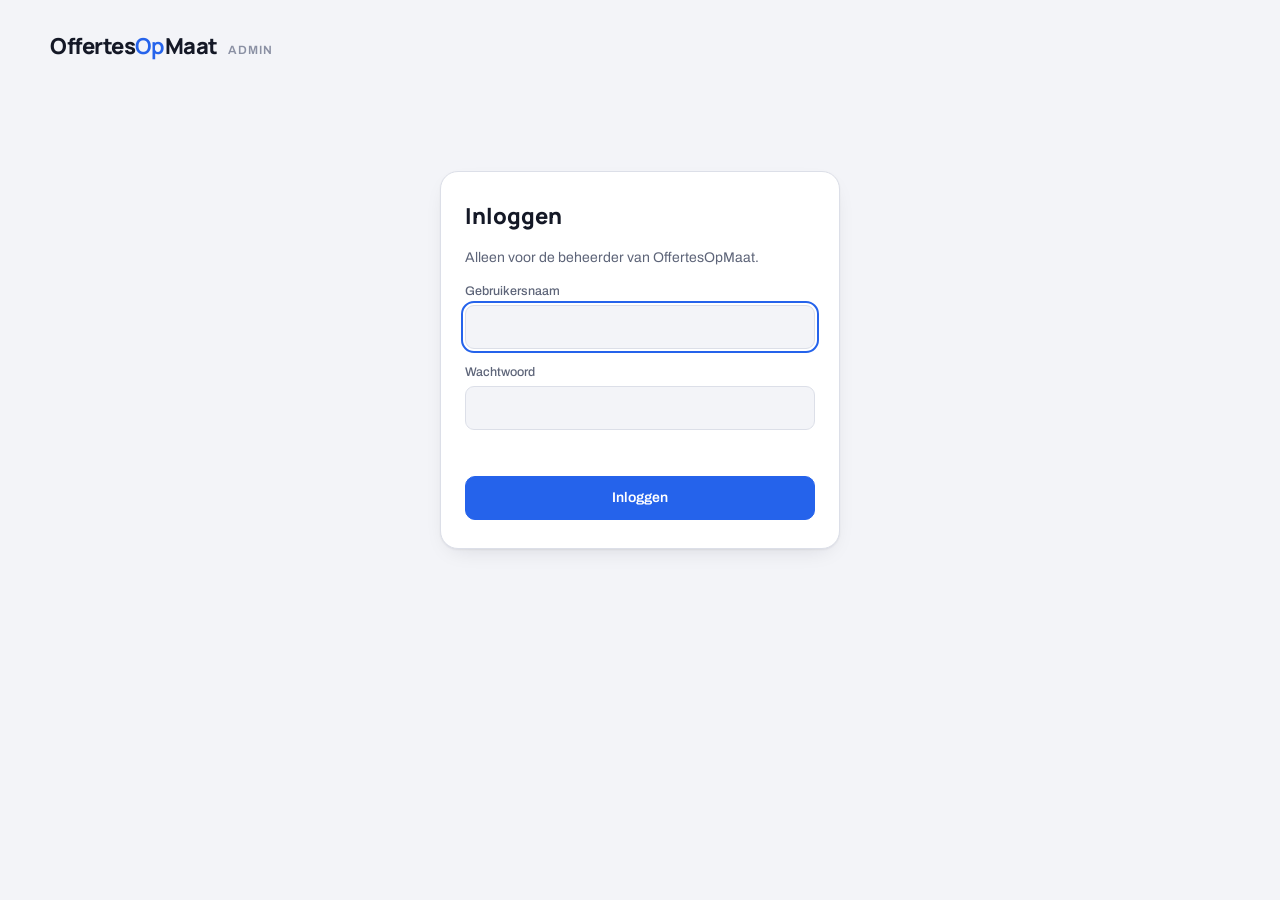
<file: admin/index.html>
<!DOCTYPE html>
<html lang="nl">
<head>
<title>OffertesOpMaat Admin</title>
<meta charset="utf-8">
<meta name="viewport" content="width=device-width, initial-scale=1, viewport-fit=cover">
<meta name="robots" content="noindex, nofollow">
<link rel="icon" href="/favicon.ico" sizes="any">
<link rel="preconnect" href="https://fonts.googleapis.com">
<link rel="preconnect" href="https://fonts.gstatic.com" crossorigin>
<link rel="stylesheet" href="https://fonts.googleapis.com/css2?family=Archivo:wght@400;500;600&family=Manrope:wght@600;700;800&display=swap">
<style>
/* Layout: werkbank — tellers bovenaan, klantkaarten in een raster, klantdossier schuift rechts in (mobiel: volledig scherm) */
:root {
  --bg: #f3f4f8; --surface: #ffffff; --surface2: #eceef4; --line: #dcdfe8; --fg: #141826; --mut: #5d6478; --mut2: #8a90a3;
  --ac: #2563eb; --ac-soft: #e3ebfd; --ok: #15803d; --ok-soft: #dcf3e4; --warn: #b45309; --warn-soft: #fbeedb; --bad: #b91c1c; --bad-soft: #fbe2e2;
  --display: Manrope, "Segoe UI", system-ui, sans-serif; --body: Archivo, "Segoe UI", system-ui, sans-serif;
  --shadow: 0 1px 2px rgb(20 24 38 / .06), 0 8px 24px -12px rgb(20 24 38 / .18);
}
@media (prefers-color-scheme: dark) { :root:not([data-theme="light"]) {
  --bg: #0d111c; --surface: #151a27; --surface2: #1c2232; --line: #2a3145; --fg: #eef0f6; --mut: #a3aac0; --mut2: #747c94;
  --ac: #5b8cff; --ac-soft: #1b2a4d; --ok: #4ade80; --ok-soft: #133022; --warn: #fbbf24; --warn-soft: #3a2c10; --bad: #f87171; --bad-soft: #3d1717;
  --shadow: 0 1px 2px rgb(0 0 0 / .3), 0 8px 24px -12px rgb(0 0 0 / .6); color-scheme: dark } }
:root[data-theme="dark"] {
  --bg: #0d111c; --surface: #151a27; --surface2: #1c2232; --line: #2a3145; --fg: #eef0f6; --mut: #a3aac0; --mut2: #747c94;
  --ac: #5b8cff; --ac-soft: #1b2a4d; --ok: #4ade80; --ok-soft: #133022; --warn: #fbbf24; --warn-soft: #3a2c10; --bad: #f87171; --bad-soft: #3d1717;
  --shadow: 0 1px 2px rgb(0 0 0 / .3), 0 8px 24px -12px rgb(0 0 0 / .6); color-scheme: dark }

* { box-sizing: border-box }
[hidden] { display: none !important }
body { background: var(--bg); color: var(--fg); font-family: var(--body); font-size: 15px; line-height: 1.5;
  padding-left: max(16px, env(safe-area-inset-left, 0px)); padding-right: max(16px, env(safe-area-inset-right, 0px)); padding-block: 0 48px }
button, input, select, textarea { font: inherit; color: inherit }
button { cursor: pointer }
:focus-visible { outline: 2px solid var(--ac); outline-offset: 2px }
.wrap { max-width: 1180px; margin: 0 auto }

header.top { display: flex; align-items: center; justify-content: space-between; gap: 12px; flex-wrap: wrap; padding-block: 22px 18px }
.brand { display: flex; align-items: baseline; gap: 10px }
.brand h1 { margin: 0; font-family: var(--display); font-weight: 800; font-size: 22px; letter-spacing: -.02em }
.brand h1 b { color: var(--ac) }
.brand span { font-size: 12px; font-weight: 600; letter-spacing: .08em; text-transform: uppercase; color: var(--mut2) }
.btn { display: inline-flex; align-items: center; gap: 8px; min-height: 40px; padding: 0 16px; border-radius: 10px; border: 1px solid var(--line); background: var(--surface); font-weight: 600; font-size: 14px }
.btn:hover { border-color: var(--mut2) }
.btn.pri { background: var(--ac); border-color: var(--ac); color: #fff }
.btn.pri:hover { filter: brightness(1.08) }
.btn.danger { color: var(--bad) }
.btn.small { min-height: 32px; padding: 0 12px; font-size: 13px }

.stats { display: grid; grid-template-columns: repeat(5, minmax(0, 1fr)); gap: 10px; margin-bottom: 18px }
@media (max-width: 860px) { .stats { grid-template-columns: repeat(2, minmax(0, 1fr)) } .stats .st:last-child { grid-column: 1 / -1 } }
.st { background: var(--surface); border: 1px solid var(--line); border-radius: 14px; padding: 14px 16px }
.st .n { font-family: var(--display); font-weight: 800; font-size: 26px; letter-spacing: -.02em; font-variant-numeric: tabular-nums }
.st .l { font-size: 13px; color: var(--mut) }
.st.alert .n { color: var(--bad) }

.alerts { display: grid; gap: 8px; margin-bottom: 16px }
.alertrow { display: flex; gap: 10px; align-items: center; padding: 10px 14px; border-radius: 12px; background: var(--bad-soft); color: var(--bad); font-weight: 600; font-size: 14px; border: 0; text-align: left; width: 100% }
.alertrow.warn { background: var(--warn-soft); color: var(--warn) }

.toolbar { display: flex; gap: 10px; flex-wrap: wrap; align-items: center; margin-bottom: 14px }
.search { flex: 1 1 260px; min-width: 0; height: 42px; padding: 0 14px; border-radius: 10px; border: 1px solid var(--line); background: var(--surface) }
.chips { display: flex; gap: 6px; flex-wrap: wrap; margin-bottom: 16px }
.chip { height: 32px; padding: 0 12px; border-radius: 999px; border: 1px solid var(--line); background: var(--surface); font-size: 13px; font-weight: 500; color: var(--mut) }
.chip[aria-pressed="true"] { background: var(--fg); border-color: var(--fg); color: var(--bg) }
.chip .c { font-variant-numeric: tabular-nums; opacity: .7; margin-left: 4px }

.grid { display: grid; grid-template-columns: repeat(auto-fill, minmax(280px, 1fr)); gap: 12px }
.card { display: grid; gap: 10px; text-align: left; padding: 16px; border-radius: 14px; border: 1px solid var(--line); background: var(--surface); box-shadow: var(--shadow); min-width: 0 }
.card:hover { border-color: var(--mut2) }
.card .row { display: flex; justify-content: space-between; align-items: flex-start; gap: 10px }
.card h3 { margin: 0; font-family: var(--display); font-weight: 700; font-size: 17px; letter-spacing: -.01em; overflow-wrap: anywhere }
.card .who { font-size: 13px; color: var(--mut); overflow-wrap: anywhere }
.card .meta { display: flex; gap: 6px 14px; flex-wrap: wrap; font-size: 12.5px; color: var(--mut2); font-variant-numeric: tabular-nums }
.card .meta b { color: var(--bad); font-weight: 600 }
.card .meta i { font-style: normal; color: var(--warn); font-weight: 600 }

.pill { flex: none; display: inline-flex; align-items: center; gap: 6px; height: 24px; padding: 0 10px; border-radius: 999px; font-size: 12px; font-weight: 600; white-space: nowrap; background: var(--surface2); color: var(--mut) }
.pill::before { content: ""; width: 6px; height: 6px; border-radius: 50%; background: currentColor }
.pill.s-lead { background: var(--surface2); color: var(--mut) }
.pill.s-actief { background: var(--ac-soft); color: var(--ac) }
.pill.s-werk { background: var(--warn-soft); color: var(--warn) }
.pill.s-klaar { background: var(--ok-soft); color: var(--ok) }
.pill.s-weg { background: var(--surface2); color: var(--mut2) }

.empty { padding: 48px 20px; text-align: center; border: 1px dashed var(--line); border-radius: 14px; color: var(--mut) }
.empty h2 { margin: 0 0 6px; font-family: var(--display); font-size: 18px; color: var(--fg) }
.note { font-size: 13px; color: var(--mut2); margin-top: 14px }

/* Dossier */
.scrim { position: fixed; inset: 0; background: rgb(8 10 18 / .45); z-index: 40 }
.panel { position: fixed; top: 0; right: 0; bottom: 0; width: min(560px, 100%); z-index: 41; background: var(--bg); border-left: 1px solid var(--line); display: flex; flex-direction: column;
  padding-top: env(safe-area-inset-top, 0px); padding-bottom: env(safe-area-inset-bottom, 0px); padding-right: env(safe-area-inset-right, 0px) }
.panel .ph { display: flex; align-items: center; justify-content: space-between; gap: 10px; padding: 14px 18px; border-bottom: 1px solid var(--line); background: var(--surface) }
.panel .ph h2 { margin: 0; font-family: var(--display); font-weight: 800; font-size: 19px; letter-spacing: -.02em; min-width: 0; overflow-wrap: anywhere }
.panel .pb { overflow-y: auto; padding: 18px; display: grid; gap: 18px; align-content: start }
.sec { background: var(--surface); border: 1px solid var(--line); border-radius: 14px; padding: 14px 16px; display: grid; gap: 12px }
.sec h4 { margin: 0; font-size: 12px; font-weight: 600; letter-spacing: .08em; text-transform: uppercase; color: var(--mut2) }
.fields { display: grid; grid-template-columns: 1fr 1fr; gap: 10px }
@media (max-width: 520px) { .fields { grid-template-columns: 1fr } }
.f { display: grid; gap: 4px; min-width: 0 }
.f.full { grid-column: 1 / -1 }
.f label { font-size: 12.5px; color: var(--mut); font-weight: 500 }
.f input, .f select, .f textarea { width: 100%; min-width: 0; height: 38px; padding: 0 10px; border-radius: 9px; border: 1px solid var(--line); background: var(--bg) }
.f textarea { height: auto; min-height: 90px; padding: 8px 10px; resize: vertical }
.linkrow { display: flex; gap: 6px; align-items: center }
.linkrow input { flex: 1 }
.linkrow a { flex: none; font-size: 13px; font-weight: 600; color: var(--ac); text-decoration: none; padding: 0 6px }
.saved { font-size: 12px; color: var(--mut2); min-height: 18px }

.todo { display: grid; gap: 6px }
.ti { display: flex; gap: 10px; align-items: flex-start; padding: 8px 10px; border-radius: 10px; background: var(--bg); border: 1px solid var(--line) }
.ti input[type=checkbox] { margin-top: 3px; width: 17px; height: 17px; accent-color: var(--ok); flex: none }
.ti .tx { flex: 1; min-width: 0; overflow-wrap: anywhere }
.ti.done .tx { color: var(--mut2); text-decoration: line-through }
.ti .d { font-size: 11.5px; color: var(--mut2); font-variant-numeric: tabular-nums; white-space: nowrap }
.ti button { border: 0; background: none; color: var(--mut2); font-size: 18px; line-height: 1; padding: 0 2px }
.addrow { display: flex; gap: 8px }
.addrow input { flex: 1; min-width: 0; height: 38px; padding: 0 10px; border-radius: 9px; border: 1px solid var(--line); background: var(--bg) }

.log { display: grid; gap: 8px; font-size: 13.5px }
.log div { display: grid; grid-template-columns: 88px 1fr; gap: 10px }
.log time { color: var(--mut2); font-variant-numeric: tabular-nums }
.confirm { display: flex; gap: 8px; align-items: center; flex-wrap: wrap; padding: 10px 12px; border-radius: 10px; background: var(--bad-soft); color: var(--bad); font-size: 14px; font-weight: 600 }

.toast { position: fixed; left: 50%; transform: translateX(-50%); bottom: calc(18px + env(safe-area-inset-bottom, 0px)); z-index: 60; background: var(--fg); color: var(--bg); padding: 10px 16px; border-radius: 10px; font-size: 14px; font-weight: 500 }
.gate { max-width: 440px; margin: 12vh auto 0; text-align: center; color: var(--mut) }
.gate h2 { font-family: var(--display); color: var(--fg) }
@media (prefers-reduced-motion: no-preference) { .panel { animation: slide .18s ease-out } @keyframes slide { from { transform: translateX(24px); opacity: .6 } } }
.login { max-width: 400px; margin: 10vh auto 0; background: var(--surface); border: 1px solid var(--line); border-radius: 18px; padding: 28px 24px; box-shadow: var(--shadow); display: grid; gap: 14px }
.login h2 { margin: 0; font-family: var(--display); font-weight: 800; font-size: 22px }
.login p { margin: 0; color: var(--mut); font-size: 14px }
.login .f input { height: 44px }
.login .fout { color: var(--bad); font-size: 13.5px; min-height: 18px }
.copyrow { display: flex; gap: 6px; align-items: center }
.copyrow input { flex: 1; min-width: 0; height: 38px; padding: 0 10px; border-radius: 9px; border: 1px solid var(--line); background: var(--bg); font-size: 12.5px; color: var(--mut) }
.hint { font-size: 12.5px; color: var(--mut2) }
</style>

</head>
<body>
<div class="wrap">
  <header class="top">
    <div class="brand"><h1>Offertes<b>Op</b>Maat</h1><span>Admin</span></div>
    <div style="display:flex;gap:8px;flex-wrap:wrap"><button class="btn" id="btnUit" type="button" hidden>Uitloggen</button><button class="btn pri" id="btnNieuw" type="button" disabled hidden>+ Nieuwe klant</button></div>
  </header>

  <form class="login" id="login" hidden novalidate>
    <h2>Inloggen</h2>
    <p>Alleen voor de beheerder van OffertesOpMaat.</p>
    <div class="f"><label for="lgNaam">Gebruikersnaam</label><input id="lgNaam" autocomplete="username" autocapitalize="off"></div>
    <div class="f"><label for="lgPw">Wachtwoord</label><input id="lgPw" type="password" autocomplete="current-password"></div>
    <div class="fout" id="lgFout"></div>
    <button class="btn pri" type="submit" id="lgJa" style="justify-content:center;min-height:44px">Inloggen</button>
  </form>
  <div id="main" hidden>
    <section class="stats" aria-label="Overzicht">
      <div class="st"><div class="n" id="sActief">–</div><div class="l">Lopende klanten</div></div>
      <div class="st"><div class="n" id="sWerk">–</div><div class="l">In productie of bijschaven</div></div>
      <div class="st"><div class="n" id="sKlaar">–</div><div class="l">Opgeleverd totaal</div></div>
      <div class="st"><div class="n" id="sPunten">–</div><div class="l">Open bijschaafpunten</div></div>
      <div class="st"><div class="n" id="sOmzet">–</div><div class="l">Omzet (betaald)</div></div>
    </section>
    <div class="alerts" id="alerts"></div>
    <div class="toolbar">
      <input class="search" id="zoek" type="search" placeholder="Zoek op bedrijf, naam, e-mail, telefoon of plaats" aria-label="Zoeken">
    </div>
    <div class="chips" id="chips" role="group" aria-label="Filter op status"></div>
    <div id="lijst"><div class="empty"><h2>Klanten laden…</h2>Even geduld, je klantenbestand wordt opgehaald.</div></div>
    <p class="note" id="note"></p>
  </div>
</div>

<div id="paneel" hidden></div>
<div class="toast" id="toast" hidden></div>

<script src="supabase.js"></script>
<script>
const STATUSSEN = [
  { k: 'aanvraag', t: 'Aanvraag', g: 'lead' },
  { k: 'gesprek', t: 'Gesprek gepland', g: 'lead' },
  { k: 'betaald', t: 'Betaald', g: 'actief' },
  { k: 'intake', t: 'Intake ontvangen', g: 'actief' },
  { k: 'productie', t: 'In productie', g: 'werk' },
  { k: 'opgeleverd', t: 'Opgeleverd', g: 'klaar' },
  { k: 'bijschaven', t: 'Bijschaven', g: 'werk' },
  { k: 'afgerond', t: 'Afgerond', g: 'klaar' },
  { k: 'afgehaakt', t: 'Afgehaakt', g: 'weg' },
];
const ST = Object.fromEntries(STATUSSEN.map(s => [s.k, s]));
const DATUMS = [['aanvraag', 'Aanvraag binnen'], ['gesprek', 'Gesprek'], ['betaald', 'Betaald'], ['intake', 'Intake binnen'], ['opgeleverd', 'Opgeleverd']];

let sb = null, apps = {}, klanten = [], filter = 'alle', zoek = '', openId = null, magSchrijven = false, geladen = false;
const $ = s => document.querySelector(s);
const esc = s => String(s ?? '').replace(/[&<>"']/g, c => ({ '&': '&amp;', '<': '&lt;', '>': '&gt;', '"': '&quot;', "'": '&#39;' }[c]));
const vandaag = () => new Date().toISOString().slice(0, 10);
const fmtD = d => d ? new Date(d + 'T12:00:00').toLocaleDateString('nl-NL', { day: 'numeric', month: 'short', year: 'numeric' }) : '';
const dagenSinds = d => d ? Math.floor((Date.now() - new Date(d + 'T00:00:00')) / 864e5) : null;
const eur = n => '€ ' + Number(n || 0).toLocaleString('nl-NL', { maximumFractionDigits: 0 });

function toast(t) { const el = $('#toast'); el.textContent = t; el.hidden = false; clearTimeout(toast.t); toast.t = setTimeout(() => el.hidden = true, 2200) }

// 5-dagen-belofte: telt vanaf intake (of betaald) zolang er nog niet is opgeleverd
function deadline(k) {
  if (!['betaald', 'intake', 'productie'].includes(k.status)) return null;
  const start = k.datums?.intake || k.datums?.betaald; if (!start) return null;
  return 5 - dagenSinds(start);
}

function render() {
  const lopend = klanten.filter(k => !['afgerond', 'afgehaakt', 'opgeleverd'].includes(k.status));
  $('#sActief').textContent = lopend.length;
  $('#sWerk').textContent = klanten.filter(k => ['productie', 'bijschaven'].includes(k.status)).length;
  $('#sKlaar').textContent = klanten.filter(k => k.datums?.opgeleverd).length;
  const open = klanten.reduce((n, k) => n + (k.punten || []).filter(p => !p.klaar).length, 0);
  $('#sPunten').textContent = open;
  $('#sPunten').parentElement.classList.toggle('alert', open > 0);
  $('#sOmzet').textContent = eur(klanten.filter(k => k.datums?.betaald).reduce((n, k) => n + (Number(k.prijs) || 0), 0));

  const al = [];
  klanten.forEach(k => { const d = deadline(k); if (d !== null && d <= 1) al.push(`<button class="alertrow${d < 0 ? '' : ' warn'}" data-open="${esc(k.id)}" type="button">${d < 0 ? '⚠ ' + esc(k.bedrijf) + ' is ' + (-d) + ' dag' + (d === -1 ? '' : 'en') + ' over de 5-dagen-belofte' : '⏱ ' + esc(k.bedrijf) + ': nog ' + d + ' dag' + (d === 1 ? '' : 'en') + ' tot de deadline'}</button>`) });
  $('#alerts').innerHTML = al.join('');

  const telling = s => s === 'alle' ? klanten.length : klanten.filter(k => k.status === s).length;
  $('#chips').innerHTML = [['alle', 'Alle'], ...STATUSSEN.map(s => [s.k, s.t])]
    .filter(([k]) => k === 'alle' || telling(k) > 0 || filter === k)
    .map(([k, t]) => `<button class="chip" type="button" data-f="${k}" aria-pressed="${filter === k}">${t}<span class="c">${telling(k)}</span></button>`).join('');

  const q = zoek.trim().toLowerCase();
  const lijst = klanten.filter(k => (filter === 'alle' || k.status === filter) &&
    (!q || [k.bedrijf, k.contact, k.email, k.telefoon, k.plaats, k.branche, k.website].some(v => String(v || '').toLowerCase().includes(q))))
    .sort((a, b) => String(b.bijgewerkt || '').localeCompare(String(a.bijgewerkt || '')));

  if (!geladen) return;
  if (!klanten.length) { $('#lijst').innerHTML = `<div class="empty"><h2>Nog geen klanten</h2>Klik op "+ Nieuwe klant" om je eerste klantkaart aan te maken.</div>`; return }
  if (!lijst.length) { $('#lijst').innerHTML = `<div class="empty"><h2>Niets gevonden</h2>Geen klant past bij deze zoekopdracht of dit filter.</div>`; return }
  $('#lijst').innerHTML = '<div class="grid">' + lijst.map(k => {
    const s = ST[k.status] || ST.aanvraag, d = deadline(k), op = (k.punten || []).filter(p => !p.klaar).length;
    const meta = [];
    if (k.datums?.opgeleverd) meta.push('Opgeleverd ' + fmtD(k.datums.opgeleverd));
    else if (k.datums?.aanvraag) meta.push('Aanvraag ' + fmtD(k.datums.aanvraag));
    if (d !== null) meta.push(d < 0 ? `<b>${-d} dag${d === -1 ? '' : 'en'} te laat</b>` : `Nog ${d} dag${d === 1 ? '' : 'en'}`);
    if (op) meta.push(`<i>${op} open punt${op === 1 ? '' : 'en'}</i>`);
    return `<button class="card" type="button" data-open="${esc(k.id)}">
      <div class="row"><h3>${esc(k.bedrijf || 'Naamloos')}</h3><span class="pill s-${s.g}">${s.t}</span></div>
      <div class="who">${esc([k.contact, k.branche, k.plaats].filter(Boolean).join(' · ') || 'Nog geen contactgegevens')}</div>
      <div class="meta">${meta.join('')}</div></button>`;
  }).join('') + '</div>';
  if (openId) renderPaneel(false);
}

// ---------- dossier ----------
function klant(id) { return klanten.find(k => k.id === id) }
function openPaneel(id) { openId = id; renderPaneel(true) }
function sluitPaneel() { openId = null; $('#paneel').hidden = true; $('#paneel').innerHTML = '' }

function renderPaneel(volledig) {
  const k = klant(openId); if (!k) { sluitPaneel(); return }
  const p = $('#paneel');
  if (!volledig && p.contains(document.activeElement) && document.activeElement.matches('input:not([type=checkbox]),textarea')) { renderLijstjes(k); return }
  const ro = magSchrijven ? '' : 'disabled';
  const veld = (n, l, type = 'text', full = false) => `<div class="f${full ? ' full' : ''}"><label for="v-${n}">${l}</label><input id="v-${n}" data-veld="${n}" type="${type}" value="${esc(k[n])}" ${ro}></div>`;
  const link = (n, l) => `<div class="f full"><label for="v-${n}">${l}</label><div class="linkrow"><input id="v-${n}" data-veld="${n}" type="url" value="${esc(k[n])}" placeholder="https://…" ${ro}>${k[n] ? `<a href="${esc(k[n])}" target="_blank" rel="noopener">Open ↗</a>` : ''}</div></div>`;
  p.innerHTML = `<div class="scrim" data-sluit></div><aside class="panel" role="dialog" aria-modal="true" aria-labelledby="pTitel">
    <div class="ph"><h2 id="pTitel">${esc(k.bedrijf || 'Naamloos')}</h2><button class="btn small" type="button" data-sluit>Sluiten</button></div>
    <div class="pb">
      <div class="sec"><h4>Status</h4>
        <div class="fields">
          <div class="f"><label for="v-status">Fase</label><select id="v-status" data-veld="status" ${ro}>${STATUSSEN.map(s => `<option value="${s.k}"${k.status === s.k ? ' selected' : ''}>${s.t}</option>`).join('')}</select></div>
          <div class="f"><label for="v-prijs">Prijs (€)</label><input id="v-prijs" data-veld="prijs" type="number" min="0" step="1" value="${esc(k.prijs)}" ${ro}></div>
          ${DATUMS.map(([n, l]) => `<div class="f"><label for="d-${n}">${l}</label><input id="d-${n}" data-datum="${n}" type="date" value="${esc(k.datums?.[n] || '')}" ${ro}></div>`).join('')}
        </div>
      </div>
      <div class="sec"><h4>Bijschaafpunten</h4>
        <div class="todo" id="todo"></div>
        ${magSchrijven ? `<form class="addrow" id="addPunt"><input id="nieuwPunt" placeholder="Bijv. logo iets groter op het voorblad" aria-label="Nieuw bijschaafpunt"><button class="btn small pri" type="submit">Toevoegen</button></form>` : ''}
      </div>
      <div class="sec"><h4>Bedrijf & contact</h4>
        <div class="fields">
          ${veld('bedrijf', 'Bedrijfsnaam', 'text', true)}${veld('contact', 'Contactpersoon')}${veld('telefoon', 'Telefoon', 'tel')}
          ${veld('email', 'E-mail', 'email')}${veld('plaats', 'Plaats')}${veld('branche', 'Type bedrijf / specialiteit', 'text', true)}${veld('website', 'Website', 'url', true)}
        </div>
      </div>
      <div class="sec"><h4>Oplevering</h4>
        <div class="fields">${veld('slug', 'App-code (map op de site)', 'text', true)}</div>
        ${appBlok(k)}
      </div>
      <div class="sec"><h4>Notities</h4>
        <div class="f full"><label for="v-notities">Alles wat je later moet weten: wensen, afspraken, huisstijl, bijzonderheden</label><textarea id="v-notities" data-veld="notities" ${ro}>${esc(k.notities)}</textarea></div>
      </div>
      <div class="sec"><h4>Geschiedenis</h4><div class="log" id="log"></div></div>
      <div class="saved" id="saved"></div>
      ${magSchrijven ? `<div id="delZone"><button class="btn small danger" type="button" id="btnDel">Klantkaart verwijderen</button></div>` : ''}
    </div></aside>`;
  p.hidden = false;
  renderLijstjes(k);
}

function renderLijstjes(k) {
  const t = $('#todo'); if (!t) return;
  const punten = k.punten || [];
  t.innerHTML = punten.length ? punten.map(pt => `<div class="ti${pt.klaar ? ' done' : ''}">
      <input type="checkbox" data-punt="${esc(pt.id)}" ${pt.klaar ? 'checked' : ''} ${magSchrijven ? '' : 'disabled'} aria-label="Afgevinkt">
      <span class="tx">${esc(pt.tekst)}</span><span class="d">${fmtD(pt.datum)}</span>
      ${magSchrijven ? `<button type="button" data-delpunt="${esc(pt.id)}" aria-label="Punt verwijderen">×</button>` : ''}</div>`).join('')
    : '<div class="note" style="margin:0">Geen bijschaafpunten. Voeg hieronder een wens van de klant toe.</div>';
  $('#log').innerHTML = (k.log || []).slice().reverse().slice(0, 40).map(l => `<div><time>${fmtD(l.datum)}</time><span>${esc(l.tekst)}</span></div>`).join('') || '<div class="note" style="margin:0">Nog geen geschiedenis.</div>';
}

// ---------- schrijven ----------
const wachtrij = {};
async function schrijf(id, patch, melding) {
  const k = klant(id); if (!k || !sb) return;
  patch.bijgewerkt = new Date().toISOString();
  Object.assign(k, JSON.parse(JSON.stringify(patch)));
  const { id: _i, ...data } = k;
  const vorige = wachtrij[id] || Promise.resolve();
  wachtrij[id] = vorige.then(() => sb.from('klanten').update({ data: JSON.parse(JSON.stringify(data)), bijgewerkt: patch.bijgewerkt }).eq('id', id)).then(r => {
    if (r.error) throw r.error;
    const s = $('#saved'); if (s) s.textContent = 'Opgeslagen om ' + new Date().toLocaleTimeString('nl-NL', { hour: '2-digit', minute: '2-digit' });
    if (melding) toast(melding);
  }).catch(e => toast(/JWT|auth/i.test(e?.message || '') ? 'Je bent uitgelogd. Log opnieuw in.' : 'Opslaan mislukt. Probeer het opnieuw.'));
  return wachtrij[id];
}
function metLog(k, tekst) { return [...(k.log || []), { datum: vandaag(), tekst }].slice(-200) }

const timers = {};
document.addEventListener('input', e => {
  const el = e.target;
  if (el.id === 'zoek') { zoek = el.value; render(); return }
  if (!openId || !el.dataset.veld || el.tagName === 'SELECT') return;
  const id = openId, veld = el.dataset.veld, waarde = el.type === 'number' ? (el.value === '' ? '' : Number(el.value)) : el.value;
  clearTimeout(timers[veld]); timers[veld] = setTimeout(() => schrijf(id, { [veld]: waarde }), 700);
  if (veld === 'bedrijf') $('#pTitel').textContent = el.value || 'Naamloos';
});
document.addEventListener('change', e => {
  const el = e.target, k = klant(openId); if (!k) return;
  if (el.dataset.veld === 'status') {
    const s = el.value, patch = { status: s, log: metLog(k, 'Status: ' + ST[s].t) };
    if (DATUMS.some(([n]) => n === s) && !k.datums?.[s]) patch.datums = { ...(k.datums || {}), [s]: vandaag() };
    schrijf(k.id, patch, 'Status bijgewerkt'); render(); renderPaneel(true);
  } else if (el.dataset.datum) {
    schrijf(k.id, { datums: { ...(k.datums || {}), [el.dataset.datum]: el.value } }); render();
  } else if (el.dataset.punt) {
    const punten = (k.punten || []).map(p => p.id === el.dataset.punt ? { ...p, klaar: el.checked } : p);
    const pt = punten.find(p => p.id === el.dataset.punt);
    schrijf(k.id, { punten, log: metLog(k, (el.checked ? 'Afgevinkt: ' : 'Heropend: ') + pt.tekst) }); renderLijstjes(k); render();
  }
});
document.addEventListener('submit', e => {
  if (e.target.id !== 'addPunt') return; e.preventDefault();
  const inp = $('#nieuwPunt'), tekst = inp.value.trim(), k = klant(openId); if (!tekst || !k) return;
  const punten = [...(k.punten || []), { id: Math.random().toString(36).slice(2, 9), tekst, klaar: false, datum: vandaag() }];
  const patch = { punten, log: metLog(k, 'Bijschaafpunt: ' + tekst) };
  if (['opgeleverd', 'afgerond'].includes(k.status)) { patch.status = 'bijschaven'; patch.log = metLog({ log: patch.log }, 'Status: Bijschaven') }
  inp.value = ''; schrijf(k.id, patch, 'Punt toegevoegd'); renderLijstjes(k); render();
  if (patch.status) renderPaneel(true);
});
document.addEventListener('click', e => {
  const t = e.target.closest('[data-open],[data-sluit],[data-f],[data-delpunt],#btnNieuw,#btnDel,#delJa,#delNee'); if (!t) return;
  if (t.dataset.open) openPaneel(t.dataset.open);
  else if (t.hasAttribute('data-sluit')) sluitPaneel();
  else if (t.dataset.f) { filter = t.dataset.f; render() }
  else if (t.dataset.delpunt) { const k = klant(openId); schrijf(k.id, { punten: (k.punten || []).filter(p => p.id !== t.dataset.delpunt) }); renderLijstjes(k); render() }
  else if (t.id === 'btnNieuw') nieuweKlant();
  else if (t.id === 'btnDel') $('#delZone').innerHTML = `<div class="confirm">Deze klantkaart definitief verwijderen? <button class="btn small danger" id="delJa" type="button">Ja, verwijderen</button><button class="btn small" id="delNee" type="button">Annuleren</button></div>`;
  else if (t.id === 'delNee') renderPaneel(true);
  else if (t.id === 'delJa') { const id = openId; sluitPaneel(); klanten = klanten.filter(k => k.id !== id); render(); sb.from('klanten').delete().eq('id', id).then(r => toast(r.error ? 'Verwijderen mislukt' : 'Klantkaart verwijderd')) }
});
document.addEventListener('keydown', e => { if (e.key === 'Escape' && openId) sluitPaneel() });

async function nieuweKlant() {
  if (!sb) return;
  const id = 'k-' + Date.now().toString(36);
  const k = { bedrijf: '', contact: '', email: '', telefoon: '', plaats: '', branche: '', website: '', status: 'aanvraag', prijs: 300,
    datums: { aanvraag: vandaag() }, punten: [], notities: '', appUrl: '', klaarUrl: '', slug: '', log: [{ datum: vandaag(), tekst: 'Klantkaart aangemaakt' }],
    aangemaakt: new Date().toISOString(), bijgewerkt: new Date().toISOString() };
  try { const r = await sb.from('klanten').insert({ id, data: k }); if (r.error) throw r.error; klanten.push({ id, ...k }); openPaneel(id); setTimeout(() => $('#v-bedrijf')?.focus(), 50) }
  catch (e) { toast(e?.code === 'quota_exceeded' ? 'Opslag is vol.' : 'Aanmaken mislukt. Probeer het opnieuw.') }
}

// ---------- app-links per klant ----------
const SITE = 'https://offertesopmaat.com/app/';
function appBlok(k) {
  if (!k.slug) return '<p class="hint">Vul de app-code in zodra de offerte-app gebouwd is, bijvoorbeeld bouwbij-services-k7x2.</p>';
  const s = apps[k.slug];
  if (!s) return `<p class="hint">Voor deze app-code bestaat nog geen persoonlijke link.</p><button class="btn small" type="button" id="btnMaakApp">Persoonlijke link aanmaken</button>`;
  const app = SITE + k.slug + '/#k=' + s, klaar = SITE + k.slug + '/klaar.html#k=' + s;
  const rij = (l, u, n) => `<div class="f full"><label>${l}</label><div class="copyrow"><input readonly value="${esc(u)}" id="cp-${n}" aria-label="${l}"><button class="btn small" type="button" data-kopieer="cp-${n}">Kopieer</button><a class="btn small" href="${esc(u)}" target="_blank" rel="noopener">Open</a></div></div>`;
  return `<div class="fields">${rij('Afleverpagina (stuur deze naar de klant)', klaar, 'klaar')}${rij('Offerte-app', app, 'app')}</div>
    <p class="hint">Iedereen met deze link kan bij de offertes van deze klant. Is de link ergens terechtgekomen waar hij niet hoort? Maak een nieuwe; de oude werkt dan niet meer.</p>
    <div id="sleutelZone"><button class="btn small danger" type="button" id="btnNieuweSleutel">Nieuwe link maken</button></div>`;
}
document.addEventListener('click', async e => {
  const t = e.target.closest('[data-kopieer],#btnMaakApp,#btnNieuweSleutel,#sleutelJa,#sleutelNee,#btnUit'); if (!t) return;
  const k = klant(openId);
  if (t.dataset.kopieer) { const inp = document.getElementById(t.dataset.kopieer); try { await navigator.clipboard.writeText(inp.value); toast('Gekopieerd') } catch { inp.select(); toast('Selecteer en kopieer met Ctrl+C') } }
  else if (t.id === 'btnMaakApp') { const r = await sb.rpc('admin_nieuwe_app', { p_slug: k.slug, p_bedrijf: k.bedrijf || '' }); if (r.error) { toast(/ongeldige/.test(r.error.message) ? 'Gebruik alleen kleine letters, cijfers en streepjes (min. 6 tekens)' : 'Aanmaken mislukt'); return } apps[k.slug] = r.data; renderPaneel(true); toast('Persoonlijke link aangemaakt') }
  else if (t.id === 'btnNieuweSleutel') $('#sleutelZone').innerHTML = `<div class="confirm">De oude link stopt direct met werken, ook op de apparaten van de klant. Doorgaan? <button class="btn small danger" id="sleutelJa" type="button">Ja, nieuwe link</button><button class="btn small" id="sleutelNee" type="button">Annuleren</button></div>`;
  else if (t.id === 'sleutelNee') renderPaneel(true);
  else if (t.id === 'sleutelJa') { const r = await sb.rpc('admin_nieuwe_sleutel', { p_slug: k.slug }); if (r.error) { toast('Mislukt'); return } apps[k.slug] = r.data; schrijf(k.id, { log: metLog(k, 'Nieuwe persoonlijke link gemaakt') }); renderPaneel(true); toast('Nieuwe link gemaakt. Stuur hem naar de klant.') }
  else if (t.id === 'btnUit') { await sb.auth.signOut(); location.reload() }
});

// ---------- inloggen & laden ----------
async function laad() {
  const [kr, ar] = await Promise.all([sb.from('klanten').select('id,data'), sb.from('apps').select('slug,sleutel')]);
  if (kr.error) throw kr.error;
  klanten = (kr.data || []).map(r => ({ id: r.id, ...r.data }));
  apps = Object.fromEntries((ar.data || []).map(a => [a.slug, a.sleutel]));
  geladen = true; render();
}
async function naInloggen() {
  const ok = await sb.rpc('is_admin');
  if (ok.error || !ok.data) { await sb.auth.signOut(); toonLogin('Dit account heeft geen toegang tot het admin-dashboard.'); return }
  $('#login').hidden = true; $('#main').hidden = false; $('#btnUit').hidden = false;
  magSchrijven = true; $('#btnNieuw').disabled = false; $('#btnNieuw').hidden = false;
  try { await laad() } catch { $('#note').textContent = 'Het klantenbestand kon niet worden geladen. Ververs de pagina.' }
}
function toonLogin(fout) { $('#main').hidden = true; $('#btnUit').hidden = true; $('#btnNieuw').disabled = true; $('#btnNieuw').hidden = true; $('#login').hidden = false; $('#lgFout').textContent = fout || ''; setTimeout(() => $('#lgNaam').focus(), 30) }
$('#login').addEventListener('submit', async e => {
  e.preventDefault();
  let naam = $('#lgNaam').value.trim(); const pw = $('#lgPw').value;
  if (!naam || !pw) { $('#lgFout').textContent = 'Vul je gebruikersnaam en wachtwoord in.'; return }
  const email = naam.includes('@') ? naam : naam.toLowerCase() + '@offertesopmaat.com';
  $('#lgJa').disabled = true; $('#lgFout').textContent = '';
  const r = await sb.auth.signInWithPassword({ email, password: pw });
  $('#lgJa').disabled = false;
  if (r.error) { $('#lgFout').textContent = /invalid/i.test(r.error.message) ? 'Gebruikersnaam of wachtwoord klopt niet.' : /rate|many/i.test(r.error.message) ? 'Te veel pogingen. Wacht een paar minuten.' : 'Inloggen lukte niet. Controleer je internetverbinding.'; return }
  $('#lgPw').value = ''; naInloggen();
});
(async () => {
  sb = window.supabase.createClient('https://sanqgqjfolygzzejbvhq.supabase.co', 'sb_publishable_Sasv3oQdP_mEByJ-lf_ekg_Z4nSJrfT', { auth: { persistSession: true, autoRefreshToken: true, storageKey: 'oom-admin' } });
  const { data } = await sb.auth.getSession();
  if (data.session) naInloggen(); else toonLogin();
  document.addEventListener('visibilitychange', () => { if (document.visibilityState === 'visible' && magSchrijven && !openId) laad().catch(() => {}) });
})();
</script>
</body>
</html>
</file>
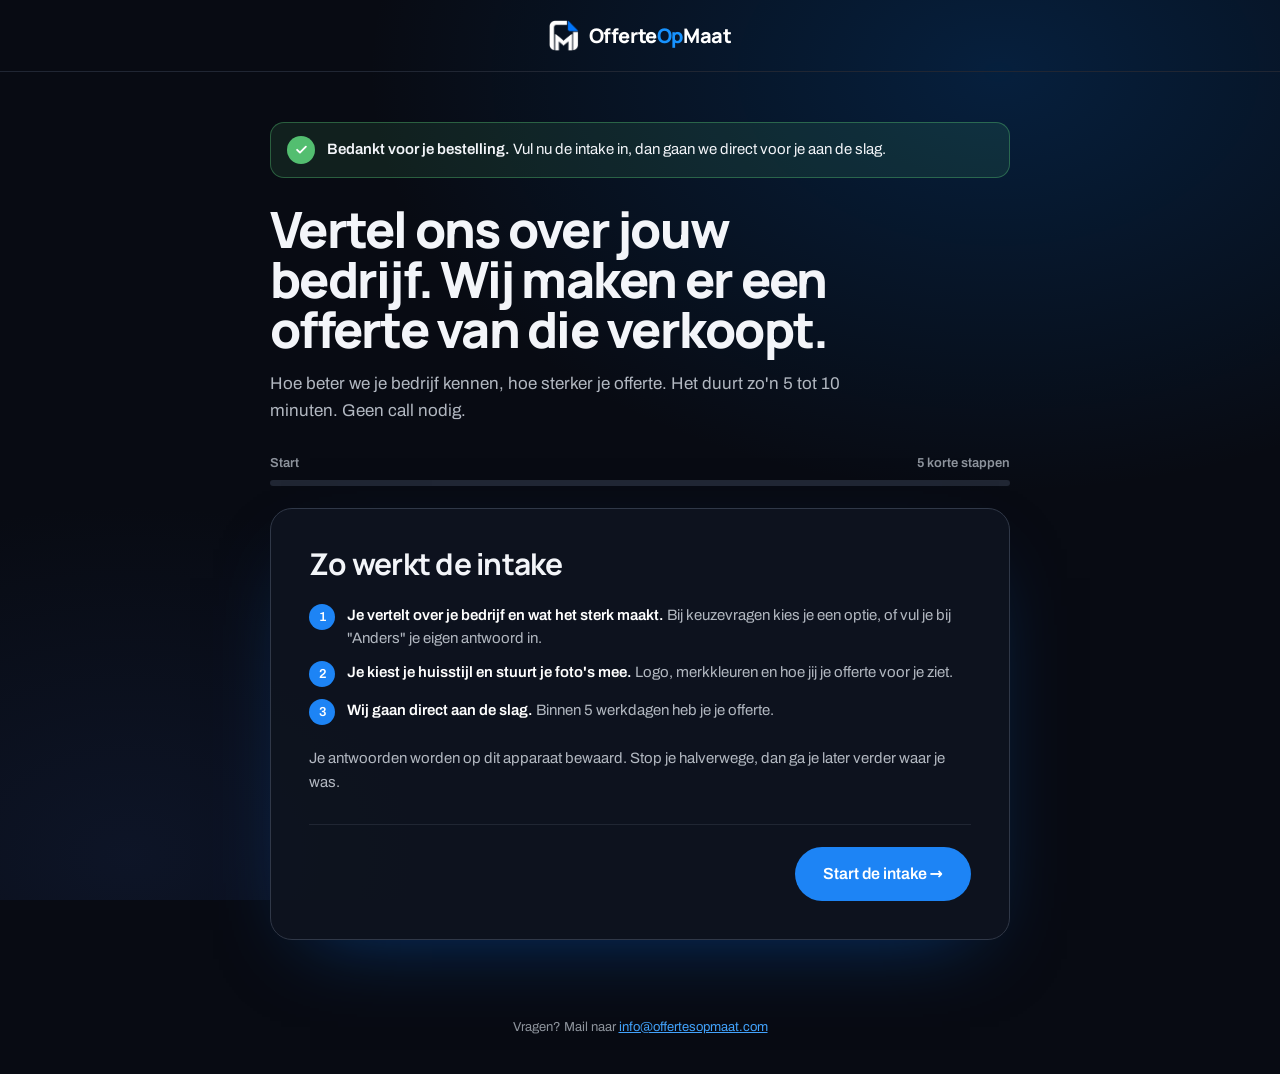
<file: intake/index.html>
<!DOCTYPE html>
<html lang="nl">
<head>
<meta charset="utf-8">
<meta name="viewport" content="width=device-width, initial-scale=1">
<title>Intake | OfferteOpMaat</title>
<meta name="robots" content="noindex, nofollow">
<link rel="icon" href="../favicon.ico" sizes="any">
<link rel="icon" type="image/png" sizes="32x32" href="../assets/favicon-32.png">
<link rel="apple-touch-icon" href="../assets/apple-touch-icon.png">
<link rel="stylesheet" href="fonts.css">
<style>
  :root { --bg: oklch(0.15 0.018 265); --bg3: oklch(0.13 0.016 265); --line: oklch(0.27 0.025 265); --line2: oklch(0.34 0.03 265); --ac: oklch(0.62 0.19 255); --ac2: oklch(0.70 0.16 250); --tx: oklch(0.97 0.005 260); --mut: oklch(0.78 0.015 260); --mut2: oklch(0.66 0.015 260); --err: oklch(0.70 0.17 25); --ok: oklch(0.72 0.15 150); }
  * { box-sizing: border-box; }
  body::before { content: ""; position: fixed; inset: 0; z-index: -1; background: radial-gradient(900px 600px at 78% 8%, oklch(0.42 0.14 255 / 0.32), transparent 70%), radial-gradient(700px 500px at 10% 95%, oklch(0.35 0.10 265 / 0.22), transparent 70%), var(--bg); }
  body { margin: 0; min-height: 100vh; background: var(--bg); color: var(--tx); font-family: Archivo, system-ui, sans-serif; -webkit-font-smoothing: antialiased; }
  a { color: var(--ac2); }
  input, textarea, select, button { font: inherit; color: inherit; }
  header { display: flex; justify-content: center; padding: 20px; border-bottom: 1px solid var(--line); }
  .logo { display: inline-flex; align-items: center; gap: 10px; color: #fff; text-decoration: none; font-family: Manrope, sans-serif; font-weight: 800; font-size: 20px; letter-spacing: -0.02em; }
  .logo img { width: 30px; height: auto; display: block; }
  .logo b { color: oklch(0.66 0.19 252); font-weight: 800; }
  main { max-width: 780px; margin: 0 auto; padding: clamp(24px, 5vw, 50px) 20px 80px; }
  .paid { display: flex; align-items: center; gap: 12px; margin: 0 0 26px; padding: 13px 16px; border-radius: 14px; background: oklch(0.72 0.15 150 / 0.12); border: 1px solid oklch(0.72 0.15 150 / 0.4); font-size: 15px; line-height: 1.45; }
  .paid .ck { flex: none; display: grid; place-items: center; width: 28px; height: 28px; border-radius: 50%; background: var(--ok); }
  .paid b { font-weight: 600; }
  h1 { margin: 0; font-family: Manrope, sans-serif; font-weight: 800; font-size: clamp(32px, 5vw, 50px); line-height: 1; letter-spacing: -0.035em; text-wrap: balance; }
  .lead { margin: 16px 0 0; max-width: 58ch; font-size: 17px; line-height: 1.6; color: var(--mut); text-wrap: pretty; }
  .progress { margin: 32px 0 10px; display: flex; justify-content: space-between; align-items: baseline; gap: 12px; font-size: 13px; color: var(--mut2); font-weight: 600; }
  .bar { height: 6px; border-radius: 99px; background: var(--line); overflow: hidden; }
  .bar span { display: block; height: 100%; width: 0; background: var(--ac); border-radius: 99px; transition: width .4s ease; }
  .card { margin-top: 22px; padding: clamp(22px, 4vw, 38px); border-radius: 22px; background: oklch(0.19 0.024 265 / 0.94); border: 1px solid var(--line2); box-shadow: 0 30px 80px -40px oklch(0.55 0.2 258 / 0.5); }
  .step { display: none; animation: fade .35s ease; }
  .step.on { display: block; }
  @keyframes fade { from { opacity: 0; transform: translateY(6px) } to { opacity: 1; transform: none } }
  h2 { margin: 0; font-family: Manrope, sans-serif; font-weight: 700; font-size: clamp(23px, 3vw, 30px); letter-spacing: -0.025em; line-height: 1.1; }
  .sub { margin: 10px 0 0; color: var(--mut); font-size: 15px; line-height: 1.55; }
  .grid { display: grid; grid-template-columns: repeat(2, minmax(0, 1fr)); gap: 24px 16px; margin-top: 28px; }
  .full { grid-column: 1 / -1; }
  @media (max-width: 600px) { .grid { grid-template-columns: 1fr; } }
  .q { display: grid; gap: 9px; }
  .ql { font-size: 15px; font-weight: 600; line-height: 1.35; }
  .hint { font-size: 13px; color: var(--mut2); line-height: 1.45; margin-top: -3px; }
  .req { color: var(--ac2); }
  input[type=text], input[type=email], input[type=tel], textarea { width: 100%; min-height: 50px; padding: 12px 15px; border-radius: 12px; border: 1px solid var(--line2); background: var(--bg3); font-size: 16px; outline: none; transition: border-color .2s, box-shadow .2s; }
  textarea { min-height: 104px; resize: vertical; line-height: 1.5; }
  input:focus, textarea:focus { border-color: var(--ac); box-shadow: 0 0 0 4px oklch(0.62 0.19 255 / 0.18); }
  ::placeholder { color: oklch(0.5 0.015 260); }
  .invalid, .q.invalid .opts .opt span { border-color: var(--err) !important; }
  .opts { display: grid; grid-template-columns: repeat(2, minmax(0, 1fr)); gap: 9px; }
  @media (max-width: 520px) { .opts { grid-template-columns: 1fr; } }
  .opt { position: relative; display: block; }
  .opt input { position: absolute; opacity: 0; inset: 0; margin: 0; cursor: pointer; z-index: 1; }
  .opt > span { display: flex; align-items: center; gap: 11px; height: 100%; min-height: 50px; padding: 12px 14px; border-radius: 12px; border: 1px solid var(--line2); background: var(--bg3); font-size: 15px; line-height: 1.35; transition: all .15s; }
  .opt > span::before { content: ""; flex: none; width: 18px; height: 18px; border-radius: 50%; border: 2px solid var(--line2); transition: all .15s; }
  .opt.multi > span::before { border-radius: 5px; }
  .opt input:checked + span { border-color: var(--ac); background: oklch(0.62 0.19 255 / 0.15); color: #fff; }
  .opt input:checked + span::before { border-color: var(--ac); background: var(--ac); box-shadow: inset 0 0 0 3px var(--bg3); }
  .opt.multi input:checked + span::before { box-shadow: none; background: var(--ac) url("data:image/svg+xml,%3Csvg xmlns='http://www.w3.org/2000/svg' viewBox='0 0 16 16'%3E%3Cpath d='M3.5 8.5l3 3 6-6.5' fill='none' stroke='white' stroke-width='2.4' stroke-linecap='round' stroke-linejoin='round'/%3E%3C/svg%3E") center / 13px no-repeat; }
  .opt input:focus-visible + span { box-shadow: 0 0 0 4px oklch(0.62 0.19 255 / 0.25); }
  .opt small { display: block; margin-top: 2px; font-size: 13px; color: var(--mut2); }
  .oi { flex: none; width: 22px; height: 22px; fill: none; stroke: var(--ac2); stroke-width: 1.6; stroke-linecap: round; stroke-linejoin: round; }
  textarea.anders { min-height: 110px; }
  .anders { display: none; }
  .anders.on { display: block; animation: fade .25s ease; }
  .vibes { display: grid; grid-template-columns: repeat(2, minmax(0, 1fr)); gap: 10px; }
  @media (max-width: 520px) { .vibes { grid-template-columns: 1fr; } }
  .vibe > span { align-items: flex-start; flex-direction: column; gap: 10px; padding: 14px; }
  .vibe > span::before { display: none; }
  .vibe > span > span:not(.sw) { display: grid; gap: 2px; }
  .sw { display: flex; gap: 6px; }
  .sw i { width: 30px; height: 30px; border-radius: 8px; border: 1px solid oklch(1 0 0 / 0.12); }
  .vibe b { font-weight: 600; font-size: 15px; }
  .colors { display: grid; grid-template-columns: repeat(3, minmax(0, 1fr)); gap: 10px; }
  @media (max-width: 600px) { .colors { grid-template-columns: 1fr; } }
  .color { display: flex; align-items: center; gap: 10px; padding: 8px 10px 8px 8px; border-radius: 12px; border: 1px solid var(--line2); background: var(--bg3); }
  .color input[type=color] { flex: none; width: 40px; height: 40px; padding: 0; border: 0; border-radius: 9px; background: none; cursor: pointer; }
  .color input[type=color]::-webkit-color-swatch-wrapper { padding: 0; }
  .color input[type=color]::-webkit-color-swatch { border: 1px solid oklch(1 0 0 / 0.2); border-radius: 9px; }
  .color input[type=text] { min-height: 40px; padding: 8px 10px; border: 0; background: transparent; box-shadow: none !important; font-size: 15px; }
  .drop { position: relative; display: flex; align-items: center; gap: 12px; min-height: 58px; padding: 12px 15px; border-radius: 12px; border: 1px dashed var(--line2); background: var(--bg3); cursor: pointer; font-size: 14px; color: var(--mut); transition: border-color .2s; }
  .drop:hover { border-color: var(--ac); }
  .drop input { position: absolute; inset: 0; opacity: 0; cursor: pointer; }
  .drop .ic { flex: none; display: grid; place-items: center; width: 32px; height: 32px; border-radius: 9px; background: oklch(0.62 0.19 255 / 0.18); color: var(--ac2); font-weight: 700; }
  .drop.has { border-style: solid; border-color: oklch(0.62 0.19 255 / 0.6); color: #fff; }
  .mini { display: inline-flex; align-items: center; gap: 9px; font-size: 14px; color: var(--mut); cursor: pointer; }
  .mini input { width: 18px; height: 18px; accent-color: oklch(0.62 0.19 255); }
  .size { font-size: 13px; color: var(--mut2); margin: 0; }
  .size.over { color: var(--err); font-weight: 600; }
  .nav { display: flex; justify-content: space-between; align-items: center; gap: 12px; margin-top: 30px; padding-top: 22px; border-top: 1px solid var(--line); }
  .btn { display: inline-flex; align-items: center; justify-content: center; gap: 8px; min-height: 54px; padding: 0 28px; border-radius: 999px; border: 0; background: var(--ac); color: #fff; font-weight: 600; font-size: 16px; white-space: nowrap; cursor: pointer; transition: background .2s; }
  @media (max-width: 420px) { .btn { padding: 0 20px; } .saved { display: none; } }
  .btn:hover { background: var(--ac2); }
  .btn[disabled] { opacity: .6; cursor: wait; }
  .ghost { background: transparent; border: 1px solid var(--line2); color: var(--mut); }
  .ghost:hover { background: transparent; border-color: var(--ac); color: #fff; }
  .err { display: none; margin: 20px 0 0; padding: 12px 15px; border-radius: 12px; background: oklch(0.70 0.17 25 / 0.12); border: 1px solid oklch(0.70 0.17 25 / 0.45); color: oklch(0.85 0.08 25); font-size: 14px; line-height: 1.5; }
  .err.on { display: block; }
  .intro-list { display: grid; gap: 12px; margin: 24px 0 0; padding: 0; list-style: none; }
  .intro-list li { display: flex; gap: 12px; align-items: flex-start; font-size: 15px; line-height: 1.5; color: var(--mut); }
  .intro-list b { color: #fff; font-weight: 600; }
  .dot { flex: none; display: grid; place-items: center; width: 26px; height: 26px; border-radius: 50%; background: var(--ac); color: #fff; font-size: 13px; font-weight: 700; }
  .saved { font-size: 12px; color: var(--mut2); }
  .summary { display: grid; gap: 8px; margin-top: 22px; padding: 18px; border-radius: 14px; background: var(--bg3); border: 1px solid var(--line); font-size: 14px; color: var(--mut); }
  .summary div { display: flex; justify-content: space-between; gap: 16px; }
  .summary b { color: #fff; font-weight: 600; text-align: right; }
  footer { text-align: center; padding: 0 20px 40px; font-size: 13px; color: var(--mut2); }
</style>
</head>
<body>
<header><a class="logo" href="/"><img src="../assets/90fb7dbf.png" alt=""><span>Offerte<b>Op</b>Maat</span></a></header>

<main>
  <div class="paid"><span class="ck"><svg width="15" height="15" viewBox="0 0 24 24" fill="none"><path d="M5 12.5l4.5 4.5L19 7.5" stroke="#fff" stroke-width="3" stroke-linecap="round" stroke-linejoin="round"/></svg></span><span><b>Bedankt voor je bestelling.</b> Vul nu de intake in, dan gaan we direct voor je aan de slag.</span></div>
  <h1>Vertel ons over jouw bedrijf. Wij maken er een offerte van die verkoopt.</h1>
  <p class="lead">Hoe beter we je bedrijf kennen, hoe sterker je offerte. Het duurt zo'n 5 tot 10 minuten. Geen call nodig.</p>

  <div class="progress"><span id="stapLabel">Start</span><span id="stapTeller"></span></div>
  <div class="bar"><span id="bar"></span></div>

  <form id="intake" class="card" action="https://formsubmit.co/75adb5944910fdf7381301018212e458" method="POST" enctype="multipart/form-data" novalidate>
    <input type="hidden" name="_subject" id="subject" value="Nieuwe intake via website">
    <input type="hidden" name="_template" value="table">
    <input type="hidden" name="_captcha" value="false">
    <input type="hidden" name="_next" value="https://offertesopmaat.com/intake/bedankt.html">
    <input type="hidden" name="_replyto" id="replyto">
    <input type="text" name="_honey" style="display:none" tabindex="-1" autocomplete="off">
    <div id="steps"></div>
    <p class="err" id="err" role="alert"></p>
    <div class="nav">
      <button type="button" class="btn ghost" id="terug">← Terug</button>
      <span class="saved" id="saved"></span>
      <button type="button" class="btn" id="verder">Start de intake →</button>
    </div>
  </form>
</main>
<footer>Vragen? Mail naar <a href="mailto:info@offertesopmaat.com">info@offertesopmaat.com</a></footer>

<script>
/* ============================================================
   DE VRAGEN. Pas hier teksten of opties aan.
   type: text | area | choice (1 antwoord) | multi (meerdere) | vibe | colors | file | logo
   anders: true  -> 5e optie "Anders: ..." met eigen invulveld
   ============================================================ */
var ICONS = {
  schild: '<path d="M12 2l8 3v6c0 5-3.5 8.5-8 11-4.5-2.5-8-6-8-11V5l8-3z"/><path d="M8.5 12l2.3 2.3L16 9.5"/>',
  lint: '<circle cx="12" cy="8" r="5.2"/><path d="M8.5 12.3L7 21l5-2.6 5 2.6-1.5-8.7"/>',
  team: '<circle cx="9" cy="8" r="3"/><path d="M3.5 19c.8-3.2 3-4.8 5.5-4.8s4.7 1.6 5.5 4.8"/><circle cx="17" cy="9" r="2.4"/><path d="M15.7 14.6c2-.4 3.8.9 4.5 3.7"/>',
  chat: '<path d="M4 5h16v10H9l-4 4V5z"/>',
  lagen: '<path d="M12 3l9 4.5-9 4.5-9-4.5L12 3z"/><path d="M3 12l9 4.5 9-4.5"/><path d="M3 16.5L12 21l9-4.5"/>',
  glans: '<path d="M6 12c3-.6 4.4-2 5-5 .6 3 2 4.4 5 5-3 .6-4.4 2-5 5-.6-3-2-4.4-5-5z"/><circle cx="18.5" cy="5.5" r="1.1"/>',
  euro: '<path d="M17 6.5A6.5 6.5 0 1 0 17 17.5"/><path d="M4.5 10.5h9M4.5 13.5h9"/>',
  klok: '<circle cx="12" cy="12" r="9"/><path d="M12 7v5l3.5 2"/>',
  check: '<circle cx="12" cy="12" r="9"/><path d="M8 12.5l2.5 2.5L16 9.5"/>',
  huis: '<path d="M3.5 11L12 4l8.5 7"/><path d="M6 9.5V20h12V9.5"/><path d="M10 20v-5h4v5"/>',
  potlood: '<path d="M4 20l1-4L16 5l3 3L8 19l-4 1z"/><path d="M14 7l3 3"/>',
  plus: '<circle cx="12" cy="12" r="9"/><path d="M12 8v8M8 12h8"/>'
};

var STAPPEN = [
  { titel: 'Start', intro: true },

  { titel: 'Je bedrijf', kop: 'Je bedrijf', sub: 'De basis voor de voorkant van je offerte en de kop van elke pagina.', vragen: [
    { type: 'text', name: 'Bedrijfsnaam', label: 'Bedrijfsnaam', req: true, auto: 'organization' },
    { type: 'text', name: 'Naam', label: 'Je naam', req: true, auto: 'name' },
    { type: 'email', name: 'email', label: 'E-mail', req: true, auto: 'email', ph: 'naam@bedrijf.nl' },
    { type: 'tel', name: 'Telefoon', label: 'Telefoon', req: true, auto: 'tel' },
    { type: 'text', name: 'Website', label: 'Website', ph: 'www.jouwbedrijf.nl', full: true },
    { type: 'text', name: 'Type bedrijf en specialiteit', label: 'Type bedrijf / specialiteit', req: true, full: true, ph: 'bv. Timmer- en renovatiespecialist, hovenier gespecialiseerd in tuinontwerp' },
    { type: 'choice', name: 'Werkt voor', label: 'Voor wie werk je?', req: true, full: true, opties: ['Particulieren', 'Bedrijven', 'Allebei'] }
  ]},

  { titel: 'Sterke punten', kop: 'Waarom kiezen klanten voor jou?', sub: 'Dit wordt de pagina "Waarom kiezen voor jouw bedrijf". Elk punt krijgt het pictogram dat je ernaast ziet.', vragen: [
    { type: 'multi', name: 'Sterke punten', label: 'Kies je sterkste punten', hint: 'Maximaal 6.', max: 6, req: true, full: true, anders: true, andersPh: 'Welk sterk punt mist er?',
      opties: [['Verzekerd', 'schild'], ['Garantie', 'lint'], ['Eigen vast team', 'team'], ['Duidelijke communicatie', 'chat'], ['Kwaliteitsmaterialen', 'lagen'], ['Netjes en schoon werken', 'glans'], ['Vaste prijs', 'euro'], ['Snel beschikbaar', 'klok'], ['Erkend of gecertificeerd', 'check'], ['Familiebedrijf', 'huis'], ['Advies en ontwerp', 'potlood']] },
    { type: 'area', name: 'Wat maakt je sterk', label: 'Wat maakt jouw bedrijf echt sterk?', req: true, full: true, hint: 'Vertel het alsof je het aan een klant uitlegt. Steekwoorden mag ook.' },
    { type: 'choice', name: 'Teamgrootte', label: 'Met hoeveel mensen werk je?', req: true, full: true, opties: ['Alleen ik', '2 tot 5', '6 tot 10', 'Meer dan 10'] },
    { type: 'choice', name: 'Garantie', label: 'Welke garantie geef je?', req: true, full: true, anders: true, opties: ['Geen vaste garantie', '1 jaar', '2 tot 5 jaar', '10 jaar of meer'] }
  ]},

  { titel: 'Werkwijze', kop: 'Hoe je werkt', sub: 'Voor de werkwijze, de betalingsregeling en wat er in je offerte komt.', vragen: [
    { type: 'choice', name: 'Werkwijze', label: 'Onze standaard werkwijze is: 1. Opname · 2. Offerte · 3. Planning · 4. Uitvoering · 5. Oplevering. Klopt dit voor jou?', req: true, full: true,
      opties: ['Ja, zo werk ik'], anders: true, andersLabel: 'Ik pas het aan', andersArea: true, andersPh: 'Beschrijf je stappen, bijvoorbeeld: 1. Gratis opname op locatie, 2. Ontwerp, …' },
    { type: 'choice', name: 'Betalingsregeling', label: 'Hoe laat je klanten betalen?', req: true, full: true, anders: true, opties: ['Alles na oplevering', 'Deel vooraf, rest bij oplevering', 'In termijnen', 'Alles vooraf'] },
    { type: 'multi', name: 'Moet erin', label: 'Wat moet er 100% in je offerte?', hint: 'Meerdere antwoorden mogelijk.', full: true, anders: true,
      opties: ['Planning', 'Betalingsregeling', 'Garantie', "Projectfoto's", 'Reviews', 'Algemene voorwaarden'] },
    { type: 'area', name: 'Moet er niet in', label: 'Wat moet er juist níet in?', ph: 'optioneel', full: true }
  ]},

  { titel: 'Huisstijl', kop: 'Je huisstijl', sub: 'Zo matchen we de offerte met je bedrijf.', vragen: [
    { type: 'logo', name: 'Logo', label: 'Upload je logo', req: true, full: true },
    { type: 'colors', name: 'Merkkleuren', label: 'Wat zijn je merkkleuren?', req: true, full: true, hint: 'Kies met het vakje of typ een kleurcode of omschrijving, bijvoorbeeld "donkergroen".', geen: 'Haal de kleuren uit mijn logo' },
    { type: 'vibe', name: 'Uitstraling', label: 'Hoe zie jij je offerte voor je?', req: true, full: true, anders: true, andersPh: 'Beschrijf de sfeer die je voor je ziet',
      opties: [
        ['Rustig & natuurlijk', 'Zacht, veel ruimte, natuurlijke tinten', ['#E9EEE4', '#7C9A6D', '#2F4A35']],
        ['Fris & modern', 'Strak, licht, heldere accenten', ['#F4F7FB', '#2F6FED', '#0F1B33']],
        ['Stoer & premium', 'Donker, krachtig, uitgesproken', ['#1B1A19', '#C4603F', '#EDE6DD']],
        ['Klassiek & vertrouwd', 'Degelijk, warm, tijdloos', ['#F6F1E7', '#8A6A3B', '#2D2A26']]
      ] },
    { type: 'choice', name: 'Aanspreekvorm', label: 'Spreek je je klanten aan met je/jij of met u?', req: true, full: true, opties: ['Je / jij', 'U'] },
    { type: 'text', name: 'Slogan', label: 'Slogan of vaste zin voor onderaan', ph: 'optioneel, bv. Kwaliteit, vakmanschap en duidelijke afspraken.', full: true }
  ]},

  { titel: "Foto's", kop: "Foto's en bestanden", sub: 'Samen maximaal 10 MB. Meer of grotere bestanden? Zet een link (WeTransfer, Google Drive) in het veld hieronder.', vragen: [
    { type: 'file', name: 'Huidige offerte', label: 'Je huidige offerte', accept: '.pdf,.doc,.docx,image/*', kies: 'Kies een bestand (pdf, Word of foto)', full: true },
    { type: 'file', name: 'Omslagfoto', label: 'Foto voor de voorkant', accept: 'image/*', kies: 'Kies je mooiste projectfoto', full: true },
    { type: 'file', name: 'Projectfoto 1', label: 'Projectfoto', accept: 'image/*', kies: 'Kies een foto' },
    { type: 'file', name: 'Projectfoto 2', label: 'Projectfoto', accept: 'image/*', kies: 'Kies een foto' },
    { type: 'size' },
    { type: 'text', name: 'Link fotos', label: "Link naar meer projectfoto's (tot 6)", ph: 'optioneel, WeTransfer of Google Drive', full: true },
    { type: 'area', name: 'Opmerkingen', label: 'Nog iets wat we moeten weten?', ph: 'optioneel', full: true }
  ]},

  { titel: 'Versturen', kop: 'Klaar om te versturen', sub: 'Check je gegevens. Na het versturen gaan we direct aan de slag.', summary: true }
];
</script>

<script>
(function () {
  var form = document.getElementById('intake'), host = document.getElementById('steps');
  var terug = document.getElementById('terug'), verder = document.getElementById('verder');
  var err = document.getElementById('err'), bar = document.getElementById('bar');
  var label = document.getElementById('stapLabel'), teller = document.getElementById('stapTeller'), saved = document.getElementById('saved');
  var KEY = 'oom-intake-v3', MAX = 10 * 1024 * 1024, cur = 0, sending = false, uid = 0;

  function el(tag, attrs, html) { var e = document.createElement(tag); for (var k in attrs || {}) { if (k === 'class') e.className = attrs[k]; else e.setAttribute(k, attrs[k]); } if (html != null) e.innerHTML = html; return e; }
  function esc(s) { return String(s).replace(/&/g, '&amp;').replace(/</g, '&lt;').replace(/"/g, '&quot;'); }
  function store(fn) { try { return fn(); } catch (e) { return null; } }
  function labelHtml(q) { return '<span class="ql">' + esc(q.label) + (q.req ? ' <span class="req">*</span>' : '') + '</span>' + (q.hint ? '<span class="hint">' + esc(q.hint) + '</span>' : ''); }

  /* ---------- bouwen ---------- */
  function build(q) {
    var w = el('div', { class: 'q' + (q.full || q.type === 'area' ? ' full' : ''), 'data-q': q.name || '' });
    if (q.type === 'size') { w.className = 'full'; w.appendChild(el('p', { class: 'size', id: 'size' }, 'Totaal: 0 MB van 10 MB')); return w; }
    var id = 'f' + (++uid);
    if (q.type === 'text' || q.type === 'email' || q.type === 'tel') {
      w.innerHTML = '<label for="' + id + '" style="display:grid;gap:9px">' + labelHtml(q) + '</label>';
      var i = el('input', { type: q.type === 'text' ? 'text' : q.type, id: id, name: q.name, placeholder: q.ph || '', autocomplete: q.auto || 'off' });
      if (q.type === 'email') i.id = 'email';
      if (q.req) i.setAttribute('data-req', '1');
      w.querySelector('label').appendChild(i);
    } else if (q.type === 'area') {
      w.innerHTML = '<label for="' + id + '" style="display:grid;gap:9px">' + labelHtml(q) + '</label>';
      var t = el('textarea', { id: id, name: q.name, placeholder: q.ph || '' }); if (q.req) t.setAttribute('data-req', '1');
      w.querySelector('label').appendChild(t);
    } else if (q.type === 'choice' || q.type === 'multi' || q.type === 'vibe') {
      var multi = q.type === 'multi', vibe = q.type === 'vibe';
      w.innerHTML = '<div class="ql-wrap" style="display:grid;gap:9px">' + labelHtml(q) + '</div>';
      var box = el('div', { class: vibe ? 'vibes' : 'opts', role: multi ? 'group' : 'radiogroup' });
      var list = q.opties.slice(); if (q.anders) list.push(vibe ? ['Anders', 'Iets anders in gedachten', null] : 'Anders');
      list.forEach(function (o, n) {
        var ico = (!vibe && Array.isArray(o)) ? o[1] : null; if (!vibe && Array.isArray(o)) o = o[0];
        var val = vibe ? o[0] : o, isA = q.anders && n === list.length - 1;
        var lab = el('label', { class: 'opt' + (multi ? ' multi' : '') + (vibe ? ' vibe' : '') });
        var inp = el('input', { type: multi ? 'checkbox' : 'radio', name: multi ? '' : q.name, value: isA ? '__anders' : val, 'data-group': q.name });
        if (multi) inp.removeAttribute('name');
        var inner;
        if (vibe) inner = (o[2] ? '<span class="sw">' + o[2].map(function (c) { return '<i style="background:' + c + '"></i>'; }).join('') + '</span>' : '<span class="sw"><i style="background:conic-gradient(#e66,#eb4,#6c6,#49e,#a6e,#e66)"></i></span>') + '<span><b>' + esc(o[0]) + '</b><small>' + esc(o[1]) + '</small></span>';
        else inner = (ico && ICONS[ico] ? '<svg class="oi" viewBox="0 0 24 24">' + ICONS[ico] + '</svg>' : (q.opties.some(Array.isArray) && isA ? '<svg class="oi" viewBox="0 0 24 24">' + ICONS.plus + '</svg>' : '')) + esc(isA ? (q.andersLabel || 'Anders, namelijk…') : val);
        lab.appendChild(inp); lab.appendChild(el('span', null, inner)); box.appendChild(lab);
      });
      w.appendChild(box);
      if (q.anders) {
        var a = el(q.andersArea ? 'textarea' : 'input', { class: 'anders', 'data-anders': q.name, placeholder: q.andersPh || 'Vul je antwoord in', 'aria-label': q.label + ' (anders)' }); if (!q.andersArea) a.type = 'text';
        w.appendChild(a);
      }
      if (q.req) w.setAttribute('data-req', '1');
      w.setAttribute('data-kind', multi ? 'multi' : 'single');
      if (multi) w.appendChild(el('input', { type: 'hidden', name: q.name, 'data-join': q.name }));
      if (q.max) w.setAttribute('data-max', q.max);
      if (q.andersLabel) w.setAttribute('data-alabel', q.andersLabel === 'Ik pas het aan' ? 'Aangepast' : q.andersLabel);
    } else if (q.type === 'colors') {
      w.innerHTML = '<div style="display:grid;gap:9px">' + labelHtml(q) + '</div>';
      var cs = el('div', { class: 'colors' });
      ['Hoofdkleur', 'Tweede kleur', 'Accentkleur'].forEach(function (nm, n) {
        var c = el('div', { class: 'color' });
        var pick = el('input', { type: 'color', value: ['#1f6b3a', '#d9a43a', '#1b1a19'][n], 'aria-label': nm + ' kiezen' });
        var txt = el('input', { type: 'text', name: 'Merkkleur ' + (n + 1), placeholder: nm, 'data-color': '1' });
        pick.addEventListener('input', function () { txt.value = pick.value.toUpperCase(); save(); });
        txt.addEventListener('input', function () { if (/^#[0-9a-f]{6}$/i.test(txt.value.trim())) pick.value = txt.value.trim(); });
        c.appendChild(pick); c.appendChild(txt); cs.appendChild(c);
      });
      w.appendChild(cs);
      var lk = el('label', { class: 'mini' }, '<input type="checkbox" name="Kleuren" value="' + esc(q.geen || 'Kies voor mij') + '" data-nocolor="1"> ' + esc(q.geen || 'Kies voor mij'));
      w.appendChild(lk); w.setAttribute('data-req', '1'); w.setAttribute('data-kind', 'colors');
    } else if (q.type === 'file' || q.type === 'logo') {
      var logo = q.type === 'logo';
      w.innerHTML = '<div style="display:grid;gap:9px">' + labelHtml(q) + '</div>';
      var d = el('label', { class: 'drop' }, '<span class="ic">+</span><span class="nm">' + esc(q.kies || 'Kies je logo (png, jpg, svg of pdf)') + '</span>');
      var f = el('input', { type: 'file', name: q.name, accept: q.accept || 'image/*,.svg,.pdf,.ai,.eps' });
      d.appendChild(f); w.appendChild(d);
      if (logo) { w.appendChild(el('label', { class: 'mini' }, '<input type="checkbox" name="Logo status" value="Heb (nog) geen logo" data-nologo="1"> Ik heb (nog) geen logo')); w.setAttribute('data-req', '1'); w.setAttribute('data-kind', 'logo'); }
      var nm = d.querySelector('.nm'), orig = nm.textContent;
      f.addEventListener('change', function () { var x = f.files && f.files[0]; nm.textContent = x ? x.name + ' (' + mb(x.size) + ' MB)' : orig; d.classList.toggle('has', !!x); sizeInfo(); });
    }
    return w;
  }

  var steps = STAPPEN.map(function (s) {
    var sec = el('section', { class: 'step', 'data-titel': s.titel });
    if (s.intro) {
      sec.innerHTML = '<h2>Zo werkt de intake</h2><ul class="intro-list">' +
        '<li><span class="dot">1</span><span><b>Je vertelt over je bedrijf en wat het sterk maakt.</b> Bij keuzevragen kies je een optie, of vul je bij "Anders" je eigen antwoord in.</span></li>' +
        '<li><span class="dot">2</span><span><b>Je kiest je huisstijl en stuurt je foto\'s mee.</b> Logo, merkkleuren en hoe jij je offerte voor je ziet.</span></li>' +
        '<li><span class="dot">3</span><span><b>Wij gaan direct aan de slag.</b> Binnen 5 werkdagen heb je je offerte.</span></li></ul>' +
        '<p class="sub" style="margin-top:22px">Je antwoorden worden op dit apparaat bewaard. Stop je halverwege, dan ga je later verder waar je was.</p>';
    } else {
      sec.appendChild(el('h2', null, esc(s.kop)));
      if (s.sub) sec.appendChild(el('p', { class: 'sub' }, esc(s.sub)));
      if (s.vragen) { var g = el('div', { class: 'grid' }); s.vragen.forEach(function (q) { g.appendChild(build(q)); }); sec.appendChild(g); }
      if (s.summary) sec.appendChild(el('div', { class: 'summary', id: 'summary' }));
    }
    host.appendChild(sec); return sec;
  });

  /* ---------- gedrag ---------- */
  form.addEventListener('change', function (e) {
    var t = e.target, g = t.getAttribute('data-group');
    if (g) {
      var q = t.closest('.q'), a = q.querySelector('[data-anders]'), mx = +q.getAttribute('data-max');
      if (mx && t.checked && q.querySelectorAll('input[data-group]:checked').length > mx) { t.checked = false; err.textContent = 'Je kunt maximaal ' + mx + ' punten kiezen. Haal er eerst een weg.'; err.classList.add('on'); return; }
      if (a) { var on = !!q.querySelector('[value="__anders"]:checked'); a.classList.toggle('on', on); if (on && t.value === '__anders' && t.checked) a.focus(); }
      q.classList.remove('invalid');
    }
    if (t.hasAttribute('data-nologo')) t.closest('.q').querySelector('.drop').style.opacity = t.checked ? 0.45 : 1;
  });

  function mb(b) { return (b / 1048576).toFixed(1).replace('.', ','); }
  function totalSize() { var t = 0; [].forEach.call(form.querySelectorAll('input[type=file]'), function (f) { if (f.files && f.files[0]) t += f.files[0].size; }); return t; }
  function sizeInfo() { var s = document.getElementById('size'), t = totalSize(); if (!s) return; s.textContent = 'Totaal: ' + mb(t) + ' MB van 10 MB' + (t > MAX ? ' (te groot)' : ''); s.classList.toggle('over', t > MAX); }

  function validate(i) {
    var sec = steps[i], bad = [];
    [].forEach.call(sec.querySelectorAll('[data-req]'), function (x) {
      if (x.tagName === 'INPUT' || x.tagName === 'TEXTAREA') {
        var v = x.value.trim(), ok = v && !(x.type === 'email' && !/^\S+@\S+\.\S+$/.test(v));
        x.classList.toggle('invalid', !ok); if (!ok) bad.push(x); return;
      }
      var kind = x.getAttribute('data-kind'), ok = true;
      if (kind === 'single' || kind === 'multi') {
        var checked = x.querySelectorAll('input[data-group]:checked');
        ok = checked.length > 0;
        var a = x.querySelector('[data-anders]');
        if (ok && a && x.querySelector('[value="__anders"]:checked') && !a.value.trim()) { ok = false; a.classList.add('invalid'); } else if (a) a.classList.remove('invalid');
      } else if (kind === 'colors') {
        ok = [].some.call(x.querySelectorAll('[data-color]'), function (c) { return c.value.trim(); }) || x.querySelector('[data-nocolor]').checked;
      } else if (kind === 'logo') {
        var f = x.querySelector('input[type=file]'); ok = (f.files && f.files[0]) || x.querySelector('[data-nologo]').checked;
      }
      x.classList.toggle('invalid', !ok); if (!ok) bad.push(x);
    });
    // anders gekozen bij niet-verplichte vragen
    [].forEach.call(sec.querySelectorAll('.q:not([data-req]) [data-anders]'), function (a) {
      var q = a.closest('.q'); if (q.querySelector('[value="__anders"]:checked') && !a.value.trim()) { a.classList.add('invalid'); bad.push(a); } else a.classList.remove('invalid');
    });
    if (sec.querySelector('#size') && totalSize() > MAX) { err.textContent = 'Je bestanden zijn samen groter dan 10 MB. Kies kleinere bestanden of zet een link in het veld hieronder.'; err.classList.add('on'); return false; }
    if (bad.length) {
      var emailBad = bad.some(function (b) { return b.type === 'email' && b.value.trim(); });
      err.textContent = 'Nog niet alles is ingevuld. Vul de vragen met een * in' + (emailBad ? ' en controleer je e-mailadres' : '') + '. Koos je "Anders"? Vul dan ook je antwoord in.';
      err.classList.add('on');
      var first = bad[0]; (first.focus ? first : first.querySelector('input')).focus && (first.focus ? first.focus() : first.querySelector('input').focus());
      first.scrollIntoView({ behavior: 'smooth', block: 'center' });
      return false;
    }
    err.classList.remove('on'); return true;
  }

  function show(i) {
    cur = i; var last = steps.length - 1;
    steps.forEach(function (s, n) { s.classList.toggle('on', n === i); });
    terug.style.visibility = i === 0 ? 'hidden' : 'visible';
    verder.textContent = i === 0 ? 'Start de intake →' : i === last ? 'Verstuur mijn intake' : 'Volgende →';
    label.textContent = steps[i].getAttribute('data-titel');
    teller.textContent = i === 0 ? (last - 1) + ' korte stappen' : 'Stap ' + i + ' van ' + last;
    bar.style.width = (i / last * 100) + '%';
    err.classList.remove('on');
    if (i === last) summary();
    store(function () { localStorage.setItem(KEY + '-step', String(i)); });
    if (i > 0) window.scrollTo({ top: form.getBoundingClientRect().top + window.scrollY - 90, behavior: 'smooth' });
  }

  function val(n) { var e = form.querySelector('[name="' + n + '"]'); return e ? (e.value || '').trim() : ''; }
  function choice(n) { var c = form.querySelector('input[data-group="' + n + '"]:checked'); if (!c) return ''; if (c.value === '__anders') { var a = form.querySelector('[data-anders="' + n + '"]'); return 'Anders: ' + (a ? a.value.trim() : ''); } return c.value; }
  function summary() {
    var files = [].filter.call(form.querySelectorAll('input[type=file]'), function (f) { return f.files && f.files[0]; }).length;
    var kleuren = [1, 2, 3].map(function (n) { return val('Merkkleur ' + n); }).filter(Boolean).join(', ') || (form.querySelector('[data-nocolor]').checked ? 'Uit het logo' : '');
    var punten = [].filter.call(form.querySelectorAll('input[data-group="Sterke punten"]'), function (c) { return c.checked; }).length;
    var rows = [['Bedrijf', val('Bedrijfsnaam')], ['Contact', val('Naam') + (val('email') ? ' · ' + val('email') : '')], ['Type', val('Type bedrijf en specialiteit')], ['Sterke punten', punten ? punten + ' gekozen' : ''], ['Uitstraling', choice('Uitstraling')], ['Merkkleuren', kleuren], ['Aanspreekvorm', choice('Aanspreekvorm')], ['Bestanden', files + ' bijgevoegd']];
    var box = document.getElementById('summary'); box.innerHTML = '';
    rows.forEach(function (r) { var d = el('div'), a = el('span'), b = el('b'); a.textContent = r[0]; b.textContent = r[1] || '—'; d.appendChild(a); d.appendChild(b); box.appendChild(d); });
  }

  /* ---------- bewaren (zonder bestanden) ---------- */
  function keyOf(e) { if (e.getAttribute('data-group')) return 'g:' + e.getAttribute('data-group') + ':' + e.value; if (e.getAttribute('data-anders')) return 'a:' + e.getAttribute('data-anders'); return e.name ? 'n:' + e.name + (e.type === 'checkbox' ? ':' + e.value : '') : null; }
  function save() {
    var data = {};
    [].forEach.call(form.querySelectorAll('input, textarea'), function (e) {
      if (e.type === 'file' || e.type === 'hidden' || e.type === 'color' || e.name === '_honey') return;
      var k = keyOf(e); if (!k) return;
      data[k] = (e.type === 'checkbox' || e.type === 'radio') ? e.checked : e.value;
    });
    store(function () { localStorage.setItem(KEY, JSON.stringify(data)); });
    saved.textContent = 'Opgeslagen'; clearTimeout(save.t); save.t = setTimeout(function () { saved.textContent = ''; }, 1400);
  }
  function restore() {
    var raw = store(function () { return localStorage.getItem(KEY); }); if (!raw) return; var data; try { data = JSON.parse(raw); } catch (e) { return; }
    [].forEach.call(form.querySelectorAll('input, textarea'), function (e) {
      if (e.type === 'file' || e.type === 'hidden' || e.type === 'color') return;
      var k = keyOf(e); if (!k || !(k in data)) return;
      if (e.type === 'checkbox' || e.type === 'radio') e.checked = !!data[k]; else e.value = data[k];
    });
    [].forEach.call(form.querySelectorAll('[data-anders]'), function (a) { var q = a.closest('.q'); a.classList.toggle('on', !!q.querySelector('[value="__anders"]:checked')); });
    [].forEach.call(form.querySelectorAll('[data-color]'), function (t) { if (/^#[0-9a-f]{6}$/i.test(t.value)) t.previousSibling.value = t.value; });
  }
  form.addEventListener('input', save); form.addEventListener('change', save);

  /* ---------- versturen ---------- */
  function submit() {
    for (var i = 1; i < steps.length; i++) { if (!validate(i)) { show(i); validate(i); return; } }
    [].forEach.call(form.querySelectorAll('input[type=radio][value="__anders"]'), function (r) {
      var a = form.querySelector('[data-anders="' + r.getAttribute('data-group') + '"]'), lb = r.closest('.q').getAttribute('data-alabel') || 'Anders'; r.value = lb + ': ' + (a ? a.value.trim() : '');
    });
    [].forEach.call(form.querySelectorAll('input[data-join]'), function (h) {
      var g = h.getAttribute('data-join');
      h.value = [].filter.call(form.querySelectorAll('input[type=checkbox][data-group="' + g + '"]'), function (c) { return c.checked; }).map(function (c) {
        if (c.value !== '__anders') return c.value; var a = form.querySelector('[data-anders="' + g + '"]'); return 'Anders: ' + (a ? a.value.trim() : '');
      }).join(', ');
    });
    document.getElementById('replyto').value = val('email');
    document.getElementById('subject').value = 'Nieuwe intake: ' + (val('Bedrijfsnaam') || 'onbekend bedrijf');
    sending = true; verder.disabled = true; terug.disabled = true; verder.textContent = 'Bezig met versturen…';
    store(function () { localStorage.removeItem(KEY); localStorage.removeItem(KEY + '-step'); });
    form.submit();
  }

  verder.addEventListener('click', function () {
    if (sending) return;
    if (cur === steps.length - 1) { submit(); return; }
    if (cur > 0 && !validate(cur)) return;
    show(cur + 1);
  });
  terug.addEventListener('click', function () { if (cur > 0 && !sending) show(cur - 1); });
  form.addEventListener('keydown', function (e) { if (e.key === 'Enter' && e.target.tagName === 'INPUT' && /text|email|tel/.test(e.target.type)) { e.preventDefault(); verder.click(); } });
  form.addEventListener('submit', function (e) { if (!sending) { e.preventDefault(); verder.click(); } });

  restore();
  var st = parseInt(store(function () { return localStorage.getItem(KEY + '-step'); }) || '0', 10);
  show(st > 0 && st < steps.length ? st : 0);
})();
</script>
</body>
</html>
</file>
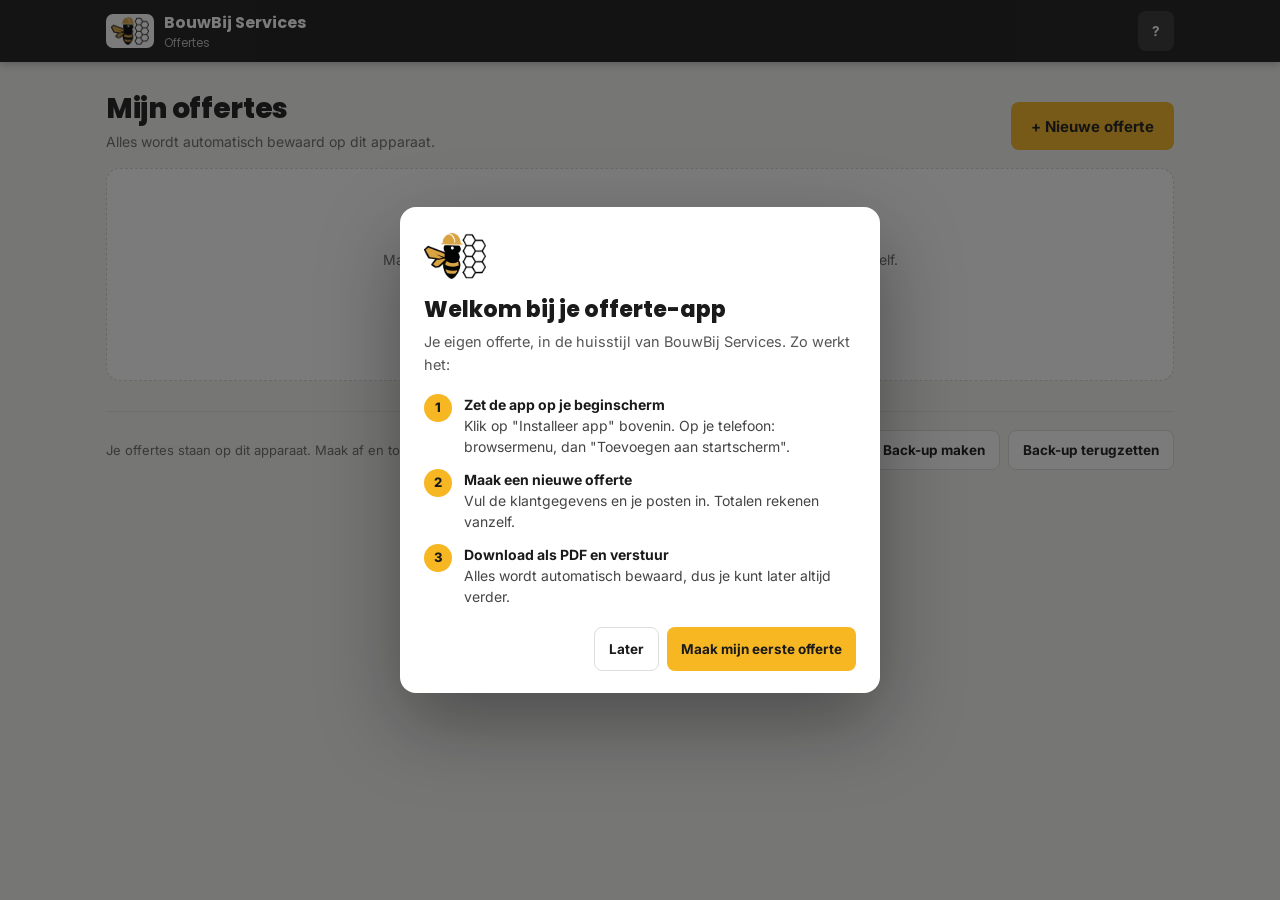
<file: app/bouwbij-services-k7x2/index.html>
<!DOCTYPE html>
<html lang="nl">
<head>
<meta charset="utf-8">
<meta name="viewport" content="width=device-width, initial-scale=1, viewport-fit=cover">
<title>BouwBij Offertes</title>
<meta name="robots" content="noindex, nofollow">
<meta name="theme-color" content="#1A1A1A">
<meta name="apple-mobile-web-app-capable" content="yes">
<meta name="mobile-web-app-capable" content="yes">
<meta name="apple-mobile-web-app-status-bar-style" content="black">
<meta name="apple-mobile-web-app-title" content="BouwBij">
<link rel="manifest" href="manifest.webmanifest">
<link rel="icon" type="image/png" sizes="32x32" href="icons/icon-32.png">
<link rel="apple-touch-icon" href="icons/apple-touch-icon.png">
<style>
/* ===== Offerte-stijl van de klant (ongewijzigd) ===== */

@import url('https://fonts.googleapis.com/css2?family=Poppins:wght@500;600;700;800&family=Inter:wght@400;500;600;700&display=swap');

:root{
  --yellow:#F7B723;
  --yellow-dark:#E8A70F;
  --black:#1A1A1A;
  --grey:#6B6B6B;
  --light-grey:#F5F5F5;
  --line:#E7E7E7;
  --page-w:210mm;
  --page-h:297mm;
  --pad:16mm;
}
@page{ size:210mm 297mm; margin:0; }
*{ box-sizing:border-box; margin:0; padding:0; }
*{
  -webkit-print-color-adjust: exact !important;
  print-color-adjust: exact !important;
  color-adjust: exact !important;
}
body{ font-family:'Inter', Arial, sans-serif; color:#222; background:#ccc; }
.page{
  width:var(--page-w);
  height:var(--page-h);
  background:#fff;
  position:relative;
  overflow:hidden;
  page-break-after:always;
  margin:0 auto 24px auto;
}
.page.flow-page{ height:auto; min-height:var(--page-h); overflow:visible; }
@media print{
  body{ background:#fff; }
  .page{ margin:0; box-shadow:none; }
}
.page:not(.cover){ padding:10mm 12mm 12mm 12mm; }
.page.flow-page{ padding-left:6mm; padding-right:6mm; }

/* ---------- shared header ---------- */
.brandbar{ display:flex; align-items:center; gap:10px; margin-bottom:8px; }
.brandbar .logo-icon{ width:auto; height:38px; flex:none; }
.brandname{ font-family:'Poppins',sans-serif; font-weight:800; font-size:19px; letter-spacing:.2px; }
.brandname .b1{ color:var(--yellow-dark); }
.brandname .b2{ color:var(--black); }
.brandtag{ font-size:10.5px; color:var(--grey); font-style:italic; margin-top:-2px; }
.headerline{ border:none; border-top:2px solid var(--line); margin:10px 0 16px 0; }

/* ---------- page number ---------- */
.pagenum{ position:absolute; bottom:8mm; left:0; right:0; text-align:center; font-size:10px; color:var(--grey); }

/* ================= COVER (full-bleed foto + diagonale snede) ================= */
.cover{ padding:0 !important; }
.cover-photo.ph{
  position:absolute; inset:0; z-index:1;
  background:linear-gradient(135deg,#dcdcdc,#ececec) center/cover no-repeat;
  display:flex; align-items:center; justify-content:center;
  color:#999; font-weight:700; font-size:14px; letter-spacing:.4px; text-align:center;
}
.cover-logo-badge{
  position:absolute; top:10mm; left:10mm; z-index:5;
  display:flex; align-items:center; gap:8px;
  background:rgba(255,255,255,.92); border-radius:6px; padding:6px 12px;
  box-shadow:0 1px 4px rgba(0,0,0,.15);
}
.cover-logo-badge .logo-icon{ height:30px; width:auto; }
.cover-logo-badge .brandname{ font-size:14px; }
.cover-logo-badge .brandtag{ font-size:8.5px; }
.cover-photo.has-img{ color:transparent; }
.cover-photo .upload-lbl{ z-index:2; }

.cover-panel{
  position:absolute; inset:0; z-index:3;
  background:#fff;
  clip-path: polygon(0 100%, 0 46%, 48% 46%, 62% 100%);
  padding:143mm 0 0 18mm;
}
.cover-panel .accent-rule{ width:50px; height:5px; background:var(--yellow); margin-bottom:6mm; }
.cover-panel h1{ font-family:'Poppins',sans-serif; font-weight:800; font-size:44px; letter-spacing:.5px; color:var(--black); margin-bottom:8mm; }
.cover-panel .meta{ display:grid; grid-template-columns:36mm 1fr; row-gap:9px; font-size:14.5px; max-width:90mm; }
.cover-panel .meta .val{ white-space:nowrap; overflow:visible; }
.cover-panel .meta .lbl{ font-weight:700; color:#222; }
.cover-panel .meta .val{ color:#333; }
.cover-panel .meta .val:empty:before{ content:attr(data-ph); color:#aaa; font-style:italic; }

.cover-footer{
  position:absolute; left:0; right:0; bottom:0; z-index:4;
  background:var(--black); color:#fff; padding:8mm 18mm;
}
.cover-footer .tag{ font-weight:700; font-size:13px; margin-bottom:3px; }
.cover-footer .web{ color:var(--yellow); font-size:12.5px; }

/* ================= REASONS / PROCESS (page 2) ================= */
.page2{ padding:14mm 16mm 12mm 16mm !important; display:flex; flex-direction:column; }
.page2 .process{ margin-right:-16mm; padding-right:26mm; border-radius:6px 0 0 6px; }
.page2 .two-col{ flex:1 0 auto; margin-top:6mm; }
.two-col{ display:grid; grid-template-columns:1fr 0.62fr; gap:16mm; align-items:start; }
.sec-title{ font-family:'Poppins',sans-serif; font-weight:700; font-size:16px; letter-spacing:.3px; margin-bottom:16px; }
.reason{ display:flex; gap:14px; margin-bottom:24px; }
.reason .ic{ width:36px; height:36px; flex:none; }
.reason .txt .t{ font-weight:700; font-size:13.5px; margin-bottom:4px; }
.reason .txt .d{ font-size:12px; color:var(--grey); line-height:1.55; }

.process{ background:var(--black); border-radius:6px; padding:20px 20px; }
.process .sec-title{ color:#fff; margin-bottom:18px; }
.step{ display:flex; gap:14px; align-items:flex-start; padding:16px 0; border-bottom:1px solid #333; }
.step:last-child{ border-bottom:none; }
.step .num{ width:30px; height:30px; border-radius:50%; background:var(--yellow); color:var(--black); font-weight:800; font-size:14px; display:flex; align-items:center; justify-content:center; flex:none; }
.step .txt .t{ color:#fff; font-weight:700; font-size:13.5px; margin-bottom:4px; }
.step .txt .d{ color:#bbb; font-size:11.5px; line-height:1.5; }

.page2-foot{ margin:16mm -16mm 0 -16mm; background:var(--black); padding:12mm 16mm; text-align:center; }
.page2-foot .t1{ color:#fff; font-weight:700; font-size:14px; margin-bottom:4px; }
.page2-foot .t2{ color:var(--yellow); font-size:12.5px; }

/* ================= QUOTE TABLES (pages 3-4) ================= */
.page-title{ font-family:'Poppins',sans-serif; font-weight:800; font-size:24px; margin-bottom:12px; }
.cat{ margin-bottom:16px; break-inside:avoid; page-break-inside:avoid; }
.cat-head{ background:var(--black); color:#fff; font-weight:700; font-size:11.5px; letter-spacing:.4px; padding:7px 10px; display:flex; align-items:center; justify-content:space-between; gap:10px; }
.cat-head span{ border-radius:3px; }
.cat-head span:empty:before{ content:attr(data-ph); color:#999; font-style:italic; font-weight:400; }
.cat-del{ width:20px; height:20px; border-radius:50%; border:1px solid #555; background:transparent; color:#ccc; font-size:12px; line-height:18px; text-align:center; cursor:pointer; flex:none; padding:0; }
.cat-del:hover{ background:#c0392b; border-color:#c0392b; color:#fff; }
.addcat{ display:block; margin:4px 0 18px 0; background:none; border:1.5px dashed var(--yellow-dark); color:#8a6d1a; border-radius:5px; font-size:12px; font-weight:600; padding:8px 14px; cursor:pointer; font-family:inherit; }
.addcat:hover{ background:rgba(247,183,35,.12); }
table.items{ width:100%; border-collapse:collapse; font-size:11px; table-layout:fixed; }
.col-desc{ width:58%; } .col-qty{ width:17%; } .col-price{ width:20%; } .col-del{ width:5%; }
table.items th{ position:relative; }
.col-resizer{
  position:absolute; top:0; right:-4px; bottom:0; width:8px; cursor:col-resize; z-index:5;
}
.col-resizer:hover, .col-resizer:active{ background:rgba(247,183,35,.4); }
@media print{ .col-resizer{ display:none; } }
table.items thead th{ text-align:left; font-size:10px; letter-spacing:.3px; color:#333; padding:6px 10px; border-bottom:2px solid var(--line); }
table.items thead th.num, table.items tbody td.num{ text-align:center; }
table.items thead th.price, table.items tbody td.price{ text-align:right; }
table.items tbody td{ padding:7px 10px; border-bottom:1px solid var(--line); vertical-align:top; }
table.items tbody tr:nth-child(even){ background:var(--light-grey); }
table.items tfoot td{ padding:7px 10px; font-weight:700; background:var(--yellow); }
table.items tfoot td.price{ text-align:right; }

.totals-box{ margin-top:6px; }
.totals-box .row{ display:flex; justify-content:space-between; padding:9px 12px; font-weight:700; font-size:12.5px; }
.totals-box .row.dark{ background:var(--black); color:#fff; }
.totals-box .row.final{ background:var(--yellow); color:var(--black); font-size:14px; }
.note{ font-size:11px; color:#333; line-height:1.6; margin-top:14px; }
.note b{ font-weight:700; }

/* ================= PLANNING / BETALING (page5) ================= */
.info-item{ display:flex; gap:14px; margin-bottom:22px; align-items:flex-start; }
.info-item .ic{ width:36px; height:36px; flex:none; margin-top:1px; }
.info-item .t{ font-weight:700; font-size:14px; margin-bottom:2px; }
.info-item .v{ font-size:13px; color:var(--grey); }
.pay-item{ display:flex; align-items:center; gap:16px; margin-bottom:22px; }
.pay-badge{ background:#fff; border:3px solid var(--yellow); border-radius:50%; width:58px; height:58px; padding:0; font-weight:800; font-size:14px; color:var(--black); flex:none; display:flex; align-items:center; justify-content:center; text-align:center; }
.pay-desc{ font-size:13px; line-height:1.4; }
.small-note{ font-size:10.5px; color:var(--grey); font-style:italic; margin-top:4px; }

.guarantee{ background:var(--black); color:#fff; border-radius:6px; padding:16px 18px; margin-top:16px; display:block; }
.page4{ padding:10mm 16mm 12mm 16mm !important; display:flex; flex-direction:column; }
.page4 .guarantee{ margin:92px -16mm 0 -16mm; padding:24px 16mm 30px 16mm; position:relative; overflow:hidden; background:linear-gradient(135deg,#1f1f1f,#141414); }
.page4 .guarantee::before{ content:""; position:absolute; left:0; right:0; top:0; height:4px; background:linear-gradient(90deg,var(--yellow),var(--yellow-dark)); }
.page4 .guarantee-head{ display:flex; align-items:center; gap:14px; margin-bottom:16px; position:relative; }
.page4 .guarantee h3{ font-size:21px; letter-spacing:.3px; }
.page4 .guarantee .ic{ width:44px; height:44px; flex:none; }
.page4 .guarantee p{ font-size:14.5px; line-height:1.75; color:#ddd; margin-bottom:22px; max-width:145mm; }
.page4 .guarantee-grid{ display:grid; grid-template-columns:1fr; row-gap:16px; position:relative; max-width:130mm; }
.page4 .g-item{ display:flex; align-items:flex-start; gap:12px; }
.page4 .g-item .gic{ width:22px; height:22px; flex:none; margin-top:2px; color:var(--yellow); }
.page4 .g-item span{ font-size:15px; line-height:1.5; color:#eee; }
.page4 .two-col{ margin-top:22mm; }
.page4 .sec-title{ font-size:24px; margin-bottom:22px; }
.page4 .info-item{ margin-bottom:36px; gap:18px; }
.page4 .info-item .ic{ width:42px; height:42px; }
.page4 .info-item .t{ font-size:19px; margin-bottom:4px; }
.page4 .info-item .v{ font-size:17.5px; }
.page4 .pay-item{ margin-bottom:36px; gap:20px; }
.page4 .pay-badge{ width:78px; height:78px; font-size:19px; border-width:4px; }
.page4 .pay-desc{ font-size:17.5px; line-height:1.4; }
.page4 .small-note{ font-size:14px; margin-top:10px; }
.guarantee .ic{ width:34px; height:34px; flex:none; }
.guarantee h3{ color:var(--yellow); font-family:'Poppins',sans-serif; font-size:14px; margin-bottom:8px; }
.guarantee p{ font-size:11.5px; line-height:1.6; color:#ddd; }

/* ================= PROJECTS (page6) ================= */
.grid6{ display:grid; grid-template-columns:repeat(3,1fr); gap:8px; margin-top:6px; }
.grid6 .ph{ width:100%; aspect-ratio:1/1; }
.ph{ background:linear-gradient(135deg,#e6e6e6,#efefef); border-radius:4px; display:flex; align-items:center; justify-content:center; color:#999; font-size:11px; font-weight:600; text-align:center; }
.ph-wide{ width:100%; aspect-ratio:2.46/1; margin-top:8px; }
.proj-foot{ background:var(--black); color:var(--yellow); text-align:center; font-size:11.5px; padding:10px; border-radius:4px; margin-top:14px; }

/* fill-field marker */
.fill{ color:#8a8a8a; }

/* ===================== EDITABLE MODE ===================== */
.no-print{ }
@media print{
  .no-print{ display:none !important; }
  .toolbar-spacer{ display:none !important; }
}

.toolbar{
  position:fixed; top:0; left:0; right:0; z-index:1000;
  background:var(--black); color:#fff; padding:10px 18px;
  display:flex; align-items:center; justify-content:space-between;
  font-family:'Inter',sans-serif; box-shadow:0 2px 8px rgba(0,0,0,.25);
}
.toolbar .t1{ font-weight:700; font-size:13.5px; }
.toolbar .t2{ font-size:11.5px; color:#bbb; margin-top:1px; }
.toolbar button{
  border:none; border-radius:5px;
  font-weight:700; font-size:13px; padding:9px 16px; cursor:pointer; font-family:inherit;
}
.toolbar button.btn-primary{ background:var(--yellow); color:var(--black); }
.toolbar button.btn-primary:hover{ background:var(--yellow-dark); }
.toolbar button.btn-secondary{ background:#333; color:#fff; }
.toolbar button.btn-secondary:hover{ background:#444; }
.toolbar-spacer{ height:56px; }

[contenteditable="true"]{ border-radius:3px; transition:background .15s; cursor:text; }
[contenteditable="true"]:hover{ background:rgba(247,183,35,.16); }
[contenteditable="true"]:focus{ outline:1.5px dashed var(--yellow-dark); background:rgba(247,183,35,.12); }
@media print{
  [contenteditable="true"]:hover, [contenteditable="true"]:focus{ background:transparent; outline:none; }
}
[contenteditable="true"]:empty:before{ content:attr(data-ph); color:#aaa; font-style:italic; }

.rowdel-col{ width:26px; }
.rowdel{
  width:20px; height:20px; border-radius:50%; border:none; background:#e6e6e6; color:#777;
  font-size:12px; line-height:20px; text-align:center; cursor:pointer; padding:0;
}
.rowdel:hover{ background:#ffb4b4; color:#a00; }
.reset-total{
  width:20px; height:20px; border-radius:50%; border:none; background:rgba(0,0,0,.15); color:#fff;
  font-size:12px; line-height:20px; text-align:center; cursor:pointer; padding:0; margin-left:6px; vertical-align:middle;
}
.reset-total:hover{ background:rgba(0,0,0,.3); }
.cat-total{ display:inline-block; min-width:20px; }
.cat-total[data-manual="true"]{ text-decoration:underline dotted; text-underline-offset:3px; }
.cat.cat-dragging{ opacity:.5; }
.cat{ position:relative; }
.gap-handle{
  height:14px; margin-top:2px; cursor:row-resize; position:relative;
  display:flex; align-items:center; justify-content:center;
}
.gap-handle::before{
  content:""; width:100%; height:0; border-top:1.5px dashed #d8d8d8;
}
.gap-handle:hover::before, .gap-handle.resizing::before{ border-color:var(--yellow-dark); }
.gap-handle .gap-label{
  position:absolute; background:#fff; padding:0 6px; font-size:9px; color:#999;
  opacity:0; transition:opacity .15s; pointer-events:none;
}
.gap-handle:hover .gap-label, .gap-handle.resizing .gap-label{ opacity:1; }
.addrow{
  margin:6px 0 0 0; background:none; border:1.5px dashed #bbb; color:#555; border-radius:5px;
  font-size:11px; padding:6px 12px; cursor:pointer; font-family:inherit;
}
.addrow:hover{ border-color:var(--yellow-dark); color:var(--yellow-dark); }

.ph{ position:relative; }
.hero-ph{ position:relative; }
.upload-lbl{
  position:absolute; inset:0; display:flex; align-items:center; justify-content:center;
  cursor:pointer;
}
.upload-lbl input{ display:none; }
.upload-hint{ font-size:10px; color:#999; text-align:center; padding:0 10px; }
.has-img .upload-hint, .has-img .ph-text{ display:none; }
.has-img{ background-size:cover !important; }
.draggable-photo.has-img{ cursor:grab; }
.draggable-photo.has-img.dragging{ cursor:grabbing; }
@media print{ .draggable-photo{ cursor:default !important; } }
.upload-lbl.has-img{ background:transparent; }



/* ===== App-schil ===== */
:root{ --app-ac: #F7B723; --app-ac2: #E8A70F; --app-dk: #1A1A1A; }
body.v-lijst{ background:#F4F4F2; }
body.v-editor{ background:#ccc; }
.app-view{ display:none; }
body.v-lijst #lijst, body.v-editor #editor{ display:block; }
.app-bar{ position:sticky; top:0; z-index:1000; background:var(--app-dk); color:#fff; font-family:'Inter',Arial,sans-serif; box-shadow:0 2px 8px rgba(0,0,0,.25); padding-top:env(safe-area-inset-top); }
.app-bar-in{ display:flex; align-items:center; justify-content:space-between; gap:12px; max-width:1100px; margin:0 auto; padding:10px 16px; min-height:58px; }
.app-brand{ display:flex; align-items:center; gap:10px; min-width:0; }
.app-brand img{ height:34px; width:auto; background:#fff; border-radius:7px; padding:3px 5px; }
.app-brand b{ font-family:'Poppins',sans-serif; font-weight:700; font-size:16px; white-space:nowrap; overflow:hidden; text-overflow:ellipsis; }
.app-brand small{ display:block; font-size:11.5px; color:#bbb; font-weight:400; }
.app-btn{ display:inline-flex; align-items:center; justify-content:center; gap:7px; min-height:40px; border:none; border-radius:8px; padding:0 14px; font:700 13.5px 'Inter',Arial,sans-serif; cursor:pointer; white-space:nowrap; text-decoration:none; }
.app-btn.pri{ background:var(--app-ac); color:#1A1A1A; }
.app-btn.pri:hover{ background:var(--app-ac2); }
.app-btn.sec{ background:#333; color:#fff; }
.app-btn.sec:hover{ background:#444; }
.app-btn.lt{ background:#fff; color:#1A1A1A; border:1px solid #ddd; }
.app-btn.lt:hover{ border-color:#bbb; }
.app-btn.dg{ background:#fff; color:#b42318; border:1px solid #f1c4c0; }
.app-acts{ display:flex; gap:8px; align-items:center; }
.app-status{ font-size:12px; color:#aaa; white-space:nowrap; }
.app-hint{ max-width:1100px; margin:0 auto; padding:0 16px 9px; font-size:11.5px; color:#bbb; }

/* lijst */
.l-wrap{ max-width:1100px; margin:0 auto; padding:26px 16px 60px; font-family:'Inter',Arial,sans-serif; color:#1A1A1A; }
.l-top{ display:flex; align-items:flex-end; justify-content:space-between; gap:14px; flex-wrap:wrap; margin-bottom:18px; }
.l-top h1{ font-family:'Poppins',sans-serif; font-weight:800; font-size:28px; letter-spacing:-.3px; }
.l-top p{ color:#6B6B6B; font-size:14px; margin-top:3px; }
.l-new{ min-height:48px; padding:0 20px; font-size:15px; }
.l-zoek{ width:100%; min-height:46px; border:1px solid #ddd; border-radius:10px; padding:0 14px; font:15px 'Inter',sans-serif; margin-bottom:14px; background:#fff; }
.l-zoek:focus{ outline:2px solid var(--app-ac); border-color:transparent; }
.l-list{ display:grid; gap:10px; }
.l-item{ display:grid; grid-template-columns:auto 1fr auto; gap:14px; align-items:center; background:#fff; border:1px solid #e6e6e3; border-radius:12px; padding:14px 16px; cursor:pointer; transition:border-color .15s, box-shadow .15s; }
.l-item:hover{ border-color:var(--app-ac); box-shadow:0 4px 18px rgba(0,0,0,.06); }
.l-nr{ font-family:'Poppins',sans-serif; font-weight:700; font-size:12.5px; background:#1A1A1A; color:var(--app-ac); border-radius:7px; padding:6px 9px; white-space:nowrap; }
.l-main{ min-width:0; }
.l-klant{ font-weight:700; font-size:15.5px; white-space:nowrap; overflow:hidden; text-overflow:ellipsis; }
.l-sub{ color:#6B6B6B; font-size:13px; margin-top:2px; white-space:nowrap; overflow:hidden; text-overflow:ellipsis; }
.l-right{ text-align:right; }
.l-bedrag{ font-weight:700; font-size:15px; white-space:nowrap; }
.l-btw{ color:#8a8a8a; font-size:11.5px; }
.l-acts{ display:flex; gap:6px; justify-content:flex-end; margin-top:7px; }
.l-acts button{ min-height:30px; padding:0 10px; font-size:12px; border-radius:7px; }
.l-leeg{ text-align:center; background:#fff; border:1.5px dashed #d6d6d2; border-radius:14px; padding:46px 20px; }
.l-leeg h2{ font-family:'Poppins',sans-serif; font-size:20px; margin-bottom:6px; }
.l-leeg p{ color:#6B6B6B; font-size:14px; margin-bottom:18px; }
.l-foot{ display:flex; flex-wrap:wrap; gap:10px; align-items:center; justify-content:space-between; margin-top:30px; padding-top:18px; border-top:1px solid #e3e3df; font-size:13px; color:#6B6B6B; }
.l-foot .app-acts{ flex-wrap:wrap; }
@media (max-width:600px){
  .l-item{ grid-template-columns:1fr auto; }
  .l-nr{ grid-column:1 / -1; justify-self:start; }
  .app-hint{ display:none; }
  .app-brand small{ display:none; }
  .ed-tekst{ display:none; }
}

/* naam-venster & naam in editorbalk */
.m-input{ width:100%; min-height:50px; margin-top:16px; padding:0 14px; border:1.5px solid #ddd; border-radius:10px; font:16px 'Inter',sans-serif; color:#1A1A1A; }
.m-input:focus{ outline:none; border-color:var(--app-ac); box-shadow:0 0 0 4px rgba(247,183,35,.25); }
.m-fout{ color:#b42318; font-size:13px; margin-top:8px; min-height:18px; }
.ed-naam{ background:none; border:none; color:#fff; font:700 14px 'Inter',sans-serif; cursor:pointer; padding:4px 6px; border-radius:6px; max-width:32vw; white-space:nowrap; overflow:hidden; text-overflow:ellipsis; }
.ed-naam:hover{ background:#333; }
.ed-naam span{ color:#999; font-weight:400; margin-left:4px; }

/* editor */
#editor .ed-pad{ padding:18px 8px 40px; }
#pdfRoot{ transform-origin:top center; }

/* modals & toast */
.m-back{ position:fixed; inset:0; z-index:2000; background:rgba(15,15,15,.55); display:none; align-items:center; justify-content:center; padding:16px; font-family:'Inter',Arial,sans-serif; }
.m-back.on{ display:flex; }
.m-box{ background:#fff; color:#1A1A1A; border-radius:16px; max-width:480px; width:100%; padding:26px 24px 22px; box-shadow:0 30px 80px rgba(0,0,0,.35); max-height:calc(100vh - 32px); overflow:auto; }
.m-box h2{ font-family:'Poppins',sans-serif; font-weight:800; font-size:22px; line-height:1.2; margin-bottom:8px; }
.m-box p{ font-size:14.5px; color:#555; line-height:1.55; }
.m-steps{ list-style:none; display:grid; gap:12px; margin:18px 0 20px; }
.m-steps li{ display:flex; gap:12px; align-items:flex-start; font-size:14px; line-height:1.5; color:#444; }
.m-steps b{ color:#1A1A1A; display:block; }
.m-steps .n{ flex:none; width:28px; height:28px; border-radius:50%; background:var(--app-ac); color:#1A1A1A; font-weight:800; display:grid; place-items:center; font-size:13px; }
.m-logo{ height:46px; width:auto; margin-bottom:14px; }
.m-acts{ display:flex; gap:8px; justify-content:flex-end; flex-wrap:wrap; margin-top:18px; }
.m-acts .app-btn{ min-height:44px; }
.toast{ position:fixed; left:50%; bottom:24px; transform:translateX(-50%) translateY(20px); opacity:0; z-index:3000; background:#1A1A1A; color:#fff; padding:12px 18px; border-radius:10px; font:600 14px 'Inter',sans-serif; transition:all .25s; pointer-events:none; box-shadow:0 10px 30px rgba(0,0,0,.3); }
.toast.on{ opacity:1; transform:translateX(-50%) translateY(0); }

@media print{
  .app-bar, .app-view#lijst, .m-back, .toast{ display:none !important; }
  body{ background:#fff !important; }
  #editor{ display:block !important; }
  #editor .ed-pad{ padding:0 !important; }
  #pdfRoot{ zoom:1 !important; }
}
</style>
</head>
<body class="v-lijst">

<svg width="0" height="0" style="position:absolute">
<defs>
<symbol id="ic-shield" viewBox="0 0 24 24"><path d="M12 2l8 3v6c0 5-3.5 8.5-8 11-4.5-2.5-8-6-8-11V5l8-3z" fill="none" stroke="currentColor" stroke-width="1.6"></path><path d="M8.5 12l2.3 2.3L16 9.5" fill="none" stroke="currentColor" stroke-width="1.6" stroke-linecap="round" stroke-linejoin="round"></path></symbol>
<symbol id="ic-ribbon" viewBox="0 0 24 24"><circle cx="12" cy="8" r="5.2" fill="none" stroke="currentColor" stroke-width="1.6"></circle><path d="M8.5 12.3L7 21l5-2.6 5 2.6-1.5-8.7" fill="none" stroke="currentColor" stroke-width="1.6" stroke-linejoin="round"></path></symbol>
<symbol id="ic-users" viewBox="0 0 24 24"><circle cx="9" cy="8" r="3" fill="none" stroke="currentColor" stroke-width="1.6"></circle><path d="M3.5 19c.8-3.2 3-4.8 5.5-4.8s4.7 1.6 5.5 4.8" fill="none" stroke="currentColor" stroke-width="1.6" stroke-linecap="round"></path><circle cx="17" cy="9" r="2.4" fill="none" stroke="currentColor" stroke-width="1.6"></circle><path d="M15.7 14.6c2-.4 3.8.9 4.5 3.7" fill="none" stroke="currentColor" stroke-width="1.6" stroke-linecap="round"></path></symbol>
<symbol id="ic-chat" viewBox="0 0 24 24"><path d="M4 5h16v10H9l-4 4V5z" fill="none" stroke="currentColor" stroke-width="1.6" stroke-linejoin="round"></path></symbol>
<symbol id="ic-layers" viewBox="0 0 24 24"><path d="M12 3l9 4.5-9 4.5-9-4.5L12 3z" fill="none" stroke="currentColor" stroke-width="1.6" stroke-linejoin="round"></path><path d="M3 12l9 4.5 9-4.5" fill="none" stroke="currentColor" stroke-width="1.6" stroke-linejoin="round"></path><path d="M3 16.5L12 21l9-4.5" fill="none" stroke="currentColor" stroke-width="1.6" stroke-linejoin="round"></path></symbol>
<symbol id="ic-sparkle" viewBox="0 0 24 24"><path d="M6 12c3-.6 4.4-2 5-5 .6 3 2 4.4 5 5-3 .6-4.4 2-5 5-.6-3-2-4.4-5-5z" fill="none" stroke="currentColor" stroke-width="1.5" stroke-linejoin="round"></path><circle cx="18.5" cy="5.5" r="1.1" fill="currentColor"></circle></symbol>
<symbol id="ic-clipboard" viewBox="0 0 24 24"><rect x="6" y="4" width="12" height="17" rx="1.5" fill="none" stroke="currentColor" stroke-width="1.6"></rect><rect x="9" y="2.3" width="6" height="3.2" rx="1" fill="none" stroke="currentColor" stroke-width="1.6"></rect><path d="M9 12h6M9 16h6" stroke="currentColor" stroke-width="1.5" stroke-linecap="round"></path></symbol>
<symbol id="ic-doc" viewBox="0 0 24 24"><path d="M7 3h7l4 4v14H7V3z" fill="none" stroke="currentColor" stroke-width="1.6" stroke-linejoin="round"></path><path d="M14 3v4h4" fill="none" stroke="currentColor" stroke-width="1.6" stroke-linejoin="round"></path><path d="M9.5 12h5M9.5 15.5h5" stroke="currentColor" stroke-width="1.4" stroke-linecap="round"></path></symbol>
<symbol id="ic-calendar" viewBox="0 0 24 24"><rect x="3.5" y="5" width="17" height="15.5" rx="1.5" fill="none" stroke="currentColor" stroke-width="1.6"></rect><path d="M3.5 9.5h17M8 3v4M16 3v4" stroke="currentColor" stroke-width="1.6" stroke-linecap="round"></path></symbol>
<symbol id="ic-tools" viewBox="0 0 24 24"><path d="M14.7 6.3a3.5 3.5 0 0 0-4.6 4.6L4 17l3 3 6.1-6.1a3.5 3.5 0 0 0 4.6-4.6l-2.3 2.3-2-2 2.3-2.3z" fill="none" stroke="currentColor" stroke-width="1.5" stroke-linejoin="round"></path></symbol>
<symbol id="ic-check-circle" viewBox="0 0 24 24"><circle cx="12" cy="12" r="9" fill="none" stroke="currentColor" stroke-width="1.6"></circle><path d="M8 12.5l2.5 2.5L16 9.5" fill="none" stroke="currentColor" stroke-width="1.6" stroke-linecap="round" stroke-linejoin="round"></path></symbol>
<symbol id="ic-clock" viewBox="0 0 24 24"><circle cx="12" cy="12" r="9" fill="none" stroke="currentColor" stroke-width="1.6"></circle><path d="M12 7v5l3.5 2" fill="none" stroke="currentColor" stroke-width="1.6" stroke-linecap="round"></path></symbol>
<symbol id="ic-hardhat" viewBox="0 0 24 24"><path d="M4 16c0-4.4 3.6-8 8-8s8 3.6 8 8" fill="none" stroke="currentColor" stroke-width="1.6"></path><rect x="2.5" y="16" width="19" height="2.6" rx="1" fill="none" stroke="currentColor" stroke-width="1.6"></rect><path d="M12 8V5" stroke="currentColor" stroke-width="1.6" stroke-linecap="round"></path></symbol>
<symbol id="ic-camera" viewBox="0 0 24 24"><path d="M4 8h3l1.5-2h7L17 8h3v11H4V8z" fill="none" stroke="currentColor" stroke-width="1.6" stroke-linejoin="round"></path><circle cx="12" cy="13.5" r="3.2" fill="none" stroke="currentColor" stroke-width="1.6"></circle></symbol>
<symbol id="ic-bee" viewBox="0 0 64 64">
  <ellipse cx="16" cy="30" rx="15" ry="10" fill="#ececec" stroke="#cfcfcf" stroke-width="1"></ellipse>
  <ellipse cx="48" cy="30" rx="15" ry="10" fill="#ececec" stroke="#cfcfcf" stroke-width="1"></ellipse>
  <ellipse cx="32" cy="38" rx="17" ry="18" fill="#F7B723"></ellipse>
  <path d="M15 30h34v6H15zM15 42h34v6H15z" fill="#1A1A1A"></path>
  <circle cx="32" cy="16" r="9" fill="#1A1A1A"></circle>
  <path d="M27 9l-4-6M37 9l4-6" stroke="#1A1A1A" stroke-width="2.4" stroke-linecap="round"></path>
  <circle cx="23" cy="3" r="2" fill="#1A1A1A"></circle><circle cx="41" cy="3" r="2" fill="#1A1A1A"></circle>
  <path d="M26 56l6 8 6-8z" fill="#1A1A1A"></path>
</symbol>
<symbol id="ic-grip" viewBox="0 0 14 14">
  <circle cx="4" cy="2.5" r="1.3" fill="currentColor"></circle><circle cx="10" cy="2.5" r="1.3" fill="currentColor"></circle>
  <circle cx="4" cy="7" r="1.3" fill="currentColor"></circle><circle cx="10" cy="7" r="1.3" fill="currentColor"></circle>
  <circle cx="4" cy="11.5" r="1.3" fill="currentColor"></circle><circle cx="10" cy="11.5" r="1.3" fill="currentColor"></circle>
</symbol>
<symbol id="honeycomb-pattern" viewBox="0 0 300 200">
  <defs>
    <pattern id="hexpat" width="34" height="59" patternUnits="userSpaceOnUse" patternTransform="scale(1)">
      <polygon points="17,0 34,9.8 34,29.5 17,39.3 0,29.5 0,9.8" fill="none" stroke="#F7B723" stroke-width="1.4"></polygon>
      <polygon points="17,19.6 34,29.4 34,49.1 17,58.9 0,49.1 0,29.4" fill="none" stroke="#F7B723" stroke-width="1.4"></polygon>
    </pattern>
  </defs>
  <rect width="300" height="200" fill="url(#hexpat)"></rect>
</symbol>
</defs>
</svg>

<!-- ================= OVERZICHT ================= -->
<div class="app-view" id="lijst">
  <div class="app-bar no-print"><div class="app-bar-in">
    <div class="app-brand"><img src="img/4c04ea2d.png" alt=""><b>BouwBij Services<small>Offertes</small></b></div>
    <div class="app-acts">
      <button class="app-btn sec" id="btnInstall" style="display:none">⤓ Installeer app</button>
      <button class="app-btn sec" id="btnHelp" title="Uitleg">?</button>
    </div>
  </div></div>
  <div class="l-wrap">
    <div class="l-top">
      <div><h1>Mijn offertes</h1><p id="lTeller">Alles wordt automatisch bewaard op dit apparaat.</p></div>
      <button class="app-btn pri l-new" id="btnNieuw">+ Nieuwe offerte</button>
    </div>
    <input class="l-zoek" id="zoek" type="search" placeholder="Zoek op naam, klant, project of offertenummer" style="display:none">
    <div class="l-list" id="lijstItems"></div>
    <div class="l-foot">
      <span>Je offertes staan op dit apparaat. Maak af en toe een back-up.</span>
      <div class="app-acts">
        <button class="app-btn lt" id="btnBackup">Back-up maken</button>
        <button class="app-btn lt" id="btnRestore">Back-up terugzetten</button>
        <input type="file" id="restoreFile" accept=".json,application/json" hidden>
      </div>
    </div>
  </div>
</div>

<!-- ================= EDITOR ================= -->
<div class="app-view" id="editor">
  <div class="app-bar no-print">
    <div class="app-bar-in">
      <div class="app-acts" style="min-width:0"><button class="app-btn sec" id="btnTerug">← <span class="ed-tekst">Mijn offertes</span></button><button class="ed-naam" id="edNaam" title="Naam wijzigen"></button><span class="app-status" id="status"></span></div>
      <div class="app-acts">
        <button class="app-btn sec" id="btnDupl" title="Kopie maken">⧉ <span class="ed-tekst">Dupliceren</span></button>
        <button class="app-btn pri" id="btnPdf">📄 Download PDF</button>
      </div>
    </div>
    <div class="app-hint">Klik op een tekst om te bewerken · klik op een foto-vlak om te uploaden · sleep een foto om hem te verschuiven · totalen tellen automatisch mee</div>
  </div>
  <div class="ed-pad"><div id="pdfRoot"></div></div>
</div>

<template id="offerte-tpl">
<!-- ============ PAGE 1: COVER ============ -->
<section class="page cover">
  <div class="cover-photo ph has-img draggable-photo" id="ph-cover" data-pos-x="41.53327493035937" data-pos-y="52.369677482217675" style="background-image: url(&quot;img/d9427295.jpg&quot;); background-position: 41.5333% 52.3697%;" data-drag-enabled="1">
    <span class="ph-text">[Foto project — klik om te uploaden]</span>
    <label class="upload-lbl no-print has-img"><input type="file" accept="image/*" onchange="handlePhoto(this,'ph-cover')"><span class="upload-hint">📷 Klik om foto te uploaden</span></label>
  </div>

  <div class="cover-logo-badge">
    <img class="logo-icon" src="img/4c04ea2d.png" alt="BouwBIJ Services logo">
    <div><div class="brandname"><span class="b1">BOUWBIJ</span> <span class="b2">SERVICES</span></div><div class="brandtag">Timmer- &amp; Renovatiespecialist</div></div>
  </div>

  <div class="cover-panel">
    <div class="accent-rule"></div>
    <h1>OFFERTE</h1>
    <div class="meta">
      <div class="lbl">Voor:</div><div class="val" contenteditable="true" data-ph="Naam klant"></div>
      <div class="lbl">Project:</div><div class="val" contenteditable="true" data-ph="Korte projectomschrijving"></div>
      <div class="lbl">E-mail:</div><div class="val" contenteditable="true" data-ph="naam@voorbeeld.nl"></div>
      <div class="lbl">Telefoon:</div><div class="val" contenteditable="true" data-ph="06-12345678"></div>
      <div class="lbl">Offertenummer:</div><div class="val" contenteditable="true" data-ph="Offertenummer"></div>
      <div class="lbl">Datum:</div><div class="val" contenteditable="true" data-ph="dd-mm-jjjj"></div>
    </div>
  </div>

  <div class="cover-footer">
    <div class="tag" contenteditable="true">Kwaliteit, vakmanschap en duidelijke afspraken.</div>
    <div class="web" contenteditable="true">www.bouwbijservices.nl</div>
  </div>
</section>

<!-- ============ PAGE 2: WAAROM + WERKWIJZE ============ -->
<section class="page page2">
  <div class="brandbar">
    <img class="logo-icon" src="img/4c04ea2d.png" alt="BouwBIJ Services logo">
    <div><div class="brandname"><span class="b1">BOUWBIJ</span> <span class="b2">SERVICES</span></div><div class="brandtag">Timmer- &amp; Renovatiespecialist</div></div>
  </div>
  <hr class="headerline">

  <div class="two-col">
    <div>
      <div class="sec-title" contenteditable="true">WAAROM KIEZEN VOOR BOUWBIJ SERVICES?</div>

      <div class="reason"><svg class="ic" style="color:var(--yellow)"><use href="#ic-shield"></use></svg>
        <div class="txt"><div class="t" contenteditable="true">Verzekerd aannemersbedrijf</div><div class="d" contenteditable="true">Wij zijn volledig verzekerd, dus u bent verzekerd van een veilige uitvoering.</div></div></div>

      <div class="reason"><svg class="ic" style="color:var(--yellow)"><use href="#ic-ribbon"></use></svg>
        <div class="txt"><div class="t" contenteditable="true">5 jaar garantie</div><div class="d" contenteditable="true">Standaard 5 jaar garantie op al onze timmerwerkzaamheden.</div></div></div>

      <div class="reason"><svg class="ic" style="color:var(--yellow)"><use href="#ic-users"></use></svg>
        <div class="txt"><div class="t" contenteditable="true">Ervaren vakmensen</div><div class="d" contenteditable="true">Vast team van 7 ervaren vakmensen voor een perfect resultaat.</div></div></div>

      <div class="reason"><svg class="ic" style="color:var(--yellow)"><use href="#ic-chat"></use></svg>
        <div class="txt"><div class="t" contenteditable="true">Duidelijke communicatie</div><div class="d" contenteditable="true">Heldere afspraken en korte lijnen gedurende het hele project.</div></div></div>

      <div class="reason"><svg class="ic" style="color:var(--yellow)"><use href="#ic-layers"></use></svg>
        <div class="txt"><div class="t" contenteditable="true">Hoogwaardige materialen</div><div class="d" contenteditable="true">Alleen kwalitatieve materialen voor een duurzaam eindresultaat.</div></div></div>

      <div class="reason"><svg class="ic" style="color:var(--yellow)"><use href="#ic-sparkle"></use></svg>
        <div class="txt"><div class="t" contenteditable="true">Nette en schone werkwijze</div><div class="d" contenteditable="true">Wij werken netjes, beschermen uw woning en leveren schoon op.</div></div></div>
    </div>

    <div class="process">
      <div class="sec-title" contenteditable="true">ONZE WERKWIJZE</div>
      <div class="step"><div class="num">1</div><div class="txt"><div class="t" contenteditable="true">Vrijblijvende opname</div><div class="d" contenteditable="true">We bespreken uw wensen en de mogelijkheden.</div></div></div>
      <div class="step"><div class="num">2</div><div class="txt"><div class="t" contenteditable="true">Offerte</div><div class="d" contenteditable="true">U ontvangt een duidelijke offerte zonder verrassingen.</div></div></div>
      <div class="step"><div class="num">3</div><div class="txt"><div class="t" contenteditable="true">Planning</div><div class="d" contenteditable="true">Samen plannen we een geschikte startdatum.</div></div></div>
      <div class="step"><div class="num">4</div><div class="txt"><div class="t" contenteditable="true">Uitvoering</div><div class="d" contenteditable="true">Ons team gaat vakkundig en netjes voor u aan de slag.</div></div></div>
      <div class="step"><div class="num">5</div><div class="txt"><div class="t" contenteditable="true">Oplevering</div><div class="d" contenteditable="true">Wij streven naar een zorgvuldige oplevering en een resultaat dat volledig aansluit bij de gemaakte afspraken.</div></div></div>
    </div>
  </div>

  <div class="page2-foot">
    <div class="t1" contenteditable="true">Kwaliteit, vakmanschap en duidelijke afspraken.</div>
    <div class="t2" contenteditable="true">www.bouwbijservices.nl</div>
  </div>
  <div class="pagenum">2</div>
</section>

<!-- ============ PAGE 3: OFFERTE TABEL 1+2 ============ -->
<!-- ============ PAGE 5: PLANNING / BETALING / GARANTIE ============ -->
<section class="page page4">
  <div class="brandbar">
    <img class="logo-icon" src="img/4c04ea2d.png" alt="BouwBIJ Services logo">
    <div><div class="brandname"><span class="b1">BOUWBIJ</span> <span class="b2">SERVICES</span></div><div class="brandtag">Timmer- &amp; Renovatiespecialist</div></div>
  </div>
  <hr class="headerline">

  <div class="two-col" style="grid-template-columns:1fr 1fr;">
    <div>
      <div class="sec-title" contenteditable="true">PLANNING</div>
      <div class="info-item"><svg class="ic" style="color:var(--yellow)"><use href="#ic-calendar"></use></svg><div><div class="t" contenteditable="true">Start werkzaamheden:</div><div class="v" contenteditable="true">Vanaf <span data-ph="dd-mm-jjjj"></span></div></div></div>
      <div class="info-item"><svg class="ic" style="color:var(--yellow)"><use href="#ic-clock"></use></svg><div><div class="t" contenteditable="true">Geschatte uitvoeringsduur:</div><div class="v" contenteditable="true" data-ph="X à Y werkdagen"></div></div></div>
      <div class="info-item"><svg class="ic" style="color:var(--yellow)"><use href="#ic-users"></use></svg><div><div class="t" contenteditable="true">Aantal vakmensen:</div><div class="v" contenteditable="true" data-ph="X - Y"></div></div></div>
      <div class="info-item"><svg class="ic" style="color:var(--yellow)"><use href="#ic-hardhat"></use></svg><div><div class="t" contenteditable="true">Werkdagen:</div><div class="v" contenteditable="true" data-ph="Maandag t/m vrijdag">Maandag t/m Vrijdag</div></div></div>
    </div>
    <div>
      <div class="sec-title" contenteditable="true">BETALINGSREGELING</div>
      <div class="pay-item"><div class="pay-badge"><span contenteditable="true">35</span>%</div><div class="pay-desc" contenteditable="true">Bij opdrachtbevestiging (reserveringskosten)</div></div>
      <div class="pay-item"><div class="pay-badge"><span contenteditable="true">40</span>%</div><div class="pay-desc" contenteditable="true">Tussentijds tijdens de uitvoering</div></div>
      <div class="pay-item"><div class="pay-badge"><span contenteditable="true">25</span>%</div><div class="pay-desc" contenteditable="true">Bij oplevering</div></div>
      <div class="small-note" contenteditable="true">Afwijkende betalingsafspraken zijn in overleg mogelijk.</div>
    </div>
  </div>

  <div class="guarantee">
    <div class="guarantee-head">
      <svg class="ic" style="color:var(--yellow)"><use href="#ic-shield"></use></svg>
      <h3 contenteditable="true">5 JAAR GARANTIE &amp; ZEKERHEID !!!</h3>
    </div>
    <p contenteditable="true">Wij staan volledig achter de kwaliteit van ons vakmanschap. Daarom ontvangt u standaard 5 jaar garantie op onze timmerwerkzaamheden. Daarnaast is BouwBij Services een verzekerd aannemersbedrijf. Zo bent u verzekerd van een professionele en betrouwbare uitvoering.</p>
    <div class="guarantee-grid">
      <div class="g-item"><svg class="gic"><use href="#ic-check-circle"></use></svg><span contenteditable="true">Standaard 5 jaar garantie op al onze timmerwerkzaamheden</span></div>
      <div class="g-item"><svg class="gic"><use href="#ic-shield"></use></svg><span contenteditable="true">Verzekerd aannemersbedrijf voor uw zekerheid</span></div>
      <div class="g-item"><svg class="gic"><use href="#ic-check-circle"></use></svg><span contenteditable="true">Professionele en betrouwbare uitvoering</span></div>
    </div>
  </div>
  <div class="pagenum">3</div>
</section>

<!-- ============ PAGE 3+4: OFFERTE (groeit automatisch mee met aantal categorieën) ============ -->
<section class="page flow-page">
  <div class="brandbar">
    <img class="logo-icon" src="img/4c04ea2d.png" alt="BouwBIJ Services logo">
    <div><div class="brandname"><span class="b1">BOUWBIJ</span> <span class="b2">SERVICES</span></div><div class="brandtag">Timmer- &amp; Renovatiespecialist</div></div>
  </div>
  <hr class="headerline">
  <div class="page-title">OFFERTE</div>

  <div id="categoriesFlow">
    <div class="cat">
      <div class="cat-head"><span contenteditable="true" data-ph="Categorie titel">TIMMERWERKZAAMHEDEN</span><button class="cat-del no-print" onclick="delCategory(this)" title="Categorie verwijderen">×</button></div>
      <table class="items" data-cat-table="">
        <colgroup><col class="col-desc"><col class="col-qty"><col class="col-price"><col class="col-del"></colgroup><thead><tr><th>OMSCHRIJVING<span class="col-resizer no-print" onmousedown="startColResize(event,this)" ontouchstart="startColResize(event,this)"></span></th><th class="num">HOEVEELHEID<span class="col-resizer no-print" onmousedown="startColResize(event,this)" ontouchstart="startColResize(event,this)"></span></th><th class="price">PRIJS</th><th class="rowdel-col no-print"></th></tr></thead>
        <tbody>
          <tr><td contenteditable="true" data-ph="Omschrijving werkzaamheid"></td><td class="num"><span class="qty-val" contenteditable="true">1</span></td><td class="price"><span class="price-val" contenteditable="true">€ 0,00</span></td><td class="rowdel-col no-print"><button class="rowdel" onclick="delRow(this)">×</button></td></tr>
          <tr><td contenteditable="true" data-ph="Omschrijving werkzaamheid"></td><td class="num"><span class="qty-val" contenteditable="true">1</span></td><td class="price"><span class="price-val" contenteditable="true">€ 0,00</span></td><td class="rowdel-col no-print"><button class="rowdel" onclick="delRow(this)">×</button></td></tr>
          <tr><td contenteditable="true" data-ph="Omschrijving werkzaamheid"></td><td class="num"><span class="qty-val" contenteditable="true">1</span></td><td class="price"><span class="price-val" contenteditable="true">€ 0,00</span></td><td class="rowdel-col no-print"><button class="rowdel" onclick="delRow(this)">×</button></td></tr>
        </tbody>
        <tfoot><tr><td></td><td>Totaal ex. btw</td><td class="price"><span class="cat-total">€ 0,00</span></td><td class="no-print"></td></tr></tfoot>
      </table>
      <button class="addrow no-print" onclick="addRow(this)">+ regel toevoegen</button>
      <div class="gap-handle no-print" onmousedown="startGapResize(event,this)" ontouchstart="startGapResize(event,this)"><span class="gap-label">sleep voor ruimte</span></div>
    </div>

    <div class="cat" style="margin-bottom: 15px;">
      <div class="cat-head"><span contenteditable="true" data-ph="Categorie titel">ELECTRA- EN LOODGIETERWERKZAAMHEDEN</span><button class="cat-del no-print" onclick="delCategory(this)" title="Categorie verwijderen">×</button></div>
      <table class="items" data-cat-table="">
        <colgroup><col class="col-desc"><col class="col-qty"><col class="col-price"><col class="col-del"></colgroup><thead><tr><th>OMSCHRIJVING<span class="col-resizer no-print" onmousedown="startColResize(event,this)" ontouchstart="startColResize(event,this)"></span></th><th class="num">HOEVEELHEID<span class="col-resizer no-print" onmousedown="startColResize(event,this)" ontouchstart="startColResize(event,this)"></span></th><th class="price">PRIJS</th><th class="rowdel-col no-print"></th></tr></thead>
        <tbody>
          <tr><td contenteditable="true" data-ph="Omschrijving werkzaamheid"></td><td class="num"><span class="qty-val" contenteditable="true">1</span></td><td class="price"><span class="price-val" contenteditable="true">€ 0,00</span></td><td class="rowdel-col no-print"><button class="rowdel" onclick="delRow(this)">×</button></td></tr>
          <tr><td contenteditable="true" data-ph="Omschrijving werkzaamheid"></td><td class="num"><span class="qty-val" contenteditable="true">1</span></td><td class="price"><span class="price-val" contenteditable="true">€ 0,00</span></td><td class="rowdel-col no-print"><button class="rowdel" onclick="delRow(this)">×</button></td></tr>
        </tbody>
        <tfoot><tr><td></td><td>Totaal ex. btw</td><td class="price"><span class="cat-total">€ 0,00</span></td><td class="no-print"></td></tr></tfoot>
      </table>
      <button class="addrow no-print" onclick="addRow(this)">+ regel toevoegen</button>
      <div class="gap-handle no-print" onmousedown="startGapResize(event,this)" ontouchstart="startGapResize(event,this)"><span class="gap-label">sleep voor ruimte</span></div>
    </div>

    <div class="cat">
      <div class="cat-head"><span contenteditable="true" data-ph="Categorie titel">STUC- EN SCHILDERWERKZAAMHEDEN</span><button class="cat-del no-print" onclick="delCategory(this)" title="Categorie verwijderen">×</button></div>
      <table class="items" data-cat-table="">
        <colgroup><col class="col-desc"><col class="col-qty"><col class="col-price"><col class="col-del"></colgroup><thead><tr><th>OMSCHRIJVING<span class="col-resizer no-print" onmousedown="startColResize(event,this)" ontouchstart="startColResize(event,this)"></span></th><th class="num">HOEVEELHEID<span class="col-resizer no-print" onmousedown="startColResize(event,this)" ontouchstart="startColResize(event,this)"></span></th><th class="price">PRIJS</th><th class="rowdel-col no-print"></th></tr></thead>
        <tbody>
          <tr><td contenteditable="true" data-ph="Omschrijving werkzaamheid"></td><td class="num"><span class="qty-val" contenteditable="true">1</span></td><td class="price"><span class="price-val" contenteditable="true">€ 0,00</span></td><td class="rowdel-col no-print"><button class="rowdel" onclick="delRow(this)">×</button></td></tr>
          <tr><td contenteditable="true" data-ph="Omschrijving werkzaamheid"></td><td class="num"><span class="qty-val" contenteditable="true">1</span></td><td class="price"><span class="price-val" contenteditable="true">€ 0,00</span></td><td class="rowdel-col no-print"><button class="rowdel" onclick="delRow(this)">×</button></td></tr>
        </tbody>
        <tfoot><tr><td></td><td>Totaal ex. btw</td><td class="price"><span class="cat-total">€ 0,00</span></td><td class="no-print"></td></tr></tfoot>
      </table>
      <button class="addrow no-print" onclick="addRow(this)">+ regel toevoegen</button>
      <div class="gap-handle no-print" onmousedown="startGapResize(event,this)" ontouchstart="startGapResize(event,this)"><span class="gap-label">sleep voor ruimte</span></div>
    </div>
  
  
</div>

  <button class="addcat no-print" onclick="addCategory()">+ Nieuwe categorie toevoegen</button>

  <div class="note" contenteditable="true">
    De genoemde prijs is een vaste totaalprijs exclusief btw, inclusief alle materialen en montage.<br>
    Eventuele aanvullende werkzaamheden bespreken wij altijd vooraf met u.<br><br>
    Wij hechten veel waarde aan kwaliteit en vakmanschap.<br>
    Daarom geven wij standaard <b>5 jaar garantie</b> op al ons timmerwerk.
  </div>
  <div class="pagenum">4</div>
</section>

<template id="cat-template">
    <div class="cat">
      <div class="cat-head"><span contenteditable="true" data-ph="Categorie titel"></span><button class="cat-del no-print" onclick="delCategory(this)" title="Categorie verwijderen">×</button></div>
      <table class="items" data-cat-table="">
        <colgroup><col class="col-desc"><col class="col-qty"><col class="col-price"><col class="col-del"></colgroup><thead><tr><th>OMSCHRIJVING<span class="col-resizer no-print" onmousedown="startColResize(event,this)" ontouchstart="startColResize(event,this)"></span></th><th class="num">HOEVEELHEID<span class="col-resizer no-print" onmousedown="startColResize(event,this)" ontouchstart="startColResize(event,this)"></span></th><th class="price">PRIJS</th><th class="rowdel-col no-print"></th></tr></thead>
        <tbody>
          <tr><td contenteditable="true" data-ph="Omschrijving werkzaamheid"></td><td class="num"><span class="qty-val" contenteditable="true">1</span></td><td class="price"><span class="price-val" contenteditable="true">€ 0,00</span></td><td class="rowdel-col no-print"><button class="rowdel" onclick="delRow(this)">×</button></td></tr>
          <tr><td contenteditable="true" data-ph="Omschrijving werkzaamheid"></td><td class="num"><span class="qty-val" contenteditable="true">1</span></td><td class="price"><span class="price-val" contenteditable="true">€ 0,00</span></td><td class="rowdel-col no-print"><button class="rowdel" onclick="delRow(this)">×</button></td></tr>
        </tbody>
        <tfoot><tr><td></td><td>Totaal ex. btw</td><td class="price"><span class="cat-total">€ 0,00</span></td><td class="no-print"></td></tr></tfoot>
      </table>
      <button class="addrow no-print" onclick="addRow(this)">+ regel toevoegen</button>
      <div class="gap-handle no-print" onmousedown="startGapResize(event,this)" ontouchstart="startGapResize(event,this)"><span class="gap-label">sleep voor ruimte</span></div>
    </div>
</template>

<!-- ============ PAGE 6: PROJECTEN ============ -->
<section class="page">
  <div class="brandbar">
    <img class="logo-icon" src="img/4c04ea2d.png" alt="BouwBIJ Services logo">
    <div><div class="brandname"><span class="b1">BOUWBIJ</span> <span class="b2">SERVICES</span></div><div class="brandtag">Timmer- &amp; Renovatiespecialist</div></div>
  </div>
  <hr class="headerline">
  <div class="sec-title" contenteditable="true" style="font-size:16px;"><strong data-start="61" data-end="97" style="letter-spacing: 0.3px;">EEN SELECTIE VAN ONZE GEREALISEERDE PROJECTEN</strong></div>
  <div class="grid6">
    <div class="ph has-img draggable-photo" id="ph-1" data-pos-x="100" data-pos-y="78.12227074235807" style="background-image: url(&quot;img/71ba42dd.jpg&quot;); background-position: 100% 78.1223%;" data-drag-enabled="1"><span class="ph-text">[Foto 1]</span><label class="upload-lbl no-print has-img"><input type="file" accept="image/*" onchange="handlePhoto(this,'ph-1')"><span class="upload-hint">📷 Upload</span></label></div>
    <div class="ph has-img draggable-photo" id="ph-2" data-pos-x="54.27947598253275" data-pos-y="51.222707423580786" style="background-image: url(&quot;img/9b2c03da.jpg&quot;); background-position: 54.2795% 51.2227%;" data-drag-enabled="1"><span class="ph-text">[Foto 2]</span><label class="upload-lbl no-print has-img"><input type="file" accept="image/*" onchange="handlePhoto(this,'ph-2')"><span class="upload-hint">📷 Upload</span></label></div>
    <div class="ph has-img draggable-photo" id="ph-3" data-pos-x="59.78165938864629" data-pos-y="48.777292576419214" style="background-image: url(&quot;img/d9427295.jpg&quot;); background-position: 59.7817% 48.7773%;" data-drag-enabled="1"><span class="ph-text">[Foto 3]</span><label class="upload-lbl no-print has-img"><input type="file" accept="image/*" onchange="handlePhoto(this,'ph-3')"><span class="upload-hint">📷 Upload</span></label></div>
    <div class="ph has-img draggable-photo" id="ph-4" data-pos-x="50" data-pos-y="50" style="background-image: url(&quot;img/21fc8296.jpg&quot;); background-position: 50% 50%;" data-drag-enabled="1"><span class="ph-text">[Foto 4]</span><label class="upload-lbl no-print has-img"><input type="file" accept="image/*" onchange="handlePhoto(this,'ph-4')"><span class="upload-hint">📷 Upload</span></label></div>
    <div class="ph has-img draggable-photo" id="ph-5" data-pos-x="100" data-pos-y="44.49781659388646" style="background-image: url(&quot;img/2abf5b14.jpg&quot;); background-position: 100% 44.4978%;" data-drag-enabled="1"><span class="ph-text">[Foto 5]</span><label class="upload-lbl no-print has-img"><input type="file" accept="image/*" onchange="handlePhoto(this,'ph-5')"><span class="upload-hint">📷 Upload</span></label></div>
    <div class="ph has-img draggable-photo" id="ph-6" data-pos-x="50" data-pos-y="50" style="background-image: url(&quot;img/172fa646.jpg&quot;); background-position: 50% 50%;" data-drag-enabled="1"><span class="ph-text">[Foto 6]</span><label class="upload-lbl no-print has-img"><input type="file" accept="image/*" onchange="handlePhoto(this,'ph-6')"><span class="upload-hint">📷 Upload</span></label></div>
  </div>
  <div class="ph ph-wide has-img draggable-photo" id="ph-7" data-pos-x="49.60170254381383" data-pos-y="39.22193668325223" style="background-image: url(&quot;img/59a70af6.jpg&quot;); background-position: 49.6017% 39.2219%;" data-drag-enabled="1"><span class="ph-text">[Grote foto]</span><label class="upload-lbl no-print has-img"><input type="file" accept="image/*" onchange="handlePhoto(this,'ph-7')"><span class="upload-hint">📷 Upload</span></label></div>
  <div class="proj-foot">📷 Meer projecten bekijken? Bekijk onze website: www.bouwbijservices.nl</div>
  <div class="pagenum">5</div>
</section>
</template>

<!-- ================= MODALS ================= -->
<div class="m-back" id="mWelkom"><div class="m-box">
  <img class="m-logo" src="img/4c04ea2d.png" alt="">
  <h2>Welkom bij je offerte-app</h2>
  <p>Je eigen offerte, in de huisstijl van BouwBij Services. Zo werkt het:</p>
  <ol class="m-steps">
    <li><span class="n">1</span><span><b>Zet de app op je beginscherm</b><span id="installUitleg">Dan open je hem met één tik, net als een gewone app.</span></span></li>
    <li><span class="n">2</span><span><b>Maak een nieuwe offerte</b>Vul de klantgegevens en je posten in. Totalen rekenen vanzelf.</span></li>
    <li><span class="n">3</span><span><b>Download als PDF en verstuur</b>Alles wordt automatisch bewaard, dus je kunt later altijd verder.</span></li>
  </ol>
  <div class="m-acts"><button class="app-btn lt" id="welkomLater">Later</button><button class="app-btn pri" id="welkomStart">Maak mijn eerste offerte</button></div>
</div></div>

<div class="m-back" id="mNaam"><div class="m-box">
  <h2 id="nTitel">Geef je offerte een naam</h2>
  <p>Alleen voor jezelf, zodat je hem makkelijk terugvindt. Komt niet op de offerte.</p>
  <input class="m-input" id="nInput" type="text" maxlength="80" placeholder="Bijvoorbeeld: Dakkapel Jansen" autocomplete="off">
  <div class="m-fout" id="nFout"></div>
  <div class="m-acts"><button class="app-btn lt" id="nNee">Annuleren</button><button class="app-btn pri" id="nJa">Offerte aanmaken</button></div>
</div></div>

<div class="m-back" id="mConfirm"><div class="m-box">
  <h2 id="cTitel">Weet je het zeker?</h2>
  <p id="cTekst"></p>
  <div class="m-acts"><button class="app-btn lt" id="cNee">Annuleren</button><button class="app-btn dg" id="cJa">Verwijderen</button></div>
</div></div>

<div class="m-back" id="mIos"><div class="m-box">
  <h2>Zet de app op je beginscherm</h2>
  <ol class="m-steps">
    <li><span class="n">1</span><span>Tik onderin Safari op het <b>Deel-icoon</b> (vierkantje met pijl omhoog).</span></li>
    <li><span class="n">2</span><span>Scroll en kies <b>"Zet op beginscherm"</b>.</span></li>
    <li><span class="n">3</span><span>Tik op <b>"Voeg toe"</b>. De app staat nu tussen je andere apps.</span></li>
  </ol>
  <div class="m-acts"><button class="app-btn pri" id="iosOk">Begrepen</button></div>
</div></div>

<div class="toast" id="toast"></div>

<script>
/* ===== Offerte-functies van de klant ===== */
function parsePrice(txt){
  txt = (txt||'').replace(/[^\d,.-]/g,'').trim();
  if(!txt) return 0;
  // Dutch format: '.' = thousands, ',' = decimal
  txt = txt.replace(/\.(?=\d{3}(\D|$))/g,'').replace(',', '.');
  const v = parseFloat(txt);
  return isNaN(v) ? 0 : v;
}
function parseQty(txt){
  const v = parseFloat((txt||'').replace(/[^\d.]/g,''));
  return isNaN(v) ? 1 : v;
}
function fmtEUR(n){
  return '€ ' + n.toLocaleString('nl-NL', {minimumFractionDigits:2, maximumFractionDigits:2});
}

function startGapResize(e, handle){
  e.preventDefault();
  handle.classList.add('resizing');
  const cat = handle.closest('.cat');
  const startY = (e.touches && e.touches[0]) ? e.touches[0].clientY : e.clientY;
  const startMargin = parseFloat(cat.style.marginBottom) || 0;
  const MAXGAP = 250;

  function getY(ev){ return (ev.touches && ev.touches[0]) ? ev.touches[0].clientY : ev.clientY; }
  function onMove(ev){
    const dy = getY(ev) - startY;
    let newMargin = Math.max(0, Math.min(MAXGAP, startMargin + dy));
    cat.style.marginBottom = newMargin + 'px';
    ev.preventDefault();
  }
  function onUp(){
    handle.classList.remove('resizing');
    window.removeEventListener('mousemove', onMove);
    window.removeEventListener('mouseup', onUp);
    window.removeEventListener('touchmove', onMove);
    window.removeEventListener('touchend', onUp);
  }
  window.addEventListener('mousemove', onMove);
  window.addEventListener('mouseup', onUp);
  window.addEventListener('touchmove', onMove, { passive:false });
  window.addEventListener('touchend', onUp);
}

function startColResize(e, handle){
  e.preventDefault();
  const th = handle.closest('th');
  const table = th.closest('table');
  const colgroup = table.querySelector('colgroup');
  const ths = Array.from(th.parentElement.children).filter(el => el.tagName === 'TH');
  const idx = ths.indexOf(th);
  const cols = colgroup.children;
  const colA = cols[idx], colB = cols[idx+1];
  if(!colA || !colB) return;

  const tableWidth = table.getBoundingClientRect().width;
  const startX = (e.touches && e.touches[0]) ? e.touches[0].clientX : e.clientX;
  const startWidthA = colA.getBoundingClientRect().width;
  const startWidthB = colB.getBoundingClientRect().width;
  const MIN = 42;

  function getX(ev){ return (ev.touches && ev.touches[0]) ? ev.touches[0].clientX : ev.clientX; }

  function onMove(ev){
    const dx = getX(ev) - startX;
    let newA = startWidthA + dx;
    let newB = startWidthB - dx;
    if(newA < MIN || newB < MIN) return;
    colA.style.width = (newA / tableWidth * 100) + '%';
    colB.style.width = (newB / tableWidth * 100) + '%';
    ev.preventDefault();
  }
  function onUp(){
    window.removeEventListener('mousemove', onMove);
    window.removeEventListener('mouseup', onUp);
    window.removeEventListener('touchmove', onMove);
    window.removeEventListener('touchend', onUp);
  }
  window.addEventListener('mousemove', onMove);
  window.addEventListener('mouseup', onUp);
  window.addEventListener('touchmove', onMove, { passive:false });
  window.addEventListener('touchend', onUp);
}

function recalc(){
  document.querySelectorAll('table[data-cat-table]').forEach(tbl => {
    let catTotal = 0;
    tbl.querySelectorAll('tbody tr').forEach(tr => {
      const qty = parseQty(tr.querySelector('.qty-val')?.textContent);
      const price = parsePrice(tr.querySelector('.price-val')?.textContent);
      catTotal += qty * price;
    });
    const totCell = tbl.querySelector('tfoot .cat-total');
    if(totCell) totCell.textContent = fmtEUR(catTotal);
  });
}

function markManualTotal(el){
  el.dataset.manual = 'true';
}
function resetCatTotal(btn){
  const totCell = btn.previousElementSibling;
  totCell.dataset.manual = 'false';
  recalc();
}

function addRow(btn){
  const wrap = btn.previousElementSibling; // table
  const tbody = wrap.querySelector('tbody');
  const rows = tbody.querySelectorAll('tr');
  const clone = rows[rows.length-1].cloneNode(true);
  clone.querySelector('[data-ph]').textContent = '';
  clone.querySelector('.qty-val').textContent = '1';
  clone.querySelector('.price-val').textContent = '€ 0,00';
  tbody.appendChild(clone);
  attachRowListeners(clone);
  recalc();
}
function delRow(btn){
  const tr = btn.closest('tr');
  const tbody = tr.closest('tbody');
  if(tbody.querySelectorAll('tr').length > 1){ tr.remove(); recalc(); }
}
function attachRowListeners(tr){
  tr.querySelectorAll('.qty-val, .price-val').forEach(el => {
    el.addEventListener('input', recalc);
    el.addEventListener('blur', recalc);
  });
  // prijs netjes opmaken na invullen: "1500" wordt "€ 1.500,00"
  tr.querySelectorAll('.price-val').forEach(el => {
    el.addEventListener('blur', () => {
      if((el.textContent||'').trim()) el.textContent = fmtEUR(parsePrice(el.textContent));
      recalc();
    });
  });
}

function handlePhoto(input, targetId){
  const file = input.files[0];
  if(!file) return;
  const reader = new FileReader();
  reader.onload = e => {
    const el = document.getElementById(targetId);
    el.style.backgroundImage = 'url(' + e.target.result + ')';
    el.style.backgroundPosition = '50% 50%';
    el.dataset.posX = 50;
    el.dataset.posY = 50;
    el.classList.add('has-img');
    input.closest('.upload-lbl').classList.add('has-img');
    enableDragReposition(el);
  };
  reader.readAsDataURL(file);
}

function enableDragReposition(el){
  if(el.dataset.dragEnabled) return;
  el.dataset.dragEnabled = '1';
  el.classList.add('draggable-photo');

  let tracking = false;
  let moved = false;
  let startX = 0, startY = 0, startPosX = 50, startPosY = 50;
  const THRESHOLD = 4;

  function getPoint(e){
    if(e.touches && e.touches[0]) return { x: e.touches[0].clientX, y: e.touches[0].clientY };
    return { x: e.clientX, y: e.clientY };
  }

  function onDown(e){
    if(!el.classList.contains('has-img')) return;
    tracking = true;
    moved = false;
    const p = getPoint(e);
    startX = p.x; startY = p.y;
    startPosX = parseFloat(el.dataset.posX) || 50;
    startPosY = parseFloat(el.dataset.posY) || 50;
  }
  function onMove(e){
    if(!tracking) return;
    const p = getPoint(e);
    const dx = p.x - startX, dy = p.y - startY;
    if(!moved && Math.hypot(dx, dy) < THRESHOLD) return;
    if(!moved){ moved = true; el.classList.add('dragging'); }
    const rect = el.getBoundingClientRect();
    const dxPct = (dx / rect.width) * 100;
    const dyPct = (dy / rect.height) * 100;
    let newX = startPosX - dxPct * 1.4;
    let newY = startPosY - dyPct * 1.4;
    newX = Math.max(0, Math.min(100, newX));
    newY = Math.max(0, Math.min(100, newY));
    el.dataset.posX = newX;
    el.dataset.posY = newY;
    el.style.backgroundPosition = newX + '% ' + newY + '%';
    e.preventDefault();
  }
  function onUp(){
    if(tracking && moved){
      const label = el.querySelector('.upload-lbl');
      if(label){
        const suppressClick = ev => { ev.preventDefault(); ev.stopPropagation(); label.removeEventListener('click', suppressClick, true); };
        label.addEventListener('click', suppressClick, true);
      }
    }
    tracking = false;
    moved = false;
    el.classList.remove('dragging');
  }

  el.addEventListener('mousedown', onDown);
  window.addEventListener('mousemove', onMove);
  window.addEventListener('mouseup', onUp);
  el.addEventListener('touchstart', onDown, { passive:true });
  window.addEventListener('touchmove', onMove, { passive:false });
  window.addEventListener('touchend', onUp);
}

function downloadFilledHTML(){
  // maak een schone kopie van het hele document zodat we de live (ingevulde) staat kunnen wegschrijven
  const htmlContent = '<!DOCTYPE html>\n' + document.documentElement.outerHTML;
  const blob = new Blob([htmlContent], { type: 'text/html;charset=utf-8' });
  const url = URL.createObjectURL(blob);
  const a = document.createElement('a');
  a.href = url;
  a.download = 'Offerte_ingevuld.html';
  document.body.appendChild(a);
  a.click();
  document.body.removeChild(a);
  URL.revokeObjectURL(url);
}

function addCategory(){
  const tpl = document.getElementById('cat-template');
  const clone = tpl.content.cloneNode(true);
  const flow = document.getElementById('categoriesFlow');
  flow.appendChild(clone);
  const added = flow.lastElementChild;
  added.querySelectorAll('tbody tr').forEach(attachRowListeners);
  recalc();
  added.querySelector('.cat-head span[contenteditable]')?.focus();
}
function delCategory(btn){
  const flow = document.getElementById('categoriesFlow');
  if(flow.querySelectorAll('.cat').length <= 1){ return; }
  btn.closest('.cat').remove();
  recalc();
}
function renumberPages(){
  // de cover (pagina 1) toont geen paginanummer, dus tellen we vanaf 2
  document.querySelectorAll('.pagenum').forEach((el,i) => { el.textContent = i+2; });
}

document.addEventListener('DOMContentLoaded', () => {
  document.querySelectorAll('table[data-cat-table] tbody tr').forEach(attachRowListeners);
  document.getElementById('btwRate')?.addEventListener('input', recalc);
  document.getElementById('btwRate')?.addEventListener('blur', recalc);
  recalc();
  renumberPages();
});

</script>

<script>
/* ===== App ===== */
(function(){
  var CFG = {"slug": "bouwbij-services-k7x2", "bedrijf": "BouwBij Services", "kortnaam": "BouwBij"};
  var root = document.getElementById('pdfRoot');
  var TPL = document.getElementById('offerte-tpl').innerHTML;
  var cur = null, saveT = null, loading = false;

  /* ---------- opslag (IndexedDB, met noodval in geheugen) ---------- */
  var mem = {}, dbp = null;
  function db(){
    if (dbp) return dbp;
    dbp = new Promise(function(res){
      try {
        var r = indexedDB.open('offertes-' + CFG.slug, 1);
        r.onupgradeneeded = function(){ r.result.createObjectStore('docs', { keyPath: 'id' }); };
        r.onsuccess = function(){ res(r.result); };
        r.onerror = function(){ res(null); };
      } catch (e) { res(null); }
    });
    return dbp;
  }
  function tx(mode, fn){ return db().then(function(d){ return new Promise(function(res, rej){
    if (!d) { var o = fn(null); res(o && o.result !== undefined ? o.result : o); return; }
    var t = d.transaction('docs', mode), st = t.objectStore('docs'), out = fn(st);
    t.oncomplete = function(){ res(out && out.result !== undefined ? out.result : out); };
    t.onerror = function(){ rej(t.error); };
  }); }); }
  var store = {
    all: function(){ return tx('readonly', function(st){ return st ? st.getAll() : { result: Object.values(mem) }; }); },
    get: function(id){ return tx('readonly', function(st){ return st ? st.get(id) : { result: mem[id] }; }); },
    put: function(doc){ return tx('readwrite', function(st){ if (st) st.put(doc); else mem[doc.id] = doc; }); },
    del: function(id){ return tx('readwrite', function(st){ if (st) st.delete(id); else delete mem[id]; }); }
  };
  function ls(k, v){ try { if (v === undefined) return localStorage.getItem(k); localStorage.setItem(k, v); } catch (e) { return null; } }

  /* ---------- hulp ---------- */
  function $(id){ return document.getElementById(id); }
  function esc(s){ return String(s == null ? '' : s).replace(/[&<>"]/g, function(c){ return { '&':'&amp;', '<':'&lt;', '>':'&gt;', '"':'&quot;' }[c]; }); }
  function vandaag(){ var d = new Date(); return String(d.getDate()).padStart(2,'0') + '-' + String(d.getMonth()+1).padStart(2,'0') + '-' + d.getFullYear(); }
  function nieuwId(){ return Date.now().toString(36) + Math.random().toString(36).slice(2, 7); }
  function toast(t){ var e = $('toast'); e.textContent = t; e.classList.add('on'); clearTimeout(toast.t); toast.t = setTimeout(function(){ e.classList.remove('on'); }, 2200); }
  function velden(){ return root.querySelectorAll('.cover-panel .meta .val'); }
  function info(){
    var v = velden(), tot = 0;
    root.querySelectorAll('.cat-total').forEach(function(e){ tot += parsePrice(e.textContent); });
    return { klant: (v[0] && v[0].textContent.trim()) || '', project: (v[1] && v[1].textContent.trim()) || '', nummer: (v[4] && v[4].textContent.trim()) || '', datum: (v[5] && v[5].textContent.trim()) || '', totaal: tot };
  }
  function volgendNummer(docs){
    var j = new Date().getFullYear(), max = 0;
    docs.forEach(function(d){ var m = /^(\d{4})-(\d+)$/.exec(d.nummer || ''); if (m && +m[1] === j) max = Math.max(max, +m[2]); });
    return j + '-' + String(max + 1).padStart(3, '0');
  }

  /* ---------- weergave ---------- */
  function toon(v){ document.body.className = 'v-' + v; window.scrollTo(0, 0); if (v === 'editor') pasZoom(); }
  function pasZoom(){
    var w = document.documentElement.clientWidth, z = Math.min(1, (w - 16) / 812);
    root.style.zoom = z < 1 ? z : '';
  }
  window.addEventListener('resize', function(){ if (document.body.classList.contains('v-editor')) pasZoom(); });

  function renderLijst(){
    return store.all().then(function(docs){
      docs.sort(function(a, b){ return b.updated - a.updated; });
      var q = ($('zoek').value || '').toLowerCase(), box = $('lijstItems');
      $('zoek').style.display = docs.length > 4 ? 'block' : 'none';
      $('lTeller').textContent = docs.length ? docs.length + (docs.length === 1 ? ' offerte' : ' offertes') + ' · automatisch bewaard op dit apparaat' : 'Alles wordt automatisch bewaard op dit apparaat.';
      var lijst = docs.filter(function(d){ return !q || [d.naam, d.klant, d.project, d.nummer].join(' ').toLowerCase().indexOf(q) >= 0; });
      if (!docs.length) {
        box.innerHTML = '<div class="l-leeg"><h2>Nog geen offertes</h2><p>Maak je eerste offerte. Klantgegevens en posten invullen, de rest gaat vanzelf.</p><button class="app-btn pri l-new" data-act="nieuw">+ Nieuwe offerte</button></div>';
        return;
      }
      box.innerHTML = lijst.map(function(d){
        var gewijzigd = new Date(d.updated).toLocaleDateString('nl-NL', { day: 'numeric', month: 'short' });
        return '<div class="l-item" data-id="' + esc(d.id) + '">' +
          '<span class="l-nr">' + esc(d.nummer || 'Concept') + '</span>' +
          '<div class="l-main"><div class="l-klant">' + esc(d.naam || d.klant || 'Naamloze offerte') + '</div><div class="l-sub">' + esc([d.klant || 'Nog geen klant', d.project, d.datum].filter(Boolean).join(' · ')) + ' · gewijzigd ' + esc(gewijzigd) + '</div></div>' +
          '<div class="l-right"><div class="l-bedrag">' + esc(fmtEUR(d.totaal || 0)) + '</div><div class="l-btw">excl. btw</div>' +
          '<div class="l-acts"><button class="app-btn lt" data-act="dupl">Dupliceren</button><button class="app-btn dg" data-act="del">Verwijderen</button></div></div></div>';
      }).join('') || '<p style="color:#6B6B6B;padding:10px 4px">Geen offertes gevonden.</p>';
    });
  }

  /* ---------- offerte laden / bewaren ---------- */
  function initOfferte(){
    root.querySelectorAll('table[data-cat-table] tbody tr').forEach(attachRowListeners);
    root.querySelectorAll('.has-img').forEach(function(el){ if (el.classList.contains('ph') || el.classList.contains('cover-photo')) { delete el.dataset.dragEnabled; enableDragReposition(el); } });
    recalc(); renumberPages();
  }
  function open(id){
    return store.get(id).then(function(doc){
      if (!doc) { location.hash = ''; return; }
      loading = true; cur = doc; root.innerHTML = doc.html; initOfferte(); setTimeout(function(){ loading = false; }, 0);
      $('status').textContent = 'Opgeslagen'; toonNaam();
      toon('editor');
    });
  }
  function bewaar(){
    if (!cur) return Promise.resolve();
    var i = info();
    cur.html = root.innerHTML; cur.klant = i.klant; cur.project = i.project; cur.nummer = i.nummer; cur.datum = i.datum; cur.totaal = i.totaal; cur.updated = Date.now();
    $('status').textContent = 'Opslaan…';
    return store.put(cur).then(function(){ $('status').textContent = 'Opgeslagen ✓'; }, function(){ $('status').textContent = 'Opslaan mislukt'; toast('Opslaan is niet gelukt. Is de opslag van je apparaat vol?'); });
  }
  function planBewaar(){ if (loading || !cur) return; $('status').textContent = 'Wijzigingen…'; clearTimeout(saveT); saveT = setTimeout(bewaar, 600); }
  new MutationObserver(function(muts){ if (muts.every(function(m){ return m.target === root && m.type === 'attributes'; })) return; planBewaar(); }).observe(root, { subtree: true, childList: true, characterData: true, attributes: true, attributeFilter: ['style', 'class'] });
  root.addEventListener('input', planBewaar);

  function nieuw(bronHtml, naam){
    return store.all().then(function(docs){
      var doc = { id: nieuwId(), naam: naam || '', html: bronHtml || TPL, created: Date.now(), updated: Date.now() };
      loading = true; root.innerHTML = doc.html;
      var v = velden();
      if (v[4]) v[4].textContent = volgendNummer(docs);
      if (v[5]) v[5].textContent = vandaag();
      doc.html = root.innerHTML; var i = info();
      doc.klant = i.klant; doc.project = i.project; doc.nummer = i.nummer; doc.datum = i.datum; doc.totaal = i.totaal;
      setTimeout(function(){ loading = false; }, 0);
      return store.put(doc).then(function(){ location.hash = '#/offerte/' + doc.id; return doc; });
    });
  }
  function dupliceer(id){
    return store.get(id).then(function(doc){ if (!doc) return; return vraagNaam('Kopie maken', 'Kopie aanmaken', (doc.naam || doc.klant || 'Offerte') + ' (kopie)').then(function(n){ if (n) return nieuw(doc.html, n).then(function(){ toast('Kopie gemaakt met een nieuw offertenummer'); }); }); });
  }
  function vraagNaam(titel, knop, standaard){
    return new Promise(function(res){
      var m = $('mNaam'), inp = $('nInput');
      $('nTitel').textContent = titel; $('nJa').textContent = knop; $('nFout').textContent = '';
      inp.value = standaard || ''; m.classList.add('on'); setTimeout(function(){ inp.focus(); inp.select(); }, 30);
      function klaar(v){ m.classList.remove('on'); $('nJa').onclick = $('nNee').onclick = inp.onkeydown = null; res(v); }
      $('nJa').onclick = function(){ var v = inp.value.trim(); if (!v) { $('nFout').textContent = 'Vul een naam in.'; inp.focus(); return; } klaar(v); };
      $('nNee').onclick = function(){ klaar(null); };
      inp.onkeydown = function(e){ if (e.key === 'Enter') $('nJa').onclick(); if (e.key === 'Escape') klaar(null); };
    });
  }
  function nieuweOfferte(){ vraagNaam('Geef je offerte een naam', 'Offerte aanmaken', '').then(function(n){ if (n) nieuw(null, n); }); }
  function toonNaam(){ $('edNaam').innerHTML = esc(cur && cur.naam || 'Naamloze offerte') + '<span>✎</span>'; }
  function bevestig(titel, tekst){
    return new Promise(function(res){
      $('cTitel').textContent = titel; $('cTekst').textContent = tekst; $('mConfirm').classList.add('on');
      function klaar(v){ $('mConfirm').classList.remove('on'); $('cJa').onclick = $('cNee').onclick = null; res(v); }
      $('cJa').onclick = function(){ klaar(true); }; $('cNee').onclick = function(){ klaar(false); };
    });
  }

  /* ---------- foto's: zeer grote foto's verkleinen tot printkwaliteit ---------- */
  var origHandle = window.handlePhoto;
  window.handlePhoto = function(input, targetId){
    var file = input.files && input.files[0]; if (!file) return;
    var r = new FileReader();
    r.onload = function(e){
      var img = new Image();
      img.onload = function(){
        var MAX = 2400, w = img.naturalWidth, h = img.naturalHeight, url = e.target.result;
        if (Math.max(w, h) > MAX) {
          var f = MAX / Math.max(w, h), c = document.createElement('canvas'); c.width = Math.round(w * f); c.height = Math.round(h * f);
          c.getContext('2d').drawImage(img, 0, 0, c.width, c.height); url = c.toDataURL('image/jpeg', 0.92);
        }
        var el = document.getElementById(targetId);
        el.style.backgroundImage = 'url(' + url + ')'; el.style.backgroundPosition = '50% 50%';
        el.dataset.posX = 50; el.dataset.posY = 50; el.classList.add('has-img');
        input.closest('.upload-lbl').classList.add('has-img'); input.value = '';
        enableDragReposition(el); planBewaar();
      };
      img.onerror = function(){ origHandle(input, targetId); };
      img.src = e.target.result;
    };
    r.readAsDataURL(file);
  };

  /* ---------- PDF ---------- */
  var oudeTitel = document.title;
  function pdf(){
    if (document.activeElement) document.activeElement.blur();
    recalc();
    var i = info(); document.title = ('Offerte ' + (i.nummer || '') + (i.klant ? ' - ' + i.klant : '')).trim();
    root.style.zoom = '';
    bewaar().then(function(){ setTimeout(function(){ window.print(); }, 50); });
  }
  window.addEventListener('afterprint', function(){ document.title = oudeTitel; pasZoom(); });

  /* ---------- back-up ---------- */
  function download(naam, tekst, type){
    var b = new Blob([tekst], { type: type }), u = URL.createObjectURL(b), a = document.createElement('a');
    a.href = u; a.download = naam; document.body.appendChild(a); a.click(); a.remove(); setTimeout(function(){ URL.revokeObjectURL(u); }, 1500);
  }
  function backup(){
    store.all().then(function(docs){
      if (!docs.length) { toast('Er zijn nog geen offertes om te bewaren'); return; }
      var d = new Date(), stamp = d.getFullYear() + '-' + String(d.getMonth()+1).padStart(2,'0') + '-' + String(d.getDate()).padStart(2,'0');
      download(CFG.kortnaam.replace(/\W+/g, '-') + '-offertes-backup-' + stamp + '.json', JSON.stringify({ app: CFG.slug, versie: 1, gemaakt: d.toISOString(), offertes: docs }), 'application/json');
      toast('Back-up gedownload (' + docs.length + ' offertes)');
    });
  }
  function terugzetten(file){
    var r = new FileReader();
    r.onload = function(){
      try {
        var data = JSON.parse(r.result), docs = (data && data.offertes) || [];
        if (!docs.length) throw 0;
        Promise.all(docs.filter(function(d){ return d && d.id && d.html; }).map(store.put)).then(function(){ renderLijst(); toast(docs.length + ' offertes teruggezet'); });
      } catch (e) { toast('Dit bestand is geen geldige back-up'); }
    };
    r.readAsText(file);
  }

  /* ---------- installeren ---------- */
  var installEvt = null, standalone = window.matchMedia('(display-mode: standalone)').matches || navigator.standalone;
  var ios = /iphone|ipad|ipod/i.test(navigator.userAgent) || (navigator.platform === 'MacIntel' && navigator.maxTouchPoints > 1);
  window.addEventListener('beforeinstallprompt', function(e){ e.preventDefault(); installEvt = e; if (!standalone) $('btnInstall').style.display = ''; });
  if (ios && !standalone) $('btnInstall').style.display = '';
  if (standalone) $('installUitleg').textContent = 'Gelukt: je gebruikt de app al vanaf je beginscherm.';
  else if (ios) $('installUitleg').textContent = 'Tik in Safari op Deel en kies "Zet op beginscherm".';
  else $('installUitleg').textContent = 'Klik op "Installeer app" bovenin. Op je telefoon: browsermenu, dan "Toevoegen aan startscherm".';
  function installeer(){
    if (installEvt) { installEvt.prompt(); installEvt.userChoice.then(function(c){ if (c.outcome === 'accepted') { $('btnInstall').style.display = 'none'; toast('App geïnstalleerd'); } installEvt = null; }); }
    else if (ios) $('mIos').classList.add('on');
    else toast('Open het browsermenu en kies "App installeren" of "Toevoegen aan startscherm"');
  }

  /* ---------- knoppen ---------- */
  $('btnNieuw').onclick = nieuweOfferte;
  $('edNaam').onclick = function(){ vraagNaam('Naam wijzigen', 'Opslaan', cur && cur.naam).then(function(n){ if (n && cur) { cur.naam = n; toonNaam(); bewaar(); } }); };
  $('btnTerug').onclick = function(){ bewaar().then(function(){ location.hash = ''; }); };
  $('btnDupl').onclick = function(){ bewaar().then(function(){ dupliceer(cur.id); }); };
  $('btnPdf').onclick = pdf;
  $('btnBackup').onclick = backup;
  $('btnRestore').onclick = function(){ $('restoreFile').click(); };
  $('restoreFile').onchange = function(){ if (this.files[0]) terugzetten(this.files[0]); this.value = ''; };
  $('btnInstall').onclick = installeer;
  $('btnHelp').onclick = function(){ $('mWelkom').classList.add('on'); };
  $('iosOk').onclick = function(){ $('mIos').classList.remove('on'); };
  $('welkomLater').onclick = function(){ $('mWelkom').classList.remove('on'); ls('welkom-' + CFG.slug, '1'); };
  $('welkomStart').onclick = function(){ $('mWelkom').classList.remove('on'); ls('welkom-' + CFG.slug, '1'); nieuweOfferte(); };
  $('zoek').oninput = renderLijst;
  $('lijstItems').addEventListener('click', function(e){
    var act = e.target.getAttribute('data-act'), item = e.target.closest('.l-item');
    if (act === 'nieuw') { nieuweOfferte(); return; }
    if (!item) return;
    var id = item.getAttribute('data-id');
    if (act === 'dupl') { e.stopPropagation(); dupliceer(id); return; }
    if (act === 'del') {
      e.stopPropagation();
      var naam = item.querySelector('.l-klant').textContent;
      bevestig('Offerte verwijderen?', 'Offerte ' + item.querySelector('.l-nr').textContent + ' (' + naam + ') wordt definitief verwijderd van dit apparaat.').then(function(ja){ if (ja) store.del(id).then(function(){ renderLijst(); toast('Offerte verwijderd'); }); });
      return;
    }
    location.hash = '#/offerte/' + id;
  });
  window.addEventListener('pagehide', function(){ if (cur && document.body.classList.contains('v-editor')) bewaar(); });
  document.addEventListener('visibilitychange', function(){ if (document.visibilityState === 'hidden' && cur && document.body.classList.contains('v-editor')) bewaar(); });

  /* ---------- router ---------- */
  function route(){
    var m = /^#\/offerte\/(.+)$/.exec(location.hash);
    if (m) open(m[1]);
    else { cur = null; root.innerHTML = ''; toon('lijst'); renderLijst(); }
  }
  window.addEventListener('hashchange', route);
  route();
  if (!ls('welkom-' + CFG.slug)) $('mWelkom').classList.add('on');

  if ('serviceWorker' in navigator && location.protocol === 'https:') { navigator.serviceWorker.register('sw.js').catch(function(){}); }
})();
</script>
</body>
</html>
</file>
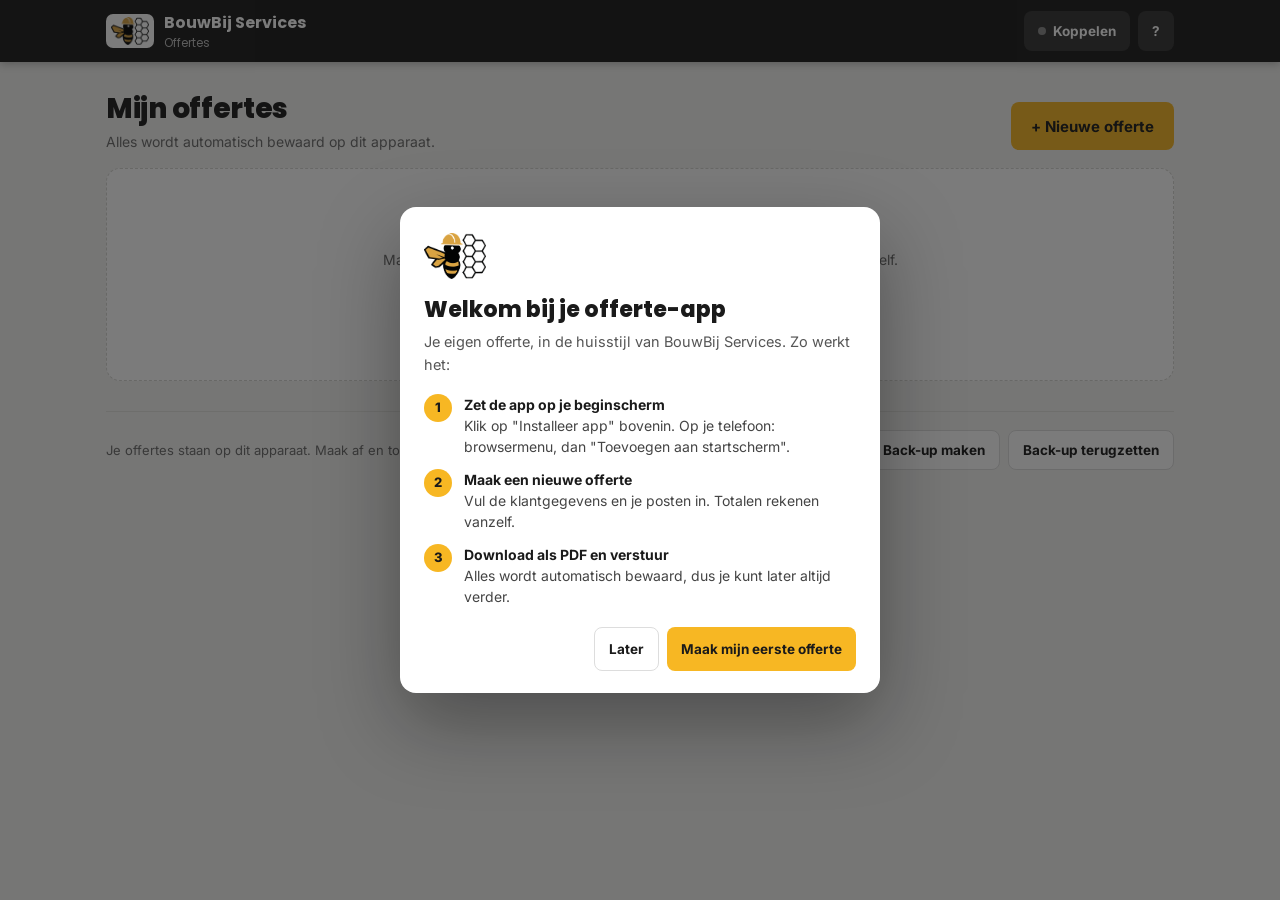
<file: app/bouwbij-services-x9p4/index.html>
<!DOCTYPE html>
<html lang="nl">
<head>
<meta charset="utf-8">
<meta name="viewport" content="width=device-width, initial-scale=1, viewport-fit=cover">
<title>BouwBij Offertes</title>
<meta name="robots" content="noindex, nofollow">
<meta name="theme-color" content="#1A1A1A">
<meta name="apple-mobile-web-app-capable" content="yes">
<meta name="mobile-web-app-capable" content="yes">
<meta name="apple-mobile-web-app-status-bar-style" content="black">
<meta name="apple-mobile-web-app-title" content="BouwBij">
<link rel="manifest" href="manifest.webmanifest">
<link rel="icon" type="image/png" sizes="32x32" href="icons/icon-32.png">
<link rel="apple-touch-icon" href="icons/apple-touch-icon.png">
<style>
/* ===== Offerte-stijl van de klant (ongewijzigd) ===== */

@import url('https://fonts.googleapis.com/css2?family=Poppins:wght@500;600;700;800&family=Inter:wght@400;500;600;700&display=swap');

:root{
  --yellow:#F7B723;
  --yellow-dark:#E8A70F;
  --black:#1A1A1A;
  --grey:#6B6B6B;
  --light-grey:#F5F5F5;
  --line:#E7E7E7;
  --page-w:210mm;
  --page-h:297mm;
  --pad:16mm;
}
@page{ size:210mm 297mm; margin:0; }
*{ box-sizing:border-box; margin:0; padding:0; }
*{
  -webkit-print-color-adjust: exact !important;
  print-color-adjust: exact !important;
  color-adjust: exact !important;
}
body{ font-family:'Inter', Arial, sans-serif; color:#222; background:#ccc; }
.page{
  width:var(--page-w);
  height:var(--page-h);
  background:#fff;
  position:relative;
  overflow:hidden;
  page-break-after:always;
  margin:0 auto 24px auto;
}
.page.flow-page{ height:auto; min-height:var(--page-h); overflow:visible; }
@media print{
  body{ background:#fff; }
  .page{ margin:0; box-shadow:none; }
}
.page:not(.cover){ padding:10mm 12mm 12mm 12mm; }
.page.flow-page{ padding-left:6mm; padding-right:6mm; }

/* ---------- shared header ---------- */
.brandbar{ display:flex; align-items:center; gap:10px; margin-bottom:8px; }
.brandbar .logo-icon{ width:auto; height:38px; flex:none; }
.brandname{ font-family:'Poppins',sans-serif; font-weight:800; font-size:19px; letter-spacing:.2px; }
.brandname .b1{ color:var(--yellow-dark); }
.brandname .b2{ color:var(--black); }
.brandtag{ font-size:10.5px; color:var(--grey); font-style:italic; margin-top:-2px; }
.headerline{ border:none; border-top:2px solid var(--line); margin:10px 0 16px 0; }

/* ---------- page number ---------- */
.pagenum{ position:absolute; bottom:8mm; left:0; right:0; text-align:center; font-size:10px; color:var(--grey); }

/* ================= COVER (full-bleed foto + diagonale snede) ================= */
.cover{ padding:0 !important; }
.cover-photo.ph{
  position:absolute; inset:0; z-index:1;
  background:linear-gradient(135deg,#dcdcdc,#ececec) center/cover no-repeat;
  display:flex; align-items:center; justify-content:center;
  color:#999; font-weight:700; font-size:14px; letter-spacing:.4px; text-align:center;
}
.cover-logo-badge{
  position:absolute; top:10mm; left:10mm; z-index:5;
  display:flex; align-items:center; gap:8px;
  background:rgba(255,255,255,.92); border-radius:6px; padding:6px 12px;
  box-shadow:0 1px 4px rgba(0,0,0,.15);
}
.cover-logo-badge .logo-icon{ height:30px; width:auto; }
.cover-logo-badge .brandname{ font-size:14px; }
.cover-logo-badge .brandtag{ font-size:8.5px; }
.cover-photo.has-img{ color:transparent; }
.cover-photo .upload-lbl{ z-index:2; }

.cover-panel{
  position:absolute; inset:0; z-index:3;
  background:#fff;
  clip-path: polygon(0 100%, 0 46%, 48% 46%, 62% 100%);
  padding:143mm 0 0 18mm;
}
.cover-panel .accent-rule{ width:50px; height:5px; background:var(--yellow); margin-bottom:6mm; }
.cover-panel h1{ font-family:'Poppins',sans-serif; font-weight:800; font-size:44px; letter-spacing:.5px; color:var(--black); margin-bottom:8mm; }
.cover-panel .meta{ display:grid; grid-template-columns:36mm 1fr; row-gap:9px; font-size:14.5px; max-width:90mm; }
.cover-panel .meta .val{ white-space:nowrap; overflow:visible; }
.cover-panel .meta .lbl{ font-weight:700; color:#222; }
.cover-panel .meta .val{ color:#333; }
.cover-panel .meta .val:empty:before{ content:attr(data-ph); color:#aaa; font-style:italic; }

.cover-footer{
  position:absolute; left:0; right:0; bottom:0; z-index:4;
  background:var(--black); color:#fff; padding:8mm 18mm;
}
.cover-footer .tag{ font-weight:700; font-size:13px; margin-bottom:3px; }
.cover-footer .web{ color:var(--yellow); font-size:12.5px; }

/* ================= REASONS / PROCESS (page 2) ================= */
.page2{ padding:14mm 16mm 12mm 16mm !important; display:flex; flex-direction:column; }
.page2 .process{ margin-right:-16mm; padding-right:26mm; border-radius:6px 0 0 6px; }
.page2 .two-col{ flex:1 0 auto; margin-top:6mm; }
.two-col{ display:grid; grid-template-columns:1fr 0.62fr; gap:16mm; align-items:start; }
.sec-title{ font-family:'Poppins',sans-serif; font-weight:700; font-size:16px; letter-spacing:.3px; margin-bottom:16px; }
.reason{ display:flex; gap:14px; margin-bottom:24px; }
.reason .ic{ width:36px; height:36px; flex:none; }
.reason .txt .t{ font-weight:700; font-size:13.5px; margin-bottom:4px; }
.reason .txt .d{ font-size:12px; color:var(--grey); line-height:1.55; }

.process{ background:var(--black); border-radius:6px; padding:20px 20px; }
.process .sec-title{ color:#fff; margin-bottom:18px; }
.step{ display:flex; gap:14px; align-items:flex-start; padding:16px 0; border-bottom:1px solid #333; }
.step:last-child{ border-bottom:none; }
.step .num{ width:30px; height:30px; border-radius:50%; background:var(--yellow); color:var(--black); font-weight:800; font-size:14px; display:flex; align-items:center; justify-content:center; flex:none; }
.step .txt .t{ color:#fff; font-weight:700; font-size:13.5px; margin-bottom:4px; }
.step .txt .d{ color:#bbb; font-size:11.5px; line-height:1.5; }

.page2-foot{ margin:16mm -16mm 0 -16mm; background:var(--black); padding:12mm 16mm; text-align:center; }
.page2-foot .t1{ color:#fff; font-weight:700; font-size:14px; margin-bottom:4px; }
.page2-foot .t2{ color:var(--yellow); font-size:12.5px; }

/* ================= QUOTE TABLES (pages 3-4) ================= */
.page-title{ font-family:'Poppins',sans-serif; font-weight:800; font-size:24px; margin-bottom:12px; }
.cat{ margin-bottom:16px; break-inside:avoid; page-break-inside:avoid; }
.cat-head{ background:var(--black); color:#fff; font-weight:700; font-size:11.5px; letter-spacing:.4px; padding:7px 10px; display:flex; align-items:center; justify-content:space-between; gap:10px; }
.cat-head span{ border-radius:3px; }
.cat-head span:empty:before{ content:attr(data-ph); color:#999; font-style:italic; font-weight:400; }
.cat-del{ width:20px; height:20px; border-radius:50%; border:1px solid #555; background:transparent; color:#ccc; font-size:12px; line-height:18px; text-align:center; cursor:pointer; flex:none; padding:0; }
.cat-del:hover{ background:#c0392b; border-color:#c0392b; color:#fff; }
.addcat{ display:block; margin:4px 0 18px 0; background:none; border:1.5px dashed var(--yellow-dark); color:#8a6d1a; border-radius:5px; font-size:12px; font-weight:600; padding:8px 14px; cursor:pointer; font-family:inherit; }
.addcat:hover{ background:rgba(247,183,35,.12); }
table.items{ width:100%; border-collapse:collapse; font-size:11px; table-layout:fixed; }
.col-desc{ width:58%; } .col-qty{ width:17%; } .col-price{ width:20%; } .col-del{ width:5%; }
table.items th{ position:relative; }
.col-resizer{
  position:absolute; top:0; right:-4px; bottom:0; width:8px; cursor:col-resize; z-index:5;
}
.col-resizer:hover, .col-resizer:active{ background:rgba(247,183,35,.4); }
@media print{ .col-resizer{ display:none; } }
table.items thead th{ text-align:left; font-size:10px; letter-spacing:.3px; color:#333; padding:6px 10px; border-bottom:2px solid var(--line); }
table.items thead th.num, table.items tbody td.num{ text-align:center; }
table.items thead th.price, table.items tbody td.price{ text-align:right; }
table.items tbody td{ padding:7px 10px; border-bottom:1px solid var(--line); vertical-align:top; }
table.items tbody tr:nth-child(even){ background:var(--light-grey); }
table.items tfoot td{ padding:7px 10px; font-weight:700; background:var(--yellow); }
table.items tfoot td.price{ text-align:right; }

.totals-box{ margin-top:6px; }
.totals-box .row{ display:flex; justify-content:space-between; padding:9px 12px; font-weight:700; font-size:12.5px; }
.totals-box .row.dark{ background:var(--black); color:#fff; }
.totals-box .row.final{ background:var(--yellow); color:var(--black); font-size:14px; }
.note{ font-size:11px; color:#333; line-height:1.6; margin-top:14px; }
.note b{ font-weight:700; }

/* ================= PLANNING / BETALING (page5) ================= */
.info-item{ display:flex; gap:14px; margin-bottom:22px; align-items:flex-start; }
.info-item .ic{ width:36px; height:36px; flex:none; margin-top:1px; }
.info-item .t{ font-weight:700; font-size:14px; margin-bottom:2px; }
.info-item .v{ font-size:13px; color:var(--grey); }
.pay-item{ display:flex; align-items:center; gap:16px; margin-bottom:22px; }
.pay-badge{ background:#fff; border:3px solid var(--yellow); border-radius:50%; width:58px; height:58px; padding:0; font-weight:800; font-size:14px; color:var(--black); flex:none; display:flex; align-items:center; justify-content:center; text-align:center; }
.pay-desc{ font-size:13px; line-height:1.4; }
.small-note{ font-size:10.5px; color:var(--grey); font-style:italic; margin-top:4px; }

.guarantee{ background:var(--black); color:#fff; border-radius:6px; padding:16px 18px; margin-top:16px; display:block; }
.page4{ padding:10mm 16mm 12mm 16mm !important; display:flex; flex-direction:column; }
.page4 .guarantee{ margin:92px -16mm 0 -16mm; padding:24px 16mm 30px 16mm; position:relative; overflow:hidden; background:linear-gradient(135deg,#1f1f1f,#141414); }
.page4 .guarantee::before{ content:""; position:absolute; left:0; right:0; top:0; height:4px; background:linear-gradient(90deg,var(--yellow),var(--yellow-dark)); }
.page4 .guarantee-head{ display:flex; align-items:center; gap:14px; margin-bottom:16px; position:relative; }
.page4 .guarantee h3{ font-size:21px; letter-spacing:.3px; }
.page4 .guarantee .ic{ width:44px; height:44px; flex:none; }
.page4 .guarantee p{ font-size:14.5px; line-height:1.75; color:#ddd; margin-bottom:22px; max-width:145mm; }
.page4 .guarantee-grid{ display:grid; grid-template-columns:1fr; row-gap:16px; position:relative; max-width:130mm; }
.page4 .g-item{ display:flex; align-items:flex-start; gap:12px; }
.page4 .g-item .gic{ width:22px; height:22px; flex:none; margin-top:2px; color:var(--yellow); }
.page4 .g-item span{ font-size:15px; line-height:1.5; color:#eee; }
.page4 .two-col{ margin-top:22mm; }
.page4 .sec-title{ font-size:24px; margin-bottom:22px; }
.page4 .info-item{ margin-bottom:36px; gap:18px; }
.page4 .info-item .ic{ width:42px; height:42px; }
.page4 .info-item .t{ font-size:19px; margin-bottom:4px; }
.page4 .info-item .v{ font-size:17.5px; }
.page4 .pay-item{ margin-bottom:36px; gap:20px; }
.page4 .pay-badge{ width:78px; height:78px; font-size:19px; border-width:4px; }
.page4 .pay-desc{ font-size:17.5px; line-height:1.4; }
.page4 .small-note{ font-size:14px; margin-top:10px; }
.guarantee .ic{ width:34px; height:34px; flex:none; }
.guarantee h3{ color:var(--yellow); font-family:'Poppins',sans-serif; font-size:14px; margin-bottom:8px; }
.guarantee p{ font-size:11.5px; line-height:1.6; color:#ddd; }

/* ================= PROJECTS (page6) ================= */
.grid6{ display:grid; grid-template-columns:repeat(3,1fr); gap:8px; margin-top:6px; }
.grid6 .ph{ width:100%; aspect-ratio:1/1; }
.ph{ background:linear-gradient(135deg,#e6e6e6,#efefef); border-radius:4px; display:flex; align-items:center; justify-content:center; color:#999; font-size:11px; font-weight:600; text-align:center; }
.ph-wide{ width:100%; aspect-ratio:2.46/1; margin-top:8px; }
.proj-foot{ background:var(--black); color:var(--yellow); text-align:center; font-size:11.5px; padding:10px; border-radius:4px; margin-top:14px; }

/* fill-field marker */
.fill{ color:#8a8a8a; }

/* ===================== EDITABLE MODE ===================== */
.no-print{ }
@media print{
  .no-print{ display:none !important; }
  .toolbar-spacer{ display:none !important; }
}

.toolbar{
  position:fixed; top:0; left:0; right:0; z-index:1000;
  background:var(--black); color:#fff; padding:10px 18px;
  display:flex; align-items:center; justify-content:space-between;
  font-family:'Inter',sans-serif; box-shadow:0 2px 8px rgba(0,0,0,.25);
}
.toolbar .t1{ font-weight:700; font-size:13.5px; }
.toolbar .t2{ font-size:11.5px; color:#bbb; margin-top:1px; }
.toolbar button{
  border:none; border-radius:5px;
  font-weight:700; font-size:13px; padding:9px 16px; cursor:pointer; font-family:inherit;
}
.toolbar button.btn-primary{ background:var(--yellow); color:var(--black); }
.toolbar button.btn-primary:hover{ background:var(--yellow-dark); }
.toolbar button.btn-secondary{ background:#333; color:#fff; }
.toolbar button.btn-secondary:hover{ background:#444; }
.toolbar-spacer{ height:56px; }

[contenteditable="true"]{ border-radius:3px; transition:background .15s; cursor:text; }
[contenteditable="true"]:hover{ background:rgba(247,183,35,.16); }
[contenteditable="true"]:focus{ outline:1.5px dashed var(--yellow-dark); background:rgba(247,183,35,.12); }
@media print{
  [contenteditable="true"]:hover, [contenteditable="true"]:focus{ background:transparent; outline:none; }
}
[contenteditable="true"]:empty:before{ content:attr(data-ph); color:#aaa; font-style:italic; }

.rowdel-col{ width:26px; }
.rowdel{
  width:20px; height:20px; border-radius:50%; border:none; background:#e6e6e6; color:#777;
  font-size:12px; line-height:20px; text-align:center; cursor:pointer; padding:0;
}
.rowdel:hover{ background:#ffb4b4; color:#a00; }
.reset-total{
  width:20px; height:20px; border-radius:50%; border:none; background:rgba(0,0,0,.15); color:#fff;
  font-size:12px; line-height:20px; text-align:center; cursor:pointer; padding:0; margin-left:6px; vertical-align:middle;
}
.reset-total:hover{ background:rgba(0,0,0,.3); }
.cat-total{ display:inline-block; min-width:20px; }
.cat-total[data-manual="true"]{ text-decoration:underline dotted; text-underline-offset:3px; }
.cat.cat-dragging{ opacity:.5; }
.cat{ position:relative; }
.gap-handle{
  height:14px; margin-top:2px; cursor:row-resize; position:relative;
  display:flex; align-items:center; justify-content:center;
}
.gap-handle::before{
  content:""; width:100%; height:0; border-top:1.5px dashed #d8d8d8;
}
.gap-handle:hover::before, .gap-handle.resizing::before{ border-color:var(--yellow-dark); }
.gap-handle .gap-label{
  position:absolute; background:#fff; padding:0 6px; font-size:9px; color:#999;
  opacity:0; transition:opacity .15s; pointer-events:none;
}
.gap-handle:hover .gap-label, .gap-handle.resizing .gap-label{ opacity:1; }
.addrow{
  margin:6px 0 0 0; background:none; border:1.5px dashed #bbb; color:#555; border-radius:5px;
  font-size:11px; padding:6px 12px; cursor:pointer; font-family:inherit;
}
.addrow:hover{ border-color:var(--yellow-dark); color:var(--yellow-dark); }

.ph{ position:relative; }
.hero-ph{ position:relative; }
.upload-lbl{
  position:absolute; inset:0; display:flex; align-items:center; justify-content:center;
  cursor:pointer;
}
.upload-lbl input{ display:none; }
.upload-hint{ font-size:10px; color:#999; text-align:center; padding:0 10px; }
.has-img .upload-hint, .has-img .ph-text{ display:none; }
.has-img{ background-size:cover !important; }
.draggable-photo.has-img{ cursor:grab; }
.draggable-photo.has-img.dragging{ cursor:grabbing; }
@media print{ .draggable-photo{ cursor:default !important; } }
.upload-lbl.has-img{ background:transparent; }



/* ===== App-schil ===== */
:root{ --app-ac: #F7B723; --app-ac2: #E8A70F; --app-dk: #1A1A1A; }
body.v-lijst{ background:#F4F4F2; }
body.v-editor{ background:#ccc; }
.app-view{ display:none; }
body.v-lijst #lijst, body.v-editor #editor{ display:block; }
.app-bar{ position:sticky; top:0; z-index:1000; background:var(--app-dk); color:#fff; font-family:'Inter',Arial,sans-serif; box-shadow:0 2px 8px rgba(0,0,0,.25); padding-top:env(safe-area-inset-top); }
.app-bar-in{ display:flex; align-items:center; justify-content:space-between; gap:12px; max-width:1100px; margin:0 auto; padding:10px 16px; min-height:58px; }
.app-brand{ display:flex; align-items:center; gap:10px; min-width:0; }
.app-brand img{ height:34px; width:auto; background:#fff; border-radius:7px; padding:3px 5px; }
.app-brand b{ font-family:'Poppins',sans-serif; font-weight:700; font-size:16px; white-space:nowrap; overflow:hidden; text-overflow:ellipsis; }
.app-brand small{ display:block; font-size:11.5px; color:#bbb; font-weight:400; }
.app-btn{ display:inline-flex; align-items:center; justify-content:center; gap:7px; min-height:40px; border:none; border-radius:8px; padding:0 14px; font:700 13.5px 'Inter',Arial,sans-serif; cursor:pointer; white-space:nowrap; text-decoration:none; }
.app-btn.pri{ background:var(--app-ac); color:#1A1A1A; }
.app-btn.pri:hover{ background:var(--app-ac2); }
.app-btn.sec{ background:#333; color:#fff; }
.app-btn.sec:hover{ background:#444; }
.app-btn.lt{ background:#fff; color:#1A1A1A; border:1px solid #ddd; }
.app-btn.lt:hover{ border-color:#bbb; }
.app-btn.dg{ background:#fff; color:#b42318; border:1px solid #f1c4c0; }
.app-acts{ display:flex; gap:8px; align-items:center; }
.app-status{ font-size:12px; color:#aaa; white-space:nowrap; }
.app-hint{ max-width:1100px; margin:0 auto; padding:0 16px 9px; font-size:11.5px; color:#bbb; }

/* lijst */
.l-wrap{ max-width:1100px; margin:0 auto; padding:26px 16px 60px; font-family:'Inter',Arial,sans-serif; color:#1A1A1A; }
.l-top{ display:flex; align-items:flex-end; justify-content:space-between; gap:14px; flex-wrap:wrap; margin-bottom:18px; }
.l-top h1{ font-family:'Poppins',sans-serif; font-weight:800; font-size:28px; letter-spacing:-.3px; }
.l-top p{ color:#6B6B6B; font-size:14px; margin-top:3px; }
.l-new{ min-height:48px; padding:0 20px; font-size:15px; }
.l-zoek{ width:100%; min-height:46px; border:1px solid #ddd; border-radius:10px; padding:0 14px; font:15px 'Inter',sans-serif; margin-bottom:14px; background:#fff; }
.l-zoek:focus{ outline:2px solid var(--app-ac); border-color:transparent; }
.l-list{ display:grid; gap:10px; }
.l-item{ display:grid; grid-template-columns:auto 1fr auto; gap:14px; align-items:center; background:#fff; border:1px solid #e6e6e3; border-radius:12px; padding:14px 16px; cursor:pointer; transition:border-color .15s, box-shadow .15s; }
.l-item:hover{ border-color:var(--app-ac); box-shadow:0 4px 18px rgba(0,0,0,.06); }
.l-nr{ font-family:'Poppins',sans-serif; font-weight:700; font-size:12.5px; background:#1A1A1A; color:var(--app-ac); border-radius:7px; padding:6px 9px; white-space:nowrap; }
.l-main{ min-width:0; }
.l-klant{ font-weight:700; font-size:15.5px; white-space:nowrap; overflow:hidden; text-overflow:ellipsis; }
.l-sub{ color:#6B6B6B; font-size:13px; margin-top:2px; white-space:nowrap; overflow:hidden; text-overflow:ellipsis; }
.l-right{ text-align:right; }
.l-bedrag{ font-weight:700; font-size:15px; white-space:nowrap; }
.l-btw{ color:#8a8a8a; font-size:11.5px; }
.l-acts{ display:flex; gap:6px; justify-content:flex-end; margin-top:7px; }
.l-acts button{ min-height:30px; padding:0 10px; font-size:12px; border-radius:7px; }
.l-leeg{ text-align:center; background:#fff; border:1.5px dashed #d6d6d2; border-radius:14px; padding:46px 20px; }
.l-leeg h2{ font-family:'Poppins',sans-serif; font-size:20px; margin-bottom:6px; }
.l-leeg p{ color:#6B6B6B; font-size:14px; margin-bottom:18px; }
.l-foot{ display:flex; flex-wrap:wrap; gap:10px; align-items:center; justify-content:space-between; margin-top:30px; padding-top:18px; border-top:1px solid #e3e3df; font-size:13px; color:#6B6B6B; }
.l-foot .app-acts{ flex-wrap:wrap; }
@media (max-width:600px){
  .l-item{ grid-template-columns:1fr auto; }
  .l-nr{ grid-column:1 / -1; justify-self:start; }
  .app-hint{ display:none; }
  .app-brand small{ display:none; }
  .ed-tekst{ display:none; }
}

/* naam-venster & naam in editorbalk */
.m-input{ width:100%; min-height:50px; margin-top:16px; padding:0 14px; border:1.5px solid #ddd; border-radius:10px; font:16px 'Inter',sans-serif; color:#1A1A1A; }
.m-input:focus{ outline:none; border-color:var(--app-ac); box-shadow:0 0 0 4px rgba(247,183,35,.25); }
.m-fout{ color:#b42318; font-size:13px; margin-top:8px; min-height:18px; }
.ed-naam{ background:none; border:none; color:#fff; font:700 14px 'Inter',sans-serif; cursor:pointer; padding:4px 6px; border-radius:6px; max-width:32vw; white-space:nowrap; overflow:hidden; text-overflow:ellipsis; }
.ed-naam:hover{ background:#333; }
.ed-naam span{ color:#999; font-weight:400; margin-left:4px; }

/* editor */
#editor .ed-pad{ padding:18px 8px 40px; }
#pdfRoot{ transform-origin:top center; }

/* modals & toast */
.m-back{ position:fixed; inset:0; z-index:2000; background:rgba(15,15,15,.55); display:none; align-items:center; justify-content:center; padding:16px; font-family:'Inter',Arial,sans-serif; }
.m-back.on{ display:flex; }
.m-box{ background:#fff; color:#1A1A1A; border-radius:16px; max-width:480px; width:100%; padding:26px 24px 22px; box-shadow:0 30px 80px rgba(0,0,0,.35); max-height:calc(100vh - 32px); overflow:auto; }
.m-box h2{ font-family:'Poppins',sans-serif; font-weight:800; font-size:22px; line-height:1.2; margin-bottom:8px; }
.m-box p{ font-size:14.5px; color:#555; line-height:1.55; }
.m-steps{ list-style:none; display:grid; gap:12px; margin:18px 0 20px; }
.m-steps li{ display:flex; gap:12px; align-items:flex-start; font-size:14px; line-height:1.5; color:#444; }
.m-steps b{ color:#1A1A1A; display:block; }
.m-steps .n{ flex:none; width:28px; height:28px; border-radius:50%; background:var(--app-ac); color:#1A1A1A; font-weight:800; display:grid; place-items:center; font-size:13px; }
.m-logo{ height:46px; width:auto; margin-bottom:14px; }
.m-acts{ display:flex; gap:8px; justify-content:flex-end; flex-wrap:wrap; margin-top:18px; }
.m-acts .app-btn{ min-height:44px; }
/* account & sync */
.acc-btn{ max-width:230px; overflow:hidden; text-overflow:ellipsis; }
.acc-btn .dot{ width:8px; height:8px; border-radius:50%; background:#8a8a8a; flex:none; }
.acc-btn.ok .dot{ background:#3fbf6a; }
.acc-btn.bezig .dot{ background:var(--app-ac); }
.acc-btn.fout .dot{ background:#e5484d; }
.sync-banner{ display:flex; gap:12px; align-items:center; justify-content:space-between; flex-wrap:wrap; background:#fff; border:1px solid #e6e6e3; border-left:4px solid var(--app-ac); border-radius:12px; padding:12px 14px; margin-bottom:16px; font-size:14px; color:#444; }
.sync-banner b{ color:#1A1A1A; }
.m-tabs{ display:flex; gap:6px; margin:16px 0 4px; background:#f1f1ef; padding:4px; border-radius:10px; }
.m-tabs button{ flex:1; min-height:38px; border:0; border-radius:8px; background:none; font:600 13.5px 'Inter',sans-serif; color:#666; cursor:pointer; }
.m-tabs button.on{ background:#fff; color:#1A1A1A; box-shadow:0 1px 3px rgba(0,0,0,.1); }
.m-lbl{ display:block; font-size:13px; font-weight:600; color:#444; margin-top:14px; }
.m-lbl + .m-input{ margin-top:6px; }
.m-ok{ color:#1a7f43; font-size:13.5px; margin-top:10px; line-height:1.5; }
.m-link{ background:none; border:0; color:#555; text-decoration:underline; font:13px 'Inter',sans-serif; cursor:pointer; padding:0; margin-top:10px; }
.toast{ position:fixed; left:50%; bottom:24px; transform:translateX(-50%) translateY(20px); opacity:0; z-index:3000; background:#1A1A1A; color:#fff; padding:12px 18px; border-radius:10px; font:600 14px 'Inter',sans-serif; transition:all .25s; pointer-events:none; box-shadow:0 10px 30px rgba(0,0,0,.3); }
.toast.on{ opacity:1; transform:translateX(-50%) translateY(0); }

@media print{
  .app-bar, .app-view#lijst, .m-back, .toast{ display:none !important; }
  body{ background:#fff !important; }
  #editor{ display:block !important; }
  #editor .ed-pad{ padding:0 !important; }
  #pdfRoot{ zoom:1 !important; }
}
</style>
</head>
<body class="v-lijst">

<svg width="0" height="0" style="position:absolute">
<defs>
<symbol id="ic-shield" viewBox="0 0 24 24"><path d="M12 2l8 3v6c0 5-3.5 8.5-8 11-4.5-2.5-8-6-8-11V5l8-3z" fill="none" stroke="currentColor" stroke-width="1.6"></path><path d="M8.5 12l2.3 2.3L16 9.5" fill="none" stroke="currentColor" stroke-width="1.6" stroke-linecap="round" stroke-linejoin="round"></path></symbol>
<symbol id="ic-ribbon" viewBox="0 0 24 24"><circle cx="12" cy="8" r="5.2" fill="none" stroke="currentColor" stroke-width="1.6"></circle><path d="M8.5 12.3L7 21l5-2.6 5 2.6-1.5-8.7" fill="none" stroke="currentColor" stroke-width="1.6" stroke-linejoin="round"></path></symbol>
<symbol id="ic-users" viewBox="0 0 24 24"><circle cx="9" cy="8" r="3" fill="none" stroke="currentColor" stroke-width="1.6"></circle><path d="M3.5 19c.8-3.2 3-4.8 5.5-4.8s4.7 1.6 5.5 4.8" fill="none" stroke="currentColor" stroke-width="1.6" stroke-linecap="round"></path><circle cx="17" cy="9" r="2.4" fill="none" stroke="currentColor" stroke-width="1.6"></circle><path d="M15.7 14.6c2-.4 3.8.9 4.5 3.7" fill="none" stroke="currentColor" stroke-width="1.6" stroke-linecap="round"></path></symbol>
<symbol id="ic-chat" viewBox="0 0 24 24"><path d="M4 5h16v10H9l-4 4V5z" fill="none" stroke="currentColor" stroke-width="1.6" stroke-linejoin="round"></path></symbol>
<symbol id="ic-layers" viewBox="0 0 24 24"><path d="M12 3l9 4.5-9 4.5-9-4.5L12 3z" fill="none" stroke="currentColor" stroke-width="1.6" stroke-linejoin="round"></path><path d="M3 12l9 4.5 9-4.5" fill="none" stroke="currentColor" stroke-width="1.6" stroke-linejoin="round"></path><path d="M3 16.5L12 21l9-4.5" fill="none" stroke="currentColor" stroke-width="1.6" stroke-linejoin="round"></path></symbol>
<symbol id="ic-sparkle" viewBox="0 0 24 24"><path d="M6 12c3-.6 4.4-2 5-5 .6 3 2 4.4 5 5-3 .6-4.4 2-5 5-.6-3-2-4.4-5-5z" fill="none" stroke="currentColor" stroke-width="1.5" stroke-linejoin="round"></path><circle cx="18.5" cy="5.5" r="1.1" fill="currentColor"></circle></symbol>
<symbol id="ic-clipboard" viewBox="0 0 24 24"><rect x="6" y="4" width="12" height="17" rx="1.5" fill="none" stroke="currentColor" stroke-width="1.6"></rect><rect x="9" y="2.3" width="6" height="3.2" rx="1" fill="none" stroke="currentColor" stroke-width="1.6"></rect><path d="M9 12h6M9 16h6" stroke="currentColor" stroke-width="1.5" stroke-linecap="round"></path></symbol>
<symbol id="ic-doc" viewBox="0 0 24 24"><path d="M7 3h7l4 4v14H7V3z" fill="none" stroke="currentColor" stroke-width="1.6" stroke-linejoin="round"></path><path d="M14 3v4h4" fill="none" stroke="currentColor" stroke-width="1.6" stroke-linejoin="round"></path><path d="M9.5 12h5M9.5 15.5h5" stroke="currentColor" stroke-width="1.4" stroke-linecap="round"></path></symbol>
<symbol id="ic-calendar" viewBox="0 0 24 24"><rect x="3.5" y="5" width="17" height="15.5" rx="1.5" fill="none" stroke="currentColor" stroke-width="1.6"></rect><path d="M3.5 9.5h17M8 3v4M16 3v4" stroke="currentColor" stroke-width="1.6" stroke-linecap="round"></path></symbol>
<symbol id="ic-tools" viewBox="0 0 24 24"><path d="M14.7 6.3a3.5 3.5 0 0 0-4.6 4.6L4 17l3 3 6.1-6.1a3.5 3.5 0 0 0 4.6-4.6l-2.3 2.3-2-2 2.3-2.3z" fill="none" stroke="currentColor" stroke-width="1.5" stroke-linejoin="round"></path></symbol>
<symbol id="ic-check-circle" viewBox="0 0 24 24"><circle cx="12" cy="12" r="9" fill="none" stroke="currentColor" stroke-width="1.6"></circle><path d="M8 12.5l2.5 2.5L16 9.5" fill="none" stroke="currentColor" stroke-width="1.6" stroke-linecap="round" stroke-linejoin="round"></path></symbol>
<symbol id="ic-clock" viewBox="0 0 24 24"><circle cx="12" cy="12" r="9" fill="none" stroke="currentColor" stroke-width="1.6"></circle><path d="M12 7v5l3.5 2" fill="none" stroke="currentColor" stroke-width="1.6" stroke-linecap="round"></path></symbol>
<symbol id="ic-hardhat" viewBox="0 0 24 24"><path d="M4 16c0-4.4 3.6-8 8-8s8 3.6 8 8" fill="none" stroke="currentColor" stroke-width="1.6"></path><rect x="2.5" y="16" width="19" height="2.6" rx="1" fill="none" stroke="currentColor" stroke-width="1.6"></rect><path d="M12 8V5" stroke="currentColor" stroke-width="1.6" stroke-linecap="round"></path></symbol>
<symbol id="ic-camera" viewBox="0 0 24 24"><path d="M4 8h3l1.5-2h7L17 8h3v11H4V8z" fill="none" stroke="currentColor" stroke-width="1.6" stroke-linejoin="round"></path><circle cx="12" cy="13.5" r="3.2" fill="none" stroke="currentColor" stroke-width="1.6"></circle></symbol>
<symbol id="ic-bee" viewBox="0 0 64 64">
  <ellipse cx="16" cy="30" rx="15" ry="10" fill="#ececec" stroke="#cfcfcf" stroke-width="1"></ellipse>
  <ellipse cx="48" cy="30" rx="15" ry="10" fill="#ececec" stroke="#cfcfcf" stroke-width="1"></ellipse>
  <ellipse cx="32" cy="38" rx="17" ry="18" fill="#F7B723"></ellipse>
  <path d="M15 30h34v6H15zM15 42h34v6H15z" fill="#1A1A1A"></path>
  <circle cx="32" cy="16" r="9" fill="#1A1A1A"></circle>
  <path d="M27 9l-4-6M37 9l4-6" stroke="#1A1A1A" stroke-width="2.4" stroke-linecap="round"></path>
  <circle cx="23" cy="3" r="2" fill="#1A1A1A"></circle><circle cx="41" cy="3" r="2" fill="#1A1A1A"></circle>
  <path d="M26 56l6 8 6-8z" fill="#1A1A1A"></path>
</symbol>
<symbol id="ic-grip" viewBox="0 0 14 14">
  <circle cx="4" cy="2.5" r="1.3" fill="currentColor"></circle><circle cx="10" cy="2.5" r="1.3" fill="currentColor"></circle>
  <circle cx="4" cy="7" r="1.3" fill="currentColor"></circle><circle cx="10" cy="7" r="1.3" fill="currentColor"></circle>
  <circle cx="4" cy="11.5" r="1.3" fill="currentColor"></circle><circle cx="10" cy="11.5" r="1.3" fill="currentColor"></circle>
</symbol>
<symbol id="honeycomb-pattern" viewBox="0 0 300 200">
  <defs>
    <pattern id="hexpat" width="34" height="59" patternUnits="userSpaceOnUse" patternTransform="scale(1)">
      <polygon points="17,0 34,9.8 34,29.5 17,39.3 0,29.5 0,9.8" fill="none" stroke="#F7B723" stroke-width="1.4"></polygon>
      <polygon points="17,19.6 34,29.4 34,49.1 17,58.9 0,49.1 0,29.4" fill="none" stroke="#F7B723" stroke-width="1.4"></polygon>
    </pattern>
  </defs>
  <rect width="300" height="200" fill="url(#hexpat)"></rect>
</symbol>
</defs>
</svg>

<!-- ================= OVERZICHT ================= -->
<div class="app-view" id="lijst">
  <div class="app-bar no-print"><div class="app-bar-in">
    <div class="app-brand"><img src="img/4c04ea2d.png" alt=""><b>BouwBij Services<small>Offertes</small></b></div>
    <div class="app-acts">
      <button class="app-btn sec acc-btn" id="btnAccount" style="display:none"><span class="dot"></span><span id="accTekst">Koppelen</span></button>
      <button class="app-btn sec" id="btnInstall" style="display:none">⤓ Installeer app</button>
      <button class="app-btn sec" id="btnHelp" title="Uitleg">?</button>
    </div>
  </div></div>
  <div class="l-wrap">
    <div class="l-top">
      <div><h1>Mijn offertes</h1><p id="lTeller">Alles wordt automatisch bewaard op dit apparaat.</p></div>
      <button class="app-btn pri l-new" id="btnNieuw">+ Nieuwe offerte</button>
    </div>
    <input class="l-zoek" id="zoek" type="search" placeholder="Zoek op naam, klant, project of offertenummer" style="display:none">
    <div class="l-list" id="lijstItems"></div>
    <div class="l-foot">
      <span id="footTekst">Je offertes staan op dit apparaat. Maak af en toe een back-up.</span>
      <div class="app-acts">
        <button class="app-btn lt" id="btnBackup">Back-up maken</button>
        <button class="app-btn lt" id="btnRestore">Back-up terugzetten</button>
        <input type="file" id="restoreFile" accept=".json,application/json" hidden>
      </div>
    </div>
  </div>
</div>

<!-- ================= EDITOR ================= -->
<div class="app-view" id="editor">
  <div class="app-bar no-print">
    <div class="app-bar-in">
      <div class="app-acts" style="min-width:0"><button class="app-btn sec" id="btnTerug">← <span class="ed-tekst">Mijn offertes</span></button><button class="ed-naam" id="edNaam" title="Naam wijzigen"></button><span class="app-status" id="status"></span></div>
      <div class="app-acts">
        <button class="app-btn sec" id="btnDupl" title="Kopie maken">⧉ <span class="ed-tekst">Dupliceren</span></button>
        <button class="app-btn pri" id="btnPdf">📄 Download PDF</button>
      </div>
    </div>
    <div class="app-hint">Klik op een tekst om te bewerken · klik op een foto-vlak om te uploaden · sleep een foto om hem te verschuiven · totalen tellen automatisch mee</div>
  </div>
  <div class="ed-pad"><div id="pdfRoot"></div></div>
</div>

<template id="offerte-tpl">
<!-- ============ PAGE 1: COVER ============ -->
<section class="page cover">
  <div class="cover-photo ph has-img draggable-photo" id="ph-cover" data-pos-x="41.53327493035937" data-pos-y="52.369677482217675" style="background-image: url(&quot;img/d9427295.jpg&quot;); background-position: 41.5333% 52.3697%;" data-drag-enabled="1">
    <span class="ph-text">[Foto project — klik om te uploaden]</span>
    <label class="upload-lbl no-print has-img"><input type="file" accept="image/*" onchange="handlePhoto(this,'ph-cover')"><span class="upload-hint">📷 Klik om foto te uploaden</span></label>
  </div>

  <div class="cover-logo-badge">
    <img class="logo-icon" src="img/4c04ea2d.png" alt="BouwBIJ Services logo">
    <div><div class="brandname"><span class="b1">BOUWBIJ</span> <span class="b2">SERVICES</span></div><div class="brandtag">Timmer- &amp; Renovatiespecialist</div></div>
  </div>

  <div class="cover-panel">
    <div class="accent-rule"></div>
    <h1>OFFERTE</h1>
    <div class="meta">
      <div class="lbl">Voor:</div><div class="val" contenteditable="true" data-ph="Naam klant"></div>
      <div class="lbl">Project:</div><div class="val" contenteditable="true" data-ph="Korte projectomschrijving"></div>
      <div class="lbl">E-mail:</div><div class="val" contenteditable="true" data-ph="naam@voorbeeld.nl"></div>
      <div class="lbl">Telefoon:</div><div class="val" contenteditable="true" data-ph="06-12345678"></div>
      <div class="lbl">Offertenummer:</div><div class="val" contenteditable="true" data-ph="Offertenummer"></div>
      <div class="lbl">Datum:</div><div class="val" contenteditable="true" data-ph="dd-mm-jjjj"></div>
    </div>
  </div>

  <div class="cover-footer">
    <div class="tag" contenteditable="true">Kwaliteit, vakmanschap en duidelijke afspraken.</div>
    <div class="web" contenteditable="true">www.bouwbijservices.nl</div>
  </div>
</section>

<!-- ============ PAGE 2: WAAROM + WERKWIJZE ============ -->
<section class="page page2">
  <div class="brandbar">
    <img class="logo-icon" src="img/4c04ea2d.png" alt="BouwBIJ Services logo">
    <div><div class="brandname"><span class="b1">BOUWBIJ</span> <span class="b2">SERVICES</span></div><div class="brandtag">Timmer- &amp; Renovatiespecialist</div></div>
  </div>
  <hr class="headerline">

  <div class="two-col">
    <div>
      <div class="sec-title" contenteditable="true">WAAROM KIEZEN VOOR BOUWBIJ SERVICES?</div>

      <div class="reason"><svg class="ic" style="color:var(--yellow)"><use href="#ic-shield"></use></svg>
        <div class="txt"><div class="t" contenteditable="true">Verzekerd aannemersbedrijf</div><div class="d" contenteditable="true">Wij zijn volledig verzekerd, dus u bent verzekerd van een veilige uitvoering.</div></div></div>

      <div class="reason"><svg class="ic" style="color:var(--yellow)"><use href="#ic-ribbon"></use></svg>
        <div class="txt"><div class="t" contenteditable="true">5 jaar garantie</div><div class="d" contenteditable="true">Standaard 5 jaar garantie op al onze timmerwerkzaamheden.</div></div></div>

      <div class="reason"><svg class="ic" style="color:var(--yellow)"><use href="#ic-users"></use></svg>
        <div class="txt"><div class="t" contenteditable="true">Ervaren vakmensen</div><div class="d" contenteditable="true">Vast team van 7 ervaren vakmensen voor een perfect resultaat.</div></div></div>

      <div class="reason"><svg class="ic" style="color:var(--yellow)"><use href="#ic-chat"></use></svg>
        <div class="txt"><div class="t" contenteditable="true">Duidelijke communicatie</div><div class="d" contenteditable="true">Heldere afspraken en korte lijnen gedurende het hele project.</div></div></div>

      <div class="reason"><svg class="ic" style="color:var(--yellow)"><use href="#ic-layers"></use></svg>
        <div class="txt"><div class="t" contenteditable="true">Hoogwaardige materialen</div><div class="d" contenteditable="true">Alleen kwalitatieve materialen voor een duurzaam eindresultaat.</div></div></div>

      <div class="reason"><svg class="ic" style="color:var(--yellow)"><use href="#ic-sparkle"></use></svg>
        <div class="txt"><div class="t" contenteditable="true">Nette en schone werkwijze</div><div class="d" contenteditable="true">Wij werken netjes, beschermen uw woning en leveren schoon op.</div></div></div>
    </div>

    <div class="process">
      <div class="sec-title" contenteditable="true">ONZE WERKWIJZE</div>
      <div class="step"><div class="num">1</div><div class="txt"><div class="t" contenteditable="true">Vrijblijvende opname</div><div class="d" contenteditable="true">We bespreken uw wensen en de mogelijkheden.</div></div></div>
      <div class="step"><div class="num">2</div><div class="txt"><div class="t" contenteditable="true">Offerte</div><div class="d" contenteditable="true">U ontvangt een duidelijke offerte zonder verrassingen.</div></div></div>
      <div class="step"><div class="num">3</div><div class="txt"><div class="t" contenteditable="true">Planning</div><div class="d" contenteditable="true">Samen plannen we een geschikte startdatum.</div></div></div>
      <div class="step"><div class="num">4</div><div class="txt"><div class="t" contenteditable="true">Uitvoering</div><div class="d" contenteditable="true">Ons team gaat vakkundig en netjes voor u aan de slag.</div></div></div>
      <div class="step"><div class="num">5</div><div class="txt"><div class="t" contenteditable="true">Oplevering</div><div class="d" contenteditable="true">Wij streven naar een zorgvuldige oplevering en een resultaat dat volledig aansluit bij de gemaakte afspraken.</div></div></div>
    </div>
  </div>

  <div class="page2-foot">
    <div class="t1" contenteditable="true">Kwaliteit, vakmanschap en duidelijke afspraken.</div>
    <div class="t2" contenteditable="true">www.bouwbijservices.nl</div>
  </div>
  <div class="pagenum">2</div>
</section>

<!-- ============ PAGE 3: OFFERTE TABEL 1+2 ============ -->
<!-- ============ PAGE 5: PLANNING / BETALING / GARANTIE ============ -->
<section class="page page4">
  <div class="brandbar">
    <img class="logo-icon" src="img/4c04ea2d.png" alt="BouwBIJ Services logo">
    <div><div class="brandname"><span class="b1">BOUWBIJ</span> <span class="b2">SERVICES</span></div><div class="brandtag">Timmer- &amp; Renovatiespecialist</div></div>
  </div>
  <hr class="headerline">

  <div class="two-col" style="grid-template-columns:1fr 1fr;">
    <div>
      <div class="sec-title" contenteditable="true">PLANNING</div>
      <div class="info-item"><svg class="ic" style="color:var(--yellow)"><use href="#ic-calendar"></use></svg><div><div class="t" contenteditable="true">Start werkzaamheden:</div><div class="v" contenteditable="true">Vanaf <span data-ph="dd-mm-jjjj"></span></div></div></div>
      <div class="info-item"><svg class="ic" style="color:var(--yellow)"><use href="#ic-clock"></use></svg><div><div class="t" contenteditable="true">Geschatte uitvoeringsduur:</div><div class="v" contenteditable="true" data-ph="X à Y werkdagen"></div></div></div>
      <div class="info-item"><svg class="ic" style="color:var(--yellow)"><use href="#ic-users"></use></svg><div><div class="t" contenteditable="true">Aantal vakmensen:</div><div class="v" contenteditable="true" data-ph="X - Y"></div></div></div>
      <div class="info-item"><svg class="ic" style="color:var(--yellow)"><use href="#ic-hardhat"></use></svg><div><div class="t" contenteditable="true">Werkdagen:</div><div class="v" contenteditable="true" data-ph="Maandag t/m vrijdag">Maandag t/m Vrijdag</div></div></div>
    </div>
    <div>
      <div class="sec-title" contenteditable="true">BETALINGSREGELING</div>
      <div class="pay-item"><div class="pay-badge"><span contenteditable="true">35</span>%</div><div class="pay-desc" contenteditable="true">Bij opdrachtbevestiging (reserveringskosten)</div></div>
      <div class="pay-item"><div class="pay-badge"><span contenteditable="true">40</span>%</div><div class="pay-desc" contenteditable="true">Tussentijds tijdens de uitvoering</div></div>
      <div class="pay-item"><div class="pay-badge"><span contenteditable="true">25</span>%</div><div class="pay-desc" contenteditable="true">Bij oplevering</div></div>
      <div class="small-note" contenteditable="true">Afwijkende betalingsafspraken zijn in overleg mogelijk.</div>
    </div>
  </div>

  <div class="guarantee">
    <div class="guarantee-head">
      <svg class="ic" style="color:var(--yellow)"><use href="#ic-shield"></use></svg>
      <h3 contenteditable="true">5 JAAR GARANTIE &amp; ZEKERHEID !!!</h3>
    </div>
    <p contenteditable="true">Wij staan volledig achter de kwaliteit van ons vakmanschap. Daarom ontvangt u standaard 5 jaar garantie op onze timmerwerkzaamheden. Daarnaast is BouwBij Services een verzekerd aannemersbedrijf. Zo bent u verzekerd van een professionele en betrouwbare uitvoering.</p>
    <div class="guarantee-grid">
      <div class="g-item"><svg class="gic"><use href="#ic-check-circle"></use></svg><span contenteditable="true">Standaard 5 jaar garantie op al onze timmerwerkzaamheden</span></div>
      <div class="g-item"><svg class="gic"><use href="#ic-shield"></use></svg><span contenteditable="true">Verzekerd aannemersbedrijf voor uw zekerheid</span></div>
      <div class="g-item"><svg class="gic"><use href="#ic-check-circle"></use></svg><span contenteditable="true">Professionele en betrouwbare uitvoering</span></div>
    </div>
  </div>
  <div class="pagenum">3</div>
</section>

<!-- ============ PAGE 3+4: OFFERTE (groeit automatisch mee met aantal categorieën) ============ -->
<section class="page flow-page">
  <div class="brandbar">
    <img class="logo-icon" src="img/4c04ea2d.png" alt="BouwBIJ Services logo">
    <div><div class="brandname"><span class="b1">BOUWBIJ</span> <span class="b2">SERVICES</span></div><div class="brandtag">Timmer- &amp; Renovatiespecialist</div></div>
  </div>
  <hr class="headerline">
  <div class="page-title">OFFERTE</div>

  <div id="categoriesFlow">
    <div class="cat">
      <div class="cat-head"><span contenteditable="true" data-ph="Categorie titel">TIMMERWERKZAAMHEDEN</span><button class="cat-del no-print" onclick="delCategory(this)" title="Categorie verwijderen">×</button></div>
      <table class="items" data-cat-table="">
        <colgroup><col class="col-desc"><col class="col-qty"><col class="col-price"><col class="col-del"></colgroup><thead><tr><th>OMSCHRIJVING<span class="col-resizer no-print" onmousedown="startColResize(event,this)" ontouchstart="startColResize(event,this)"></span></th><th class="num">HOEVEELHEID<span class="col-resizer no-print" onmousedown="startColResize(event,this)" ontouchstart="startColResize(event,this)"></span></th><th class="price">PRIJS</th><th class="rowdel-col no-print"></th></tr></thead>
        <tbody>
          <tr><td contenteditable="true" data-ph="Omschrijving werkzaamheid"></td><td class="num"><span class="qty-val" contenteditable="true">1</span></td><td class="price"><span class="price-val" contenteditable="true">€ 0,00</span></td><td class="rowdel-col no-print"><button class="rowdel" onclick="delRow(this)">×</button></td></tr>
          <tr><td contenteditable="true" data-ph="Omschrijving werkzaamheid"></td><td class="num"><span class="qty-val" contenteditable="true">1</span></td><td class="price"><span class="price-val" contenteditable="true">€ 0,00</span></td><td class="rowdel-col no-print"><button class="rowdel" onclick="delRow(this)">×</button></td></tr>
          <tr><td contenteditable="true" data-ph="Omschrijving werkzaamheid"></td><td class="num"><span class="qty-val" contenteditable="true">1</span></td><td class="price"><span class="price-val" contenteditable="true">€ 0,00</span></td><td class="rowdel-col no-print"><button class="rowdel" onclick="delRow(this)">×</button></td></tr>
        </tbody>
        <tfoot><tr><td></td><td>Totaal ex. btw</td><td class="price"><span class="cat-total">€ 0,00</span></td><td class="no-print"></td></tr></tfoot>
      </table>
      <button class="addrow no-print" onclick="addRow(this)">+ regel toevoegen</button>
      <div class="gap-handle no-print" onmousedown="startGapResize(event,this)" ontouchstart="startGapResize(event,this)"><span class="gap-label">sleep voor ruimte</span></div>
    </div>

    <div class="cat" style="margin-bottom: 15px;">
      <div class="cat-head"><span contenteditable="true" data-ph="Categorie titel">ELECTRA- EN LOODGIETERWERKZAAMHEDEN</span><button class="cat-del no-print" onclick="delCategory(this)" title="Categorie verwijderen">×</button></div>
      <table class="items" data-cat-table="">
        <colgroup><col class="col-desc"><col class="col-qty"><col class="col-price"><col class="col-del"></colgroup><thead><tr><th>OMSCHRIJVING<span class="col-resizer no-print" onmousedown="startColResize(event,this)" ontouchstart="startColResize(event,this)"></span></th><th class="num">HOEVEELHEID<span class="col-resizer no-print" onmousedown="startColResize(event,this)" ontouchstart="startColResize(event,this)"></span></th><th class="price">PRIJS</th><th class="rowdel-col no-print"></th></tr></thead>
        <tbody>
          <tr><td contenteditable="true" data-ph="Omschrijving werkzaamheid"></td><td class="num"><span class="qty-val" contenteditable="true">1</span></td><td class="price"><span class="price-val" contenteditable="true">€ 0,00</span></td><td class="rowdel-col no-print"><button class="rowdel" onclick="delRow(this)">×</button></td></tr>
          <tr><td contenteditable="true" data-ph="Omschrijving werkzaamheid"></td><td class="num"><span class="qty-val" contenteditable="true">1</span></td><td class="price"><span class="price-val" contenteditable="true">€ 0,00</span></td><td class="rowdel-col no-print"><button class="rowdel" onclick="delRow(this)">×</button></td></tr>
        </tbody>
        <tfoot><tr><td></td><td>Totaal ex. btw</td><td class="price"><span class="cat-total">€ 0,00</span></td><td class="no-print"></td></tr></tfoot>
      </table>
      <button class="addrow no-print" onclick="addRow(this)">+ regel toevoegen</button>
      <div class="gap-handle no-print" onmousedown="startGapResize(event,this)" ontouchstart="startGapResize(event,this)"><span class="gap-label">sleep voor ruimte</span></div>
    </div>

    <div class="cat">
      <div class="cat-head"><span contenteditable="true" data-ph="Categorie titel">STUC- EN SCHILDERWERKZAAMHEDEN</span><button class="cat-del no-print" onclick="delCategory(this)" title="Categorie verwijderen">×</button></div>
      <table class="items" data-cat-table="">
        <colgroup><col class="col-desc"><col class="col-qty"><col class="col-price"><col class="col-del"></colgroup><thead><tr><th>OMSCHRIJVING<span class="col-resizer no-print" onmousedown="startColResize(event,this)" ontouchstart="startColResize(event,this)"></span></th><th class="num">HOEVEELHEID<span class="col-resizer no-print" onmousedown="startColResize(event,this)" ontouchstart="startColResize(event,this)"></span></th><th class="price">PRIJS</th><th class="rowdel-col no-print"></th></tr></thead>
        <tbody>
          <tr><td contenteditable="true" data-ph="Omschrijving werkzaamheid"></td><td class="num"><span class="qty-val" contenteditable="true">1</span></td><td class="price"><span class="price-val" contenteditable="true">€ 0,00</span></td><td class="rowdel-col no-print"><button class="rowdel" onclick="delRow(this)">×</button></td></tr>
          <tr><td contenteditable="true" data-ph="Omschrijving werkzaamheid"></td><td class="num"><span class="qty-val" contenteditable="true">1</span></td><td class="price"><span class="price-val" contenteditable="true">€ 0,00</span></td><td class="rowdel-col no-print"><button class="rowdel" onclick="delRow(this)">×</button></td></tr>
        </tbody>
        <tfoot><tr><td></td><td>Totaal ex. btw</td><td class="price"><span class="cat-total">€ 0,00</span></td><td class="no-print"></td></tr></tfoot>
      </table>
      <button class="addrow no-print" onclick="addRow(this)">+ regel toevoegen</button>
      <div class="gap-handle no-print" onmousedown="startGapResize(event,this)" ontouchstart="startGapResize(event,this)"><span class="gap-label">sleep voor ruimte</span></div>
    </div>
  
  
</div>

  <button class="addcat no-print" onclick="addCategory()">+ Nieuwe categorie toevoegen</button>

  <div class="note" contenteditable="true">
    De genoemde prijs is een vaste totaalprijs exclusief btw, inclusief alle materialen en montage.<br>
    Eventuele aanvullende werkzaamheden bespreken wij altijd vooraf met u.<br><br>
    Wij hechten veel waarde aan kwaliteit en vakmanschap.<br>
    Daarom geven wij standaard <b>5 jaar garantie</b> op al ons timmerwerk.
  </div>
  <div class="pagenum">4</div>
</section>

<template id="cat-template">
    <div class="cat">
      <div class="cat-head"><span contenteditable="true" data-ph="Categorie titel"></span><button class="cat-del no-print" onclick="delCategory(this)" title="Categorie verwijderen">×</button></div>
      <table class="items" data-cat-table="">
        <colgroup><col class="col-desc"><col class="col-qty"><col class="col-price"><col class="col-del"></colgroup><thead><tr><th>OMSCHRIJVING<span class="col-resizer no-print" onmousedown="startColResize(event,this)" ontouchstart="startColResize(event,this)"></span></th><th class="num">HOEVEELHEID<span class="col-resizer no-print" onmousedown="startColResize(event,this)" ontouchstart="startColResize(event,this)"></span></th><th class="price">PRIJS</th><th class="rowdel-col no-print"></th></tr></thead>
        <tbody>
          <tr><td contenteditable="true" data-ph="Omschrijving werkzaamheid"></td><td class="num"><span class="qty-val" contenteditable="true">1</span></td><td class="price"><span class="price-val" contenteditable="true">€ 0,00</span></td><td class="rowdel-col no-print"><button class="rowdel" onclick="delRow(this)">×</button></td></tr>
          <tr><td contenteditable="true" data-ph="Omschrijving werkzaamheid"></td><td class="num"><span class="qty-val" contenteditable="true">1</span></td><td class="price"><span class="price-val" contenteditable="true">€ 0,00</span></td><td class="rowdel-col no-print"><button class="rowdel" onclick="delRow(this)">×</button></td></tr>
        </tbody>
        <tfoot><tr><td></td><td>Totaal ex. btw</td><td class="price"><span class="cat-total">€ 0,00</span></td><td class="no-print"></td></tr></tfoot>
      </table>
      <button class="addrow no-print" onclick="addRow(this)">+ regel toevoegen</button>
      <div class="gap-handle no-print" onmousedown="startGapResize(event,this)" ontouchstart="startGapResize(event,this)"><span class="gap-label">sleep voor ruimte</span></div>
    </div>
</template>

<!-- ============ PAGE 6: PROJECTEN ============ -->
<section class="page">
  <div class="brandbar">
    <img class="logo-icon" src="img/4c04ea2d.png" alt="BouwBIJ Services logo">
    <div><div class="brandname"><span class="b1">BOUWBIJ</span> <span class="b2">SERVICES</span></div><div class="brandtag">Timmer- &amp; Renovatiespecialist</div></div>
  </div>
  <hr class="headerline">
  <div class="sec-title" contenteditable="true" style="font-size:16px;"><strong data-start="61" data-end="97" style="letter-spacing: 0.3px;">EEN SELECTIE VAN ONZE GEREALISEERDE PROJECTEN</strong></div>
  <div class="grid6">
    <div class="ph has-img draggable-photo" id="ph-1" data-pos-x="100" data-pos-y="78.12227074235807" style="background-image: url(&quot;img/71ba42dd.jpg&quot;); background-position: 100% 78.1223%;" data-drag-enabled="1"><span class="ph-text">[Foto 1]</span><label class="upload-lbl no-print has-img"><input type="file" accept="image/*" onchange="handlePhoto(this,'ph-1')"><span class="upload-hint">📷 Upload</span></label></div>
    <div class="ph has-img draggable-photo" id="ph-2" data-pos-x="54.27947598253275" data-pos-y="51.222707423580786" style="background-image: url(&quot;img/9b2c03da.jpg&quot;); background-position: 54.2795% 51.2227%;" data-drag-enabled="1"><span class="ph-text">[Foto 2]</span><label class="upload-lbl no-print has-img"><input type="file" accept="image/*" onchange="handlePhoto(this,'ph-2')"><span class="upload-hint">📷 Upload</span></label></div>
    <div class="ph has-img draggable-photo" id="ph-3" data-pos-x="59.78165938864629" data-pos-y="48.777292576419214" style="background-image: url(&quot;img/d9427295.jpg&quot;); background-position: 59.7817% 48.7773%;" data-drag-enabled="1"><span class="ph-text">[Foto 3]</span><label class="upload-lbl no-print has-img"><input type="file" accept="image/*" onchange="handlePhoto(this,'ph-3')"><span class="upload-hint">📷 Upload</span></label></div>
    <div class="ph has-img draggable-photo" id="ph-4" data-pos-x="50" data-pos-y="50" style="background-image: url(&quot;img/21fc8296.jpg&quot;); background-position: 50% 50%;" data-drag-enabled="1"><span class="ph-text">[Foto 4]</span><label class="upload-lbl no-print has-img"><input type="file" accept="image/*" onchange="handlePhoto(this,'ph-4')"><span class="upload-hint">📷 Upload</span></label></div>
    <div class="ph has-img draggable-photo" id="ph-5" data-pos-x="100" data-pos-y="44.49781659388646" style="background-image: url(&quot;img/2abf5b14.jpg&quot;); background-position: 100% 44.4978%;" data-drag-enabled="1"><span class="ph-text">[Foto 5]</span><label class="upload-lbl no-print has-img"><input type="file" accept="image/*" onchange="handlePhoto(this,'ph-5')"><span class="upload-hint">📷 Upload</span></label></div>
    <div class="ph has-img draggable-photo" id="ph-6" data-pos-x="50" data-pos-y="50" style="background-image: url(&quot;img/172fa646.jpg&quot;); background-position: 50% 50%;" data-drag-enabled="1"><span class="ph-text">[Foto 6]</span><label class="upload-lbl no-print has-img"><input type="file" accept="image/*" onchange="handlePhoto(this,'ph-6')"><span class="upload-hint">📷 Upload</span></label></div>
  </div>
  <div class="ph ph-wide has-img draggable-photo" id="ph-7" data-pos-x="49.60170254381383" data-pos-y="39.22193668325223" style="background-image: url(&quot;img/59a70af6.jpg&quot;); background-position: 49.6017% 39.2219%;" data-drag-enabled="1"><span class="ph-text">[Grote foto]</span><label class="upload-lbl no-print has-img"><input type="file" accept="image/*" onchange="handlePhoto(this,'ph-7')"><span class="upload-hint">📷 Upload</span></label></div>
  <div class="proj-foot">📷 Meer projecten bekijken? Bekijk onze website: www.bouwbijservices.nl</div>
  <div class="pagenum">5</div>
</section>
</template>

<!-- ================= MODALS ================= -->
<div class="m-back" id="mWelkom"><div class="m-box">
  <img class="m-logo" src="img/4c04ea2d.png" alt="">
  <h2>Welkom bij je offerte-app</h2>
  <p>Je eigen offerte, in de huisstijl van BouwBij Services. Zo werkt het:</p>
  <ol class="m-steps">
    <li><span class="n">1</span><span><b>Zet de app op je beginscherm</b><span id="installUitleg">Dan open je hem met één tik, net als een gewone app.</span></span></li>
    <li><span class="n">2</span><span><b>Maak een nieuwe offerte</b>Vul de klantgegevens en je posten in. Totalen rekenen vanzelf.</span></li>
    <li><span class="n">3</span><span><b>Download als PDF en verstuur</b>Alles wordt automatisch bewaard, dus je kunt later altijd verder.</span></li>
  </ol>
  <div class="m-acts"><button class="app-btn lt" id="welkomLater">Later</button><button class="app-btn pri" id="welkomStart">Maak mijn eerste offerte</button></div>
</div></div>

<div class="m-back" id="mNaam"><div class="m-box">
  <h2 id="nTitel">Geef je offerte een naam</h2>
  <p>Alleen voor jezelf, zodat je hem makkelijk terugvindt. Komt niet op de offerte.</p>
  <input class="m-input" id="nInput" type="text" maxlength="80" placeholder="Bijvoorbeeld: Dakkapel Jansen" autocomplete="off">
  <div class="m-fout" id="nFout"></div>
  <div class="m-acts"><button class="app-btn lt" id="nNee">Annuleren</button><button class="app-btn pri" id="nJa">Offerte aanmaken</button></div>
</div></div>

<div class="m-back" id="mConfirm"><div class="m-box">
  <h2 id="cTitel">Weet je het zeker?</h2>
  <p id="cTekst"></p>
  <div class="m-acts"><button class="app-btn lt" id="cNee">Annuleren</button><button class="app-btn dg" id="cJa">Verwijderen</button></div>
</div></div>

<div class="m-back" id="mIos"><div class="m-box">
  <h2>Zet de app op je beginscherm</h2>
  <ol class="m-steps">
    <li><span class="n">1</span><span>Tik onderin Safari op het <b>Deel-icoon</b> (vierkantje met pijl omhoog).</span></li>
    <li><span class="n">2</span><span>Scroll en kies <b>"Zet op beginscherm"</b>.</span></li>
    <li><span class="n">3</span><span>Tik op <b>"Voeg toe"</b>. De app staat nu tussen je andere apps.</span></li>
  </ol>
  <div class="m-acts"><button class="app-btn pri" id="iosOk">Begrepen</button></div>
</div></div>

<div class="m-back" id="mSync"><div class="m-box">
  <h2>Synchronisatie</h2>
  <p id="syStatus"></p>
  <div id="syTelefoon" style="margin-top:18px; padding-top:16px; border-top:1px solid #eee">
    <b style="font-size:15px">Ook bekijken op je telefoon?</b>
    <p style="margin-top:4px">Scan deze code met de camera van je telefoon. Je offertes staan dan ook daar, altijd gelijk met je computer.</p>
    <div style="display:flex; gap:18px; align-items:center; flex-wrap:wrap; margin-top:12px">
      <div id="syQr" style="width:150px; height:150px; flex:none; background:#f4f4f2; border-radius:10px; display:grid; place-items:center; font-size:12px; color:#999">QR-code laden…</div>
      <div style="font-size:13.5px; color:#555; line-height:1.5; min-width:0; flex:1">Lukt scannen niet, of gebruik je de app vanaf je beginscherm? Tik daar op "Koppelen" en vul deze code in:<div id="syCode" style="font:800 22px/1.2 'Poppins',sans-serif; letter-spacing:2px; color:#1A1A1A; margin-top:8px">…</div><span style="font-size:12px; color:#999">15 minuten geldig</span></div>
    </div>
  </div>
  <div class="m-acts"><button class="app-btn lt" id="syNu">Nu synchroniseren</button><button class="app-btn pri" id="syOk">Sluiten</button></div>
</div></div>

<div class="m-back" id="mKoppel"><div class="m-box">
  <h2>Koppel dit apparaat</h2>
  <p>Open je offerte-app op je computer, klik rechtsboven op "Gesynchroniseerd" en kijk bij "Ook bekijken op je telefoon". Vul de code hieronder in.</p>
  <form id="kpForm" novalidate>
    <input class="m-input" id="kpCode" type="text" maxlength="12" placeholder="Bijv. K7QM-2XAF" autocomplete="off" autocapitalize="characters" style="text-transform:uppercase; letter-spacing:2px; font-weight:700">
    <div class="m-fout" id="kpFout"></div>
    <div class="m-acts"><button type="button" class="app-btn lt" id="kpNee">Annuleren</button><button type="submit" class="app-btn pri" id="kpJa">Koppelen</button></div>
  </form>
</div></div>

<div class="toast" id="toast"></div>

<script src="qrcode.js"></script>
<script>
/* ===== Offerte-functies van de klant ===== */
function parsePrice(txt){
  txt = (txt||'').replace(/[^\d,.-]/g,'').trim();
  if(!txt) return 0;
  // Dutch format: '.' = thousands, ',' = decimal
  txt = txt.replace(/\.(?=\d{3}(\D|$))/g,'').replace(',', '.');
  const v = parseFloat(txt);
  return isNaN(v) ? 0 : v;
}
function parseQty(txt){
  const v = parseFloat((txt||'').replace(/[^\d.]/g,''));
  return isNaN(v) ? 1 : v;
}
function fmtEUR(n){
  return '€ ' + n.toLocaleString('nl-NL', {minimumFractionDigits:2, maximumFractionDigits:2});
}

function startGapResize(e, handle){
  e.preventDefault();
  handle.classList.add('resizing');
  const cat = handle.closest('.cat');
  const startY = (e.touches && e.touches[0]) ? e.touches[0].clientY : e.clientY;
  const startMargin = parseFloat(cat.style.marginBottom) || 0;
  const MAXGAP = 250;

  function getY(ev){ return (ev.touches && ev.touches[0]) ? ev.touches[0].clientY : ev.clientY; }
  function onMove(ev){
    const dy = getY(ev) - startY;
    let newMargin = Math.max(0, Math.min(MAXGAP, startMargin + dy));
    cat.style.marginBottom = newMargin + 'px';
    ev.preventDefault();
  }
  function onUp(){
    handle.classList.remove('resizing');
    window.removeEventListener('mousemove', onMove);
    window.removeEventListener('mouseup', onUp);
    window.removeEventListener('touchmove', onMove);
    window.removeEventListener('touchend', onUp);
  }
  window.addEventListener('mousemove', onMove);
  window.addEventListener('mouseup', onUp);
  window.addEventListener('touchmove', onMove, { passive:false });
  window.addEventListener('touchend', onUp);
}

function startColResize(e, handle){
  e.preventDefault();
  const th = handle.closest('th');
  const table = th.closest('table');
  const colgroup = table.querySelector('colgroup');
  const ths = Array.from(th.parentElement.children).filter(el => el.tagName === 'TH');
  const idx = ths.indexOf(th);
  const cols = colgroup.children;
  const colA = cols[idx], colB = cols[idx+1];
  if(!colA || !colB) return;

  const tableWidth = table.getBoundingClientRect().width;
  const startX = (e.touches && e.touches[0]) ? e.touches[0].clientX : e.clientX;
  const startWidthA = colA.getBoundingClientRect().width;
  const startWidthB = colB.getBoundingClientRect().width;
  const MIN = 42;

  function getX(ev){ return (ev.touches && ev.touches[0]) ? ev.touches[0].clientX : ev.clientX; }

  function onMove(ev){
    const dx = getX(ev) - startX;
    let newA = startWidthA + dx;
    let newB = startWidthB - dx;
    if(newA < MIN || newB < MIN) return;
    colA.style.width = (newA / tableWidth * 100) + '%';
    colB.style.width = (newB / tableWidth * 100) + '%';
    ev.preventDefault();
  }
  function onUp(){
    window.removeEventListener('mousemove', onMove);
    window.removeEventListener('mouseup', onUp);
    window.removeEventListener('touchmove', onMove);
    window.removeEventListener('touchend', onUp);
  }
  window.addEventListener('mousemove', onMove);
  window.addEventListener('mouseup', onUp);
  window.addEventListener('touchmove', onMove, { passive:false });
  window.addEventListener('touchend', onUp);
}

function recalc(){
  document.querySelectorAll('table[data-cat-table]').forEach(tbl => {
    let catTotal = 0;
    tbl.querySelectorAll('tbody tr').forEach(tr => {
      const qty = parseQty(tr.querySelector('.qty-val')?.textContent);
      const price = parsePrice(tr.querySelector('.price-val')?.textContent);
      catTotal += qty * price;
    });
    const totCell = tbl.querySelector('tfoot .cat-total');
    if(totCell) totCell.textContent = fmtEUR(catTotal);
  });
}

function markManualTotal(el){
  el.dataset.manual = 'true';
}
function resetCatTotal(btn){
  const totCell = btn.previousElementSibling;
  totCell.dataset.manual = 'false';
  recalc();
}

function addRow(btn){
  const wrap = btn.previousElementSibling; // table
  const tbody = wrap.querySelector('tbody');
  const rows = tbody.querySelectorAll('tr');
  const clone = rows[rows.length-1].cloneNode(true);
  clone.querySelector('[data-ph]').textContent = '';
  clone.querySelector('.qty-val').textContent = '1';
  clone.querySelector('.price-val').textContent = '€ 0,00';
  tbody.appendChild(clone);
  attachRowListeners(clone);
  recalc();
}
function delRow(btn){
  const tr = btn.closest('tr');
  const tbody = tr.closest('tbody');
  if(tbody.querySelectorAll('tr').length > 1){ tr.remove(); recalc(); }
}
function attachRowListeners(tr){
  tr.querySelectorAll('.qty-val, .price-val').forEach(el => {
    el.addEventListener('input', recalc);
    el.addEventListener('blur', recalc);
  });
  // prijs netjes opmaken na invullen: "1500" wordt "€ 1.500,00"
  tr.querySelectorAll('.price-val').forEach(el => {
    el.addEventListener('blur', () => {
      if((el.textContent||'').trim()) el.textContent = fmtEUR(parsePrice(el.textContent));
      recalc();
    });
  });
}

function handlePhoto(input, targetId){
  const file = input.files[0];
  if(!file) return;
  const reader = new FileReader();
  reader.onload = e => {
    const el = document.getElementById(targetId);
    el.style.backgroundImage = 'url(' + e.target.result + ')';
    el.style.backgroundPosition = '50% 50%';
    el.dataset.posX = 50;
    el.dataset.posY = 50;
    el.classList.add('has-img');
    input.closest('.upload-lbl').classList.add('has-img');
    enableDragReposition(el);
  };
  reader.readAsDataURL(file);
}

function enableDragReposition(el){
  if(el.dataset.dragEnabled) return;
  el.dataset.dragEnabled = '1';
  el.classList.add('draggable-photo');

  let tracking = false;
  let moved = false;
  let startX = 0, startY = 0, startPosX = 50, startPosY = 50;
  const THRESHOLD = 4;

  function getPoint(e){
    if(e.touches && e.touches[0]) return { x: e.touches[0].clientX, y: e.touches[0].clientY };
    return { x: e.clientX, y: e.clientY };
  }

  function onDown(e){
    if(!el.classList.contains('has-img')) return;
    tracking = true;
    moved = false;
    const p = getPoint(e);
    startX = p.x; startY = p.y;
    startPosX = parseFloat(el.dataset.posX) || 50;
    startPosY = parseFloat(el.dataset.posY) || 50;
  }
  function onMove(e){
    if(!tracking) return;
    const p = getPoint(e);
    const dx = p.x - startX, dy = p.y - startY;
    if(!moved && Math.hypot(dx, dy) < THRESHOLD) return;
    if(!moved){ moved = true; el.classList.add('dragging'); }
    const rect = el.getBoundingClientRect();
    const dxPct = (dx / rect.width) * 100;
    const dyPct = (dy / rect.height) * 100;
    let newX = startPosX - dxPct * 1.4;
    let newY = startPosY - dyPct * 1.4;
    newX = Math.max(0, Math.min(100, newX));
    newY = Math.max(0, Math.min(100, newY));
    el.dataset.posX = newX;
    el.dataset.posY = newY;
    el.style.backgroundPosition = newX + '% ' + newY + '%';
    e.preventDefault();
  }
  function onUp(){
    if(tracking && moved){
      const label = el.querySelector('.upload-lbl');
      if(label){
        const suppressClick = ev => { ev.preventDefault(); ev.stopPropagation(); label.removeEventListener('click', suppressClick, true); };
        label.addEventListener('click', suppressClick, true);
      }
    }
    tracking = false;
    moved = false;
    el.classList.remove('dragging');
  }

  el.addEventListener('mousedown', onDown);
  window.addEventListener('mousemove', onMove);
  window.addEventListener('mouseup', onUp);
  el.addEventListener('touchstart', onDown, { passive:true });
  window.addEventListener('touchmove', onMove, { passive:false });
  window.addEventListener('touchend', onUp);
}

function downloadFilledHTML(){
  // maak een schone kopie van het hele document zodat we de live (ingevulde) staat kunnen wegschrijven
  const htmlContent = '<!DOCTYPE html>\n' + document.documentElement.outerHTML;
  const blob = new Blob([htmlContent], { type: 'text/html;charset=utf-8' });
  const url = URL.createObjectURL(blob);
  const a = document.createElement('a');
  a.href = url;
  a.download = 'Offerte_ingevuld.html';
  document.body.appendChild(a);
  a.click();
  document.body.removeChild(a);
  URL.revokeObjectURL(url);
}

function addCategory(){
  const tpl = document.getElementById('cat-template');
  const clone = tpl.content.cloneNode(true);
  const flow = document.getElementById('categoriesFlow');
  flow.appendChild(clone);
  const added = flow.lastElementChild;
  added.querySelectorAll('tbody tr').forEach(attachRowListeners);
  recalc();
  added.querySelector('.cat-head span[contenteditable]')?.focus();
}
function delCategory(btn){
  const flow = document.getElementById('categoriesFlow');
  if(flow.querySelectorAll('.cat').length <= 1){ return; }
  btn.closest('.cat').remove();
  recalc();
}
function renumberPages(){
  // de cover (pagina 1) toont geen paginanummer, dus tellen we vanaf 2
  document.querySelectorAll('.pagenum').forEach((el,i) => { el.textContent = i+2; });
}

document.addEventListener('DOMContentLoaded', () => {
  document.querySelectorAll('table[data-cat-table] tbody tr').forEach(attachRowListeners);
  document.getElementById('btwRate')?.addEventListener('input', recalc);
  document.getElementById('btwRate')?.addEventListener('blur', recalc);
  recalc();
  renumberPages();
});

</script>

<script>
/* ===== App ===== */
(function(){
  var CFG = {"slug": "bouwbij-services-x9p4", "bedrijf": "BouwBij Services", "kortnaam": "BouwBij", "sbUrl": "https://sanqgqjfolygzzejbvhq.supabase.co", "sbKey": "sb_publishable_Sasv3oQdP_mEByJ-lf_ekg_Z4nSJrfT"};
  var root = document.getElementById('pdfRoot');
  var TPL = document.getElementById('offerte-tpl').innerHTML;
  var cur = null, saveT = null, loading = false;

  /* ---------- opslag (IndexedDB, met noodval in geheugen) ---------- */
  var mem = {}, dbp = null;
  function db(){
    if (dbp) return dbp;
    dbp = new Promise(function(res){
      try {
        var r = indexedDB.open('offertes-' + CFG.slug, 1);
        r.onupgradeneeded = function(){ r.result.createObjectStore('docs', { keyPath: 'id' }); };
        r.onsuccess = function(){ res(r.result); };
        r.onerror = function(){ res(null); };
      } catch (e) { res(null); }
    });
    return dbp;
  }
  function tx(mode, fn){ return db().then(function(d){ return new Promise(function(res, rej){
    if (!d) { var o = fn(null); res(o && o.result !== undefined ? o.result : o); return; }
    var t = d.transaction('docs', mode), st = t.objectStore('docs'), out = fn(st);
    t.oncomplete = function(){ res(out && out.result !== undefined ? out.result : out); };
    t.onerror = function(){ rej(t.error); };
  }); }); }
  var store = {
    all: function(){ return tx('readonly', function(st){ return st ? st.getAll() : { result: Object.values(mem) }; }); },
    get: function(id){ return tx('readonly', function(st){ return st ? st.get(id) : { result: mem[id] }; }); },
    put: function(doc){ return tx('readwrite', function(st){ if (st) st.put(doc); else mem[doc.id] = doc; }); },
    del: function(id){ return tx('readwrite', function(st){ if (st) st.delete(id); else delete mem[id]; }); }
  };
  function ls(k, v){ try { if (v === undefined) return localStorage.getItem(k); localStorage.setItem(k, v); } catch (e) { return null; } }

  /* ---------- hulp ---------- */
  function $(id){ return document.getElementById(id); }
  function esc(s){ return String(s == null ? '' : s).replace(/[&<>"]/g, function(c){ return { '&':'&amp;', '<':'&lt;', '>':'&gt;', '"':'&quot;' }[c]; }); }
  function vandaag(){ var d = new Date(); return String(d.getDate()).padStart(2,'0') + '-' + String(d.getMonth()+1).padStart(2,'0') + '-' + d.getFullYear(); }
  function nieuwId(){ return Date.now().toString(36) + Math.random().toString(36).slice(2, 7); }
  function toast(t){ var e = $('toast'); e.textContent = t; e.classList.add('on'); clearTimeout(toast.t); toast.t = setTimeout(function(){ e.classList.remove('on'); }, 2200); }
  function velden(){ return root.querySelectorAll('.cover-panel .meta .val'); }
  function info(){
    var v = velden(), tot = 0;
    root.querySelectorAll('.cat-total').forEach(function(e){ tot += parsePrice(e.textContent); });
    return { klant: (v[0] && v[0].textContent.trim()) || '', project: (v[1] && v[1].textContent.trim()) || '', nummer: (v[4] && v[4].textContent.trim()) || '', datum: (v[5] && v[5].textContent.trim()) || '', totaal: tot };
  }
  function volgendNummer(docs){
    var j = new Date().getFullYear(), max = 0;
    docs.forEach(function(d){ var m = /^(\d{4})-(\d+)$/.exec(d.nummer || ''); if (m && +m[1] === j) max = Math.max(max, +m[2]); });
    return j + '-' + String(max + 1).padStart(3, '0');
  }

  /* ---------- weergave ---------- */
  function toon(v){ document.body.className = 'v-' + v; window.scrollTo(0, 0); if (v === 'editor') pasZoom(); }
  function pasZoom(){
    var w = document.documentElement.clientWidth, z = Math.min(1, (w - 16) / 812);
    root.style.zoom = z < 1 ? z : '';
  }
  window.addEventListener('resize', function(){ if (document.body.classList.contains('v-editor')) pasZoom(); });

  function renderLijst(){
    return store.all().then(function(docs){
      docs = docs.filter(function(d){ return !d.verwijderd; });
      docs.sort(function(a, b){ return b.updated - a.updated; });
      var q = ($('zoek').value || '').toLowerCase(), box = $('lijstItems');
      $('zoek').style.display = docs.length > 4 ? 'block' : 'none';
      var waar = sync.aan() ? 'gesynchroniseerd met al je apparaten' : 'automatisch bewaard op dit apparaat';
      $('lTeller').textContent = docs.length ? docs.length + (docs.length === 1 ? ' offerte' : ' offertes') + ' · ' + waar : 'Alles wordt automatisch bewaard' + (sync.aan() ? ' en gesynchroniseerd.' : ' op dit apparaat.');
      var lijst = docs.filter(function(d){ return !q || [d.naam, d.klant, d.project, d.nummer].join(' ').toLowerCase().indexOf(q) >= 0; });
      if (!docs.length) {
        box.innerHTML = '<div class="l-leeg"><h2>Nog geen offertes</h2><p>Maak je eerste offerte. Klantgegevens en posten invullen, de rest gaat vanzelf.</p><button class="app-btn pri l-new" data-act="nieuw">+ Nieuwe offerte</button></div>';
        return;
      }
      box.innerHTML = lijst.map(function(d){
        var gewijzigd = new Date(d.updated).toLocaleDateString('nl-NL', { day: 'numeric', month: 'short' });
        return '<div class="l-item" data-id="' + esc(d.id) + '">' +
          '<span class="l-nr">' + esc(d.nummer || 'Concept') + '</span>' +
          '<div class="l-main"><div class="l-klant">' + esc(d.naam || d.klant || 'Naamloze offerte') + '</div><div class="l-sub">' + esc([d.klant || 'Nog geen klant', d.project, d.datum].filter(Boolean).join(' · ')) + ' · gewijzigd ' + esc(gewijzigd) + '</div></div>' +
          '<div class="l-right"><div class="l-bedrag">' + esc(fmtEUR(d.totaal || 0)) + '</div><div class="l-btw">excl. btw</div>' +
          '<div class="l-acts"><button class="app-btn lt" data-act="dupl">Dupliceren</button><button class="app-btn dg" data-act="del">Verwijderen</button></div></div></div>';
      }).join('') || '<p style="color:#6B6B6B;padding:10px 4px">Geen offertes gevonden.</p>';
    });
  }

  /* ---------- offerte laden / bewaren ---------- */
  function initOfferte(){
    root.querySelectorAll('table[data-cat-table] tbody tr').forEach(attachRowListeners);
    root.querySelectorAll('.has-img').forEach(function(el){ if (el.classList.contains('ph') || el.classList.contains('cover-photo')) { delete el.dataset.dragEnabled; enableDragReposition(el); } });
    recalc(); renumberPages();
  }
  function open(id){
    return store.get(id).then(function(doc){
      if (!doc || doc.verwijderd) { location.hash = ''; return; }
      loading = true; cur = doc; root.innerHTML = doc.html; initOfferte(); setTimeout(function(){ loading = false; }, 0);
      $('status').textContent = 'Opgeslagen'; toonNaam();
      toon('editor');
    });
  }
  function bewaar(){
    if (!cur) return Promise.resolve();
    var i = info();
    cur.html = root.innerHTML; cur.klant = i.klant; cur.project = i.project; cur.nummer = i.nummer; cur.datum = i.datum; cur.totaal = i.totaal; cur.updated = Date.now(); cur.dirty = true;
    $('status').textContent = 'Opslaan…';
    return store.put(cur).then(function(){ $('status').textContent = 'Opgeslagen ✓'; sync.plan(); }, function(){ $('status').textContent = 'Opslaan mislukt'; toast('Opslaan is niet gelukt. Is de opslag van je apparaat vol?'); });
  }
  function planBewaar(){ if (loading || !cur) return; $('status').textContent = 'Wijzigingen…'; clearTimeout(saveT); saveT = setTimeout(bewaar, 600); }
  new MutationObserver(function(muts){ if (muts.every(function(m){ return m.target === root && m.type === 'attributes'; })) return; planBewaar(); }).observe(root, { subtree: true, childList: true, characterData: true, attributes: true, attributeFilter: ['style', 'class'] });
  root.addEventListener('input', planBewaar);

  function nieuw(bronHtml, naam){
    return store.all().then(function(docs){
      var doc = { id: nieuwId(), naam: naam || '', html: bronHtml || TPL, created: Date.now(), updated: Date.now(), dirty: true };
      loading = true; root.innerHTML = doc.html;
      var v = velden();
      if (v[4]) v[4].textContent = volgendNummer(docs);
      if (v[5]) v[5].textContent = vandaag();
      doc.html = root.innerHTML; var i = info();
      doc.klant = i.klant; doc.project = i.project; doc.nummer = i.nummer; doc.datum = i.datum; doc.totaal = i.totaal;
      setTimeout(function(){ loading = false; }, 0);
      return store.put(doc).then(function(){ sync.plan(); location.hash = '#/offerte/' + doc.id; return doc; });
    });
  }
  function dupliceer(id){
    return store.get(id).then(function(doc){ if (!doc) return; return vraagNaam('Kopie maken', 'Kopie aanmaken', (doc.naam || doc.klant || 'Offerte') + ' (kopie)').then(function(n){ if (n) return nieuw(doc.html, n).then(function(){ toast('Kopie gemaakt met een nieuw offertenummer'); }); }); });
  }
  function vraagNaam(titel, knop, standaard){
    return new Promise(function(res){
      var m = $('mNaam'), inp = $('nInput');
      $('nTitel').textContent = titel; $('nJa').textContent = knop; $('nFout').textContent = '';
      inp.value = standaard || ''; m.classList.add('on'); setTimeout(function(){ inp.focus(); inp.select(); }, 30);
      function klaar(v){ m.classList.remove('on'); $('nJa').onclick = $('nNee').onclick = inp.onkeydown = null; res(v); }
      $('nJa').onclick = function(){ var v = inp.value.trim(); if (!v) { $('nFout').textContent = 'Vul een naam in.'; inp.focus(); return; } klaar(v); };
      $('nNee').onclick = function(){ klaar(null); };
      inp.onkeydown = function(e){ if (e.key === 'Enter') $('nJa').onclick(); if (e.key === 'Escape') klaar(null); };
    });
  }
  /* verwijderen = markeren, zodat het ook op andere apparaten verdwijnt */
  function verwijder(id){
    return store.get(id).then(function(d){ if (!d) return; d.verwijderd = true; d.html = ''; d.updated = Date.now(); d.dirty = true; return store.put(d).then(function(){ sync.plan(); }); });
  }
  function nieuweOfferte(){ vraagNaam('Geef je offerte een naam', 'Offerte aanmaken', '').then(function(n){ if (n) nieuw(null, n); }); }
  function toonNaam(){ $('edNaam').innerHTML = esc(cur && cur.naam || 'Naamloze offerte') + '<span>✎</span>'; }
  function bevestig(titel, tekst){
    return new Promise(function(res){
      $('cTitel').textContent = titel; $('cTekst').textContent = tekst; $('mConfirm').classList.add('on');
      function klaar(v){ $('mConfirm').classList.remove('on'); $('cJa').onclick = $('cNee').onclick = null; res(v); }
      $('cJa').onclick = function(){ klaar(true); }; $('cNee').onclick = function(){ klaar(false); };
    });
  }

  /* ---------- foto's: zeer grote foto's verkleinen tot printkwaliteit ---------- */
  var origHandle = window.handlePhoto;
  window.handlePhoto = function(input, targetId){
    var file = input.files && input.files[0]; if (!file) return;
    var r = new FileReader();
    r.onload = function(e){
      var img = new Image();
      img.onload = function(){
        var MAX = 2400, w = img.naturalWidth, h = img.naturalHeight, url = e.target.result;
        if (Math.max(w, h) > MAX) {
          var f = MAX / Math.max(w, h), c = document.createElement('canvas'); c.width = Math.round(w * f); c.height = Math.round(h * f);
          c.getContext('2d').drawImage(img, 0, 0, c.width, c.height); url = c.toDataURL('image/jpeg', 0.92);
        }
        var el = document.getElementById(targetId);
        el.style.backgroundImage = 'url(' + url + ')'; el.style.backgroundPosition = '50% 50%';
        el.dataset.posX = 50; el.dataset.posY = 50; el.classList.add('has-img');
        input.closest('.upload-lbl').classList.add('has-img'); input.value = '';
        enableDragReposition(el); planBewaar();
      };
      img.onerror = function(){ origHandle(input, targetId); };
      img.src = e.target.result;
    };
    r.readAsDataURL(file);
  };

  /* ---------- PDF ---------- */
  var oudeTitel = document.title;
  function pdf(){
    if (document.activeElement) document.activeElement.blur();
    recalc();
    var i = info(); document.title = ('Offerte ' + (i.nummer || '') + (i.klant ? ' - ' + i.klant : '')).trim();
    root.style.zoom = '';
    bewaar().then(function(){ setTimeout(function(){ window.print(); }, 50); });
  }
  window.addEventListener('afterprint', function(){ document.title = oudeTitel; pasZoom(); });

  /* ---------- back-up ---------- */
  function download(naam, tekst, type){
    var b = new Blob([tekst], { type: type }), u = URL.createObjectURL(b), a = document.createElement('a');
    a.href = u; a.download = naam; document.body.appendChild(a); a.click(); a.remove(); setTimeout(function(){ URL.revokeObjectURL(u); }, 1500);
  }
  function backup(){
    store.all().then(function(docs){
      if (!docs.length) { toast('Er zijn nog geen offertes om te bewaren'); return; }
      var d = new Date(), stamp = d.getFullYear() + '-' + String(d.getMonth()+1).padStart(2,'0') + '-' + String(d.getDate()).padStart(2,'0');
      download(CFG.kortnaam.replace(/\W+/g, '-') + '-offertes-backup-' + stamp + '.json', JSON.stringify({ app: CFG.slug, versie: 1, gemaakt: d.toISOString(), offertes: docs }), 'application/json');
      toast('Back-up gedownload (' + docs.length + ' offertes)');
    });
  }
  function terugzetten(file){
    var r = new FileReader();
    r.onload = function(){
      try {
        var data = JSON.parse(r.result), docs = (data && data.offertes) || [];
        if (!docs.length) throw 0;
        Promise.all(docs.filter(function(d){ return d && d.id && d.html; }).map(function(d){ d.dirty = true; return store.put(d); })).then(function(){ renderLijst(); sync.plan(); toast(docs.length + ' offertes teruggezet'); });
      } catch (e) { toast('Dit bestand is geen geldige back-up'); }
    };
    r.readAsText(file);
  }

  /* ---------- installeren ---------- */
  var installEvt = null, standalone = window.matchMedia('(display-mode: standalone)').matches || navigator.standalone;
  var ios = /iphone|ipad|ipod/i.test(navigator.userAgent) || (navigator.platform === 'MacIntel' && navigator.maxTouchPoints > 1);
  window.addEventListener('beforeinstallprompt', function(e){ e.preventDefault(); installEvt = e; if (!standalone) $('btnInstall').style.display = ''; });
  if (ios && !standalone) $('btnInstall').style.display = '';
  if (standalone) $('installUitleg').textContent = 'Gelukt: je gebruikt de app al vanaf je beginscherm.';
  else if (ios) $('installUitleg').textContent = 'Tik in Safari op Deel en kies "Zet op beginscherm".';
  else $('installUitleg').textContent = 'Klik op "Installeer app" bovenin. Op je telefoon: browsermenu, dan "Toevoegen aan startscherm".';
  function installeer(){
    if (installEvt) { installEvt.prompt(); installEvt.userChoice.then(function(c){ if (c.outcome === 'accepted') { $('btnInstall').style.display = 'none'; toast('App geïnstalleerd'); } installEvt = null; }); }
    else if (ios) $('mIos').classList.add('on');
    else toast('Open het browsermenu en kies "App installeren" of "Toevoegen aan startscherm"');
  }

  /* ---------- knoppen ---------- */
  $('btnNieuw').onclick = nieuweOfferte;
  $('edNaam').onclick = function(){ vraagNaam('Naam wijzigen', 'Opslaan', cur && cur.naam).then(function(n){ if (n && cur) { cur.naam = n; toonNaam(); bewaar(); } }); };
  $('btnTerug').onclick = function(){ bewaar().then(function(){ location.hash = ''; }); };
  $('btnDupl').onclick = function(){ bewaar().then(function(){ dupliceer(cur.id); }); };
  $('btnPdf').onclick = pdf;
  $('btnBackup').onclick = backup;
  $('btnRestore').onclick = function(){ $('restoreFile').click(); };
  $('restoreFile').onchange = function(){ if (this.files[0]) terugzetten(this.files[0]); this.value = ''; };
  $('btnInstall').onclick = installeer;
  $('btnHelp').onclick = function(){ $('mWelkom').classList.add('on'); };
  $('iosOk').onclick = function(){ $('mIos').classList.remove('on'); };
  $('welkomLater').onclick = function(){ $('mWelkom').classList.remove('on'); ls('welkom-' + CFG.slug, '1'); };
  $('welkomStart').onclick = function(){ $('mWelkom').classList.remove('on'); ls('welkom-' + CFG.slug, '1'); nieuweOfferte(); };
  $('zoek').oninput = renderLijst;
  $('lijstItems').addEventListener('click', function(e){
    var act = e.target.getAttribute('data-act'), item = e.target.closest('.l-item');
    if (act === 'nieuw') { nieuweOfferte(); return; }
    if (!item) return;
    var id = item.getAttribute('data-id');
    if (act === 'dupl') { e.stopPropagation(); dupliceer(id); return; }
    if (act === 'del') {
      e.stopPropagation();
      var naam = item.querySelector('.l-klant').textContent;
      bevestig('Offerte verwijderen?', 'Offerte ' + item.querySelector('.l-nr').textContent + ' (' + naam + ') wordt definitief verwijderd' + (sync.aan() ? ', ook op je andere apparaten.' : ' van dit apparaat.')).then(function(ja){ if (ja) verwijder(id).then(function(){ renderLijst(); toast('Offerte verwijderd'); }); });
      return;
    }
    location.hash = '#/offerte/' + id;
  });
  window.addEventListener('pagehide', function(){ if (cur && document.body.classList.contains('v-editor')) bewaar(); });
  document.addEventListener('visibilitychange', function(){ if (document.visibilityState === 'hidden' && cur && document.body.classList.contains('v-editor')) bewaar(); });

  /* ---------- synchronisatie: de geheime sleutel uit de link van de klant ---------- */
  var sync = (function(){
    var KEY = 'oom-sleutel-' + CFG.slug, CUR_KEY = 'sync-cursor-' + CFG.slug, APP_URL = location.origin + location.pathname;
    var sleutel = ls(KEY) || '', geldig = false, bezig = false, opnieuw = false, planT = null, staat = 'uit', laatst = 0;
    function aan(){ return !!(sleutel && geldig); }

    function rpc(naam, args){
      return fetch(CFG.sbUrl + '/rest/v1/rpc/' + naam, { method: 'POST', headers: { apikey: CFG.sbKey, 'Content-Type': 'application/json' }, body: JSON.stringify(args) })
        .then(function(r){ return r.text().then(function(t){ var j = null; try { j = t ? JSON.parse(t) : null; } catch (e) {} if (!r.ok) { var err = new Error((j && j.message) || ('HTTP ' + r.status)); err.status = r.status; err.code = j && j.code; throw err; } return j; }); });
    }

    function zet(s){
      staat = s;
      var b = $('btnAccount'); b.style.display = '';
      b.classList.remove('ok', 'bezig', 'fout');
      if (!aan()) { $('accTekst').textContent = 'Koppelen'; b.title = 'Dit apparaat koppelen aan je offertes'; }
      else {
        if (s === 'ok') b.classList.add('ok'); else if (s === 'bezig') b.classList.add('bezig'); else if (s === 'fout' || s === 'offline') b.classList.add('fout');
        $('accTekst').textContent = s === 'bezig' ? 'Synchroniseren…' : s === 'fout' ? 'Niet gesynchroniseerd' : s === 'offline' ? 'Offline' : 'Gesynchroniseerd';
        b.title = 'Synchronisatie en telefoon';
      }
      $('footTekst').textContent = aan() ? 'Je offertes worden automatisch online bewaard en gesynchroniseerd.' : 'Je offertes staan op dit apparaat. Maak af en toe een back-up.';
      $('syStatus').textContent = s === 'fout' ? 'De laatste synchronisatie is niet gelukt. Je wijzigingen staan veilig op dit apparaat en worden automatisch opnieuw verstuurd.'
        : s === 'offline' ? 'Je bent offline. Je kunt gewoon doorwerken; zodra je weer internet hebt, wordt alles bijgewerkt.'
        : 'Je offertes worden automatisch online bewaard.' + (laatst ? ' Laatst gesynchroniseerd om ' + new Date(laatst).toLocaleTimeString('nl-NL', { hour: '2-digit', minute: '2-digit' }) + '.' : '');
    }

    function rij(d){ return { id: d.id, naam: d.naam || '', klant: d.klant || '', project: d.project || '', nummer: d.nummer || '', datum: d.datum || '', totaal: d.totaal || 0, html: d.html || '', created: d.created || d.updated, updated: d.updated, verwijderd: !!d.verwijderd }; }
    function reeks(lijst, fn){ return lijst.reduce(function(p, x){ return p.then(function(){ return fn(x); }); }, Promise.resolve()); }

    function push(){
      return store.all().then(function(docs){
        return reeks(docs.filter(function(d){ return d.dirty !== false; }), function(d){
          return rpc('oom_push', { p_slug: CFG.slug, p_sleutel: sleutel, p_doc: rij(d) }).then(function(){
            return store.get(d.id).then(function(nu){ if (nu && nu.updated === d.updated) { nu.dirty = false; return store.put(nu); } });
          });
        });
      });
    }

    function pull(){
      var cursor = ls(CUR_KEY) || '1970-01-01T00:00:00Z', veranderd = 0;
      function pagina(van){
        return rpc('oom_pull', { p_slug: CFG.slug, p_sleutel: sleutel, p_sinds: van }).then(function(rows){
          rows = rows || [];
          return reeks(rows, function(row){
            return store.get(row.id).then(function(loc){
              if (loc && loc.updated >= row.updated) return;
              var doc = { id: row.id, naam: row.naam, klant: row.klant, project: row.project, nummer: row.nummer, datum: row.datum, totaal: Number(row.totaal) || 0, html: row.html, created: row.created, updated: row.updated, verwijderd: row.verwijderd, dirty: false };
              veranderd++;
              return store.put(doc).then(function(){ werkOpenOfferteBij(doc); });
            });
          }).then(function(){
            if (rows.length) { cursor = rows[rows.length - 1].server_tijd; ls(CUR_KEY, cursor); }
            if (rows.length === 50) return pagina(cursor);
          });
        });
      }
      // kleine overlap, zodat niets gemist wordt; dubbele rijen worden hierboven overgeslagen
      return pagina(new Date(new Date(cursor).getTime() - 30000).toISOString()).then(function(){ return veranderd; });
    }

    function werkOpenOfferteBij(doc){
      if (!cur || cur.id !== doc.id || !document.body.classList.contains('v-editor')) return;
      if (doc.verwijderd) { cur = null; location.hash = ''; toast('Deze offerte is op een ander apparaat verwijderd'); return; }
      if (doc.updated <= cur.updated || $('status').textContent === 'Wijzigingen…') return;
      loading = true; cur = doc; root.innerHTML = doc.html; initOfferte(); setTimeout(function(){ loading = false; }, 0);
      toonNaam(); toast('Bijgewerkt met de wijzigingen van je andere apparaat');
    }

    function nu(){
      if (!aan()) return Promise.resolve();
      if (!navigator.onLine) { zet('offline'); return Promise.resolve(); }
      if (bezig) { opnieuw = true; return Promise.resolve(); }
      bezig = true; if (staat !== 'ok') zet('bezig');
      return push().then(pull).then(function(n){
        laatst = Date.now(); zet('ok');
        if (n && document.body.classList.contains('v-lijst')) renderLijst();
      }, function(e){
        if (e && e.code === '42501') { vergeet(); toast('Deze koppeling werkt niet meer. Vraag ons om een nieuwe link.'); return; }
        zet('fout');
      }).then(function(){ bezig = false; if (opnieuw) { opnieuw = false; plan(); } });
    }
    function plan(){ if (!aan()) return; clearTimeout(planT); planT = setTimeout(nu, 1500); }

    function gebruik(s){
      return rpc('oom_check', { p_slug: CFG.slug, p_sleutel: s }).then(function(ok){
        if (!ok) return false;
        var nieuw = s !== sleutel; sleutel = s; geldig = true; ls(KEY, s);
        if (nieuw) ls(CUR_KEY, '1970-01-01T00:00:00Z');
        zet('ok'); renderLijst(); nu(); return true;
      });
    }
    function vergeet(){ sleutel = ''; geldig = false; try { localStorage.removeItem(KEY); localStorage.removeItem(CUR_KEY); } catch (e) {} zet('uit'); }

    /* sleutel uit de link (#k=...) halen en uit de adresbalk verwijderen */
    function leesLink(){
      var m = /^#k=([0-9a-f]{24,})$/i.exec(location.hash);
      if (!m) return false;
      sleutel = m[1]; ls(KEY, sleutel); geldig = true;
      history.replaceState(null, '', APP_URL);
      if (typeof route === 'function' && started) route();
      return true;
    }
    var started = false;

    /* telefoon koppelen */
    function toonTelefoon(){
      $('syQr').innerHTML = 'QR-code laden…'; $('syCode').textContent = '…';
      try {
        var q = qrcode(0, 'M'); q.addData(APP_URL + '#k=' + sleutel); q.make();
        $('syQr').innerHTML = q.createSvgTag({ cellSize: 4, margin: 2, scalable: true });
        var svg = $('syQr').querySelector('svg'); if (svg) { svg.style.width = '150px'; svg.style.height = '150px'; }
      } catch (e) { $('syQr').textContent = 'QR-code niet beschikbaar'; }
      rpc('oom_maak_code', { p_slug: CFG.slug, p_sleutel: sleutel }).then(function(c){ $('syCode').textContent = c ? c.slice(0, 4) + '-' + c.slice(4) : '—'; }, function(){ $('syCode').textContent = 'Geen verbinding'; });
    }

    function start(){
      started = true;
      if (!CFG.sbUrl) return;
      zet(sleutel ? 'bezig' : 'uit');
      if (sleutel) {
        if (!navigator.onLine) { geldig = true; zet('offline'); }
        else rpc('oom_check', { p_slug: CFG.slug, p_sleutel: sleutel }).then(function(ok){
          if (ok) { geldig = true; zet('ok'); renderLijst(); nu(); }
          else { vergeet(); toast('Deze koppeling werkt niet meer. Vraag ons om een nieuwe link.'); }
        }, function(){ geldig = true; zet('fout'); });
      }
      $('btnAccount').onclick = function(){
        if (!aan()) { $('kpFout').textContent = ''; $('kpCode').value = ''; $('mKoppel').classList.add('on'); setTimeout(function(){ $('kpCode').focus(); }, 30); return; }
        zet(staat); $('mSync').classList.add('on'); toonTelefoon();
      };
      $('syOk').onclick = function(){ $('mSync').classList.remove('on'); };
      $('syNu').onclick = function(){ nu().then(function(){ toast(staat === 'ok' ? 'Alles is gesynchroniseerd' : 'Synchroniseren lukte niet'); }); };
      $('kpNee').onclick = function(){ $('mKoppel').classList.remove('on'); };
      $('kpForm').onsubmit = function(e){
        e.preventDefault();
        var code = $('kpCode').value.replace(/[\s-]/g, '').toUpperCase();
        if (code.length !== 8) { $('kpFout').textContent = 'De code heeft 8 tekens, bijvoorbeeld K7QM-2XAF.'; return; }
        $('kpJa').disabled = true; $('kpFout').textContent = '';
        rpc('oom_gebruik_code', { p_slug: CFG.slug, p_code: code }).then(function(s){
          if (!s) { $('kpJa').disabled = false; $('kpFout').textContent = 'Deze code klopt niet of is verlopen. Maak op je computer een nieuwe code.'; return; }
          return gebruik(s).then(function(ok){ $('kpJa').disabled = false; if (ok) { $('mKoppel').classList.remove('on'); toast('Gekoppeld! Je offertes worden opgehaald.'); } });
        }, function(){ $('kpJa').disabled = false; $('kpFout').textContent = 'Geen verbinding. Controleer je internet en probeer het opnieuw.'; });
      };
      window.addEventListener('online', function(){ if (aan()) nu(); });
      window.addEventListener('offline', function(){ if (aan()) zet('offline'); });
      document.addEventListener('visibilitychange', function(){ if (document.visibilityState === 'visible') nu(); });
      setInterval(function(){ if (document.visibilityState === 'visible') nu(); }, 30000);
    }
    return { start: start, plan: plan, nu: nu, aan: aan, leesLink: leesLink };
  })();

  /* ---------- router ---------- */
  function route(){
    var m = /^#\/offerte\/(.+)$/.exec(location.hash);
    if (m) open(m[1]);
    else { cur = null; root.innerHTML = ''; toon('lijst'); renderLijst(); }
  }
  sync.leesLink();
  window.addEventListener('hashchange', function(){ if (sync.leesLink()) return; route(); });
  route();
  sync.start();
  if (!ls('welkom-' + CFG.slug)) $('mWelkom').classList.add('on');

  if ('serviceWorker' in navigator && location.protocol === 'https:') { navigator.serviceWorker.register('sw.js').catch(function(){}); }
})();
</script>
</body>
</html>
</file>
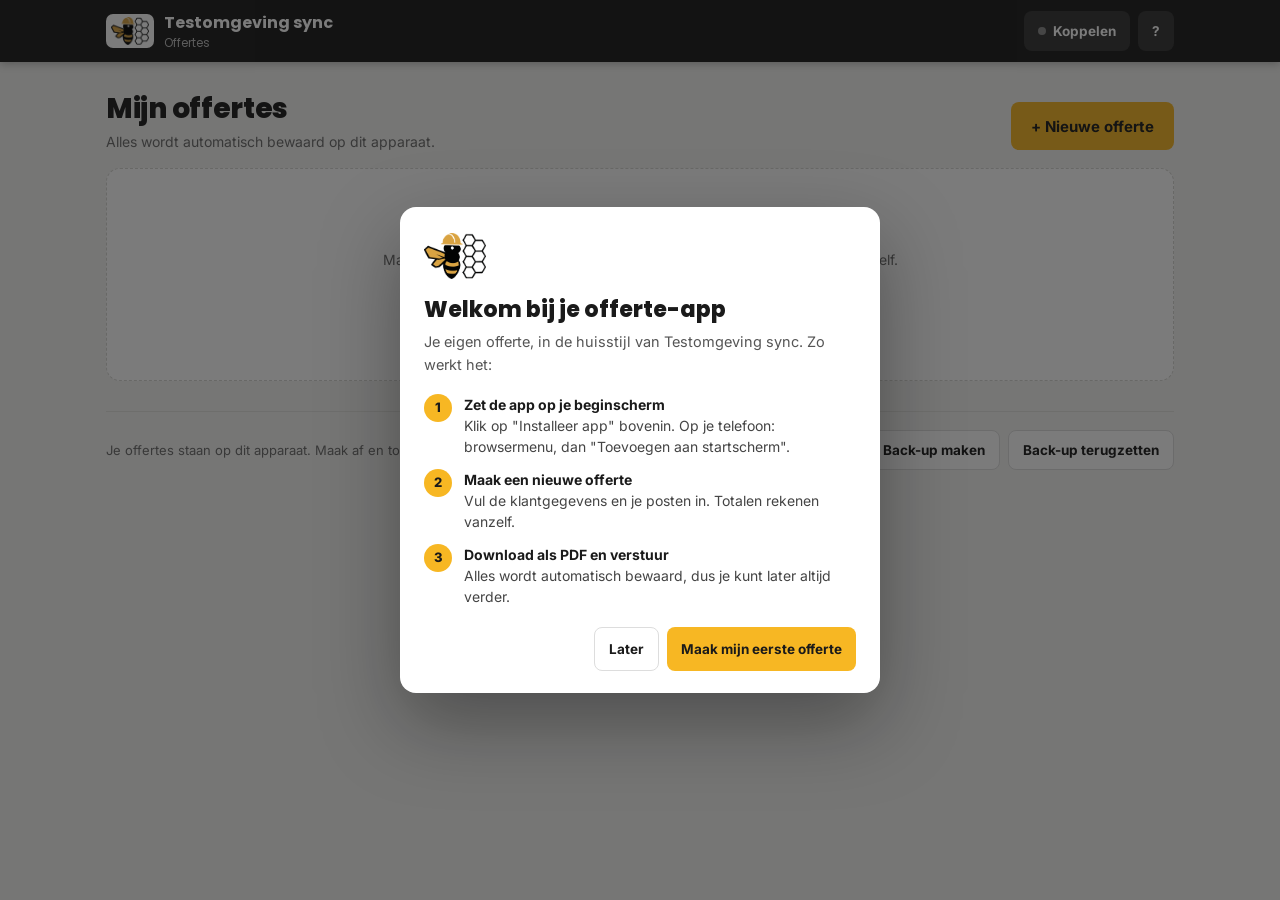
<file: app/test-sync-r4m8/index.html>
<!DOCTYPE html>
<html lang="nl">
<head>
<meta charset="utf-8">
<meta name="viewport" content="width=device-width, initial-scale=1, viewport-fit=cover">
<title>Test Offertes</title>
<meta name="robots" content="noindex, nofollow">
<meta name="theme-color" content="#1A1A1A">
<meta name="apple-mobile-web-app-capable" content="yes">
<meta name="mobile-web-app-capable" content="yes">
<meta name="apple-mobile-web-app-status-bar-style" content="black">
<meta name="apple-mobile-web-app-title" content="Test">
<link rel="manifest" href="manifest.webmanifest">
<link rel="icon" type="image/png" sizes="32x32" href="icons/icon-32.png">
<link rel="apple-touch-icon" href="icons/apple-touch-icon.png">
<style>
/* ===== Offerte-stijl van de klant (ongewijzigd) ===== */

@import url('https://fonts.googleapis.com/css2?family=Poppins:wght@500;600;700;800&family=Inter:wght@400;500;600;700&display=swap');

:root{
  --yellow:#F7B723;
  --yellow-dark:#E8A70F;
  --black:#1A1A1A;
  --grey:#6B6B6B;
  --light-grey:#F5F5F5;
  --line:#E7E7E7;
  --page-w:210mm;
  --page-h:297mm;
  --pad:16mm;
}
@page{ size:210mm 297mm; margin:0; }
*{ box-sizing:border-box; margin:0; padding:0; }
*{
  -webkit-print-color-adjust: exact !important;
  print-color-adjust: exact !important;
  color-adjust: exact !important;
}
body{ font-family:'Inter', Arial, sans-serif; color:#222; background:#ccc; }
.page{
  width:var(--page-w);
  height:var(--page-h);
  background:#fff;
  position:relative;
  overflow:hidden;
  page-break-after:always;
  margin:0 auto 24px auto;
}
.page.flow-page{ height:auto; min-height:var(--page-h); overflow:visible; }
@media print{
  body{ background:#fff; }
  .page{ margin:0; box-shadow:none; }
}
.page:not(.cover){ padding:10mm 12mm 12mm 12mm; }
.page.flow-page{ padding-left:6mm; padding-right:6mm; }

/* ---------- shared header ---------- */
.brandbar{ display:flex; align-items:center; gap:10px; margin-bottom:8px; }
.brandbar .logo-icon{ width:auto; height:38px; flex:none; }
.brandname{ font-family:'Poppins',sans-serif; font-weight:800; font-size:19px; letter-spacing:.2px; }
.brandname .b1{ color:var(--yellow-dark); }
.brandname .b2{ color:var(--black); }
.brandtag{ font-size:10.5px; color:var(--grey); font-style:italic; margin-top:-2px; }
.headerline{ border:none; border-top:2px solid var(--line); margin:10px 0 16px 0; }

/* ---------- page number ---------- */
.pagenum{ position:absolute; bottom:8mm; left:0; right:0; text-align:center; font-size:10px; color:var(--grey); }

/* ================= COVER (full-bleed foto + diagonale snede) ================= */
.cover{ padding:0 !important; }
.cover-photo.ph{
  position:absolute; inset:0; z-index:1;
  background:linear-gradient(135deg,#dcdcdc,#ececec) center/cover no-repeat;
  display:flex; align-items:center; justify-content:center;
  color:#999; font-weight:700; font-size:14px; letter-spacing:.4px; text-align:center;
}
.cover-logo-badge{
  position:absolute; top:10mm; left:10mm; z-index:5;
  display:flex; align-items:center; gap:8px;
  background:rgba(255,255,255,.92); border-radius:6px; padding:6px 12px;
  box-shadow:0 1px 4px rgba(0,0,0,.15);
}
.cover-logo-badge .logo-icon{ height:30px; width:auto; }
.cover-logo-badge .brandname{ font-size:14px; }
.cover-logo-badge .brandtag{ font-size:8.5px; }
.cover-photo.has-img{ color:transparent; }
.cover-photo .upload-lbl{ z-index:2; }

.cover-panel{
  position:absolute; inset:0; z-index:3;
  background:#fff;
  clip-path: polygon(0 100%, 0 46%, 48% 46%, 62% 100%);
  padding:143mm 0 0 18mm;
}
.cover-panel .accent-rule{ width:50px; height:5px; background:var(--yellow); margin-bottom:6mm; }
.cover-panel h1{ font-family:'Poppins',sans-serif; font-weight:800; font-size:44px; letter-spacing:.5px; color:var(--black); margin-bottom:8mm; }
.cover-panel .meta{ display:grid; grid-template-columns:36mm 1fr; row-gap:9px; font-size:14.5px; max-width:90mm; }
.cover-panel .meta .val{ white-space:nowrap; overflow:visible; }
.cover-panel .meta .lbl{ font-weight:700; color:#222; }
.cover-panel .meta .val{ color:#333; }
.cover-panel .meta .val:empty:before{ content:attr(data-ph); color:#aaa; font-style:italic; }

.cover-footer{
  position:absolute; left:0; right:0; bottom:0; z-index:4;
  background:var(--black); color:#fff; padding:8mm 18mm;
}
.cover-footer .tag{ font-weight:700; font-size:13px; margin-bottom:3px; }
.cover-footer .web{ color:var(--yellow); font-size:12.5px; }

/* ================= REASONS / PROCESS (page 2) ================= */
.page2{ padding:14mm 16mm 12mm 16mm !important; display:flex; flex-direction:column; }
.page2 .process{ margin-right:-16mm; padding-right:26mm; border-radius:6px 0 0 6px; }
.page2 .two-col{ flex:1 0 auto; margin-top:6mm; }
.two-col{ display:grid; grid-template-columns:1fr 0.62fr; gap:16mm; align-items:start; }
.sec-title{ font-family:'Poppins',sans-serif; font-weight:700; font-size:16px; letter-spacing:.3px; margin-bottom:16px; }
.reason{ display:flex; gap:14px; margin-bottom:24px; }
.reason .ic{ width:36px; height:36px; flex:none; }
.reason .txt .t{ font-weight:700; font-size:13.5px; margin-bottom:4px; }
.reason .txt .d{ font-size:12px; color:var(--grey); line-height:1.55; }

.process{ background:var(--black); border-radius:6px; padding:20px 20px; }
.process .sec-title{ color:#fff; margin-bottom:18px; }
.step{ display:flex; gap:14px; align-items:flex-start; padding:16px 0; border-bottom:1px solid #333; }
.step:last-child{ border-bottom:none; }
.step .num{ width:30px; height:30px; border-radius:50%; background:var(--yellow); color:var(--black); font-weight:800; font-size:14px; display:flex; align-items:center; justify-content:center; flex:none; }
.step .txt .t{ color:#fff; font-weight:700; font-size:13.5px; margin-bottom:4px; }
.step .txt .d{ color:#bbb; font-size:11.5px; line-height:1.5; }

.page2-foot{ margin:16mm -16mm 0 -16mm; background:var(--black); padding:12mm 16mm; text-align:center; }
.page2-foot .t1{ color:#fff; font-weight:700; font-size:14px; margin-bottom:4px; }
.page2-foot .t2{ color:var(--yellow); font-size:12.5px; }

/* ================= QUOTE TABLES (pages 3-4) ================= */
.page-title{ font-family:'Poppins',sans-serif; font-weight:800; font-size:24px; margin-bottom:12px; }
.cat{ margin-bottom:16px; break-inside:avoid; page-break-inside:avoid; }
.cat-head{ background:var(--black); color:#fff; font-weight:700; font-size:11.5px; letter-spacing:.4px; padding:7px 10px; display:flex; align-items:center; justify-content:space-between; gap:10px; }
.cat-head span{ border-radius:3px; }
.cat-head span:empty:before{ content:attr(data-ph); color:#999; font-style:italic; font-weight:400; }
.cat-del{ width:20px; height:20px; border-radius:50%; border:1px solid #555; background:transparent; color:#ccc; font-size:12px; line-height:18px; text-align:center; cursor:pointer; flex:none; padding:0; }
.cat-del:hover{ background:#c0392b; border-color:#c0392b; color:#fff; }
.addcat{ display:block; margin:4px 0 18px 0; background:none; border:1.5px dashed var(--yellow-dark); color:#8a6d1a; border-radius:5px; font-size:12px; font-weight:600; padding:8px 14px; cursor:pointer; font-family:inherit; }
.addcat:hover{ background:rgba(247,183,35,.12); }
table.items{ width:100%; border-collapse:collapse; font-size:11px; table-layout:fixed; }
.col-desc{ width:58%; } .col-qty{ width:17%; } .col-price{ width:20%; } .col-del{ width:5%; }
table.items th{ position:relative; }
.col-resizer{
  position:absolute; top:0; right:-4px; bottom:0; width:8px; cursor:col-resize; z-index:5;
}
.col-resizer:hover, .col-resizer:active{ background:rgba(247,183,35,.4); }
@media print{ .col-resizer{ display:none; } }
table.items thead th{ text-align:left; font-size:10px; letter-spacing:.3px; color:#333; padding:6px 10px; border-bottom:2px solid var(--line); }
table.items thead th.num, table.items tbody td.num{ text-align:center; }
table.items thead th.price, table.items tbody td.price{ text-align:right; }
table.items tbody td{ padding:7px 10px; border-bottom:1px solid var(--line); vertical-align:top; }
table.items tbody tr:nth-child(even){ background:var(--light-grey); }
table.items tfoot td{ padding:7px 10px; font-weight:700; background:var(--yellow); }
table.items tfoot td.price{ text-align:right; }

.totals-box{ margin-top:6px; }
.totals-box .row{ display:flex; justify-content:space-between; padding:9px 12px; font-weight:700; font-size:12.5px; }
.totals-box .row.dark{ background:var(--black); color:#fff; }
.totals-box .row.final{ background:var(--yellow); color:var(--black); font-size:14px; }
.note{ font-size:11px; color:#333; line-height:1.6; margin-top:14px; }
.note b{ font-weight:700; }

/* ================= PLANNING / BETALING (page5) ================= */
.info-item{ display:flex; gap:14px; margin-bottom:22px; align-items:flex-start; }
.info-item .ic{ width:36px; height:36px; flex:none; margin-top:1px; }
.info-item .t{ font-weight:700; font-size:14px; margin-bottom:2px; }
.info-item .v{ font-size:13px; color:var(--grey); }
.pay-item{ display:flex; align-items:center; gap:16px; margin-bottom:22px; }
.pay-badge{ background:#fff; border:3px solid var(--yellow); border-radius:50%; width:58px; height:58px; padding:0; font-weight:800; font-size:14px; color:var(--black); flex:none; display:flex; align-items:center; justify-content:center; text-align:center; }
.pay-desc{ font-size:13px; line-height:1.4; }
.small-note{ font-size:10.5px; color:var(--grey); font-style:italic; margin-top:4px; }

.guarantee{ background:var(--black); color:#fff; border-radius:6px; padding:16px 18px; margin-top:16px; display:block; }
.page4{ padding:10mm 16mm 12mm 16mm !important; display:flex; flex-direction:column; }
.page4 .guarantee{ margin:92px -16mm 0 -16mm; padding:24px 16mm 30px 16mm; position:relative; overflow:hidden; background:linear-gradient(135deg,#1f1f1f,#141414); }
.page4 .guarantee::before{ content:""; position:absolute; left:0; right:0; top:0; height:4px; background:linear-gradient(90deg,var(--yellow),var(--yellow-dark)); }
.page4 .guarantee-head{ display:flex; align-items:center; gap:14px; margin-bottom:16px; position:relative; }
.page4 .guarantee h3{ font-size:21px; letter-spacing:.3px; }
.page4 .guarantee .ic{ width:44px; height:44px; flex:none; }
.page4 .guarantee p{ font-size:14.5px; line-height:1.75; color:#ddd; margin-bottom:22px; max-width:145mm; }
.page4 .guarantee-grid{ display:grid; grid-template-columns:1fr; row-gap:16px; position:relative; max-width:130mm; }
.page4 .g-item{ display:flex; align-items:flex-start; gap:12px; }
.page4 .g-item .gic{ width:22px; height:22px; flex:none; margin-top:2px; color:var(--yellow); }
.page4 .g-item span{ font-size:15px; line-height:1.5; color:#eee; }
.page4 .two-col{ margin-top:22mm; }
.page4 .sec-title{ font-size:24px; margin-bottom:22px; }
.page4 .info-item{ margin-bottom:36px; gap:18px; }
.page4 .info-item .ic{ width:42px; height:42px; }
.page4 .info-item .t{ font-size:19px; margin-bottom:4px; }
.page4 .info-item .v{ font-size:17.5px; }
.page4 .pay-item{ margin-bottom:36px; gap:20px; }
.page4 .pay-badge{ width:78px; height:78px; font-size:19px; border-width:4px; }
.page4 .pay-desc{ font-size:17.5px; line-height:1.4; }
.page4 .small-note{ font-size:14px; margin-top:10px; }
.guarantee .ic{ width:34px; height:34px; flex:none; }
.guarantee h3{ color:var(--yellow); font-family:'Poppins',sans-serif; font-size:14px; margin-bottom:8px; }
.guarantee p{ font-size:11.5px; line-height:1.6; color:#ddd; }

/* ================= PROJECTS (page6) ================= */
.grid6{ display:grid; grid-template-columns:repeat(3,1fr); gap:8px; margin-top:6px; }
.grid6 .ph{ width:100%; aspect-ratio:1/1; }
.ph{ background:linear-gradient(135deg,#e6e6e6,#efefef); border-radius:4px; display:flex; align-items:center; justify-content:center; color:#999; font-size:11px; font-weight:600; text-align:center; }
.ph-wide{ width:100%; aspect-ratio:2.46/1; margin-top:8px; }
.proj-foot{ background:var(--black); color:var(--yellow); text-align:center; font-size:11.5px; padding:10px; border-radius:4px; margin-top:14px; }

/* fill-field marker */
.fill{ color:#8a8a8a; }

/* ===================== EDITABLE MODE ===================== */
.no-print{ }
@media print{
  .no-print{ display:none !important; }
  .toolbar-spacer{ display:none !important; }
}

.toolbar{
  position:fixed; top:0; left:0; right:0; z-index:1000;
  background:var(--black); color:#fff; padding:10px 18px;
  display:flex; align-items:center; justify-content:space-between;
  font-family:'Inter',sans-serif; box-shadow:0 2px 8px rgba(0,0,0,.25);
}
.toolbar .t1{ font-weight:700; font-size:13.5px; }
.toolbar .t2{ font-size:11.5px; color:#bbb; margin-top:1px; }
.toolbar button{
  border:none; border-radius:5px;
  font-weight:700; font-size:13px; padding:9px 16px; cursor:pointer; font-family:inherit;
}
.toolbar button.btn-primary{ background:var(--yellow); color:var(--black); }
.toolbar button.btn-primary:hover{ background:var(--yellow-dark); }
.toolbar button.btn-secondary{ background:#333; color:#fff; }
.toolbar button.btn-secondary:hover{ background:#444; }
.toolbar-spacer{ height:56px; }

[contenteditable="true"]{ border-radius:3px; transition:background .15s; cursor:text; }
[contenteditable="true"]:hover{ background:rgba(247,183,35,.16); }
[contenteditable="true"]:focus{ outline:1.5px dashed var(--yellow-dark); background:rgba(247,183,35,.12); }
@media print{
  [contenteditable="true"]:hover, [contenteditable="true"]:focus{ background:transparent; outline:none; }
}
[contenteditable="true"]:empty:before{ content:attr(data-ph); color:#aaa; font-style:italic; }

.rowdel-col{ width:26px; }
.rowdel{
  width:20px; height:20px; border-radius:50%; border:none; background:#e6e6e6; color:#777;
  font-size:12px; line-height:20px; text-align:center; cursor:pointer; padding:0;
}
.rowdel:hover{ background:#ffb4b4; color:#a00; }
.reset-total{
  width:20px; height:20px; border-radius:50%; border:none; background:rgba(0,0,0,.15); color:#fff;
  font-size:12px; line-height:20px; text-align:center; cursor:pointer; padding:0; margin-left:6px; vertical-align:middle;
}
.reset-total:hover{ background:rgba(0,0,0,.3); }
.cat-total{ display:inline-block; min-width:20px; }
.cat-total[data-manual="true"]{ text-decoration:underline dotted; text-underline-offset:3px; }
.cat.cat-dragging{ opacity:.5; }
.cat{ position:relative; }
.gap-handle{
  height:14px; margin-top:2px; cursor:row-resize; position:relative;
  display:flex; align-items:center; justify-content:center;
}
.gap-handle::before{
  content:""; width:100%; height:0; border-top:1.5px dashed #d8d8d8;
}
.gap-handle:hover::before, .gap-handle.resizing::before{ border-color:var(--yellow-dark); }
.gap-handle .gap-label{
  position:absolute; background:#fff; padding:0 6px; font-size:9px; color:#999;
  opacity:0; transition:opacity .15s; pointer-events:none;
}
.gap-handle:hover .gap-label, .gap-handle.resizing .gap-label{ opacity:1; }
.addrow{
  margin:6px 0 0 0; background:none; border:1.5px dashed #bbb; color:#555; border-radius:5px;
  font-size:11px; padding:6px 12px; cursor:pointer; font-family:inherit;
}
.addrow:hover{ border-color:var(--yellow-dark); color:var(--yellow-dark); }

.ph{ position:relative; }
.hero-ph{ position:relative; }
.upload-lbl{
  position:absolute; inset:0; display:flex; align-items:center; justify-content:center;
  cursor:pointer;
}
.upload-lbl input{ display:none; }
.upload-hint{ font-size:10px; color:#999; text-align:center; padding:0 10px; }
.has-img .upload-hint, .has-img .ph-text{ display:none; }
.has-img{ background-size:cover !important; }
.draggable-photo.has-img{ cursor:grab; }
.draggable-photo.has-img.dragging{ cursor:grabbing; }
@media print{ .draggable-photo{ cursor:default !important; } }
.upload-lbl.has-img{ background:transparent; }



/* ===== App-schil ===== */
:root{ --app-ac: #F7B723; --app-ac2: #E8A70F; --app-dk: #1A1A1A; }
body.v-lijst{ background:#F4F4F2; }
body.v-editor{ background:#ccc; }
.app-view{ display:none; }
body.v-lijst #lijst, body.v-editor #editor{ display:block; }
.app-bar{ position:sticky; top:0; z-index:1000; background:var(--app-dk); color:#fff; font-family:'Inter',Arial,sans-serif; box-shadow:0 2px 8px rgba(0,0,0,.25); padding-top:env(safe-area-inset-top); }
.app-bar-in{ display:flex; align-items:center; justify-content:space-between; gap:12px; max-width:1100px; margin:0 auto; padding:10px 16px; min-height:58px; }
.app-brand{ display:flex; align-items:center; gap:10px; min-width:0; }
.app-brand img{ height:34px; width:auto; background:#fff; border-radius:7px; padding:3px 5px; }
.app-brand b{ font-family:'Poppins',sans-serif; font-weight:700; font-size:16px; white-space:nowrap; overflow:hidden; text-overflow:ellipsis; }
.app-brand small{ display:block; font-size:11.5px; color:#bbb; font-weight:400; }
.app-btn{ display:inline-flex; align-items:center; justify-content:center; gap:7px; min-height:40px; border:none; border-radius:8px; padding:0 14px; font:700 13.5px 'Inter',Arial,sans-serif; cursor:pointer; white-space:nowrap; text-decoration:none; }
.app-btn.pri{ background:var(--app-ac); color:#1A1A1A; }
.app-btn.pri:hover{ background:var(--app-ac2); }
.app-btn.sec{ background:#333; color:#fff; }
.app-btn.sec:hover{ background:#444; }
.app-btn.lt{ background:#fff; color:#1A1A1A; border:1px solid #ddd; }
.app-btn.lt:hover{ border-color:#bbb; }
.app-btn.dg{ background:#fff; color:#b42318; border:1px solid #f1c4c0; }
.app-acts{ display:flex; gap:8px; align-items:center; }
.app-status{ font-size:12px; color:#aaa; white-space:nowrap; }
.app-hint{ max-width:1100px; margin:0 auto; padding:0 16px 9px; font-size:11.5px; color:#bbb; }

/* lijst */
.l-wrap{ max-width:1100px; margin:0 auto; padding:26px 16px 60px; font-family:'Inter',Arial,sans-serif; color:#1A1A1A; }
.l-top{ display:flex; align-items:flex-end; justify-content:space-between; gap:14px; flex-wrap:wrap; margin-bottom:18px; }
.l-top h1{ font-family:'Poppins',sans-serif; font-weight:800; font-size:28px; letter-spacing:-.3px; }
.l-top p{ color:#6B6B6B; font-size:14px; margin-top:3px; }
.l-new{ min-height:48px; padding:0 20px; font-size:15px; }
.l-zoek{ width:100%; min-height:46px; border:1px solid #ddd; border-radius:10px; padding:0 14px; font:15px 'Inter',sans-serif; margin-bottom:14px; background:#fff; }
.l-zoek:focus{ outline:2px solid var(--app-ac); border-color:transparent; }
.l-list{ display:grid; gap:10px; }
.l-item{ display:grid; grid-template-columns:auto 1fr auto; gap:14px; align-items:center; background:#fff; border:1px solid #e6e6e3; border-radius:12px; padding:14px 16px; cursor:pointer; transition:border-color .15s, box-shadow .15s; }
.l-item:hover{ border-color:var(--app-ac); box-shadow:0 4px 18px rgba(0,0,0,.06); }
.l-nr{ font-family:'Poppins',sans-serif; font-weight:700; font-size:12.5px; background:#1A1A1A; color:var(--app-ac); border-radius:7px; padding:6px 9px; white-space:nowrap; }
.l-main{ min-width:0; }
.l-klant{ font-weight:700; font-size:15.5px; white-space:nowrap; overflow:hidden; text-overflow:ellipsis; }
.l-sub{ color:#6B6B6B; font-size:13px; margin-top:2px; white-space:nowrap; overflow:hidden; text-overflow:ellipsis; }
.l-right{ text-align:right; }
.l-bedrag{ font-weight:700; font-size:15px; white-space:nowrap; }
.l-btw{ color:#8a8a8a; font-size:11.5px; }
.l-acts{ display:flex; gap:6px; justify-content:flex-end; margin-top:7px; }
.l-acts button{ min-height:30px; padding:0 10px; font-size:12px; border-radius:7px; }
.l-leeg{ text-align:center; background:#fff; border:1.5px dashed #d6d6d2; border-radius:14px; padding:46px 20px; }
.l-leeg h2{ font-family:'Poppins',sans-serif; font-size:20px; margin-bottom:6px; }
.l-leeg p{ color:#6B6B6B; font-size:14px; margin-bottom:18px; }
.l-foot{ display:flex; flex-wrap:wrap; gap:10px; align-items:center; justify-content:space-between; margin-top:30px; padding-top:18px; border-top:1px solid #e3e3df; font-size:13px; color:#6B6B6B; }
.l-foot .app-acts{ flex-wrap:wrap; }
@media (max-width:600px){
  .l-item{ grid-template-columns:1fr auto; }
  .l-nr{ grid-column:1 / -1; justify-self:start; }
  .app-hint{ display:none; }
  .app-brand small{ display:none; }
  .ed-tekst{ display:none; }
}

/* naam-venster & naam in editorbalk */
.m-input{ width:100%; min-height:50px; margin-top:16px; padding:0 14px; border:1.5px solid #ddd; border-radius:10px; font:16px 'Inter',sans-serif; color:#1A1A1A; }
.m-input:focus{ outline:none; border-color:var(--app-ac); box-shadow:0 0 0 4px rgba(247,183,35,.25); }
.m-fout{ color:#b42318; font-size:13px; margin-top:8px; min-height:18px; }
.ed-naam{ background:none; border:none; color:#fff; font:700 14px 'Inter',sans-serif; cursor:pointer; padding:4px 6px; border-radius:6px; max-width:32vw; white-space:nowrap; overflow:hidden; text-overflow:ellipsis; }
.ed-naam:hover{ background:#333; }
.ed-naam span{ color:#999; font-weight:400; margin-left:4px; }

/* editor */
#editor .ed-pad{ padding:18px 8px 40px; }
#pdfRoot{ transform-origin:top center; }

/* modals & toast */
.m-back{ position:fixed; inset:0; z-index:2000; background:rgba(15,15,15,.55); display:none; align-items:center; justify-content:center; padding:16px; font-family:'Inter',Arial,sans-serif; }
.m-back.on{ display:flex; }
.m-box{ background:#fff; color:#1A1A1A; border-radius:16px; max-width:480px; width:100%; padding:26px 24px 22px; box-shadow:0 30px 80px rgba(0,0,0,.35); max-height:calc(100vh - 32px); overflow:auto; }
.m-box h2{ font-family:'Poppins',sans-serif; font-weight:800; font-size:22px; line-height:1.2; margin-bottom:8px; }
.m-box p{ font-size:14.5px; color:#555; line-height:1.55; }
.m-steps{ list-style:none; display:grid; gap:12px; margin:18px 0 20px; }
.m-steps li{ display:flex; gap:12px; align-items:flex-start; font-size:14px; line-height:1.5; color:#444; }
.m-steps b{ color:#1A1A1A; display:block; }
.m-steps .n{ flex:none; width:28px; height:28px; border-radius:50%; background:var(--app-ac); color:#1A1A1A; font-weight:800; display:grid; place-items:center; font-size:13px; }
.m-logo{ height:46px; width:auto; margin-bottom:14px; }
.m-acts{ display:flex; gap:8px; justify-content:flex-end; flex-wrap:wrap; margin-top:18px; }
.m-acts .app-btn{ min-height:44px; }
/* account & sync */
.acc-btn{ max-width:230px; overflow:hidden; text-overflow:ellipsis; }
.acc-btn .dot{ width:8px; height:8px; border-radius:50%; background:#8a8a8a; flex:none; }
.acc-btn.ok .dot{ background:#3fbf6a; }
.acc-btn.bezig .dot{ background:var(--app-ac); }
.acc-btn.fout .dot{ background:#e5484d; }
.sync-banner{ display:flex; gap:12px; align-items:center; justify-content:space-between; flex-wrap:wrap; background:#fff; border:1px solid #e6e6e3; border-left:4px solid var(--app-ac); border-radius:12px; padding:12px 14px; margin-bottom:16px; font-size:14px; color:#444; }
.sync-banner b{ color:#1A1A1A; }
.m-tabs{ display:flex; gap:6px; margin:16px 0 4px; background:#f1f1ef; padding:4px; border-radius:10px; }
.m-tabs button{ flex:1; min-height:38px; border:0; border-radius:8px; background:none; font:600 13.5px 'Inter',sans-serif; color:#666; cursor:pointer; }
.m-tabs button.on{ background:#fff; color:#1A1A1A; box-shadow:0 1px 3px rgba(0,0,0,.1); }
.m-lbl{ display:block; font-size:13px; font-weight:600; color:#444; margin-top:14px; }
.m-lbl + .m-input{ margin-top:6px; }
.m-ok{ color:#1a7f43; font-size:13.5px; margin-top:10px; line-height:1.5; }
.m-link{ background:none; border:0; color:#555; text-decoration:underline; font:13px 'Inter',sans-serif; cursor:pointer; padding:0; margin-top:10px; }
.toast{ position:fixed; left:50%; bottom:24px; transform:translateX(-50%) translateY(20px); opacity:0; z-index:3000; background:#1A1A1A; color:#fff; padding:12px 18px; border-radius:10px; font:600 14px 'Inter',sans-serif; transition:all .25s; pointer-events:none; box-shadow:0 10px 30px rgba(0,0,0,.3); }
.toast.on{ opacity:1; transform:translateX(-50%) translateY(0); }

@media print{
  .app-bar, .app-view#lijst, .m-back, .toast{ display:none !important; }
  body{ background:#fff !important; }
  #editor{ display:block !important; }
  #editor .ed-pad{ padding:0 !important; }
  #pdfRoot{ zoom:1 !important; }
}
</style>
</head>
<body class="v-lijst">

<svg width="0" height="0" style="position:absolute">
<defs>
<symbol id="ic-shield" viewBox="0 0 24 24"><path d="M12 2l8 3v6c0 5-3.5 8.5-8 11-4.5-2.5-8-6-8-11V5l8-3z" fill="none" stroke="currentColor" stroke-width="1.6"></path><path d="M8.5 12l2.3 2.3L16 9.5" fill="none" stroke="currentColor" stroke-width="1.6" stroke-linecap="round" stroke-linejoin="round"></path></symbol>
<symbol id="ic-ribbon" viewBox="0 0 24 24"><circle cx="12" cy="8" r="5.2" fill="none" stroke="currentColor" stroke-width="1.6"></circle><path d="M8.5 12.3L7 21l5-2.6 5 2.6-1.5-8.7" fill="none" stroke="currentColor" stroke-width="1.6" stroke-linejoin="round"></path></symbol>
<symbol id="ic-users" viewBox="0 0 24 24"><circle cx="9" cy="8" r="3" fill="none" stroke="currentColor" stroke-width="1.6"></circle><path d="M3.5 19c.8-3.2 3-4.8 5.5-4.8s4.7 1.6 5.5 4.8" fill="none" stroke="currentColor" stroke-width="1.6" stroke-linecap="round"></path><circle cx="17" cy="9" r="2.4" fill="none" stroke="currentColor" stroke-width="1.6"></circle><path d="M15.7 14.6c2-.4 3.8.9 4.5 3.7" fill="none" stroke="currentColor" stroke-width="1.6" stroke-linecap="round"></path></symbol>
<symbol id="ic-chat" viewBox="0 0 24 24"><path d="M4 5h16v10H9l-4 4V5z" fill="none" stroke="currentColor" stroke-width="1.6" stroke-linejoin="round"></path></symbol>
<symbol id="ic-layers" viewBox="0 0 24 24"><path d="M12 3l9 4.5-9 4.5-9-4.5L12 3z" fill="none" stroke="currentColor" stroke-width="1.6" stroke-linejoin="round"></path><path d="M3 12l9 4.5 9-4.5" fill="none" stroke="currentColor" stroke-width="1.6" stroke-linejoin="round"></path><path d="M3 16.5L12 21l9-4.5" fill="none" stroke="currentColor" stroke-width="1.6" stroke-linejoin="round"></path></symbol>
<symbol id="ic-sparkle" viewBox="0 0 24 24"><path d="M6 12c3-.6 4.4-2 5-5 .6 3 2 4.4 5 5-3 .6-4.4 2-5 5-.6-3-2-4.4-5-5z" fill="none" stroke="currentColor" stroke-width="1.5" stroke-linejoin="round"></path><circle cx="18.5" cy="5.5" r="1.1" fill="currentColor"></circle></symbol>
<symbol id="ic-clipboard" viewBox="0 0 24 24"><rect x="6" y="4" width="12" height="17" rx="1.5" fill="none" stroke="currentColor" stroke-width="1.6"></rect><rect x="9" y="2.3" width="6" height="3.2" rx="1" fill="none" stroke="currentColor" stroke-width="1.6"></rect><path d="M9 12h6M9 16h6" stroke="currentColor" stroke-width="1.5" stroke-linecap="round"></path></symbol>
<symbol id="ic-doc" viewBox="0 0 24 24"><path d="M7 3h7l4 4v14H7V3z" fill="none" stroke="currentColor" stroke-width="1.6" stroke-linejoin="round"></path><path d="M14 3v4h4" fill="none" stroke="currentColor" stroke-width="1.6" stroke-linejoin="round"></path><path d="M9.5 12h5M9.5 15.5h5" stroke="currentColor" stroke-width="1.4" stroke-linecap="round"></path></symbol>
<symbol id="ic-calendar" viewBox="0 0 24 24"><rect x="3.5" y="5" width="17" height="15.5" rx="1.5" fill="none" stroke="currentColor" stroke-width="1.6"></rect><path d="M3.5 9.5h17M8 3v4M16 3v4" stroke="currentColor" stroke-width="1.6" stroke-linecap="round"></path></symbol>
<symbol id="ic-tools" viewBox="0 0 24 24"><path d="M14.7 6.3a3.5 3.5 0 0 0-4.6 4.6L4 17l3 3 6.1-6.1a3.5 3.5 0 0 0 4.6-4.6l-2.3 2.3-2-2 2.3-2.3z" fill="none" stroke="currentColor" stroke-width="1.5" stroke-linejoin="round"></path></symbol>
<symbol id="ic-check-circle" viewBox="0 0 24 24"><circle cx="12" cy="12" r="9" fill="none" stroke="currentColor" stroke-width="1.6"></circle><path d="M8 12.5l2.5 2.5L16 9.5" fill="none" stroke="currentColor" stroke-width="1.6" stroke-linecap="round" stroke-linejoin="round"></path></symbol>
<symbol id="ic-clock" viewBox="0 0 24 24"><circle cx="12" cy="12" r="9" fill="none" stroke="currentColor" stroke-width="1.6"></circle><path d="M12 7v5l3.5 2" fill="none" stroke="currentColor" stroke-width="1.6" stroke-linecap="round"></path></symbol>
<symbol id="ic-hardhat" viewBox="0 0 24 24"><path d="M4 16c0-4.4 3.6-8 8-8s8 3.6 8 8" fill="none" stroke="currentColor" stroke-width="1.6"></path><rect x="2.5" y="16" width="19" height="2.6" rx="1" fill="none" stroke="currentColor" stroke-width="1.6"></rect><path d="M12 8V5" stroke="currentColor" stroke-width="1.6" stroke-linecap="round"></path></symbol>
<symbol id="ic-camera" viewBox="0 0 24 24"><path d="M4 8h3l1.5-2h7L17 8h3v11H4V8z" fill="none" stroke="currentColor" stroke-width="1.6" stroke-linejoin="round"></path><circle cx="12" cy="13.5" r="3.2" fill="none" stroke="currentColor" stroke-width="1.6"></circle></symbol>
<symbol id="ic-bee" viewBox="0 0 64 64">
  <ellipse cx="16" cy="30" rx="15" ry="10" fill="#ececec" stroke="#cfcfcf" stroke-width="1"></ellipse>
  <ellipse cx="48" cy="30" rx="15" ry="10" fill="#ececec" stroke="#cfcfcf" stroke-width="1"></ellipse>
  <ellipse cx="32" cy="38" rx="17" ry="18" fill="#F7B723"></ellipse>
  <path d="M15 30h34v6H15zM15 42h34v6H15z" fill="#1A1A1A"></path>
  <circle cx="32" cy="16" r="9" fill="#1A1A1A"></circle>
  <path d="M27 9l-4-6M37 9l4-6" stroke="#1A1A1A" stroke-width="2.4" stroke-linecap="round"></path>
  <circle cx="23" cy="3" r="2" fill="#1A1A1A"></circle><circle cx="41" cy="3" r="2" fill="#1A1A1A"></circle>
  <path d="M26 56l6 8 6-8z" fill="#1A1A1A"></path>
</symbol>
<symbol id="ic-grip" viewBox="0 0 14 14">
  <circle cx="4" cy="2.5" r="1.3" fill="currentColor"></circle><circle cx="10" cy="2.5" r="1.3" fill="currentColor"></circle>
  <circle cx="4" cy="7" r="1.3" fill="currentColor"></circle><circle cx="10" cy="7" r="1.3" fill="currentColor"></circle>
  <circle cx="4" cy="11.5" r="1.3" fill="currentColor"></circle><circle cx="10" cy="11.5" r="1.3" fill="currentColor"></circle>
</symbol>
<symbol id="honeycomb-pattern" viewBox="0 0 300 200">
  <defs>
    <pattern id="hexpat" width="34" height="59" patternUnits="userSpaceOnUse" patternTransform="scale(1)">
      <polygon points="17,0 34,9.8 34,29.5 17,39.3 0,29.5 0,9.8" fill="none" stroke="#F7B723" stroke-width="1.4"></polygon>
      <polygon points="17,19.6 34,29.4 34,49.1 17,58.9 0,49.1 0,29.4" fill="none" stroke="#F7B723" stroke-width="1.4"></polygon>
    </pattern>
  </defs>
  <rect width="300" height="200" fill="url(#hexpat)"></rect>
</symbol>
</defs>
</svg>

<!-- ================= OVERZICHT ================= -->
<div class="app-view" id="lijst">
  <div class="app-bar no-print"><div class="app-bar-in">
    <div class="app-brand"><img src="img/4c04ea2d.png" alt=""><b>Testomgeving sync<small>Offertes</small></b></div>
    <div class="app-acts">
      <button class="app-btn sec acc-btn" id="btnAccount" style="display:none"><span class="dot"></span><span id="accTekst">Koppelen</span></button>
      <button class="app-btn sec" id="btnInstall" style="display:none">⤓ Installeer app</button>
      <button class="app-btn sec" id="btnHelp" title="Uitleg">?</button>
    </div>
  </div></div>
  <div class="l-wrap">
    <div class="l-top">
      <div><h1>Mijn offertes</h1><p id="lTeller">Alles wordt automatisch bewaard op dit apparaat.</p></div>
      <button class="app-btn pri l-new" id="btnNieuw">+ Nieuwe offerte</button>
    </div>
    <input class="l-zoek" id="zoek" type="search" placeholder="Zoek op naam, klant, project of offertenummer" style="display:none">
    <div class="l-list" id="lijstItems"></div>
    <div class="l-foot">
      <span id="footTekst">Je offertes staan op dit apparaat. Maak af en toe een back-up.</span>
      <div class="app-acts">
        <button class="app-btn lt" id="btnBackup">Back-up maken</button>
        <button class="app-btn lt" id="btnRestore">Back-up terugzetten</button>
        <input type="file" id="restoreFile" accept=".json,application/json" hidden>
      </div>
    </div>
  </div>
</div>

<!-- ================= EDITOR ================= -->
<div class="app-view" id="editor">
  <div class="app-bar no-print">
    <div class="app-bar-in">
      <div class="app-acts" style="min-width:0"><button class="app-btn sec" id="btnTerug">← <span class="ed-tekst">Mijn offertes</span></button><button class="ed-naam" id="edNaam" title="Naam wijzigen"></button><span class="app-status" id="status"></span></div>
      <div class="app-acts">
        <button class="app-btn sec" id="btnDupl" title="Kopie maken">⧉ <span class="ed-tekst">Dupliceren</span></button>
        <button class="app-btn pri" id="btnPdf">📄 Download PDF</button>
      </div>
    </div>
    <div class="app-hint">Klik op een tekst om te bewerken · klik op een foto-vlak om te uploaden · sleep een foto om hem te verschuiven · totalen tellen automatisch mee</div>
  </div>
  <div class="ed-pad"><div id="pdfRoot"></div></div>
</div>

<template id="offerte-tpl">
<!-- ============ PAGE 1: COVER ============ -->
<section class="page cover">
  <div class="cover-photo ph has-img draggable-photo" id="ph-cover" data-pos-x="41.53327493035937" data-pos-y="52.369677482217675" style="background-image: url(&quot;img/d9427295.jpg&quot;); background-position: 41.5333% 52.3697%;" data-drag-enabled="1">
    <span class="ph-text">[Foto project — klik om te uploaden]</span>
    <label class="upload-lbl no-print has-img"><input type="file" accept="image/*" onchange="handlePhoto(this,'ph-cover')"><span class="upload-hint">📷 Klik om foto te uploaden</span></label>
  </div>

  <div class="cover-logo-badge">
    <img class="logo-icon" src="img/4c04ea2d.png" alt="BouwBIJ Services logo">
    <div><div class="brandname"><span class="b1">BOUWBIJ</span> <span class="b2">SERVICES</span></div><div class="brandtag">Timmer- &amp; Renovatiespecialist</div></div>
  </div>

  <div class="cover-panel">
    <div class="accent-rule"></div>
    <h1>OFFERTE</h1>
    <div class="meta">
      <div class="lbl">Voor:</div><div class="val" contenteditable="true" data-ph="Naam klant"></div>
      <div class="lbl">Project:</div><div class="val" contenteditable="true" data-ph="Korte projectomschrijving"></div>
      <div class="lbl">E-mail:</div><div class="val" contenteditable="true" data-ph="naam@voorbeeld.nl"></div>
      <div class="lbl">Telefoon:</div><div class="val" contenteditable="true" data-ph="06-12345678"></div>
      <div class="lbl">Offertenummer:</div><div class="val" contenteditable="true" data-ph="Offertenummer"></div>
      <div class="lbl">Datum:</div><div class="val" contenteditable="true" data-ph="dd-mm-jjjj"></div>
    </div>
  </div>

  <div class="cover-footer">
    <div class="tag" contenteditable="true">Kwaliteit, vakmanschap en duidelijke afspraken.</div>
    <div class="web" contenteditable="true">www.bouwbijservices.nl</div>
  </div>
</section>

<!-- ============ PAGE 2: WAAROM + WERKWIJZE ============ -->
<section class="page page2">
  <div class="brandbar">
    <img class="logo-icon" src="img/4c04ea2d.png" alt="BouwBIJ Services logo">
    <div><div class="brandname"><span class="b1">BOUWBIJ</span> <span class="b2">SERVICES</span></div><div class="brandtag">Timmer- &amp; Renovatiespecialist</div></div>
  </div>
  <hr class="headerline">

  <div class="two-col">
    <div>
      <div class="sec-title" contenteditable="true">WAAROM KIEZEN VOOR BOUWBIJ SERVICES?</div>

      <div class="reason"><svg class="ic" style="color:var(--yellow)"><use href="#ic-shield"></use></svg>
        <div class="txt"><div class="t" contenteditable="true">Verzekerd aannemersbedrijf</div><div class="d" contenteditable="true">Wij zijn volledig verzekerd, dus u bent verzekerd van een veilige uitvoering.</div></div></div>

      <div class="reason"><svg class="ic" style="color:var(--yellow)"><use href="#ic-ribbon"></use></svg>
        <div class="txt"><div class="t" contenteditable="true">5 jaar garantie</div><div class="d" contenteditable="true">Standaard 5 jaar garantie op al onze timmerwerkzaamheden.</div></div></div>

      <div class="reason"><svg class="ic" style="color:var(--yellow)"><use href="#ic-users"></use></svg>
        <div class="txt"><div class="t" contenteditable="true">Ervaren vakmensen</div><div class="d" contenteditable="true">Vast team van 7 ervaren vakmensen voor een perfect resultaat.</div></div></div>

      <div class="reason"><svg class="ic" style="color:var(--yellow)"><use href="#ic-chat"></use></svg>
        <div class="txt"><div class="t" contenteditable="true">Duidelijke communicatie</div><div class="d" contenteditable="true">Heldere afspraken en korte lijnen gedurende het hele project.</div></div></div>

      <div class="reason"><svg class="ic" style="color:var(--yellow)"><use href="#ic-layers"></use></svg>
        <div class="txt"><div class="t" contenteditable="true">Hoogwaardige materialen</div><div class="d" contenteditable="true">Alleen kwalitatieve materialen voor een duurzaam eindresultaat.</div></div></div>

      <div class="reason"><svg class="ic" style="color:var(--yellow)"><use href="#ic-sparkle"></use></svg>
        <div class="txt"><div class="t" contenteditable="true">Nette en schone werkwijze</div><div class="d" contenteditable="true">Wij werken netjes, beschermen uw woning en leveren schoon op.</div></div></div>
    </div>

    <div class="process">
      <div class="sec-title" contenteditable="true">ONZE WERKWIJZE</div>
      <div class="step"><div class="num">1</div><div class="txt"><div class="t" contenteditable="true">Vrijblijvende opname</div><div class="d" contenteditable="true">We bespreken uw wensen en de mogelijkheden.</div></div></div>
      <div class="step"><div class="num">2</div><div class="txt"><div class="t" contenteditable="true">Offerte</div><div class="d" contenteditable="true">U ontvangt een duidelijke offerte zonder verrassingen.</div></div></div>
      <div class="step"><div class="num">3</div><div class="txt"><div class="t" contenteditable="true">Planning</div><div class="d" contenteditable="true">Samen plannen we een geschikte startdatum.</div></div></div>
      <div class="step"><div class="num">4</div><div class="txt"><div class="t" contenteditable="true">Uitvoering</div><div class="d" contenteditable="true">Ons team gaat vakkundig en netjes voor u aan de slag.</div></div></div>
      <div class="step"><div class="num">5</div><div class="txt"><div class="t" contenteditable="true">Oplevering</div><div class="d" contenteditable="true">Wij streven naar een zorgvuldige oplevering en een resultaat dat volledig aansluit bij de gemaakte afspraken.</div></div></div>
    </div>
  </div>

  <div class="page2-foot">
    <div class="t1" contenteditable="true">Kwaliteit, vakmanschap en duidelijke afspraken.</div>
    <div class="t2" contenteditable="true">www.bouwbijservices.nl</div>
  </div>
  <div class="pagenum">2</div>
</section>

<!-- ============ PAGE 3: OFFERTE TABEL 1+2 ============ -->
<!-- ============ PAGE 5: PLANNING / BETALING / GARANTIE ============ -->
<section class="page page4">
  <div class="brandbar">
    <img class="logo-icon" src="img/4c04ea2d.png" alt="BouwBIJ Services logo">
    <div><div class="brandname"><span class="b1">BOUWBIJ</span> <span class="b2">SERVICES</span></div><div class="brandtag">Timmer- &amp; Renovatiespecialist</div></div>
  </div>
  <hr class="headerline">

  <div class="two-col" style="grid-template-columns:1fr 1fr;">
    <div>
      <div class="sec-title" contenteditable="true">PLANNING</div>
      <div class="info-item"><svg class="ic" style="color:var(--yellow)"><use href="#ic-calendar"></use></svg><div><div class="t" contenteditable="true">Start werkzaamheden:</div><div class="v" contenteditable="true">Vanaf <span data-ph="dd-mm-jjjj"></span></div></div></div>
      <div class="info-item"><svg class="ic" style="color:var(--yellow)"><use href="#ic-clock"></use></svg><div><div class="t" contenteditable="true">Geschatte uitvoeringsduur:</div><div class="v" contenteditable="true" data-ph="X à Y werkdagen"></div></div></div>
      <div class="info-item"><svg class="ic" style="color:var(--yellow)"><use href="#ic-users"></use></svg><div><div class="t" contenteditable="true">Aantal vakmensen:</div><div class="v" contenteditable="true" data-ph="X - Y"></div></div></div>
      <div class="info-item"><svg class="ic" style="color:var(--yellow)"><use href="#ic-hardhat"></use></svg><div><div class="t" contenteditable="true">Werkdagen:</div><div class="v" contenteditable="true" data-ph="Maandag t/m vrijdag">Maandag t/m Vrijdag</div></div></div>
    </div>
    <div>
      <div class="sec-title" contenteditable="true">BETALINGSREGELING</div>
      <div class="pay-item"><div class="pay-badge"><span contenteditable="true">35</span>%</div><div class="pay-desc" contenteditable="true">Bij opdrachtbevestiging (reserveringskosten)</div></div>
      <div class="pay-item"><div class="pay-badge"><span contenteditable="true">40</span>%</div><div class="pay-desc" contenteditable="true">Tussentijds tijdens de uitvoering</div></div>
      <div class="pay-item"><div class="pay-badge"><span contenteditable="true">25</span>%</div><div class="pay-desc" contenteditable="true">Bij oplevering</div></div>
      <div class="small-note" contenteditable="true">Afwijkende betalingsafspraken zijn in overleg mogelijk.</div>
    </div>
  </div>

  <div class="guarantee">
    <div class="guarantee-head">
      <svg class="ic" style="color:var(--yellow)"><use href="#ic-shield"></use></svg>
      <h3 contenteditable="true">5 JAAR GARANTIE &amp; ZEKERHEID !!!</h3>
    </div>
    <p contenteditable="true">Wij staan volledig achter de kwaliteit van ons vakmanschap. Daarom ontvangt u standaard 5 jaar garantie op onze timmerwerkzaamheden. Daarnaast is BouwBij Services een verzekerd aannemersbedrijf. Zo bent u verzekerd van een professionele en betrouwbare uitvoering.</p>
    <div class="guarantee-grid">
      <div class="g-item"><svg class="gic"><use href="#ic-check-circle"></use></svg><span contenteditable="true">Standaard 5 jaar garantie op al onze timmerwerkzaamheden</span></div>
      <div class="g-item"><svg class="gic"><use href="#ic-shield"></use></svg><span contenteditable="true">Verzekerd aannemersbedrijf voor uw zekerheid</span></div>
      <div class="g-item"><svg class="gic"><use href="#ic-check-circle"></use></svg><span contenteditable="true">Professionele en betrouwbare uitvoering</span></div>
    </div>
  </div>
  <div class="pagenum">3</div>
</section>

<!-- ============ PAGE 3+4: OFFERTE (groeit automatisch mee met aantal categorieën) ============ -->
<section class="page flow-page">
  <div class="brandbar">
    <img class="logo-icon" src="img/4c04ea2d.png" alt="BouwBIJ Services logo">
    <div><div class="brandname"><span class="b1">BOUWBIJ</span> <span class="b2">SERVICES</span></div><div class="brandtag">Timmer- &amp; Renovatiespecialist</div></div>
  </div>
  <hr class="headerline">
  <div class="page-title">OFFERTE</div>

  <div id="categoriesFlow">
    <div class="cat">
      <div class="cat-head"><span contenteditable="true" data-ph="Categorie titel">TIMMERWERKZAAMHEDEN</span><button class="cat-del no-print" onclick="delCategory(this)" title="Categorie verwijderen">×</button></div>
      <table class="items" data-cat-table="">
        <colgroup><col class="col-desc"><col class="col-qty"><col class="col-price"><col class="col-del"></colgroup><thead><tr><th>OMSCHRIJVING<span class="col-resizer no-print" onmousedown="startColResize(event,this)" ontouchstart="startColResize(event,this)"></span></th><th class="num">HOEVEELHEID<span class="col-resizer no-print" onmousedown="startColResize(event,this)" ontouchstart="startColResize(event,this)"></span></th><th class="price">PRIJS</th><th class="rowdel-col no-print"></th></tr></thead>
        <tbody>
          <tr><td contenteditable="true" data-ph="Omschrijving werkzaamheid"></td><td class="num"><span class="qty-val" contenteditable="true">1</span></td><td class="price"><span class="price-val" contenteditable="true">€ 0,00</span></td><td class="rowdel-col no-print"><button class="rowdel" onclick="delRow(this)">×</button></td></tr>
          <tr><td contenteditable="true" data-ph="Omschrijving werkzaamheid"></td><td class="num"><span class="qty-val" contenteditable="true">1</span></td><td class="price"><span class="price-val" contenteditable="true">€ 0,00</span></td><td class="rowdel-col no-print"><button class="rowdel" onclick="delRow(this)">×</button></td></tr>
          <tr><td contenteditable="true" data-ph="Omschrijving werkzaamheid"></td><td class="num"><span class="qty-val" contenteditable="true">1</span></td><td class="price"><span class="price-val" contenteditable="true">€ 0,00</span></td><td class="rowdel-col no-print"><button class="rowdel" onclick="delRow(this)">×</button></td></tr>
        </tbody>
        <tfoot><tr><td></td><td>Totaal ex. btw</td><td class="price"><span class="cat-total">€ 0,00</span></td><td class="no-print"></td></tr></tfoot>
      </table>
      <button class="addrow no-print" onclick="addRow(this)">+ regel toevoegen</button>
      <div class="gap-handle no-print" onmousedown="startGapResize(event,this)" ontouchstart="startGapResize(event,this)"><span class="gap-label">sleep voor ruimte</span></div>
    </div>

    <div class="cat" style="margin-bottom: 15px;">
      <div class="cat-head"><span contenteditable="true" data-ph="Categorie titel">ELECTRA- EN LOODGIETERWERKZAAMHEDEN</span><button class="cat-del no-print" onclick="delCategory(this)" title="Categorie verwijderen">×</button></div>
      <table class="items" data-cat-table="">
        <colgroup><col class="col-desc"><col class="col-qty"><col class="col-price"><col class="col-del"></colgroup><thead><tr><th>OMSCHRIJVING<span class="col-resizer no-print" onmousedown="startColResize(event,this)" ontouchstart="startColResize(event,this)"></span></th><th class="num">HOEVEELHEID<span class="col-resizer no-print" onmousedown="startColResize(event,this)" ontouchstart="startColResize(event,this)"></span></th><th class="price">PRIJS</th><th class="rowdel-col no-print"></th></tr></thead>
        <tbody>
          <tr><td contenteditable="true" data-ph="Omschrijving werkzaamheid"></td><td class="num"><span class="qty-val" contenteditable="true">1</span></td><td class="price"><span class="price-val" contenteditable="true">€ 0,00</span></td><td class="rowdel-col no-print"><button class="rowdel" onclick="delRow(this)">×</button></td></tr>
          <tr><td contenteditable="true" data-ph="Omschrijving werkzaamheid"></td><td class="num"><span class="qty-val" contenteditable="true">1</span></td><td class="price"><span class="price-val" contenteditable="true">€ 0,00</span></td><td class="rowdel-col no-print"><button class="rowdel" onclick="delRow(this)">×</button></td></tr>
        </tbody>
        <tfoot><tr><td></td><td>Totaal ex. btw</td><td class="price"><span class="cat-total">€ 0,00</span></td><td class="no-print"></td></tr></tfoot>
      </table>
      <button class="addrow no-print" onclick="addRow(this)">+ regel toevoegen</button>
      <div class="gap-handle no-print" onmousedown="startGapResize(event,this)" ontouchstart="startGapResize(event,this)"><span class="gap-label">sleep voor ruimte</span></div>
    </div>

    <div class="cat">
      <div class="cat-head"><span contenteditable="true" data-ph="Categorie titel">STUC- EN SCHILDERWERKZAAMHEDEN</span><button class="cat-del no-print" onclick="delCategory(this)" title="Categorie verwijderen">×</button></div>
      <table class="items" data-cat-table="">
        <colgroup><col class="col-desc"><col class="col-qty"><col class="col-price"><col class="col-del"></colgroup><thead><tr><th>OMSCHRIJVING<span class="col-resizer no-print" onmousedown="startColResize(event,this)" ontouchstart="startColResize(event,this)"></span></th><th class="num">HOEVEELHEID<span class="col-resizer no-print" onmousedown="startColResize(event,this)" ontouchstart="startColResize(event,this)"></span></th><th class="price">PRIJS</th><th class="rowdel-col no-print"></th></tr></thead>
        <tbody>
          <tr><td contenteditable="true" data-ph="Omschrijving werkzaamheid"></td><td class="num"><span class="qty-val" contenteditable="true">1</span></td><td class="price"><span class="price-val" contenteditable="true">€ 0,00</span></td><td class="rowdel-col no-print"><button class="rowdel" onclick="delRow(this)">×</button></td></tr>
          <tr><td contenteditable="true" data-ph="Omschrijving werkzaamheid"></td><td class="num"><span class="qty-val" contenteditable="true">1</span></td><td class="price"><span class="price-val" contenteditable="true">€ 0,00</span></td><td class="rowdel-col no-print"><button class="rowdel" onclick="delRow(this)">×</button></td></tr>
        </tbody>
        <tfoot><tr><td></td><td>Totaal ex. btw</td><td class="price"><span class="cat-total">€ 0,00</span></td><td class="no-print"></td></tr></tfoot>
      </table>
      <button class="addrow no-print" onclick="addRow(this)">+ regel toevoegen</button>
      <div class="gap-handle no-print" onmousedown="startGapResize(event,this)" ontouchstart="startGapResize(event,this)"><span class="gap-label">sleep voor ruimte</span></div>
    </div>
  
  
</div>

  <button class="addcat no-print" onclick="addCategory()">+ Nieuwe categorie toevoegen</button>

  <div class="note" contenteditable="true">
    De genoemde prijs is een vaste totaalprijs exclusief btw, inclusief alle materialen en montage.<br>
    Eventuele aanvullende werkzaamheden bespreken wij altijd vooraf met u.<br><br>
    Wij hechten veel waarde aan kwaliteit en vakmanschap.<br>
    Daarom geven wij standaard <b>5 jaar garantie</b> op al ons timmerwerk.
  </div>
  <div class="pagenum">4</div>
</section>

<template id="cat-template">
    <div class="cat">
      <div class="cat-head"><span contenteditable="true" data-ph="Categorie titel"></span><button class="cat-del no-print" onclick="delCategory(this)" title="Categorie verwijderen">×</button></div>
      <table class="items" data-cat-table="">
        <colgroup><col class="col-desc"><col class="col-qty"><col class="col-price"><col class="col-del"></colgroup><thead><tr><th>OMSCHRIJVING<span class="col-resizer no-print" onmousedown="startColResize(event,this)" ontouchstart="startColResize(event,this)"></span></th><th class="num">HOEVEELHEID<span class="col-resizer no-print" onmousedown="startColResize(event,this)" ontouchstart="startColResize(event,this)"></span></th><th class="price">PRIJS</th><th class="rowdel-col no-print"></th></tr></thead>
        <tbody>
          <tr><td contenteditable="true" data-ph="Omschrijving werkzaamheid"></td><td class="num"><span class="qty-val" contenteditable="true">1</span></td><td class="price"><span class="price-val" contenteditable="true">€ 0,00</span></td><td class="rowdel-col no-print"><button class="rowdel" onclick="delRow(this)">×</button></td></tr>
          <tr><td contenteditable="true" data-ph="Omschrijving werkzaamheid"></td><td class="num"><span class="qty-val" contenteditable="true">1</span></td><td class="price"><span class="price-val" contenteditable="true">€ 0,00</span></td><td class="rowdel-col no-print"><button class="rowdel" onclick="delRow(this)">×</button></td></tr>
        </tbody>
        <tfoot><tr><td></td><td>Totaal ex. btw</td><td class="price"><span class="cat-total">€ 0,00</span></td><td class="no-print"></td></tr></tfoot>
      </table>
      <button class="addrow no-print" onclick="addRow(this)">+ regel toevoegen</button>
      <div class="gap-handle no-print" onmousedown="startGapResize(event,this)" ontouchstart="startGapResize(event,this)"><span class="gap-label">sleep voor ruimte</span></div>
    </div>
</template>

<!-- ============ PAGE 6: PROJECTEN ============ -->
<section class="page">
  <div class="brandbar">
    <img class="logo-icon" src="img/4c04ea2d.png" alt="BouwBIJ Services logo">
    <div><div class="brandname"><span class="b1">BOUWBIJ</span> <span class="b2">SERVICES</span></div><div class="brandtag">Timmer- &amp; Renovatiespecialist</div></div>
  </div>
  <hr class="headerline">
  <div class="sec-title" contenteditable="true" style="font-size:16px;"><strong data-start="61" data-end="97" style="letter-spacing: 0.3px;">EEN SELECTIE VAN ONZE GEREALISEERDE PROJECTEN</strong></div>
  <div class="grid6">
    <div class="ph has-img draggable-photo" id="ph-1" data-pos-x="100" data-pos-y="78.12227074235807" style="background-image: url(&quot;img/71ba42dd.jpg&quot;); background-position: 100% 78.1223%;" data-drag-enabled="1"><span class="ph-text">[Foto 1]</span><label class="upload-lbl no-print has-img"><input type="file" accept="image/*" onchange="handlePhoto(this,'ph-1')"><span class="upload-hint">📷 Upload</span></label></div>
    <div class="ph has-img draggable-photo" id="ph-2" data-pos-x="54.27947598253275" data-pos-y="51.222707423580786" style="background-image: url(&quot;img/9b2c03da.jpg&quot;); background-position: 54.2795% 51.2227%;" data-drag-enabled="1"><span class="ph-text">[Foto 2]</span><label class="upload-lbl no-print has-img"><input type="file" accept="image/*" onchange="handlePhoto(this,'ph-2')"><span class="upload-hint">📷 Upload</span></label></div>
    <div class="ph has-img draggable-photo" id="ph-3" data-pos-x="59.78165938864629" data-pos-y="48.777292576419214" style="background-image: url(&quot;img/d9427295.jpg&quot;); background-position: 59.7817% 48.7773%;" data-drag-enabled="1"><span class="ph-text">[Foto 3]</span><label class="upload-lbl no-print has-img"><input type="file" accept="image/*" onchange="handlePhoto(this,'ph-3')"><span class="upload-hint">📷 Upload</span></label></div>
    <div class="ph has-img draggable-photo" id="ph-4" data-pos-x="50" data-pos-y="50" style="background-image: url(&quot;img/21fc8296.jpg&quot;); background-position: 50% 50%;" data-drag-enabled="1"><span class="ph-text">[Foto 4]</span><label class="upload-lbl no-print has-img"><input type="file" accept="image/*" onchange="handlePhoto(this,'ph-4')"><span class="upload-hint">📷 Upload</span></label></div>
    <div class="ph has-img draggable-photo" id="ph-5" data-pos-x="100" data-pos-y="44.49781659388646" style="background-image: url(&quot;img/2abf5b14.jpg&quot;); background-position: 100% 44.4978%;" data-drag-enabled="1"><span class="ph-text">[Foto 5]</span><label class="upload-lbl no-print has-img"><input type="file" accept="image/*" onchange="handlePhoto(this,'ph-5')"><span class="upload-hint">📷 Upload</span></label></div>
    <div class="ph has-img draggable-photo" id="ph-6" data-pos-x="50" data-pos-y="50" style="background-image: url(&quot;img/172fa646.jpg&quot;); background-position: 50% 50%;" data-drag-enabled="1"><span class="ph-text">[Foto 6]</span><label class="upload-lbl no-print has-img"><input type="file" accept="image/*" onchange="handlePhoto(this,'ph-6')"><span class="upload-hint">📷 Upload</span></label></div>
  </div>
  <div class="ph ph-wide has-img draggable-photo" id="ph-7" data-pos-x="49.60170254381383" data-pos-y="39.22193668325223" style="background-image: url(&quot;img/59a70af6.jpg&quot;); background-position: 49.6017% 39.2219%;" data-drag-enabled="1"><span class="ph-text">[Grote foto]</span><label class="upload-lbl no-print has-img"><input type="file" accept="image/*" onchange="handlePhoto(this,'ph-7')"><span class="upload-hint">📷 Upload</span></label></div>
  <div class="proj-foot">📷 Meer projecten bekijken? Bekijk onze website: www.bouwbijservices.nl</div>
  <div class="pagenum">5</div>
</section>
</template>

<!-- ================= MODALS ================= -->
<div class="m-back" id="mWelkom"><div class="m-box">
  <img class="m-logo" src="img/4c04ea2d.png" alt="">
  <h2>Welkom bij je offerte-app</h2>
  <p>Je eigen offerte, in de huisstijl van Testomgeving sync. Zo werkt het:</p>
  <ol class="m-steps">
    <li><span class="n">1</span><span><b>Zet de app op je beginscherm</b><span id="installUitleg">Dan open je hem met één tik, net als een gewone app.</span></span></li>
    <li><span class="n">2</span><span><b>Maak een nieuwe offerte</b>Vul de klantgegevens en je posten in. Totalen rekenen vanzelf.</span></li>
    <li><span class="n">3</span><span><b>Download als PDF en verstuur</b>Alles wordt automatisch bewaard, dus je kunt later altijd verder.</span></li>
  </ol>
  <div class="m-acts"><button class="app-btn lt" id="welkomLater">Later</button><button class="app-btn pri" id="welkomStart">Maak mijn eerste offerte</button></div>
</div></div>

<div class="m-back" id="mNaam"><div class="m-box">
  <h2 id="nTitel">Geef je offerte een naam</h2>
  <p>Alleen voor jezelf, zodat je hem makkelijk terugvindt. Komt niet op de offerte.</p>
  <input class="m-input" id="nInput" type="text" maxlength="80" placeholder="Bijvoorbeeld: Dakkapel Jansen" autocomplete="off">
  <div class="m-fout" id="nFout"></div>
  <div class="m-acts"><button class="app-btn lt" id="nNee">Annuleren</button><button class="app-btn pri" id="nJa">Offerte aanmaken</button></div>
</div></div>

<div class="m-back" id="mConfirm"><div class="m-box">
  <h2 id="cTitel">Weet je het zeker?</h2>
  <p id="cTekst"></p>
  <div class="m-acts"><button class="app-btn lt" id="cNee">Annuleren</button><button class="app-btn dg" id="cJa">Verwijderen</button></div>
</div></div>

<div class="m-back" id="mIos"><div class="m-box">
  <h2>Zet de app op je beginscherm</h2>
  <ol class="m-steps">
    <li><span class="n">1</span><span>Tik onderin Safari op het <b>Deel-icoon</b> (vierkantje met pijl omhoog).</span></li>
    <li><span class="n">2</span><span>Scroll en kies <b>"Zet op beginscherm"</b>.</span></li>
    <li><span class="n">3</span><span>Tik op <b>"Voeg toe"</b>. De app staat nu tussen je andere apps.</span></li>
  </ol>
  <div class="m-acts"><button class="app-btn pri" id="iosOk">Begrepen</button></div>
</div></div>

<div class="m-back" id="mSync"><div class="m-box">
  <h2>Synchronisatie</h2>
  <p id="syStatus"></p>
  <div id="syTelefoon" style="margin-top:18px; padding-top:16px; border-top:1px solid #eee">
    <b style="font-size:15px">Ook bekijken op je telefoon?</b>
    <p style="margin-top:4px">Scan deze code met de camera van je telefoon. Je offertes staan dan ook daar, altijd gelijk met je computer.</p>
    <div style="display:flex; gap:18px; align-items:center; flex-wrap:wrap; margin-top:12px">
      <div id="syQr" style="width:150px; height:150px; flex:none; background:#f4f4f2; border-radius:10px; display:grid; place-items:center; font-size:12px; color:#999">QR-code laden…</div>
      <div style="font-size:13.5px; color:#555; line-height:1.5; min-width:0; flex:1">Lukt scannen niet, of gebruik je de app vanaf je beginscherm? Tik daar op "Koppelen" en vul deze code in:<div id="syCode" style="font:800 22px/1.2 'Poppins',sans-serif; letter-spacing:2px; color:#1A1A1A; margin-top:8px">…</div><span style="font-size:12px; color:#999">15 minuten geldig</span></div>
    </div>
  </div>
  <div class="m-acts"><button class="app-btn lt" id="syNu">Nu synchroniseren</button><button class="app-btn pri" id="syOk">Sluiten</button></div>
</div></div>

<div class="m-back" id="mKoppel"><div class="m-box">
  <h2>Koppel dit apparaat</h2>
  <p>Open je offerte-app op je computer, klik rechtsboven op "Gesynchroniseerd" en kijk bij "Ook bekijken op je telefoon". Vul de code hieronder in.</p>
  <form id="kpForm" novalidate>
    <input class="m-input" id="kpCode" type="text" maxlength="12" placeholder="Bijv. K7QM-2XAF" autocomplete="off" autocapitalize="characters" style="text-transform:uppercase; letter-spacing:2px; font-weight:700">
    <div class="m-fout" id="kpFout"></div>
    <div class="m-acts"><button type="button" class="app-btn lt" id="kpNee">Annuleren</button><button type="submit" class="app-btn pri" id="kpJa">Koppelen</button></div>
  </form>
</div></div>

<div class="toast" id="toast"></div>

<script src="qrcode.js"></script>
<script>
/* ===== Offerte-functies van de klant ===== */
function parsePrice(txt){
  txt = (txt||'').replace(/[^\d,.-]/g,'').trim();
  if(!txt) return 0;
  // Dutch format: '.' = thousands, ',' = decimal
  txt = txt.replace(/\.(?=\d{3}(\D|$))/g,'').replace(',', '.');
  const v = parseFloat(txt);
  return isNaN(v) ? 0 : v;
}
function parseQty(txt){
  const v = parseFloat((txt||'').replace(/[^\d.]/g,''));
  return isNaN(v) ? 1 : v;
}
function fmtEUR(n){
  return '€ ' + n.toLocaleString('nl-NL', {minimumFractionDigits:2, maximumFractionDigits:2});
}

function startGapResize(e, handle){
  e.preventDefault();
  handle.classList.add('resizing');
  const cat = handle.closest('.cat');
  const startY = (e.touches && e.touches[0]) ? e.touches[0].clientY : e.clientY;
  const startMargin = parseFloat(cat.style.marginBottom) || 0;
  const MAXGAP = 250;

  function getY(ev){ return (ev.touches && ev.touches[0]) ? ev.touches[0].clientY : ev.clientY; }
  function onMove(ev){
    const dy = getY(ev) - startY;
    let newMargin = Math.max(0, Math.min(MAXGAP, startMargin + dy));
    cat.style.marginBottom = newMargin + 'px';
    ev.preventDefault();
  }
  function onUp(){
    handle.classList.remove('resizing');
    window.removeEventListener('mousemove', onMove);
    window.removeEventListener('mouseup', onUp);
    window.removeEventListener('touchmove', onMove);
    window.removeEventListener('touchend', onUp);
  }
  window.addEventListener('mousemove', onMove);
  window.addEventListener('mouseup', onUp);
  window.addEventListener('touchmove', onMove, { passive:false });
  window.addEventListener('touchend', onUp);
}

function startColResize(e, handle){
  e.preventDefault();
  const th = handle.closest('th');
  const table = th.closest('table');
  const colgroup = table.querySelector('colgroup');
  const ths = Array.from(th.parentElement.children).filter(el => el.tagName === 'TH');
  const idx = ths.indexOf(th);
  const cols = colgroup.children;
  const colA = cols[idx], colB = cols[idx+1];
  if(!colA || !colB) return;

  const tableWidth = table.getBoundingClientRect().width;
  const startX = (e.touches && e.touches[0]) ? e.touches[0].clientX : e.clientX;
  const startWidthA = colA.getBoundingClientRect().width;
  const startWidthB = colB.getBoundingClientRect().width;
  const MIN = 42;

  function getX(ev){ return (ev.touches && ev.touches[0]) ? ev.touches[0].clientX : ev.clientX; }

  function onMove(ev){
    const dx = getX(ev) - startX;
    let newA = startWidthA + dx;
    let newB = startWidthB - dx;
    if(newA < MIN || newB < MIN) return;
    colA.style.width = (newA / tableWidth * 100) + '%';
    colB.style.width = (newB / tableWidth * 100) + '%';
    ev.preventDefault();
  }
  function onUp(){
    window.removeEventListener('mousemove', onMove);
    window.removeEventListener('mouseup', onUp);
    window.removeEventListener('touchmove', onMove);
    window.removeEventListener('touchend', onUp);
  }
  window.addEventListener('mousemove', onMove);
  window.addEventListener('mouseup', onUp);
  window.addEventListener('touchmove', onMove, { passive:false });
  window.addEventListener('touchend', onUp);
}

function recalc(){
  document.querySelectorAll('table[data-cat-table]').forEach(tbl => {
    let catTotal = 0;
    tbl.querySelectorAll('tbody tr').forEach(tr => {
      const qty = parseQty(tr.querySelector('.qty-val')?.textContent);
      const price = parsePrice(tr.querySelector('.price-val')?.textContent);
      catTotal += qty * price;
    });
    const totCell = tbl.querySelector('tfoot .cat-total');
    if(totCell) totCell.textContent = fmtEUR(catTotal);
  });
}

function markManualTotal(el){
  el.dataset.manual = 'true';
}
function resetCatTotal(btn){
  const totCell = btn.previousElementSibling;
  totCell.dataset.manual = 'false';
  recalc();
}

function addRow(btn){
  const wrap = btn.previousElementSibling; // table
  const tbody = wrap.querySelector('tbody');
  const rows = tbody.querySelectorAll('tr');
  const clone = rows[rows.length-1].cloneNode(true);
  clone.querySelector('[data-ph]').textContent = '';
  clone.querySelector('.qty-val').textContent = '1';
  clone.querySelector('.price-val').textContent = '€ 0,00';
  tbody.appendChild(clone);
  attachRowListeners(clone);
  recalc();
}
function delRow(btn){
  const tr = btn.closest('tr');
  const tbody = tr.closest('tbody');
  if(tbody.querySelectorAll('tr').length > 1){ tr.remove(); recalc(); }
}
function attachRowListeners(tr){
  tr.querySelectorAll('.qty-val, .price-val').forEach(el => {
    el.addEventListener('input', recalc);
    el.addEventListener('blur', recalc);
  });
  // prijs netjes opmaken na invullen: "1500" wordt "€ 1.500,00"
  tr.querySelectorAll('.price-val').forEach(el => {
    el.addEventListener('blur', () => {
      if((el.textContent||'').trim()) el.textContent = fmtEUR(parsePrice(el.textContent));
      recalc();
    });
  });
}

function handlePhoto(input, targetId){
  const file = input.files[0];
  if(!file) return;
  const reader = new FileReader();
  reader.onload = e => {
    const el = document.getElementById(targetId);
    el.style.backgroundImage = 'url(' + e.target.result + ')';
    el.style.backgroundPosition = '50% 50%';
    el.dataset.posX = 50;
    el.dataset.posY = 50;
    el.classList.add('has-img');
    input.closest('.upload-lbl').classList.add('has-img');
    enableDragReposition(el);
  };
  reader.readAsDataURL(file);
}

function enableDragReposition(el){
  if(el.dataset.dragEnabled) return;
  el.dataset.dragEnabled = '1';
  el.classList.add('draggable-photo');

  let tracking = false;
  let moved = false;
  let startX = 0, startY = 0, startPosX = 50, startPosY = 50;
  const THRESHOLD = 4;

  function getPoint(e){
    if(e.touches && e.touches[0]) return { x: e.touches[0].clientX, y: e.touches[0].clientY };
    return { x: e.clientX, y: e.clientY };
  }

  function onDown(e){
    if(!el.classList.contains('has-img')) return;
    tracking = true;
    moved = false;
    const p = getPoint(e);
    startX = p.x; startY = p.y;
    startPosX = parseFloat(el.dataset.posX) || 50;
    startPosY = parseFloat(el.dataset.posY) || 50;
  }
  function onMove(e){
    if(!tracking) return;
    const p = getPoint(e);
    const dx = p.x - startX, dy = p.y - startY;
    if(!moved && Math.hypot(dx, dy) < THRESHOLD) return;
    if(!moved){ moved = true; el.classList.add('dragging'); }
    const rect = el.getBoundingClientRect();
    const dxPct = (dx / rect.width) * 100;
    const dyPct = (dy / rect.height) * 100;
    let newX = startPosX - dxPct * 1.4;
    let newY = startPosY - dyPct * 1.4;
    newX = Math.max(0, Math.min(100, newX));
    newY = Math.max(0, Math.min(100, newY));
    el.dataset.posX = newX;
    el.dataset.posY = newY;
    el.style.backgroundPosition = newX + '% ' + newY + '%';
    e.preventDefault();
  }
  function onUp(){
    if(tracking && moved){
      const label = el.querySelector('.upload-lbl');
      if(label){
        const suppressClick = ev => { ev.preventDefault(); ev.stopPropagation(); label.removeEventListener('click', suppressClick, true); };
        label.addEventListener('click', suppressClick, true);
      }
    }
    tracking = false;
    moved = false;
    el.classList.remove('dragging');
  }

  el.addEventListener('mousedown', onDown);
  window.addEventListener('mousemove', onMove);
  window.addEventListener('mouseup', onUp);
  el.addEventListener('touchstart', onDown, { passive:true });
  window.addEventListener('touchmove', onMove, { passive:false });
  window.addEventListener('touchend', onUp);
}

function downloadFilledHTML(){
  // maak een schone kopie van het hele document zodat we de live (ingevulde) staat kunnen wegschrijven
  const htmlContent = '<!DOCTYPE html>\n' + document.documentElement.outerHTML;
  const blob = new Blob([htmlContent], { type: 'text/html;charset=utf-8' });
  const url = URL.createObjectURL(blob);
  const a = document.createElement('a');
  a.href = url;
  a.download = 'Offerte_ingevuld.html';
  document.body.appendChild(a);
  a.click();
  document.body.removeChild(a);
  URL.revokeObjectURL(url);
}

function addCategory(){
  const tpl = document.getElementById('cat-template');
  const clone = tpl.content.cloneNode(true);
  const flow = document.getElementById('categoriesFlow');
  flow.appendChild(clone);
  const added = flow.lastElementChild;
  added.querySelectorAll('tbody tr').forEach(attachRowListeners);
  recalc();
  added.querySelector('.cat-head span[contenteditable]')?.focus();
}
function delCategory(btn){
  const flow = document.getElementById('categoriesFlow');
  if(flow.querySelectorAll('.cat').length <= 1){ return; }
  btn.closest('.cat').remove();
  recalc();
}
function renumberPages(){
  // de cover (pagina 1) toont geen paginanummer, dus tellen we vanaf 2
  document.querySelectorAll('.pagenum').forEach((el,i) => { el.textContent = i+2; });
}

document.addEventListener('DOMContentLoaded', () => {
  document.querySelectorAll('table[data-cat-table] tbody tr').forEach(attachRowListeners);
  document.getElementById('btwRate')?.addEventListener('input', recalc);
  document.getElementById('btwRate')?.addEventListener('blur', recalc);
  recalc();
  renumberPages();
});

</script>

<script>
/* ===== App ===== */
(function(){
  var CFG = {"slug": "test-sync-r4m8", "bedrijf": "Testomgeving sync", "kortnaam": "Test", "sbUrl": "https://sanqgqjfolygzzejbvhq.supabase.co", "sbKey": "sb_publishable_Sasv3oQdP_mEByJ-lf_ekg_Z4nSJrfT"};
  var root = document.getElementById('pdfRoot');
  var TPL = document.getElementById('offerte-tpl').innerHTML;
  var cur = null, saveT = null, loading = false;

  /* ---------- opslag (IndexedDB, met noodval in geheugen) ---------- */
  var mem = {}, dbp = null;
  function db(){
    if (dbp) return dbp;
    dbp = new Promise(function(res){
      try {
        var r = indexedDB.open('offertes-' + CFG.slug, 1);
        r.onupgradeneeded = function(){ r.result.createObjectStore('docs', { keyPath: 'id' }); };
        r.onsuccess = function(){ res(r.result); };
        r.onerror = function(){ res(null); };
      } catch (e) { res(null); }
    });
    return dbp;
  }
  function tx(mode, fn){ return db().then(function(d){ return new Promise(function(res, rej){
    if (!d) { var o = fn(null); res(o && o.result !== undefined ? o.result : o); return; }
    var t = d.transaction('docs', mode), st = t.objectStore('docs'), out = fn(st);
    t.oncomplete = function(){ res(out && out.result !== undefined ? out.result : out); };
    t.onerror = function(){ rej(t.error); };
  }); }); }
  var store = {
    all: function(){ return tx('readonly', function(st){ return st ? st.getAll() : { result: Object.values(mem) }; }); },
    get: function(id){ return tx('readonly', function(st){ return st ? st.get(id) : { result: mem[id] }; }); },
    put: function(doc){ return tx('readwrite', function(st){ if (st) st.put(doc); else mem[doc.id] = doc; }); },
    del: function(id){ return tx('readwrite', function(st){ if (st) st.delete(id); else delete mem[id]; }); }
  };
  function ls(k, v){ try { if (v === undefined) return localStorage.getItem(k); localStorage.setItem(k, v); } catch (e) { return null; } }

  /* ---------- hulp ---------- */
  function $(id){ return document.getElementById(id); }
  function esc(s){ return String(s == null ? '' : s).replace(/[&<>"]/g, function(c){ return { '&':'&amp;', '<':'&lt;', '>':'&gt;', '"':'&quot;' }[c]; }); }
  function vandaag(){ var d = new Date(); return String(d.getDate()).padStart(2,'0') + '-' + String(d.getMonth()+1).padStart(2,'0') + '-' + d.getFullYear(); }
  function nieuwId(){ return Date.now().toString(36) + Math.random().toString(36).slice(2, 7); }
  function toast(t){ var e = $('toast'); e.textContent = t; e.classList.add('on'); clearTimeout(toast.t); toast.t = setTimeout(function(){ e.classList.remove('on'); }, 2200); }
  function velden(){ return root.querySelectorAll('.cover-panel .meta .val'); }
  function info(){
    var v = velden(), tot = 0;
    root.querySelectorAll('.cat-total').forEach(function(e){ tot += parsePrice(e.textContent); });
    return { klant: (v[0] && v[0].textContent.trim()) || '', project: (v[1] && v[1].textContent.trim()) || '', nummer: (v[4] && v[4].textContent.trim()) || '', datum: (v[5] && v[5].textContent.trim()) || '', totaal: tot };
  }
  function volgendNummer(docs){
    var j = new Date().getFullYear(), max = 0;
    docs.forEach(function(d){ var m = /^(\d{4})-(\d+)$/.exec(d.nummer || ''); if (m && +m[1] === j) max = Math.max(max, +m[2]); });
    return j + '-' + String(max + 1).padStart(3, '0');
  }

  /* ---------- weergave ---------- */
  function toon(v){ document.body.className = 'v-' + v; window.scrollTo(0, 0); if (v === 'editor') pasZoom(); }
  function pasZoom(){
    var w = document.documentElement.clientWidth, z = Math.min(1, (w - 16) / 812);
    root.style.zoom = z < 1 ? z : '';
  }
  window.addEventListener('resize', function(){ if (document.body.classList.contains('v-editor')) pasZoom(); });

  function renderLijst(){
    return store.all().then(function(docs){
      docs = docs.filter(function(d){ return !d.verwijderd; });
      docs.sort(function(a, b){ return b.updated - a.updated; });
      var q = ($('zoek').value || '').toLowerCase(), box = $('lijstItems');
      $('zoek').style.display = docs.length > 4 ? 'block' : 'none';
      var waar = sync.aan() ? 'gesynchroniseerd met al je apparaten' : 'automatisch bewaard op dit apparaat';
      $('lTeller').textContent = docs.length ? docs.length + (docs.length === 1 ? ' offerte' : ' offertes') + ' · ' + waar : 'Alles wordt automatisch bewaard' + (sync.aan() ? ' en gesynchroniseerd.' : ' op dit apparaat.');
      var lijst = docs.filter(function(d){ return !q || [d.naam, d.klant, d.project, d.nummer].join(' ').toLowerCase().indexOf(q) >= 0; });
      if (!docs.length) {
        box.innerHTML = '<div class="l-leeg"><h2>Nog geen offertes</h2><p>Maak je eerste offerte. Klantgegevens en posten invullen, de rest gaat vanzelf.</p><button class="app-btn pri l-new" data-act="nieuw">+ Nieuwe offerte</button></div>';
        return;
      }
      box.innerHTML = lijst.map(function(d){
        var gewijzigd = new Date(d.updated).toLocaleDateString('nl-NL', { day: 'numeric', month: 'short' });
        return '<div class="l-item" data-id="' + esc(d.id) + '">' +
          '<span class="l-nr">' + esc(d.nummer || 'Concept') + '</span>' +
          '<div class="l-main"><div class="l-klant">' + esc(d.naam || d.klant || 'Naamloze offerte') + '</div><div class="l-sub">' + esc([d.klant || 'Nog geen klant', d.project, d.datum].filter(Boolean).join(' · ')) + ' · gewijzigd ' + esc(gewijzigd) + '</div></div>' +
          '<div class="l-right"><div class="l-bedrag">' + esc(fmtEUR(d.totaal || 0)) + '</div><div class="l-btw">excl. btw</div>' +
          '<div class="l-acts"><button class="app-btn lt" data-act="dupl">Dupliceren</button><button class="app-btn dg" data-act="del">Verwijderen</button></div></div></div>';
      }).join('') || '<p style="color:#6B6B6B;padding:10px 4px">Geen offertes gevonden.</p>';
    });
  }

  /* ---------- offerte laden / bewaren ---------- */
  function initOfferte(){
    root.querySelectorAll('table[data-cat-table] tbody tr').forEach(attachRowListeners);
    root.querySelectorAll('.has-img').forEach(function(el){ if (el.classList.contains('ph') || el.classList.contains('cover-photo')) { delete el.dataset.dragEnabled; enableDragReposition(el); } });
    recalc(); renumberPages();
  }
  function open(id){
    return store.get(id).then(function(doc){
      if (!doc || doc.verwijderd) { location.hash = ''; return; }
      loading = true; cur = doc; root.innerHTML = doc.html; initOfferte(); setTimeout(function(){ loading = false; }, 0);
      $('status').textContent = 'Opgeslagen'; toonNaam();
      toon('editor');
    });
  }
  function bewaar(){
    if (!cur) return Promise.resolve();
    var i = info();
    cur.html = root.innerHTML; cur.klant = i.klant; cur.project = i.project; cur.nummer = i.nummer; cur.datum = i.datum; cur.totaal = i.totaal; cur.updated = Date.now(); cur.dirty = true;
    $('status').textContent = 'Opslaan…';
    return store.put(cur).then(function(){ $('status').textContent = 'Opgeslagen ✓'; sync.plan(); }, function(){ $('status').textContent = 'Opslaan mislukt'; toast('Opslaan is niet gelukt. Is de opslag van je apparaat vol?'); });
  }
  function planBewaar(){ if (loading || !cur) return; $('status').textContent = 'Wijzigingen…'; clearTimeout(saveT); saveT = setTimeout(bewaar, 600); }
  new MutationObserver(function(muts){ if (muts.every(function(m){ return m.target === root && m.type === 'attributes'; })) return; planBewaar(); }).observe(root, { subtree: true, childList: true, characterData: true, attributes: true, attributeFilter: ['style', 'class'] });
  root.addEventListener('input', planBewaar);

  function nieuw(bronHtml, naam){
    return store.all().then(function(docs){
      var doc = { id: nieuwId(), naam: naam || '', html: bronHtml || TPL, created: Date.now(), updated: Date.now(), dirty: true };
      loading = true; root.innerHTML = doc.html;
      var v = velden();
      if (v[4]) v[4].textContent = volgendNummer(docs);
      if (v[5]) v[5].textContent = vandaag();
      doc.html = root.innerHTML; var i = info();
      doc.klant = i.klant; doc.project = i.project; doc.nummer = i.nummer; doc.datum = i.datum; doc.totaal = i.totaal;
      setTimeout(function(){ loading = false; }, 0);
      return store.put(doc).then(function(){ sync.plan(); location.hash = '#/offerte/' + doc.id; return doc; });
    });
  }
  function dupliceer(id){
    return store.get(id).then(function(doc){ if (!doc) return; return vraagNaam('Kopie maken', 'Kopie aanmaken', (doc.naam || doc.klant || 'Offerte') + ' (kopie)').then(function(n){ if (n) return nieuw(doc.html, n).then(function(){ toast('Kopie gemaakt met een nieuw offertenummer'); }); }); });
  }
  function vraagNaam(titel, knop, standaard){
    return new Promise(function(res){
      var m = $('mNaam'), inp = $('nInput');
      $('nTitel').textContent = titel; $('nJa').textContent = knop; $('nFout').textContent = '';
      inp.value = standaard || ''; m.classList.add('on'); setTimeout(function(){ inp.focus(); inp.select(); }, 30);
      function klaar(v){ m.classList.remove('on'); $('nJa').onclick = $('nNee').onclick = inp.onkeydown = null; res(v); }
      $('nJa').onclick = function(){ var v = inp.value.trim(); if (!v) { $('nFout').textContent = 'Vul een naam in.'; inp.focus(); return; } klaar(v); };
      $('nNee').onclick = function(){ klaar(null); };
      inp.onkeydown = function(e){ if (e.key === 'Enter') $('nJa').onclick(); if (e.key === 'Escape') klaar(null); };
    });
  }
  /* verwijderen = markeren, zodat het ook op andere apparaten verdwijnt */
  function verwijder(id){
    return store.get(id).then(function(d){ if (!d) return; d.verwijderd = true; d.html = ''; d.updated = Date.now(); d.dirty = true; return store.put(d).then(function(){ sync.plan(); }); });
  }
  function nieuweOfferte(){ vraagNaam('Geef je offerte een naam', 'Offerte aanmaken', '').then(function(n){ if (n) nieuw(null, n); }); }
  function toonNaam(){ $('edNaam').innerHTML = esc(cur && cur.naam || 'Naamloze offerte') + '<span>✎</span>'; }
  function bevestig(titel, tekst){
    return new Promise(function(res){
      $('cTitel').textContent = titel; $('cTekst').textContent = tekst; $('mConfirm').classList.add('on');
      function klaar(v){ $('mConfirm').classList.remove('on'); $('cJa').onclick = $('cNee').onclick = null; res(v); }
      $('cJa').onclick = function(){ klaar(true); }; $('cNee').onclick = function(){ klaar(false); };
    });
  }

  /* ---------- foto's: zeer grote foto's verkleinen tot printkwaliteit ---------- */
  var origHandle = window.handlePhoto;
  window.handlePhoto = function(input, targetId){
    var file = input.files && input.files[0]; if (!file) return;
    var r = new FileReader();
    r.onload = function(e){
      var img = new Image();
      img.onload = function(){
        var MAX = 2400, w = img.naturalWidth, h = img.naturalHeight, url = e.target.result;
        if (Math.max(w, h) > MAX) {
          var f = MAX / Math.max(w, h), c = document.createElement('canvas'); c.width = Math.round(w * f); c.height = Math.round(h * f);
          c.getContext('2d').drawImage(img, 0, 0, c.width, c.height); url = c.toDataURL('image/jpeg', 0.92);
        }
        var el = document.getElementById(targetId);
        el.style.backgroundImage = 'url(' + url + ')'; el.style.backgroundPosition = '50% 50%';
        el.dataset.posX = 50; el.dataset.posY = 50; el.classList.add('has-img');
        input.closest('.upload-lbl').classList.add('has-img'); input.value = '';
        enableDragReposition(el); planBewaar();
      };
      img.onerror = function(){ origHandle(input, targetId); };
      img.src = e.target.result;
    };
    r.readAsDataURL(file);
  };

  /* ---------- PDF ---------- */
  var oudeTitel = document.title;
  function pdf(){
    if (document.activeElement) document.activeElement.blur();
    recalc();
    var i = info(); document.title = ('Offerte ' + (i.nummer || '') + (i.klant ? ' - ' + i.klant : '')).trim();
    root.style.zoom = '';
    bewaar().then(function(){ setTimeout(function(){ window.print(); }, 50); });
  }
  window.addEventListener('afterprint', function(){ document.title = oudeTitel; pasZoom(); });

  /* ---------- back-up ---------- */
  function download(naam, tekst, type){
    var b = new Blob([tekst], { type: type }), u = URL.createObjectURL(b), a = document.createElement('a');
    a.href = u; a.download = naam; document.body.appendChild(a); a.click(); a.remove(); setTimeout(function(){ URL.revokeObjectURL(u); }, 1500);
  }
  function backup(){
    store.all().then(function(docs){
      if (!docs.length) { toast('Er zijn nog geen offertes om te bewaren'); return; }
      var d = new Date(), stamp = d.getFullYear() + '-' + String(d.getMonth()+1).padStart(2,'0') + '-' + String(d.getDate()).padStart(2,'0');
      download(CFG.kortnaam.replace(/\W+/g, '-') + '-offertes-backup-' + stamp + '.json', JSON.stringify({ app: CFG.slug, versie: 1, gemaakt: d.toISOString(), offertes: docs }), 'application/json');
      toast('Back-up gedownload (' + docs.length + ' offertes)');
    });
  }
  function terugzetten(file){
    var r = new FileReader();
    r.onload = function(){
      try {
        var data = JSON.parse(r.result), docs = (data && data.offertes) || [];
        if (!docs.length) throw 0;
        Promise.all(docs.filter(function(d){ return d && d.id && d.html; }).map(function(d){ d.dirty = true; return store.put(d); })).then(function(){ renderLijst(); sync.plan(); toast(docs.length + ' offertes teruggezet'); });
      } catch (e) { toast('Dit bestand is geen geldige back-up'); }
    };
    r.readAsText(file);
  }

  /* ---------- installeren ---------- */
  var installEvt = null, standalone = window.matchMedia('(display-mode: standalone)').matches || navigator.standalone;
  var ios = /iphone|ipad|ipod/i.test(navigator.userAgent) || (navigator.platform === 'MacIntel' && navigator.maxTouchPoints > 1);
  window.addEventListener('beforeinstallprompt', function(e){ e.preventDefault(); installEvt = e; if (!standalone) $('btnInstall').style.display = ''; });
  if (ios && !standalone) $('btnInstall').style.display = '';
  if (standalone) $('installUitleg').textContent = 'Gelukt: je gebruikt de app al vanaf je beginscherm.';
  else if (ios) $('installUitleg').textContent = 'Tik in Safari op Deel en kies "Zet op beginscherm".';
  else $('installUitleg').textContent = 'Klik op "Installeer app" bovenin. Op je telefoon: browsermenu, dan "Toevoegen aan startscherm".';
  function installeer(){
    if (installEvt) { installEvt.prompt(); installEvt.userChoice.then(function(c){ if (c.outcome === 'accepted') { $('btnInstall').style.display = 'none'; toast('App geïnstalleerd'); } installEvt = null; }); }
    else if (ios) $('mIos').classList.add('on');
    else toast('Open het browsermenu en kies "App installeren" of "Toevoegen aan startscherm"');
  }

  /* ---------- knoppen ---------- */
  $('btnNieuw').onclick = nieuweOfferte;
  $('edNaam').onclick = function(){ vraagNaam('Naam wijzigen', 'Opslaan', cur && cur.naam).then(function(n){ if (n && cur) { cur.naam = n; toonNaam(); bewaar(); } }); };
  $('btnTerug').onclick = function(){ bewaar().then(function(){ location.hash = ''; }); };
  $('btnDupl').onclick = function(){ bewaar().then(function(){ dupliceer(cur.id); }); };
  $('btnPdf').onclick = pdf;
  $('btnBackup').onclick = backup;
  $('btnRestore').onclick = function(){ $('restoreFile').click(); };
  $('restoreFile').onchange = function(){ if (this.files[0]) terugzetten(this.files[0]); this.value = ''; };
  $('btnInstall').onclick = installeer;
  $('btnHelp').onclick = function(){ $('mWelkom').classList.add('on'); };
  $('iosOk').onclick = function(){ $('mIos').classList.remove('on'); };
  $('welkomLater').onclick = function(){ $('mWelkom').classList.remove('on'); ls('welkom-' + CFG.slug, '1'); };
  $('welkomStart').onclick = function(){ $('mWelkom').classList.remove('on'); ls('welkom-' + CFG.slug, '1'); nieuweOfferte(); };
  $('zoek').oninput = renderLijst;
  $('lijstItems').addEventListener('click', function(e){
    var act = e.target.getAttribute('data-act'), item = e.target.closest('.l-item');
    if (act === 'nieuw') { nieuweOfferte(); return; }
    if (!item) return;
    var id = item.getAttribute('data-id');
    if (act === 'dupl') { e.stopPropagation(); dupliceer(id); return; }
    if (act === 'del') {
      e.stopPropagation();
      var naam = item.querySelector('.l-klant').textContent;
      bevestig('Offerte verwijderen?', 'Offerte ' + item.querySelector('.l-nr').textContent + ' (' + naam + ') wordt definitief verwijderd' + (sync.aan() ? ', ook op je andere apparaten.' : ' van dit apparaat.')).then(function(ja){ if (ja) verwijder(id).then(function(){ renderLijst(); toast('Offerte verwijderd'); }); });
      return;
    }
    location.hash = '#/offerte/' + id;
  });
  window.addEventListener('pagehide', function(){ if (cur && document.body.classList.contains('v-editor')) bewaar(); });
  document.addEventListener('visibilitychange', function(){ if (document.visibilityState === 'hidden' && cur && document.body.classList.contains('v-editor')) bewaar(); });

  /* ---------- synchronisatie: de geheime sleutel uit de link van de klant ---------- */
  var sync = (function(){
    var KEY = 'oom-sleutel-' + CFG.slug, CUR_KEY = 'sync-cursor-' + CFG.slug, APP_URL = location.origin + location.pathname;
    var sleutel = ls(KEY) || '', geldig = false, bezig = false, opnieuw = false, planT = null, staat = 'uit', laatst = 0;
    function aan(){ return !!(sleutel && geldig); }

    function rpc(naam, args){
      return fetch(CFG.sbUrl + '/rest/v1/rpc/' + naam, { method: 'POST', headers: { apikey: CFG.sbKey, 'Content-Type': 'application/json' }, body: JSON.stringify(args) })
        .then(function(r){ return r.text().then(function(t){ var j = null; try { j = t ? JSON.parse(t) : null; } catch (e) {} if (!r.ok) { var err = new Error((j && j.message) || ('HTTP ' + r.status)); err.status = r.status; err.code = j && j.code; throw err; } return j; }); });
    }

    function zet(s){
      staat = s;
      var b = $('btnAccount'); b.style.display = '';
      b.classList.remove('ok', 'bezig', 'fout');
      if (!aan()) { $('accTekst').textContent = 'Koppelen'; b.title = 'Dit apparaat koppelen aan je offertes'; }
      else {
        if (s === 'ok') b.classList.add('ok'); else if (s === 'bezig') b.classList.add('bezig'); else if (s === 'fout' || s === 'offline') b.classList.add('fout');
        $('accTekst').textContent = s === 'bezig' ? 'Synchroniseren…' : s === 'fout' ? 'Niet gesynchroniseerd' : s === 'offline' ? 'Offline' : 'Gesynchroniseerd';
        b.title = 'Synchronisatie en telefoon';
      }
      $('footTekst').textContent = aan() ? 'Je offertes worden automatisch online bewaard en gesynchroniseerd.' : 'Je offertes staan op dit apparaat. Maak af en toe een back-up.';
      $('syStatus').textContent = s === 'fout' ? 'De laatste synchronisatie is niet gelukt. Je wijzigingen staan veilig op dit apparaat en worden automatisch opnieuw verstuurd.'
        : s === 'offline' ? 'Je bent offline. Je kunt gewoon doorwerken; zodra je weer internet hebt, wordt alles bijgewerkt.'
        : 'Je offertes worden automatisch online bewaard.' + (laatst ? ' Laatst gesynchroniseerd om ' + new Date(laatst).toLocaleTimeString('nl-NL', { hour: '2-digit', minute: '2-digit' }) + '.' : '');
    }

    function rij(d){ return { id: d.id, naam: d.naam || '', klant: d.klant || '', project: d.project || '', nummer: d.nummer || '', datum: d.datum || '', totaal: d.totaal || 0, html: d.html || '', created: d.created || d.updated, updated: d.updated, verwijderd: !!d.verwijderd }; }
    function reeks(lijst, fn){ return lijst.reduce(function(p, x){ return p.then(function(){ return fn(x); }); }, Promise.resolve()); }

    function push(){
      return store.all().then(function(docs){
        return reeks(docs.filter(function(d){ return d.dirty !== false; }), function(d){
          return rpc('oom_push', { p_slug: CFG.slug, p_sleutel: sleutel, p_doc: rij(d) }).then(function(){
            return store.get(d.id).then(function(nu){ if (nu && nu.updated === d.updated) { nu.dirty = false; return store.put(nu); } });
          });
        });
      });
    }

    function pull(){
      var cursor = ls(CUR_KEY) || '1970-01-01T00:00:00Z', veranderd = 0;
      function pagina(van){
        return rpc('oom_pull', { p_slug: CFG.slug, p_sleutel: sleutel, p_sinds: van }).then(function(rows){
          rows = rows || [];
          return reeks(rows, function(row){
            return store.get(row.id).then(function(loc){
              if (loc && loc.updated >= row.updated) return;
              var doc = { id: row.id, naam: row.naam, klant: row.klant, project: row.project, nummer: row.nummer, datum: row.datum, totaal: Number(row.totaal) || 0, html: row.html, created: row.created, updated: row.updated, verwijderd: row.verwijderd, dirty: false };
              veranderd++;
              return store.put(doc).then(function(){ werkOpenOfferteBij(doc); });
            });
          }).then(function(){
            if (rows.length) { cursor = rows[rows.length - 1].server_tijd; ls(CUR_KEY, cursor); }
            if (rows.length === 50) return pagina(cursor);
          });
        });
      }
      // kleine overlap, zodat niets gemist wordt; dubbele rijen worden hierboven overgeslagen
      return pagina(new Date(new Date(cursor).getTime() - 30000).toISOString()).then(function(){ return veranderd; });
    }

    function werkOpenOfferteBij(doc){
      if (!cur || cur.id !== doc.id || !document.body.classList.contains('v-editor')) return;
      if (doc.verwijderd) { cur = null; location.hash = ''; toast('Deze offerte is op een ander apparaat verwijderd'); return; }
      if (doc.updated <= cur.updated || $('status').textContent === 'Wijzigingen…') return;
      loading = true; cur = doc; root.innerHTML = doc.html; initOfferte(); setTimeout(function(){ loading = false; }, 0);
      toonNaam(); toast('Bijgewerkt met de wijzigingen van je andere apparaat');
    }

    function nu(){
      if (!aan()) return Promise.resolve();
      if (!navigator.onLine) { zet('offline'); return Promise.resolve(); }
      if (bezig) { opnieuw = true; return Promise.resolve(); }
      bezig = true; if (staat !== 'ok') zet('bezig');
      return push().then(pull).then(function(n){
        laatst = Date.now(); zet('ok');
        if (n && document.body.classList.contains('v-lijst')) renderLijst();
      }, function(e){
        if (e && e.code === '42501') { vergeet(); toast('Deze koppeling werkt niet meer. Vraag ons om een nieuwe link.'); return; }
        zet('fout');
      }).then(function(){ bezig = false; if (opnieuw) { opnieuw = false; plan(); } });
    }
    function plan(){ if (!aan()) return; clearTimeout(planT); planT = setTimeout(nu, 1500); }

    function gebruik(s){
      return rpc('oom_check', { p_slug: CFG.slug, p_sleutel: s }).then(function(ok){
        if (!ok) return false;
        var nieuw = s !== sleutel; sleutel = s; geldig = true; ls(KEY, s);
        if (nieuw) ls(CUR_KEY, '1970-01-01T00:00:00Z');
        zet('ok'); renderLijst(); nu(); return true;
      });
    }
    function vergeet(){ sleutel = ''; geldig = false; try { localStorage.removeItem(KEY); localStorage.removeItem(CUR_KEY); } catch (e) {} zet('uit'); }

    /* sleutel uit de link (#k=...) halen en uit de adresbalk verwijderen */
    function leesLink(){
      var m = /^#k=([0-9a-f]{24,})$/i.exec(location.hash);
      if (!m) return false;
      sleutel = m[1]; ls(KEY, sleutel); geldig = true;
      history.replaceState(null, '', APP_URL);
      if (typeof route === 'function' && started) route();
      return true;
    }
    var started = false;

    /* telefoon koppelen */
    function toonTelefoon(){
      $('syQr').innerHTML = 'QR-code laden…'; $('syCode').textContent = '…';
      try {
        var q = qrcode(0, 'M'); q.addData(APP_URL + '#k=' + sleutel); q.make();
        $('syQr').innerHTML = q.createSvgTag({ cellSize: 4, margin: 2, scalable: true });
        var svg = $('syQr').querySelector('svg'); if (svg) { svg.style.width = '150px'; svg.style.height = '150px'; }
      } catch (e) { $('syQr').textContent = 'QR-code niet beschikbaar'; }
      rpc('oom_maak_code', { p_slug: CFG.slug, p_sleutel: sleutel }).then(function(c){ $('syCode').textContent = c ? c.slice(0, 4) + '-' + c.slice(4) : '—'; }, function(){ $('syCode').textContent = 'Geen verbinding'; });
    }

    function start(){
      started = true;
      if (!CFG.sbUrl) return;
      zet(sleutel ? 'bezig' : 'uit');
      if (sleutel) {
        if (!navigator.onLine) { geldig = true; zet('offline'); }
        else rpc('oom_check', { p_slug: CFG.slug, p_sleutel: sleutel }).then(function(ok){
          if (ok) { geldig = true; zet('ok'); renderLijst(); nu(); }
          else { vergeet(); toast('Deze koppeling werkt niet meer. Vraag ons om een nieuwe link.'); }
        }, function(){ geldig = true; zet('fout'); });
      }
      $('btnAccount').onclick = function(){
        if (!aan()) { $('kpFout').textContent = ''; $('kpCode').value = ''; $('mKoppel').classList.add('on'); setTimeout(function(){ $('kpCode').focus(); }, 30); return; }
        zet(staat); $('mSync').classList.add('on'); toonTelefoon();
      };
      $('syOk').onclick = function(){ $('mSync').classList.remove('on'); };
      $('syNu').onclick = function(){ nu().then(function(){ toast(staat === 'ok' ? 'Alles is gesynchroniseerd' : 'Synchroniseren lukte niet'); }); };
      $('kpNee').onclick = function(){ $('mKoppel').classList.remove('on'); };
      $('kpForm').onsubmit = function(e){
        e.preventDefault();
        var code = $('kpCode').value.replace(/[\s-]/g, '').toUpperCase();
        if (code.length !== 8) { $('kpFout').textContent = 'De code heeft 8 tekens, bijvoorbeeld K7QM-2XAF.'; return; }
        $('kpJa').disabled = true; $('kpFout').textContent = '';
        rpc('oom_gebruik_code', { p_slug: CFG.slug, p_code: code }).then(function(s){
          if (!s) { $('kpJa').disabled = false; $('kpFout').textContent = 'Deze code klopt niet of is verlopen. Maak op je computer een nieuwe code.'; return; }
          return gebruik(s).then(function(ok){ $('kpJa').disabled = false; if (ok) { $('mKoppel').classList.remove('on'); toast('Gekoppeld! Je offertes worden opgehaald.'); } });
        }, function(){ $('kpJa').disabled = false; $('kpFout').textContent = 'Geen verbinding. Controleer je internet en probeer het opnieuw.'; });
      };
      window.addEventListener('online', function(){ if (aan()) nu(); });
      window.addEventListener('offline', function(){ if (aan()) zet('offline'); });
      document.addEventListener('visibilitychange', function(){ if (document.visibilityState === 'visible') nu(); });
      setInterval(function(){ if (document.visibilityState === 'visible') nu(); }, 30000);
    }
    return { start: start, plan: plan, nu: nu, aan: aan, leesLink: leesLink };
  })();

  /* ---------- router ---------- */
  function route(){
    var m = /^#\/offerte\/(.+)$/.exec(location.hash);
    if (m) open(m[1]);
    else { cur = null; root.innerHTML = ''; toon('lijst'); renderLijst(); }
  }
  sync.leesLink();
  window.addEventListener('hashchange', function(){ if (sync.leesLink()) return; route(); });
  route();
  sync.start();
  if (!ls('welkom-' + CFG.slug)) $('mWelkom').classList.add('on');

  if ('serviceWorker' in navigator && location.protocol === 'https:') { navigator.serviceWorker.register('sw.js').catch(function(){}); }
})();
</script>
</body>
</html>
</file>
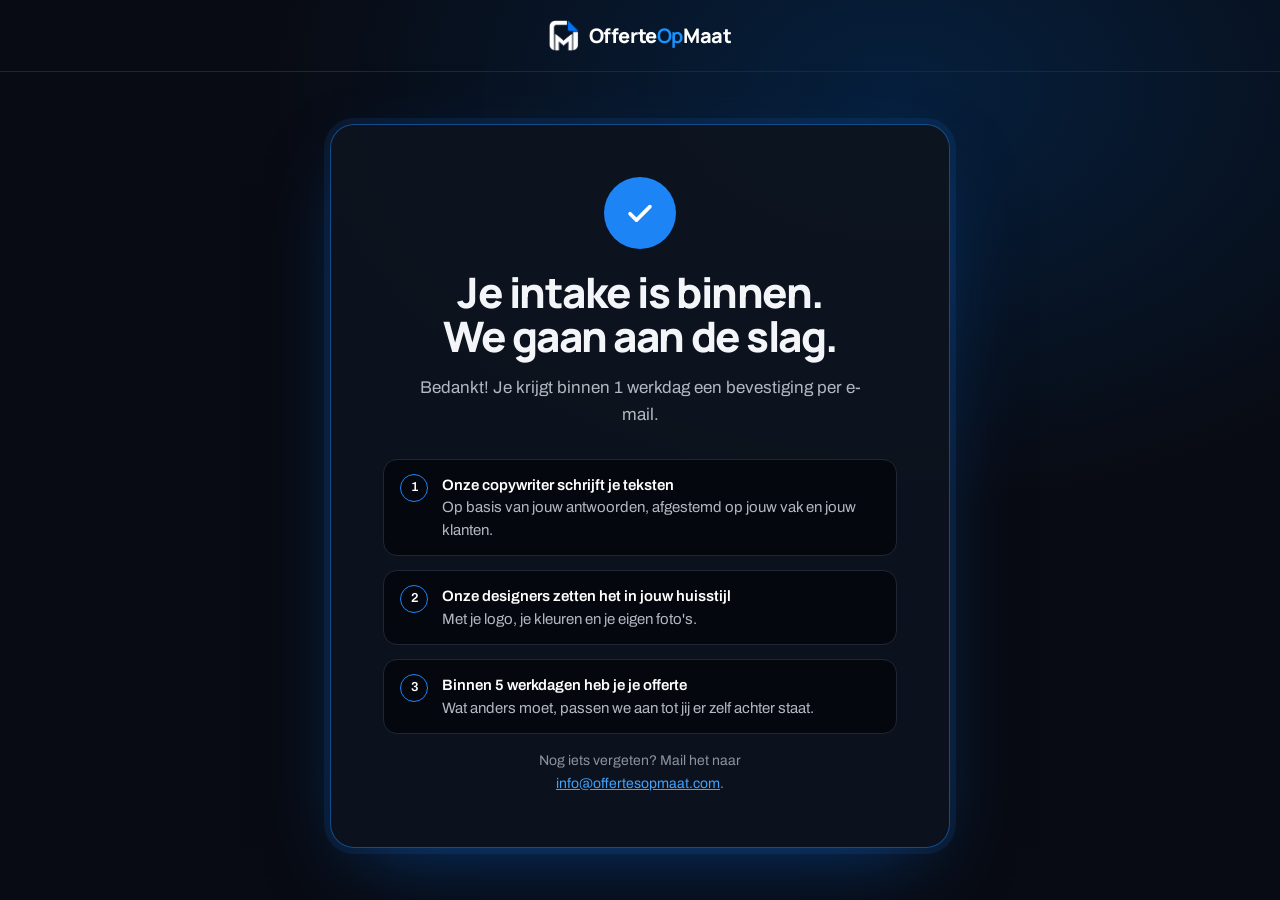
<file: intake/bedankt.html>
<!DOCTYPE html>
<html lang="nl">
<head>
<meta charset="utf-8">
<meta name="viewport" content="width=device-width, initial-scale=1">
<title>Intake ontvangen | OfferteOpMaat</title>
<meta name="robots" content="noindex, nofollow">
<link rel="icon" href="../favicon.ico" sizes="any">
<link rel="icon" type="image/png" sizes="32x32" href="../assets/favicon-32.png">
<link rel="stylesheet" href="fonts.css">
<style>
  :root { --bg: oklch(0.15 0.018 265); --line: oklch(0.27 0.025 265); --line2: oklch(0.34 0.03 265); --ac: oklch(0.62 0.19 255); --ac2: oklch(0.70 0.16 250); }
  * { box-sizing: border-box; }
  body { margin: 0; min-height: 100vh; display: flex; flex-direction: column; background: radial-gradient(900px 600px at 70% 10%, oklch(0.42 0.14 255 / 0.32), transparent 70%), var(--bg); color: oklch(0.97 0.005 260); font-family: Archivo, system-ui, sans-serif; -webkit-font-smoothing: antialiased; }
  header { display: flex; justify-content: center; padding: 20px; border-bottom: 1px solid var(--line); }
  .logo { display: inline-flex; align-items: center; gap: 10px; color: #fff; text-decoration: none; font-family: Manrope, sans-serif; font-weight: 800; font-size: 20px; letter-spacing: -0.02em; }
  .logo img { width: 30px; display: block; }
  .logo b { color: oklch(0.66 0.19 252); }
  main { flex: 1; display: grid; place-items: center; padding: 48px 20px; }
  .card { max-width: 620px; width: 100%; text-align: center; padding: clamp(28px, 5vw, 52px); border-radius: 24px; background: oklch(0.19 0.024 265 / 0.92); border: 1px solid oklch(0.62 0.19 255 / 0.5); box-shadow: 0 0 0 6px oklch(0.62 0.19 255 / 0.1), 0 30px 80px -30px oklch(0.55 0.2 258 / 0.5); }
  .check { width: 72px; height: 72px; margin: 0 auto 22px; display: grid; place-items: center; border-radius: 50%; background: var(--ac); animation: pop .5s ease both; }
  .check path { stroke-dasharray: 30; stroke-dashoffset: 30; animation: draw .45s .3s ease forwards; }
  @keyframes pop { 0% { transform: scale(.6); opacity: 0 } 60% { transform: scale(1.08); opacity: 1 } 100% { transform: scale(1) } }
  @keyframes draw { to { stroke-dashoffset: 0 } }
  h1 { margin: 0; font-family: Manrope, sans-serif; font-weight: 800; font-size: clamp(28px, 4.5vw, 42px); line-height: 1.04; letter-spacing: -0.035em; text-wrap: balance; }
  p { margin: 16px auto 0; max-width: 46ch; font-size: 17px; line-height: 1.6; color: oklch(0.78 0.015 260); }
  ol { display: grid; gap: 14px; margin: 30px 0 0; padding: 0; list-style: none; text-align: left; }
  li { display: flex; gap: 14px; align-items: flex-start; padding: 14px 16px; border-radius: 14px; background: oklch(0.13 0.016 265); border: 1px solid var(--line); font-size: 15px; line-height: 1.5; color: oklch(0.78 0.015 260); }
  li b { color: #fff; font-weight: 600; display: block; }
  .n { flex: none; display: grid; place-items: center; width: 28px; height: 28px; border-radius: 50%; border: 1px solid var(--ac); color: #fff; font-size: 13px; font-weight: 700; }
  .klein { font-size: 14px; color: oklch(0.66 0.015 260); }
  a { color: var(--ac2); }
</style>
</head>
<body>
<header><a class="logo" href="/"><img src="../assets/90fb7dbf.png" alt=""><span>Offerte<b>Op</b>Maat</span></a></header>
<main>
  <div class="card">
    <div class="check"><svg width="34" height="34" viewBox="0 0 24 24" fill="none"><path d="M5 12.5l4.5 4.5L19 7.5" stroke="#fff" stroke-width="2.6" stroke-linecap="round" stroke-linejoin="round"/></svg></div>
    <h1>Je intake is binnen. We gaan aan de slag.</h1>
    <p>Bedankt! Je krijgt binnen 1 werkdag een bevestiging per e-mail.</p>
    <ol>
      <li><span class="n">1</span><span><b>Onze copywriter schrijft je teksten</b>Op basis van jouw antwoorden, afgestemd op jouw vak en jouw klanten.</span></li>
      <li><span class="n">2</span><span><b>Onze designers zetten het in jouw huisstijl</b>Met je logo, je kleuren en je eigen foto's.</span></li>
      <li><span class="n">3</span><span><b>Binnen 5 werkdagen heb je je offerte</b>Wat anders moet, passen we aan tot jij er zelf achter staat.</span></li>
    </ol>
    <p class="klein">Nog iets vergeten? Mail het naar <a href="mailto:info@offertesopmaat.com">info@offertesopmaat.com</a>.</p>
  </div>
</main>
</body>
</html>
</file>
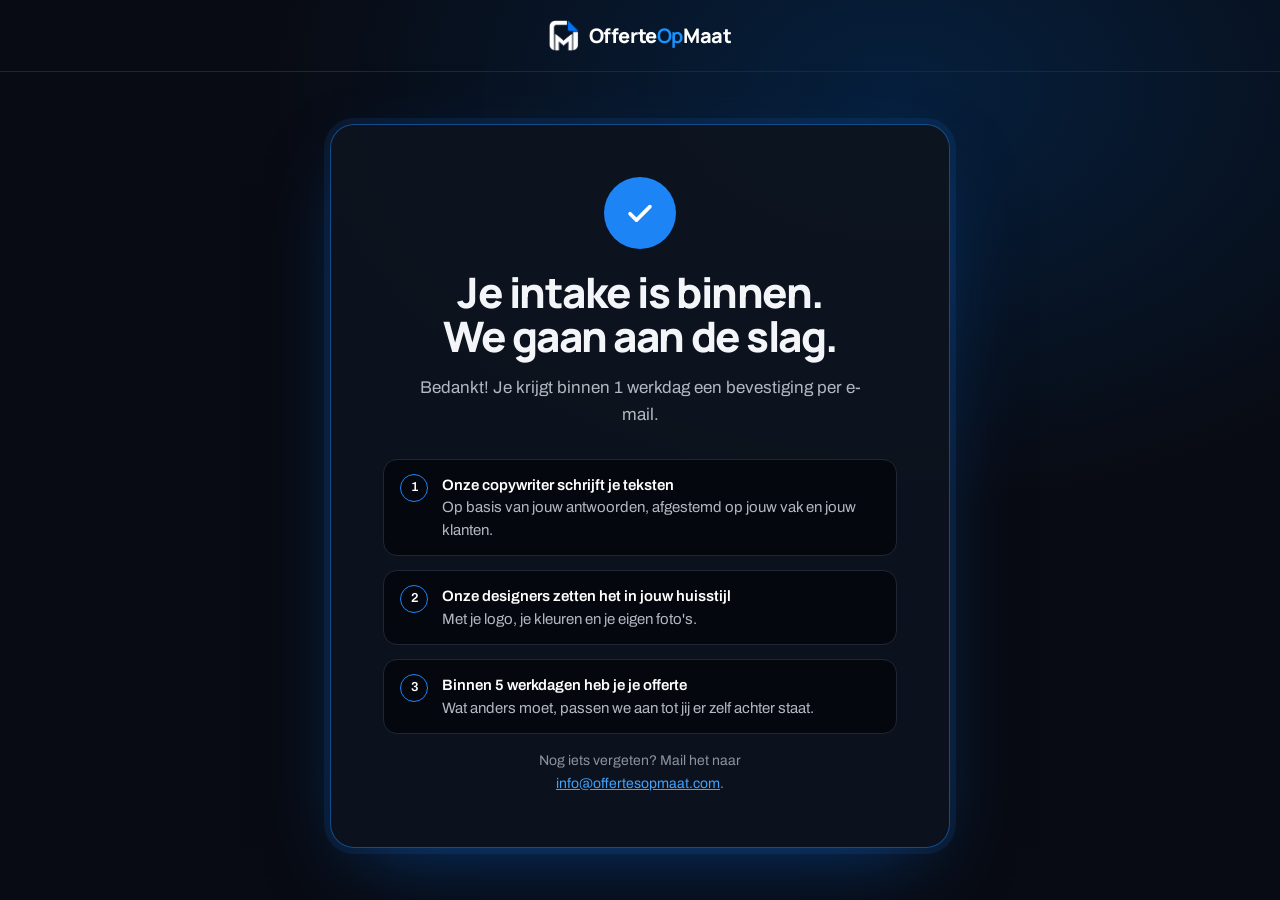
<file: v2/bedankt.html>
<!DOCTYPE html>
<html lang="nl">
<head>
<meta charset="utf-8">
<meta name="viewport" content="width=device-width, initial-scale=1">
<title>Intake ontvangen | OfferteOpMaat</title>
<meta name="robots" content="noindex, nofollow">
<link rel="icon" href="../favicon.ico" sizes="any">
<link rel="icon" type="image/png" sizes="32x32" href="../assets/favicon-32.png">
<link rel="stylesheet" href="fonts.css">
<style>
  :root { --bg: oklch(0.15 0.018 265); --line: oklch(0.27 0.025 265); --line2: oklch(0.34 0.03 265); --ac: oklch(0.62 0.19 255); --ac2: oklch(0.70 0.16 250); }
  * { box-sizing: border-box; }
  body { margin: 0; min-height: 100vh; display: flex; flex-direction: column; background: radial-gradient(900px 600px at 70% 10%, oklch(0.42 0.14 255 / 0.32), transparent 70%), var(--bg); color: oklch(0.97 0.005 260); font-family: Archivo, system-ui, sans-serif; -webkit-font-smoothing: antialiased; }
  header { display: flex; justify-content: center; padding: 20px; border-bottom: 1px solid var(--line); }
  .logo { display: inline-flex; align-items: center; gap: 10px; color: #fff; text-decoration: none; font-family: Manrope, sans-serif; font-weight: 800; font-size: 20px; letter-spacing: -0.02em; }
  .logo img { width: 30px; display: block; }
  .logo b { color: oklch(0.66 0.19 252); }
  main { flex: 1; display: grid; place-items: center; padding: 48px 20px; }
  .card { max-width: 620px; width: 100%; text-align: center; padding: clamp(28px, 5vw, 52px); border-radius: 24px; background: oklch(0.19 0.024 265 / 0.92); border: 1px solid oklch(0.62 0.19 255 / 0.5); box-shadow: 0 0 0 6px oklch(0.62 0.19 255 / 0.1), 0 30px 80px -30px oklch(0.55 0.2 258 / 0.5); }
  .check { width: 72px; height: 72px; margin: 0 auto 22px; display: grid; place-items: center; border-radius: 50%; background: var(--ac); animation: pop .5s ease both; }
  .check path { stroke-dasharray: 30; stroke-dashoffset: 30; animation: draw .45s .3s ease forwards; }
  @keyframes pop { 0% { transform: scale(.6); opacity: 0 } 60% { transform: scale(1.08); opacity: 1 } 100% { transform: scale(1) } }
  @keyframes draw { to { stroke-dashoffset: 0 } }
  h1 { margin: 0; font-family: Manrope, sans-serif; font-weight: 800; font-size: clamp(28px, 4.5vw, 42px); line-height: 1.04; letter-spacing: -0.035em; text-wrap: balance; }
  p { margin: 16px auto 0; max-width: 46ch; font-size: 17px; line-height: 1.6; color: oklch(0.78 0.015 260); }
  ol { display: grid; gap: 14px; margin: 30px 0 0; padding: 0; list-style: none; text-align: left; }
  li { display: flex; gap: 14px; align-items: flex-start; padding: 14px 16px; border-radius: 14px; background: oklch(0.13 0.016 265); border: 1px solid var(--line); font-size: 15px; line-height: 1.5; color: oklch(0.78 0.015 260); }
  li b { color: #fff; font-weight: 600; display: block; }
  .n { flex: none; display: grid; place-items: center; width: 28px; height: 28px; border-radius: 50%; border: 1px solid var(--ac); color: #fff; font-size: 13px; font-weight: 700; }
  .klein { font-size: 14px; color: oklch(0.66 0.015 260); }
  a { color: var(--ac2); }
</style>
</head>
<body>
<header><a class="logo" href="index.html"><img src="../assets/90fb7dbf.png" alt=""><span>Offerte<b>Op</b>Maat</span></a></header>
<main>
  <div class="card">
    <div class="check"><svg width="34" height="34" viewBox="0 0 24 24" fill="none"><path d="M5 12.5l4.5 4.5L19 7.5" stroke="#fff" stroke-width="2.6" stroke-linecap="round" stroke-linejoin="round"/></svg></div>
    <h1>Je intake is binnen. We gaan aan de slag.</h1>
    <p>Bedankt! Je krijgt binnen 1 werkdag een bevestiging per e-mail.</p>
    <ol>
      <li><span class="n">1</span><span><b>Onze copywriter schrijft je teksten</b>Op basis van jouw antwoorden, afgestemd op jouw vak en jouw klanten.</span></li>
      <li><span class="n">2</span><span><b>Onze designers zetten het in jouw huisstijl</b>Met je logo, je kleuren en je eigen foto's.</span></li>
      <li><span class="n">3</span><span><b>Binnen 5 werkdagen heb je je offerte</b>Wat anders moet, passen we aan tot jij er zelf achter staat.</span></li>
    </ol>
    <p class="klein">Nog iets vergeten? Mail het naar <a href="mailto:info@offertesopmaat.com">info@offertesopmaat.com</a>.</p>
  </div>
</main>
</body>
</html>
</file>
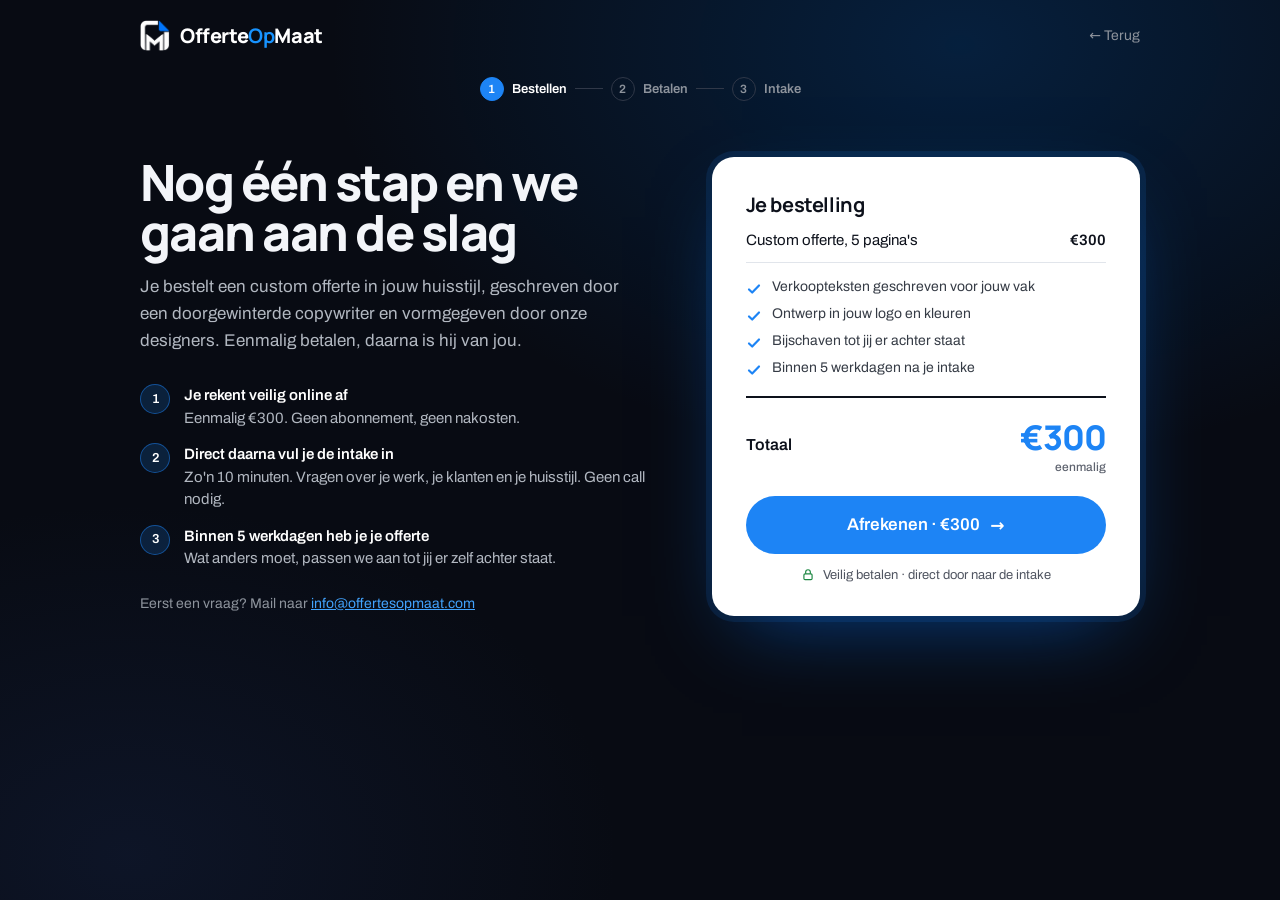
<file: v2/bestellen.html>
<!DOCTYPE html>
<html lang="nl">
<head>
<meta charset="utf-8">
<meta name="viewport" content="width=device-width, initial-scale=1">
<title>Bestellen | OfferteOpMaat</title>
<meta name="robots" content="noindex, nofollow">
<link rel="icon" href="../favicon.ico" sizes="any">
<link rel="icon" type="image/png" sizes="32x32" href="../assets/favicon-32.png">
<link rel="apple-touch-icon" href="../assets/apple-touch-icon.png">
<link rel="stylesheet" href="fonts.css">
<style>
  :root { --bg: oklch(0.15 0.018 265); --bg3: oklch(0.13 0.016 265); --line: oklch(0.27 0.025 265); --line2: oklch(0.34 0.03 265); --ac: oklch(0.62 0.19 255); --ac2: oklch(0.70 0.16 250); --mut: oklch(0.78 0.015 260); --mut2: oklch(0.66 0.015 260); }
  * { box-sizing: border-box; }
  body::before { content: ""; position: fixed; inset: 0; z-index: -1; background: radial-gradient(900px 600px at 75% 5%, oklch(0.42 0.14 255 / 0.32), transparent 70%), radial-gradient(700px 500px at 10% 95%, oklch(0.35 0.10 265 / 0.22), transparent 70%), var(--bg); }
  body { margin: 0; min-height: 100vh; background: var(--bg); color: oklch(0.97 0.005 260); font-family: Archivo, system-ui, sans-serif; -webkit-font-smoothing: antialiased; }
  a { color: var(--ac2); }
  header { display: flex; justify-content: space-between; align-items: center; gap: 12px; max-width: 1040px; margin: 0 auto; padding: 20px; }
  .logo { display: inline-flex; align-items: center; gap: 10px; color: #fff; text-decoration: none; font-family: Manrope, sans-serif; font-weight: 800; font-size: 20px; letter-spacing: -0.02em; }
  .logo img { width: 30px; display: block; }
  .logo b { color: oklch(0.66 0.19 252); }
  .back { font-size: 14px; color: var(--mut2); text-decoration: none; }
  .back:hover { color: #fff; }
  .steps { display: flex; justify-content: center; gap: 8px; flex-wrap: wrap; max-width: 1040px; margin: 0 auto; padding: 6px 20px 0; font-size: 13px; font-weight: 600; color: var(--mut2); }
  .steps span { display: inline-flex; align-items: center; gap: 8px; }
  .steps i { font-style: normal; display: grid; place-items: center; width: 24px; height: 24px; border-radius: 50%; border: 1px solid var(--line2); font-size: 12px; }
  .steps .on { color: #fff; }
  .steps .on i { background: var(--ac); border-color: var(--ac); }
  .steps .sep { width: 28px; height: 1px; background: var(--line2); align-self: center; }
  main { max-width: 1040px; margin: 0 auto; padding: clamp(28px, 5vw, 56px) 20px 70px; display: grid; grid-template-columns: minmax(0, 1.1fr) minmax(0, 0.9fr); gap: clamp(24px, 4vw, 48px); align-items: start; }
  @media (max-width: 820px) { main { grid-template-columns: 1fr; } }
  h1 { margin: 0; font-family: Manrope, sans-serif; font-weight: 800; font-size: clamp(32px, 4.6vw, 50px); line-height: 1; letter-spacing: -0.035em; text-wrap: balance; }
  .lead { margin: 16px 0 0; font-size: 17px; line-height: 1.6; color: var(--mut); max-width: 50ch; }
  .next { margin: 30px 0 0; padding: 0; list-style: none; display: grid; gap: 14px; }
  .next li { display: flex; gap: 14px; align-items: flex-start; font-size: 15px; line-height: 1.5; color: var(--mut); }
  .next b { display: block; color: #fff; font-weight: 600; }
  .n { flex: none; display: grid; place-items: center; width: 30px; height: 30px; border-radius: 50%; background: oklch(0.62 0.19 255 / 0.18); border: 1px solid oklch(0.62 0.19 255 / 0.5); color: #fff; font-weight: 700; font-size: 13px; }
  .card { position: sticky; top: 20px; padding: clamp(22px, 3.5vw, 34px); border-radius: 22px; background: #fff; color: oklch(0.18 0.02 265); box-shadow: 0 0 0 6px oklch(0.62 0.19 255 / 0.12), 0 30px 80px -30px oklch(0.55 0.2 258 / 0.6); }
  .card h2 { margin: 0; font-family: Manrope, sans-serif; font-weight: 700; font-size: 20px; letter-spacing: -0.02em; }
  .row { display: flex; justify-content: space-between; gap: 14px; align-items: baseline; padding: 14px 0; border-bottom: 1px solid oklch(0.92 0.01 260); font-size: 15px; }
  .row b { font-weight: 700; }
  .incl { margin: 16px 0 0; padding: 0; list-style: none; display: grid; gap: 9px; font-size: 14px; color: oklch(0.35 0.02 265); }
  .incl li { display: flex; gap: 10px; align-items: flex-start; }
  .incl svg { flex: none; margin-top: 2px; color: var(--ac); }
  .total { display: flex; justify-content: space-between; align-items: baseline; margin-top: 18px; padding-top: 16px; border-top: 2px solid oklch(0.18 0.02 265); }
  .total span { font-weight: 600; }
  .total b { font-family: Manrope, sans-serif; font-weight: 800; font-size: 34px; letter-spacing: -0.03em; color: var(--ac); }
  .total small { display: block; text-align: right; font-size: 12px; color: oklch(0.5 0.02 265); font-weight: 500; }
  .pay { display: flex; align-items: center; justify-content: center; gap: 10px; width: 100%; min-height: 58px; margin-top: 22px; border-radius: 999px; background: var(--ac); color: #fff; font-weight: 700; font-size: 17px; text-decoration: none; transition: background .2s; }
  .pay:hover { background: var(--ac2); color: #fff; }
  .safe { display: flex; justify-content: center; align-items: center; gap: 8px; margin: 14px 0 0; font-size: 13px; color: oklch(0.45 0.02 265); }
  .safe svg { color: oklch(0.55 0.14 150); }
  .q { margin-top: 26px; font-size: 14px; color: var(--mut2); }
</style>
</head>
<body>
<header>
  <a class="logo" href="index.html"><img src="../assets/90fb7dbf.png" alt=""><span>Offerte<b>Op</b>Maat</span></a>
  <a class="back" href="index.html">← Terug</a>
</header>
<nav class="steps" aria-label="Voortgang">
  <span class="on"><i>1</i>Bestellen</span><span class="sep"></span>
  <span><i>2</i>Betalen</span><span class="sep"></span>
  <span><i>3</i>Intake</span>
</nav>

<main>
  <section>
    <h1>Nog één stap en we gaan aan de slag</h1>
    <p class="lead">Je bestelt een custom offerte in jouw huisstijl, geschreven door een doorgewinterde copywriter en vormgegeven door onze designers. Eenmalig betalen, daarna is hij van jou.</p>
    <ol class="next">
      <li><span class="n">1</span><span><b>Je rekent veilig online af</b>Eenmalig €300. Geen abonnement, geen nakosten.</span></li>
      <li><span class="n">2</span><span><b>Direct daarna vul je de intake in</b>Zo'n 10 minuten. Vragen over je werk, je klanten en je huisstijl. Geen call nodig.</span></li>
      <li><span class="n">3</span><span><b>Binnen 5 werkdagen heb je je offerte</b>Wat anders moet, passen we aan tot jij er zelf achter staat.</span></li>
    </ol>
    <p class="q">Eerst een vraag? Mail naar <a href="mailto:info@offertesopmaat.com">info@offertesopmaat.com</a></p>
  </section>

  <aside class="card">
    <h2>Je bestelling</h2>
    <div class="row"><span>Custom offerte, 5 pagina's</span><b>€300</b></div>
    <ul class="incl">
      <li><svg width="16" height="16" viewBox="0 0 16 16" fill="none"><path d="M3 8.5l3.2 3L13 4.5" stroke="currentColor" stroke-width="2.2" stroke-linecap="round" stroke-linejoin="round"/></svg>Verkoopteksten geschreven voor jouw vak</li>
      <li><svg width="16" height="16" viewBox="0 0 16 16" fill="none"><path d="M3 8.5l3.2 3L13 4.5" stroke="currentColor" stroke-width="2.2" stroke-linecap="round" stroke-linejoin="round"/></svg>Ontwerp in jouw logo en kleuren</li>
      <li><svg width="16" height="16" viewBox="0 0 16 16" fill="none"><path d="M3 8.5l3.2 3L13 4.5" stroke="currentColor" stroke-width="2.2" stroke-linecap="round" stroke-linejoin="round"/></svg>Bijschaven tot jij er achter staat</li>
      <li><svg width="16" height="16" viewBox="0 0 16 16" fill="none"><path d="M3 8.5l3.2 3L13 4.5" stroke="currentColor" stroke-width="2.2" stroke-linecap="round" stroke-linejoin="round"/></svg>Binnen 5 werkdagen na je intake</li>
    </ul>
    <div class="total"><span>Totaal</span><span><b>€300</b><small>eenmalig</small></span></div>
    <!-- BETAALLINK: vervang href door je echte betaallink (Mollie/Stripe). Laat de provider na betaling doorsturen naar https://offertesopmaat.com/v2/intake.html -->
    <a class="pay" id="betaal" href="intake.html">Afrekenen · €300 <span>→</span></a>
    <p class="safe"><svg width="14" height="14" viewBox="0 0 24 24" fill="none"><rect x="5" y="10" width="14" height="10" rx="2" stroke="currentColor" stroke-width="2"/><path d="M8 10V7a4 4 0 018 0v3" stroke="currentColor" stroke-width="2"/></svg>Veilig betalen · direct door naar de intake</p>
  </aside>
</main>
</body>
</html>
</file>
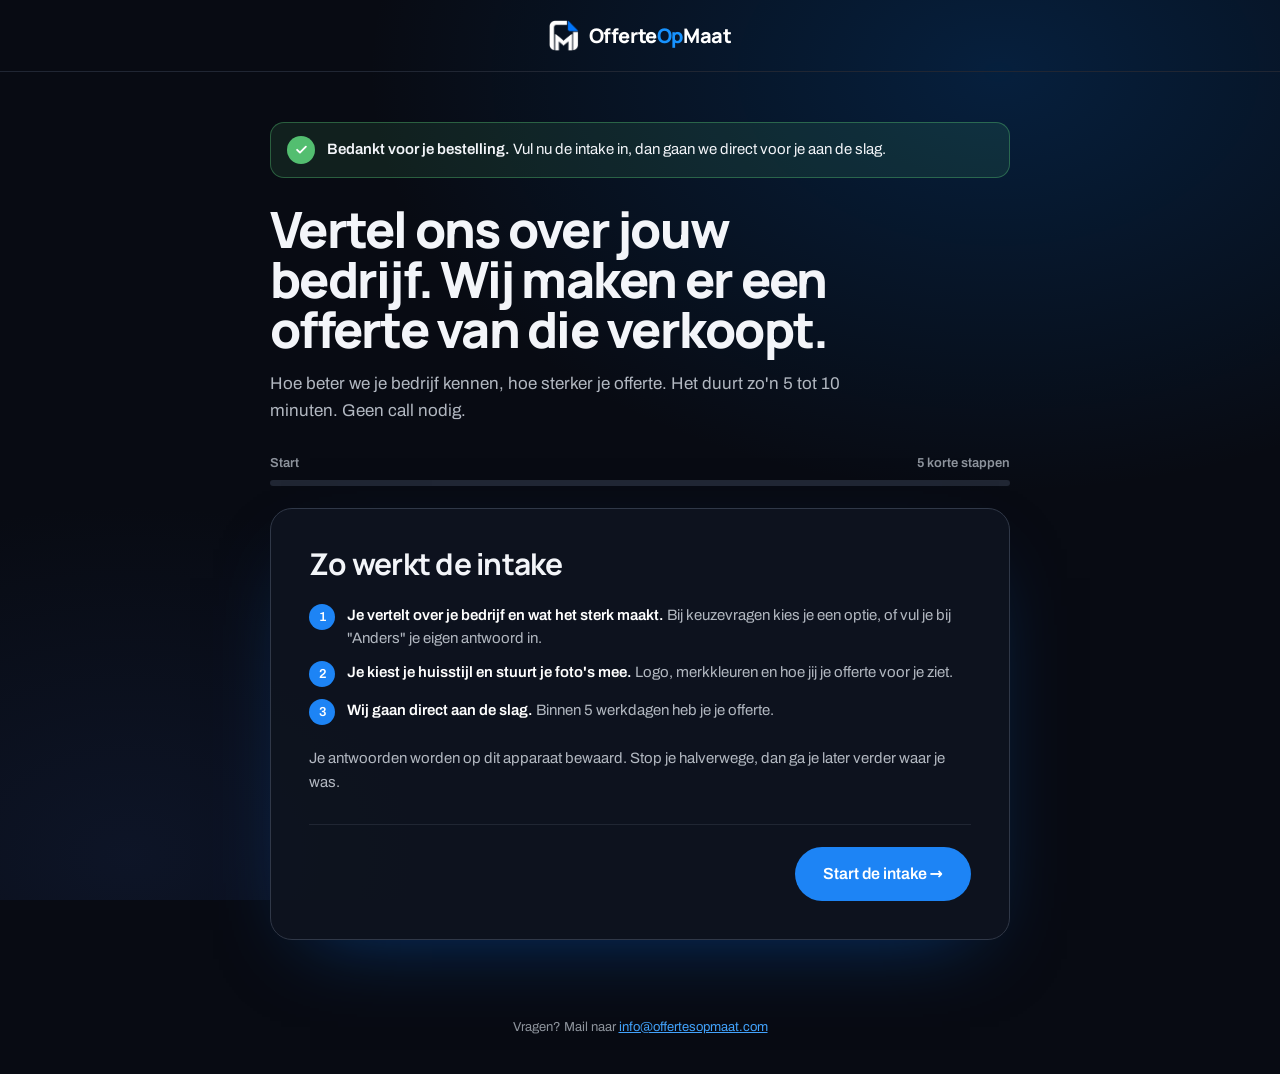
<file: v2/intake.html>
<!DOCTYPE html>
<html lang="nl">
<head>
<meta charset="utf-8">
<meta name="viewport" content="width=device-width, initial-scale=1">
<title>Intake | OfferteOpMaat</title>
<meta name="robots" content="noindex, nofollow">
<link rel="icon" href="../favicon.ico" sizes="any">
<link rel="icon" type="image/png" sizes="32x32" href="../assets/favicon-32.png">
<link rel="apple-touch-icon" href="../assets/apple-touch-icon.png">
<link rel="stylesheet" href="fonts.css">
<style>
  :root { --bg: oklch(0.15 0.018 265); --bg3: oklch(0.13 0.016 265); --line: oklch(0.27 0.025 265); --line2: oklch(0.34 0.03 265); --ac: oklch(0.62 0.19 255); --ac2: oklch(0.70 0.16 250); --tx: oklch(0.97 0.005 260); --mut: oklch(0.78 0.015 260); --mut2: oklch(0.66 0.015 260); --err: oklch(0.70 0.17 25); --ok: oklch(0.72 0.15 150); }
  * { box-sizing: border-box; }
  body::before { content: ""; position: fixed; inset: 0; z-index: -1; background: radial-gradient(900px 600px at 78% 8%, oklch(0.42 0.14 255 / 0.32), transparent 70%), radial-gradient(700px 500px at 10% 95%, oklch(0.35 0.10 265 / 0.22), transparent 70%), var(--bg); }
  body { margin: 0; min-height: 100vh; background: var(--bg); color: var(--tx); font-family: Archivo, system-ui, sans-serif; -webkit-font-smoothing: antialiased; }
  a { color: var(--ac2); }
  input, textarea, select, button { font: inherit; color: inherit; }
  header { display: flex; justify-content: center; padding: 20px; border-bottom: 1px solid var(--line); }
  .logo { display: inline-flex; align-items: center; gap: 10px; color: #fff; text-decoration: none; font-family: Manrope, sans-serif; font-weight: 800; font-size: 20px; letter-spacing: -0.02em; }
  .logo img { width: 30px; height: auto; display: block; }
  .logo b { color: oklch(0.66 0.19 252); font-weight: 800; }
  main { max-width: 780px; margin: 0 auto; padding: clamp(24px, 5vw, 50px) 20px 80px; }
  .paid { display: flex; align-items: center; gap: 12px; margin: 0 0 26px; padding: 13px 16px; border-radius: 14px; background: oklch(0.72 0.15 150 / 0.12); border: 1px solid oklch(0.72 0.15 150 / 0.4); font-size: 15px; line-height: 1.45; }
  .paid .ck { flex: none; display: grid; place-items: center; width: 28px; height: 28px; border-radius: 50%; background: var(--ok); }
  .paid b { font-weight: 600; }
  h1 { margin: 0; font-family: Manrope, sans-serif; font-weight: 800; font-size: clamp(32px, 5vw, 50px); line-height: 1; letter-spacing: -0.035em; text-wrap: balance; }
  .lead { margin: 16px 0 0; max-width: 58ch; font-size: 17px; line-height: 1.6; color: var(--mut); text-wrap: pretty; }
  .progress { margin: 32px 0 10px; display: flex; justify-content: space-between; align-items: baseline; gap: 12px; font-size: 13px; color: var(--mut2); font-weight: 600; }
  .bar { height: 6px; border-radius: 99px; background: var(--line); overflow: hidden; }
  .bar span { display: block; height: 100%; width: 0; background: var(--ac); border-radius: 99px; transition: width .4s ease; }
  .card { margin-top: 22px; padding: clamp(22px, 4vw, 38px); border-radius: 22px; background: oklch(0.19 0.024 265 / 0.94); border: 1px solid var(--line2); box-shadow: 0 30px 80px -40px oklch(0.55 0.2 258 / 0.5); }
  .step { display: none; animation: fade .35s ease; }
  .step.on { display: block; }
  @keyframes fade { from { opacity: 0; transform: translateY(6px) } to { opacity: 1; transform: none } }
  h2 { margin: 0; font-family: Manrope, sans-serif; font-weight: 700; font-size: clamp(23px, 3vw, 30px); letter-spacing: -0.025em; line-height: 1.1; }
  .sub { margin: 10px 0 0; color: var(--mut); font-size: 15px; line-height: 1.55; }
  .grid { display: grid; grid-template-columns: repeat(2, minmax(0, 1fr)); gap: 24px 16px; margin-top: 28px; }
  .full { grid-column: 1 / -1; }
  @media (max-width: 600px) { .grid { grid-template-columns: 1fr; } }
  .q { display: grid; gap: 9px; }
  .ql { font-size: 15px; font-weight: 600; line-height: 1.35; }
  .hint { font-size: 13px; color: var(--mut2); line-height: 1.45; margin-top: -3px; }
  .req { color: var(--ac2); }
  input[type=text], input[type=email], input[type=tel], textarea { width: 100%; min-height: 50px; padding: 12px 15px; border-radius: 12px; border: 1px solid var(--line2); background: var(--bg3); font-size: 16px; outline: none; transition: border-color .2s, box-shadow .2s; }
  textarea { min-height: 104px; resize: vertical; line-height: 1.5; }
  input:focus, textarea:focus { border-color: var(--ac); box-shadow: 0 0 0 4px oklch(0.62 0.19 255 / 0.18); }
  ::placeholder { color: oklch(0.5 0.015 260); }
  .invalid, .q.invalid .opts .opt span { border-color: var(--err) !important; }
  .opts { display: grid; grid-template-columns: repeat(2, minmax(0, 1fr)); gap: 9px; }
  @media (max-width: 520px) { .opts { grid-template-columns: 1fr; } }
  .opt { position: relative; display: block; }
  .opt input { position: absolute; opacity: 0; inset: 0; margin: 0; cursor: pointer; z-index: 1; }
  .opt > span { display: flex; align-items: center; gap: 11px; height: 100%; min-height: 50px; padding: 12px 14px; border-radius: 12px; border: 1px solid var(--line2); background: var(--bg3); font-size: 15px; line-height: 1.35; transition: all .15s; }
  .opt > span::before { content: ""; flex: none; width: 18px; height: 18px; border-radius: 50%; border: 2px solid var(--line2); transition: all .15s; }
  .opt.multi > span::before { border-radius: 5px; }
  .opt input:checked + span { border-color: var(--ac); background: oklch(0.62 0.19 255 / 0.15); color: #fff; }
  .opt input:checked + span::before { border-color: var(--ac); background: var(--ac); box-shadow: inset 0 0 0 3px var(--bg3); }
  .opt.multi input:checked + span::before { box-shadow: none; background: var(--ac) url("data:image/svg+xml,%3Csvg xmlns='http://www.w3.org/2000/svg' viewBox='0 0 16 16'%3E%3Cpath d='M3.5 8.5l3 3 6-6.5' fill='none' stroke='white' stroke-width='2.4' stroke-linecap='round' stroke-linejoin='round'/%3E%3C/svg%3E") center / 13px no-repeat; }
  .opt input:focus-visible + span { box-shadow: 0 0 0 4px oklch(0.62 0.19 255 / 0.25); }
  .opt small { display: block; margin-top: 2px; font-size: 13px; color: var(--mut2); }
  .oi { flex: none; width: 22px; height: 22px; fill: none; stroke: var(--ac2); stroke-width: 1.6; stroke-linecap: round; stroke-linejoin: round; }
  textarea.anders { min-height: 110px; }
  .anders { display: none; }
  .anders.on { display: block; animation: fade .25s ease; }
  .vibes { display: grid; grid-template-columns: repeat(2, minmax(0, 1fr)); gap: 10px; }
  @media (max-width: 520px) { .vibes { grid-template-columns: 1fr; } }
  .vibe > span { align-items: flex-start; flex-direction: column; gap: 10px; padding: 14px; }
  .vibe > span::before { display: none; }
  .vibe > span > span:not(.sw) { display: grid; gap: 2px; }
  .sw { display: flex; gap: 6px; }
  .sw i { width: 30px; height: 30px; border-radius: 8px; border: 1px solid oklch(1 0 0 / 0.12); }
  .vibe b { font-weight: 600; font-size: 15px; }
  .colors { display: grid; grid-template-columns: repeat(3, minmax(0, 1fr)); gap: 10px; }
  @media (max-width: 600px) { .colors { grid-template-columns: 1fr; } }
  .color { display: flex; align-items: center; gap: 10px; padding: 8px 10px 8px 8px; border-radius: 12px; border: 1px solid var(--line2); background: var(--bg3); }
  .color input[type=color] { flex: none; width: 40px; height: 40px; padding: 0; border: 0; border-radius: 9px; background: none; cursor: pointer; }
  .color input[type=color]::-webkit-color-swatch-wrapper { padding: 0; }
  .color input[type=color]::-webkit-color-swatch { border: 1px solid oklch(1 0 0 / 0.2); border-radius: 9px; }
  .color input[type=text] { min-height: 40px; padding: 8px 10px; border: 0; background: transparent; box-shadow: none !important; font-size: 15px; }
  .drop { position: relative; display: flex; align-items: center; gap: 12px; min-height: 58px; padding: 12px 15px; border-radius: 12px; border: 1px dashed var(--line2); background: var(--bg3); cursor: pointer; font-size: 14px; color: var(--mut); transition: border-color .2s; }
  .drop:hover { border-color: var(--ac); }
  .drop input { position: absolute; inset: 0; opacity: 0; cursor: pointer; }
  .drop .ic { flex: none; display: grid; place-items: center; width: 32px; height: 32px; border-radius: 9px; background: oklch(0.62 0.19 255 / 0.18); color: var(--ac2); font-weight: 700; }
  .drop.has { border-style: solid; border-color: oklch(0.62 0.19 255 / 0.6); color: #fff; }
  .mini { display: inline-flex; align-items: center; gap: 9px; font-size: 14px; color: var(--mut); cursor: pointer; }
  .mini input { width: 18px; height: 18px; accent-color: oklch(0.62 0.19 255); }
  .size { font-size: 13px; color: var(--mut2); margin: 0; }
  .size.over { color: var(--err); font-weight: 600; }
  .nav { display: flex; justify-content: space-between; align-items: center; gap: 12px; margin-top: 30px; padding-top: 22px; border-top: 1px solid var(--line); }
  .btn { display: inline-flex; align-items: center; justify-content: center; gap: 8px; min-height: 54px; padding: 0 28px; border-radius: 999px; border: 0; background: var(--ac); color: #fff; font-weight: 600; font-size: 16px; white-space: nowrap; cursor: pointer; transition: background .2s; }
  @media (max-width: 420px) { .btn { padding: 0 20px; } .saved { display: none; } }
  .btn:hover { background: var(--ac2); }
  .btn[disabled] { opacity: .6; cursor: wait; }
  .ghost { background: transparent; border: 1px solid var(--line2); color: var(--mut); }
  .ghost:hover { background: transparent; border-color: var(--ac); color: #fff; }
  .err { display: none; margin: 20px 0 0; padding: 12px 15px; border-radius: 12px; background: oklch(0.70 0.17 25 / 0.12); border: 1px solid oklch(0.70 0.17 25 / 0.45); color: oklch(0.85 0.08 25); font-size: 14px; line-height: 1.5; }
  .err.on { display: block; }
  .intro-list { display: grid; gap: 12px; margin: 24px 0 0; padding: 0; list-style: none; }
  .intro-list li { display: flex; gap: 12px; align-items: flex-start; font-size: 15px; line-height: 1.5; color: var(--mut); }
  .intro-list b { color: #fff; font-weight: 600; }
  .dot { flex: none; display: grid; place-items: center; width: 26px; height: 26px; border-radius: 50%; background: var(--ac); color: #fff; font-size: 13px; font-weight: 700; }
  .saved { font-size: 12px; color: var(--mut2); }
  .summary { display: grid; gap: 8px; margin-top: 22px; padding: 18px; border-radius: 14px; background: var(--bg3); border: 1px solid var(--line); font-size: 14px; color: var(--mut); }
  .summary div { display: flex; justify-content: space-between; gap: 16px; }
  .summary b { color: #fff; font-weight: 600; text-align: right; }
  footer { text-align: center; padding: 0 20px 40px; font-size: 13px; color: var(--mut2); }
</style>
</head>
<body>
<header><a class="logo" href="index.html"><img src="../assets/90fb7dbf.png" alt=""><span>Offerte<b>Op</b>Maat</span></a></header>

<main>
  <div class="paid"><span class="ck"><svg width="15" height="15" viewBox="0 0 24 24" fill="none"><path d="M5 12.5l4.5 4.5L19 7.5" stroke="#fff" stroke-width="3" stroke-linecap="round" stroke-linejoin="round"/></svg></span><span><b>Bedankt voor je bestelling.</b> Vul nu de intake in, dan gaan we direct voor je aan de slag.</span></div>
  <h1>Vertel ons over jouw bedrijf. Wij maken er een offerte van die verkoopt.</h1>
  <p class="lead">Hoe beter we je bedrijf kennen, hoe sterker je offerte. Het duurt zo'n 5 tot 10 minuten. Geen call nodig.</p>

  <div class="progress"><span id="stapLabel">Start</span><span id="stapTeller"></span></div>
  <div class="bar"><span id="bar"></span></div>

  <form id="intake" class="card" action="https://formsubmit.co/75adb5944910fdf7381301018212e458" method="POST" enctype="multipart/form-data" novalidate>
    <input type="hidden" name="_subject" id="subject" value="Nieuwe intake via website">
    <input type="hidden" name="_template" value="table">
    <input type="hidden" name="_captcha" value="false">
    <input type="hidden" name="_next" value="https://offertesopmaat.com/v2/bedankt.html">
    <input type="hidden" name="_replyto" id="replyto">
    <input type="text" name="_honey" style="display:none" tabindex="-1" autocomplete="off">
    <div id="steps"></div>
    <p class="err" id="err" role="alert"></p>
    <div class="nav">
      <button type="button" class="btn ghost" id="terug">← Terug</button>
      <span class="saved" id="saved"></span>
      <button type="button" class="btn" id="verder">Start de intake →</button>
    </div>
  </form>
</main>
<footer>Vragen? Mail naar <a href="mailto:info@offertesopmaat.com">info@offertesopmaat.com</a></footer>

<script>
/* ============================================================
   DE VRAGEN. Pas hier teksten of opties aan.
   type: text | area | choice (1 antwoord) | multi (meerdere) | vibe | colors | file | logo
   anders: true  -> 5e optie "Anders: ..." met eigen invulveld
   ============================================================ */
var ICONS = {
  schild: '<path d="M12 2l8 3v6c0 5-3.5 8.5-8 11-4.5-2.5-8-6-8-11V5l8-3z"/><path d="M8.5 12l2.3 2.3L16 9.5"/>',
  lint: '<circle cx="12" cy="8" r="5.2"/><path d="M8.5 12.3L7 21l5-2.6 5 2.6-1.5-8.7"/>',
  team: '<circle cx="9" cy="8" r="3"/><path d="M3.5 19c.8-3.2 3-4.8 5.5-4.8s4.7 1.6 5.5 4.8"/><circle cx="17" cy="9" r="2.4"/><path d="M15.7 14.6c2-.4 3.8.9 4.5 3.7"/>',
  chat: '<path d="M4 5h16v10H9l-4 4V5z"/>',
  lagen: '<path d="M12 3l9 4.5-9 4.5-9-4.5L12 3z"/><path d="M3 12l9 4.5 9-4.5"/><path d="M3 16.5L12 21l9-4.5"/>',
  glans: '<path d="M6 12c3-.6 4.4-2 5-5 .6 3 2 4.4 5 5-3 .6-4.4 2-5 5-.6-3-2-4.4-5-5z"/><circle cx="18.5" cy="5.5" r="1.1"/>',
  euro: '<path d="M17 6.5A6.5 6.5 0 1 0 17 17.5"/><path d="M4.5 10.5h9M4.5 13.5h9"/>',
  klok: '<circle cx="12" cy="12" r="9"/><path d="M12 7v5l3.5 2"/>',
  check: '<circle cx="12" cy="12" r="9"/><path d="M8 12.5l2.5 2.5L16 9.5"/>',
  huis: '<path d="M3.5 11L12 4l8.5 7"/><path d="M6 9.5V20h12V9.5"/><path d="M10 20v-5h4v5"/>',
  potlood: '<path d="M4 20l1-4L16 5l3 3L8 19l-4 1z"/><path d="M14 7l3 3"/>',
  plus: '<circle cx="12" cy="12" r="9"/><path d="M12 8v8M8 12h8"/>'
};

var STAPPEN = [
  { titel: 'Start', intro: true },

  { titel: 'Je bedrijf', kop: 'Je bedrijf', sub: 'De basis voor de voorkant van je offerte en de kop van elke pagina.', vragen: [
    { type: 'text', name: 'Bedrijfsnaam', label: 'Bedrijfsnaam', req: true, auto: 'organization' },
    { type: 'text', name: 'Naam', label: 'Je naam', req: true, auto: 'name' },
    { type: 'email', name: 'email', label: 'E-mail', req: true, auto: 'email', ph: 'naam@bedrijf.nl' },
    { type: 'tel', name: 'Telefoon', label: 'Telefoon', req: true, auto: 'tel' },
    { type: 'text', name: 'Website', label: 'Website', ph: 'www.jouwbedrijf.nl', full: true },
    { type: 'text', name: 'Type bedrijf en specialiteit', label: 'Type bedrijf / specialiteit', req: true, full: true, ph: 'bv. Timmer- en renovatiespecialist, hovenier gespecialiseerd in tuinontwerp' },
    { type: 'choice', name: 'Werkt voor', label: 'Voor wie werk je?', req: true, full: true, opties: ['Particulieren', 'Bedrijven', 'Allebei'] }
  ]},

  { titel: 'Sterke punten', kop: 'Waarom kiezen klanten voor jou?', sub: 'Dit wordt de pagina "Waarom kiezen voor jouw bedrijf". Elk punt krijgt het pictogram dat je ernaast ziet.', vragen: [
    { type: 'multi', name: 'Sterke punten', label: 'Kies je sterkste punten', hint: 'Maximaal 6.', max: 6, req: true, full: true, anders: true, andersPh: 'Welk sterk punt mist er?',
      opties: [['Verzekerd', 'schild'], ['Garantie', 'lint'], ['Eigen vast team', 'team'], ['Duidelijke communicatie', 'chat'], ['Kwaliteitsmaterialen', 'lagen'], ['Netjes en schoon werken', 'glans'], ['Vaste prijs', 'euro'], ['Snel beschikbaar', 'klok'], ['Erkend of gecertificeerd', 'check'], ['Familiebedrijf', 'huis'], ['Advies en ontwerp', 'potlood']] },
    { type: 'area', name: 'Wat maakt je sterk', label: 'Wat maakt jouw bedrijf echt sterk?', req: true, full: true, hint: 'Vertel het alsof je het aan een klant uitlegt. Steekwoorden mag ook.' },
    { type: 'choice', name: 'Teamgrootte', label: 'Met hoeveel mensen werk je?', req: true, full: true, opties: ['Alleen ik', '2 tot 5', '6 tot 10', 'Meer dan 10'] },
    { type: 'choice', name: 'Garantie', label: 'Welke garantie geef je?', req: true, full: true, anders: true, opties: ['Geen vaste garantie', '1 jaar', '2 tot 5 jaar', '10 jaar of meer'] }
  ]},

  { titel: 'Werkwijze', kop: 'Hoe je werkt', sub: 'Voor de werkwijze, de betalingsregeling en wat er in je offerte komt.', vragen: [
    { type: 'choice', name: 'Werkwijze', label: 'Onze standaard werkwijze is: 1. Opname · 2. Offerte · 3. Planning · 4. Uitvoering · 5. Oplevering. Klopt dit voor jou?', req: true, full: true,
      opties: ['Ja, zo werk ik'], anders: true, andersLabel: 'Ik pas het aan', andersArea: true, andersPh: 'Beschrijf je stappen, bijvoorbeeld: 1. Gratis opname op locatie, 2. Ontwerp, …' },
    { type: 'choice', name: 'Betalingsregeling', label: 'Hoe laat je klanten betalen?', req: true, full: true, anders: true, opties: ['Alles na oplevering', 'Deel vooraf, rest bij oplevering', 'In termijnen', 'Alles vooraf'] },
    { type: 'multi', name: 'Moet erin', label: 'Wat moet er 100% in je offerte?', hint: 'Meerdere antwoorden mogelijk.', full: true, anders: true,
      opties: ['Planning', 'Betalingsregeling', 'Garantie', "Projectfoto's", 'Reviews', 'Algemene voorwaarden'] },
    { type: 'area', name: 'Moet er niet in', label: 'Wat moet er juist níet in?', ph: 'optioneel', full: true }
  ]},

  { titel: 'Huisstijl', kop: 'Je huisstijl', sub: 'Zo matchen we de offerte met je bedrijf.', vragen: [
    { type: 'logo', name: 'Logo', label: 'Upload je logo', req: true, full: true },
    { type: 'colors', name: 'Merkkleuren', label: 'Wat zijn je merkkleuren?', req: true, full: true, hint: 'Kies met het vakje of typ een kleurcode of omschrijving, bijvoorbeeld "donkergroen".', geen: 'Haal de kleuren uit mijn logo' },
    { type: 'vibe', name: 'Uitstraling', label: 'Hoe zie jij je offerte voor je?', req: true, full: true, anders: true, andersPh: 'Beschrijf de sfeer die je voor je ziet',
      opties: [
        ['Rustig & natuurlijk', 'Zacht, veel ruimte, natuurlijke tinten', ['#E9EEE4', '#7C9A6D', '#2F4A35']],
        ['Fris & modern', 'Strak, licht, heldere accenten', ['#F4F7FB', '#2F6FED', '#0F1B33']],
        ['Stoer & premium', 'Donker, krachtig, uitgesproken', ['#1B1A19', '#C4603F', '#EDE6DD']],
        ['Klassiek & vertrouwd', 'Degelijk, warm, tijdloos', ['#F6F1E7', '#8A6A3B', '#2D2A26']]
      ] },
    { type: 'choice', name: 'Aanspreekvorm', label: 'Spreek je je klanten aan met je/jij of met u?', req: true, full: true, opties: ['Je / jij', 'U'] },
    { type: 'text', name: 'Slogan', label: 'Slogan of vaste zin voor onderaan', ph: 'optioneel, bv. Kwaliteit, vakmanschap en duidelijke afspraken.', full: true }
  ]},

  { titel: "Foto's", kop: "Foto's en bestanden", sub: 'Samen maximaal 10 MB. Meer of grotere bestanden? Zet een link (WeTransfer, Google Drive) in het veld hieronder.', vragen: [
    { type: 'file', name: 'Huidige offerte', label: 'Je huidige offerte', accept: '.pdf,.doc,.docx,image/*', kies: 'Kies een bestand (pdf, Word of foto)', full: true },
    { type: 'file', name: 'Omslagfoto', label: 'Foto voor de voorkant', accept: 'image/*', kies: 'Kies je mooiste projectfoto', full: true },
    { type: 'file', name: 'Projectfoto 1', label: 'Projectfoto', accept: 'image/*', kies: 'Kies een foto' },
    { type: 'file', name: 'Projectfoto 2', label: 'Projectfoto', accept: 'image/*', kies: 'Kies een foto' },
    { type: 'size' },
    { type: 'text', name: 'Link fotos', label: "Link naar meer projectfoto's (tot 6)", ph: 'optioneel, WeTransfer of Google Drive', full: true },
    { type: 'area', name: 'Opmerkingen', label: 'Nog iets wat we moeten weten?', ph: 'optioneel', full: true }
  ]},

  { titel: 'Versturen', kop: 'Klaar om te versturen', sub: 'Check je gegevens. Na het versturen gaan we direct aan de slag.', summary: true }
];
</script>

<script>
(function () {
  var form = document.getElementById('intake'), host = document.getElementById('steps');
  var terug = document.getElementById('terug'), verder = document.getElementById('verder');
  var err = document.getElementById('err'), bar = document.getElementById('bar');
  var label = document.getElementById('stapLabel'), teller = document.getElementById('stapTeller'), saved = document.getElementById('saved');
  var KEY = 'oom-intake-v3', MAX = 10 * 1024 * 1024, cur = 0, sending = false, uid = 0;

  function el(tag, attrs, html) { var e = document.createElement(tag); for (var k in attrs || {}) { if (k === 'class') e.className = attrs[k]; else e.setAttribute(k, attrs[k]); } if (html != null) e.innerHTML = html; return e; }
  function esc(s) { return String(s).replace(/&/g, '&amp;').replace(/</g, '&lt;').replace(/"/g, '&quot;'); }
  function store(fn) { try { return fn(); } catch (e) { return null; } }
  function labelHtml(q) { return '<span class="ql">' + esc(q.label) + (q.req ? ' <span class="req">*</span>' : '') + '</span>' + (q.hint ? '<span class="hint">' + esc(q.hint) + '</span>' : ''); }

  /* ---------- bouwen ---------- */
  function build(q) {
    var w = el('div', { class: 'q' + (q.full || q.type === 'area' ? ' full' : ''), 'data-q': q.name || '' });
    if (q.type === 'size') { w.className = 'full'; w.appendChild(el('p', { class: 'size', id: 'size' }, 'Totaal: 0 MB van 10 MB')); return w; }
    var id = 'f' + (++uid);
    if (q.type === 'text' || q.type === 'email' || q.type === 'tel') {
      w.innerHTML = '<label for="' + id + '" style="display:grid;gap:9px">' + labelHtml(q) + '</label>';
      var i = el('input', { type: q.type === 'text' ? 'text' : q.type, id: id, name: q.name, placeholder: q.ph || '', autocomplete: q.auto || 'off' });
      if (q.type === 'email') i.id = 'email';
      if (q.req) i.setAttribute('data-req', '1');
      w.querySelector('label').appendChild(i);
    } else if (q.type === 'area') {
      w.innerHTML = '<label for="' + id + '" style="display:grid;gap:9px">' + labelHtml(q) + '</label>';
      var t = el('textarea', { id: id, name: q.name, placeholder: q.ph || '' }); if (q.req) t.setAttribute('data-req', '1');
      w.querySelector('label').appendChild(t);
    } else if (q.type === 'choice' || q.type === 'multi' || q.type === 'vibe') {
      var multi = q.type === 'multi', vibe = q.type === 'vibe';
      w.innerHTML = '<div class="ql-wrap" style="display:grid;gap:9px">' + labelHtml(q) + '</div>';
      var box = el('div', { class: vibe ? 'vibes' : 'opts', role: multi ? 'group' : 'radiogroup' });
      var list = q.opties.slice(); if (q.anders) list.push(vibe ? ['Anders', 'Iets anders in gedachten', null] : 'Anders');
      list.forEach(function (o, n) {
        var ico = (!vibe && Array.isArray(o)) ? o[1] : null; if (!vibe && Array.isArray(o)) o = o[0];
        var val = vibe ? o[0] : o, isA = q.anders && n === list.length - 1;
        var lab = el('label', { class: 'opt' + (multi ? ' multi' : '') + (vibe ? ' vibe' : '') });
        var inp = el('input', { type: multi ? 'checkbox' : 'radio', name: multi ? '' : q.name, value: isA ? '__anders' : val, 'data-group': q.name });
        if (multi) inp.removeAttribute('name');
        var inner;
        if (vibe) inner = (o[2] ? '<span class="sw">' + o[2].map(function (c) { return '<i style="background:' + c + '"></i>'; }).join('') + '</span>' : '<span class="sw"><i style="background:conic-gradient(#e66,#eb4,#6c6,#49e,#a6e,#e66)"></i></span>') + '<span><b>' + esc(o[0]) + '</b><small>' + esc(o[1]) + '</small></span>';
        else inner = (ico && ICONS[ico] ? '<svg class="oi" viewBox="0 0 24 24">' + ICONS[ico] + '</svg>' : (q.opties.some(Array.isArray) && isA ? '<svg class="oi" viewBox="0 0 24 24">' + ICONS.plus + '</svg>' : '')) + esc(isA ? (q.andersLabel || 'Anders, namelijk…') : val);
        lab.appendChild(inp); lab.appendChild(el('span', null, inner)); box.appendChild(lab);
      });
      w.appendChild(box);
      if (q.anders) {
        var a = el(q.andersArea ? 'textarea' : 'input', { class: 'anders', 'data-anders': q.name, placeholder: q.andersPh || 'Vul je antwoord in', 'aria-label': q.label + ' (anders)' }); if (!q.andersArea) a.type = 'text';
        w.appendChild(a);
      }
      if (q.req) w.setAttribute('data-req', '1');
      w.setAttribute('data-kind', multi ? 'multi' : 'single');
      if (multi) w.appendChild(el('input', { type: 'hidden', name: q.name, 'data-join': q.name }));
      if (q.max) w.setAttribute('data-max', q.max);
      if (q.andersLabel) w.setAttribute('data-alabel', q.andersLabel === 'Ik pas het aan' ? 'Aangepast' : q.andersLabel);
    } else if (q.type === 'colors') {
      w.innerHTML = '<div style="display:grid;gap:9px">' + labelHtml(q) + '</div>';
      var cs = el('div', { class: 'colors' });
      ['Hoofdkleur', 'Tweede kleur', 'Accentkleur'].forEach(function (nm, n) {
        var c = el('div', { class: 'color' });
        var pick = el('input', { type: 'color', value: ['#1f6b3a', '#d9a43a', '#1b1a19'][n], 'aria-label': nm + ' kiezen' });
        var txt = el('input', { type: 'text', name: 'Merkkleur ' + (n + 1), placeholder: nm, 'data-color': '1' });
        pick.addEventListener('input', function () { txt.value = pick.value.toUpperCase(); save(); });
        txt.addEventListener('input', function () { if (/^#[0-9a-f]{6}$/i.test(txt.value.trim())) pick.value = txt.value.trim(); });
        c.appendChild(pick); c.appendChild(txt); cs.appendChild(c);
      });
      w.appendChild(cs);
      var lk = el('label', { class: 'mini' }, '<input type="checkbox" name="Kleuren" value="' + esc(q.geen || 'Kies voor mij') + '" data-nocolor="1"> ' + esc(q.geen || 'Kies voor mij'));
      w.appendChild(lk); w.setAttribute('data-req', '1'); w.setAttribute('data-kind', 'colors');
    } else if (q.type === 'file' || q.type === 'logo') {
      var logo = q.type === 'logo';
      w.innerHTML = '<div style="display:grid;gap:9px">' + labelHtml(q) + '</div>';
      var d = el('label', { class: 'drop' }, '<span class="ic">+</span><span class="nm">' + esc(q.kies || 'Kies je logo (png, jpg, svg of pdf)') + '</span>');
      var f = el('input', { type: 'file', name: q.name, accept: q.accept || 'image/*,.svg,.pdf,.ai,.eps' });
      d.appendChild(f); w.appendChild(d);
      if (logo) { w.appendChild(el('label', { class: 'mini' }, '<input type="checkbox" name="Logo status" value="Heb (nog) geen logo" data-nologo="1"> Ik heb (nog) geen logo')); w.setAttribute('data-req', '1'); w.setAttribute('data-kind', 'logo'); }
      var nm = d.querySelector('.nm'), orig = nm.textContent;
      f.addEventListener('change', function () { var x = f.files && f.files[0]; nm.textContent = x ? x.name + ' (' + mb(x.size) + ' MB)' : orig; d.classList.toggle('has', !!x); sizeInfo(); });
    }
    return w;
  }

  var steps = STAPPEN.map(function (s) {
    var sec = el('section', { class: 'step', 'data-titel': s.titel });
    if (s.intro) {
      sec.innerHTML = '<h2>Zo werkt de intake</h2><ul class="intro-list">' +
        '<li><span class="dot">1</span><span><b>Je vertelt over je bedrijf en wat het sterk maakt.</b> Bij keuzevragen kies je een optie, of vul je bij "Anders" je eigen antwoord in.</span></li>' +
        '<li><span class="dot">2</span><span><b>Je kiest je huisstijl en stuurt je foto\'s mee.</b> Logo, merkkleuren en hoe jij je offerte voor je ziet.</span></li>' +
        '<li><span class="dot">3</span><span><b>Wij gaan direct aan de slag.</b> Binnen 5 werkdagen heb je je offerte.</span></li></ul>' +
        '<p class="sub" style="margin-top:22px">Je antwoorden worden op dit apparaat bewaard. Stop je halverwege, dan ga je later verder waar je was.</p>';
    } else {
      sec.appendChild(el('h2', null, esc(s.kop)));
      if (s.sub) sec.appendChild(el('p', { class: 'sub' }, esc(s.sub)));
      if (s.vragen) { var g = el('div', { class: 'grid' }); s.vragen.forEach(function (q) { g.appendChild(build(q)); }); sec.appendChild(g); }
      if (s.summary) sec.appendChild(el('div', { class: 'summary', id: 'summary' }));
    }
    host.appendChild(sec); return sec;
  });

  /* ---------- gedrag ---------- */
  form.addEventListener('change', function (e) {
    var t = e.target, g = t.getAttribute('data-group');
    if (g) {
      var q = t.closest('.q'), a = q.querySelector('[data-anders]'), mx = +q.getAttribute('data-max');
      if (mx && t.checked && q.querySelectorAll('input[data-group]:checked').length > mx) { t.checked = false; err.textContent = 'Je kunt maximaal ' + mx + ' punten kiezen. Haal er eerst een weg.'; err.classList.add('on'); return; }
      if (a) { var on = !!q.querySelector('[value="__anders"]:checked'); a.classList.toggle('on', on); if (on && t.value === '__anders' && t.checked) a.focus(); }
      q.classList.remove('invalid');
    }
    if (t.hasAttribute('data-nologo')) t.closest('.q').querySelector('.drop').style.opacity = t.checked ? 0.45 : 1;
  });

  function mb(b) { return (b / 1048576).toFixed(1).replace('.', ','); }
  function totalSize() { var t = 0; [].forEach.call(form.querySelectorAll('input[type=file]'), function (f) { if (f.files && f.files[0]) t += f.files[0].size; }); return t; }
  function sizeInfo() { var s = document.getElementById('size'), t = totalSize(); if (!s) return; s.textContent = 'Totaal: ' + mb(t) + ' MB van 10 MB' + (t > MAX ? ' (te groot)' : ''); s.classList.toggle('over', t > MAX); }

  function validate(i) {
    var sec = steps[i], bad = [];
    [].forEach.call(sec.querySelectorAll('[data-req]'), function (x) {
      if (x.tagName === 'INPUT' || x.tagName === 'TEXTAREA') {
        var v = x.value.trim(), ok = v && !(x.type === 'email' && !/^\S+@\S+\.\S+$/.test(v));
        x.classList.toggle('invalid', !ok); if (!ok) bad.push(x); return;
      }
      var kind = x.getAttribute('data-kind'), ok = true;
      if (kind === 'single' || kind === 'multi') {
        var checked = x.querySelectorAll('input[data-group]:checked');
        ok = checked.length > 0;
        var a = x.querySelector('[data-anders]');
        if (ok && a && x.querySelector('[value="__anders"]:checked') && !a.value.trim()) { ok = false; a.classList.add('invalid'); } else if (a) a.classList.remove('invalid');
      } else if (kind === 'colors') {
        ok = [].some.call(x.querySelectorAll('[data-color]'), function (c) { return c.value.trim(); }) || x.querySelector('[data-nocolor]').checked;
      } else if (kind === 'logo') {
        var f = x.querySelector('input[type=file]'); ok = (f.files && f.files[0]) || x.querySelector('[data-nologo]').checked;
      }
      x.classList.toggle('invalid', !ok); if (!ok) bad.push(x);
    });
    // anders gekozen bij niet-verplichte vragen
    [].forEach.call(sec.querySelectorAll('.q:not([data-req]) [data-anders]'), function (a) {
      var q = a.closest('.q'); if (q.querySelector('[value="__anders"]:checked') && !a.value.trim()) { a.classList.add('invalid'); bad.push(a); } else a.classList.remove('invalid');
    });
    if (sec.querySelector('#size') && totalSize() > MAX) { err.textContent = 'Je bestanden zijn samen groter dan 10 MB. Kies kleinere bestanden of zet een link in het veld hieronder.'; err.classList.add('on'); return false; }
    if (bad.length) {
      var emailBad = bad.some(function (b) { return b.type === 'email' && b.value.trim(); });
      err.textContent = 'Nog niet alles is ingevuld. Vul de vragen met een * in' + (emailBad ? ' en controleer je e-mailadres' : '') + '. Koos je "Anders"? Vul dan ook je antwoord in.';
      err.classList.add('on');
      var first = bad[0]; (first.focus ? first : first.querySelector('input')).focus && (first.focus ? first.focus() : first.querySelector('input').focus());
      first.scrollIntoView({ behavior: 'smooth', block: 'center' });
      return false;
    }
    err.classList.remove('on'); return true;
  }

  function show(i) {
    cur = i; var last = steps.length - 1;
    steps.forEach(function (s, n) { s.classList.toggle('on', n === i); });
    terug.style.visibility = i === 0 ? 'hidden' : 'visible';
    verder.textContent = i === 0 ? 'Start de intake →' : i === last ? 'Verstuur mijn intake' : 'Volgende →';
    label.textContent = steps[i].getAttribute('data-titel');
    teller.textContent = i === 0 ? (last - 1) + ' korte stappen' : 'Stap ' + i + ' van ' + last;
    bar.style.width = (i / last * 100) + '%';
    err.classList.remove('on');
    if (i === last) summary();
    store(function () { localStorage.setItem(KEY + '-step', String(i)); });
    if (i > 0) window.scrollTo({ top: form.getBoundingClientRect().top + window.scrollY - 90, behavior: 'smooth' });
  }

  function val(n) { var e = form.querySelector('[name="' + n + '"]'); return e ? (e.value || '').trim() : ''; }
  function choice(n) { var c = form.querySelector('input[data-group="' + n + '"]:checked'); if (!c) return ''; if (c.value === '__anders') { var a = form.querySelector('[data-anders="' + n + '"]'); return 'Anders: ' + (a ? a.value.trim() : ''); } return c.value; }
  function summary() {
    var files = [].filter.call(form.querySelectorAll('input[type=file]'), function (f) { return f.files && f.files[0]; }).length;
    var kleuren = [1, 2, 3].map(function (n) { return val('Merkkleur ' + n); }).filter(Boolean).join(', ') || (form.querySelector('[data-nocolor]').checked ? 'Uit het logo' : '');
    var punten = [].filter.call(form.querySelectorAll('input[data-group="Sterke punten"]'), function (c) { return c.checked; }).length;
    var rows = [['Bedrijf', val('Bedrijfsnaam')], ['Contact', val('Naam') + (val('email') ? ' · ' + val('email') : '')], ['Type', val('Type bedrijf en specialiteit')], ['Sterke punten', punten ? punten + ' gekozen' : ''], ['Uitstraling', choice('Uitstraling')], ['Merkkleuren', kleuren], ['Aanspreekvorm', choice('Aanspreekvorm')], ['Bestanden', files + ' bijgevoegd']];
    var box = document.getElementById('summary'); box.innerHTML = '';
    rows.forEach(function (r) { var d = el('div'), a = el('span'), b = el('b'); a.textContent = r[0]; b.textContent = r[1] || '—'; d.appendChild(a); d.appendChild(b); box.appendChild(d); });
  }

  /* ---------- bewaren (zonder bestanden) ---------- */
  function keyOf(e) { if (e.getAttribute('data-group')) return 'g:' + e.getAttribute('data-group') + ':' + e.value; if (e.getAttribute('data-anders')) return 'a:' + e.getAttribute('data-anders'); return e.name ? 'n:' + e.name + (e.type === 'checkbox' ? ':' + e.value : '') : null; }
  function save() {
    var data = {};
    [].forEach.call(form.querySelectorAll('input, textarea'), function (e) {
      if (e.type === 'file' || e.type === 'hidden' || e.type === 'color' || e.name === '_honey') return;
      var k = keyOf(e); if (!k) return;
      data[k] = (e.type === 'checkbox' || e.type === 'radio') ? e.checked : e.value;
    });
    store(function () { localStorage.setItem(KEY, JSON.stringify(data)); });
    saved.textContent = 'Opgeslagen'; clearTimeout(save.t); save.t = setTimeout(function () { saved.textContent = ''; }, 1400);
  }
  function restore() {
    var raw = store(function () { return localStorage.getItem(KEY); }); if (!raw) return; var data; try { data = JSON.parse(raw); } catch (e) { return; }
    [].forEach.call(form.querySelectorAll('input, textarea'), function (e) {
      if (e.type === 'file' || e.type === 'hidden' || e.type === 'color') return;
      var k = keyOf(e); if (!k || !(k in data)) return;
      if (e.type === 'checkbox' || e.type === 'radio') e.checked = !!data[k]; else e.value = data[k];
    });
    [].forEach.call(form.querySelectorAll('[data-anders]'), function (a) { var q = a.closest('.q'); a.classList.toggle('on', !!q.querySelector('[value="__anders"]:checked')); });
    [].forEach.call(form.querySelectorAll('[data-color]'), function (t) { if (/^#[0-9a-f]{6}$/i.test(t.value)) t.previousSibling.value = t.value; });
  }
  form.addEventListener('input', save); form.addEventListener('change', save);

  /* ---------- versturen ---------- */
  function submit() {
    for (var i = 1; i < steps.length; i++) { if (!validate(i)) { show(i); validate(i); return; } }
    [].forEach.call(form.querySelectorAll('input[type=radio][value="__anders"]'), function (r) {
      var a = form.querySelector('[data-anders="' + r.getAttribute('data-group') + '"]'), lb = r.closest('.q').getAttribute('data-alabel') || 'Anders'; r.value = lb + ': ' + (a ? a.value.trim() : '');
    });
    [].forEach.call(form.querySelectorAll('input[data-join]'), function (h) {
      var g = h.getAttribute('data-join');
      h.value = [].filter.call(form.querySelectorAll('input[type=checkbox][data-group="' + g + '"]'), function (c) { return c.checked; }).map(function (c) {
        if (c.value !== '__anders') return c.value; var a = form.querySelector('[data-anders="' + g + '"]'); return 'Anders: ' + (a ? a.value.trim() : '');
      }).join(', ');
    });
    document.getElementById('replyto').value = val('email');
    document.getElementById('subject').value = 'Nieuwe intake: ' + (val('Bedrijfsnaam') || 'onbekend bedrijf');
    sending = true; verder.disabled = true; terug.disabled = true; verder.textContent = 'Bezig met versturen…';
    store(function () { localStorage.removeItem(KEY); localStorage.removeItem(KEY + '-step'); });
    form.submit();
  }

  verder.addEventListener('click', function () {
    if (sending) return;
    if (cur === steps.length - 1) { submit(); return; }
    if (cur > 0 && !validate(cur)) return;
    show(cur + 1);
  });
  terug.addEventListener('click', function () { if (cur > 0 && !sending) show(cur - 1); });
  form.addEventListener('keydown', function (e) { if (e.key === 'Enter' && e.target.tagName === 'INPUT' && /text|email|tel/.test(e.target.type)) { e.preventDefault(); verder.click(); } });
  form.addEventListener('submit', function (e) { if (!sending) { e.preventDefault(); verder.click(); } });

  restore();
  var st = parseInt(store(function () { return localStorage.getItem(KEY + '-step'); }) || '0', 10);
  show(st > 0 && st < steps.length ? st : 0);
})();
</script>
</body>
</html>
</file>
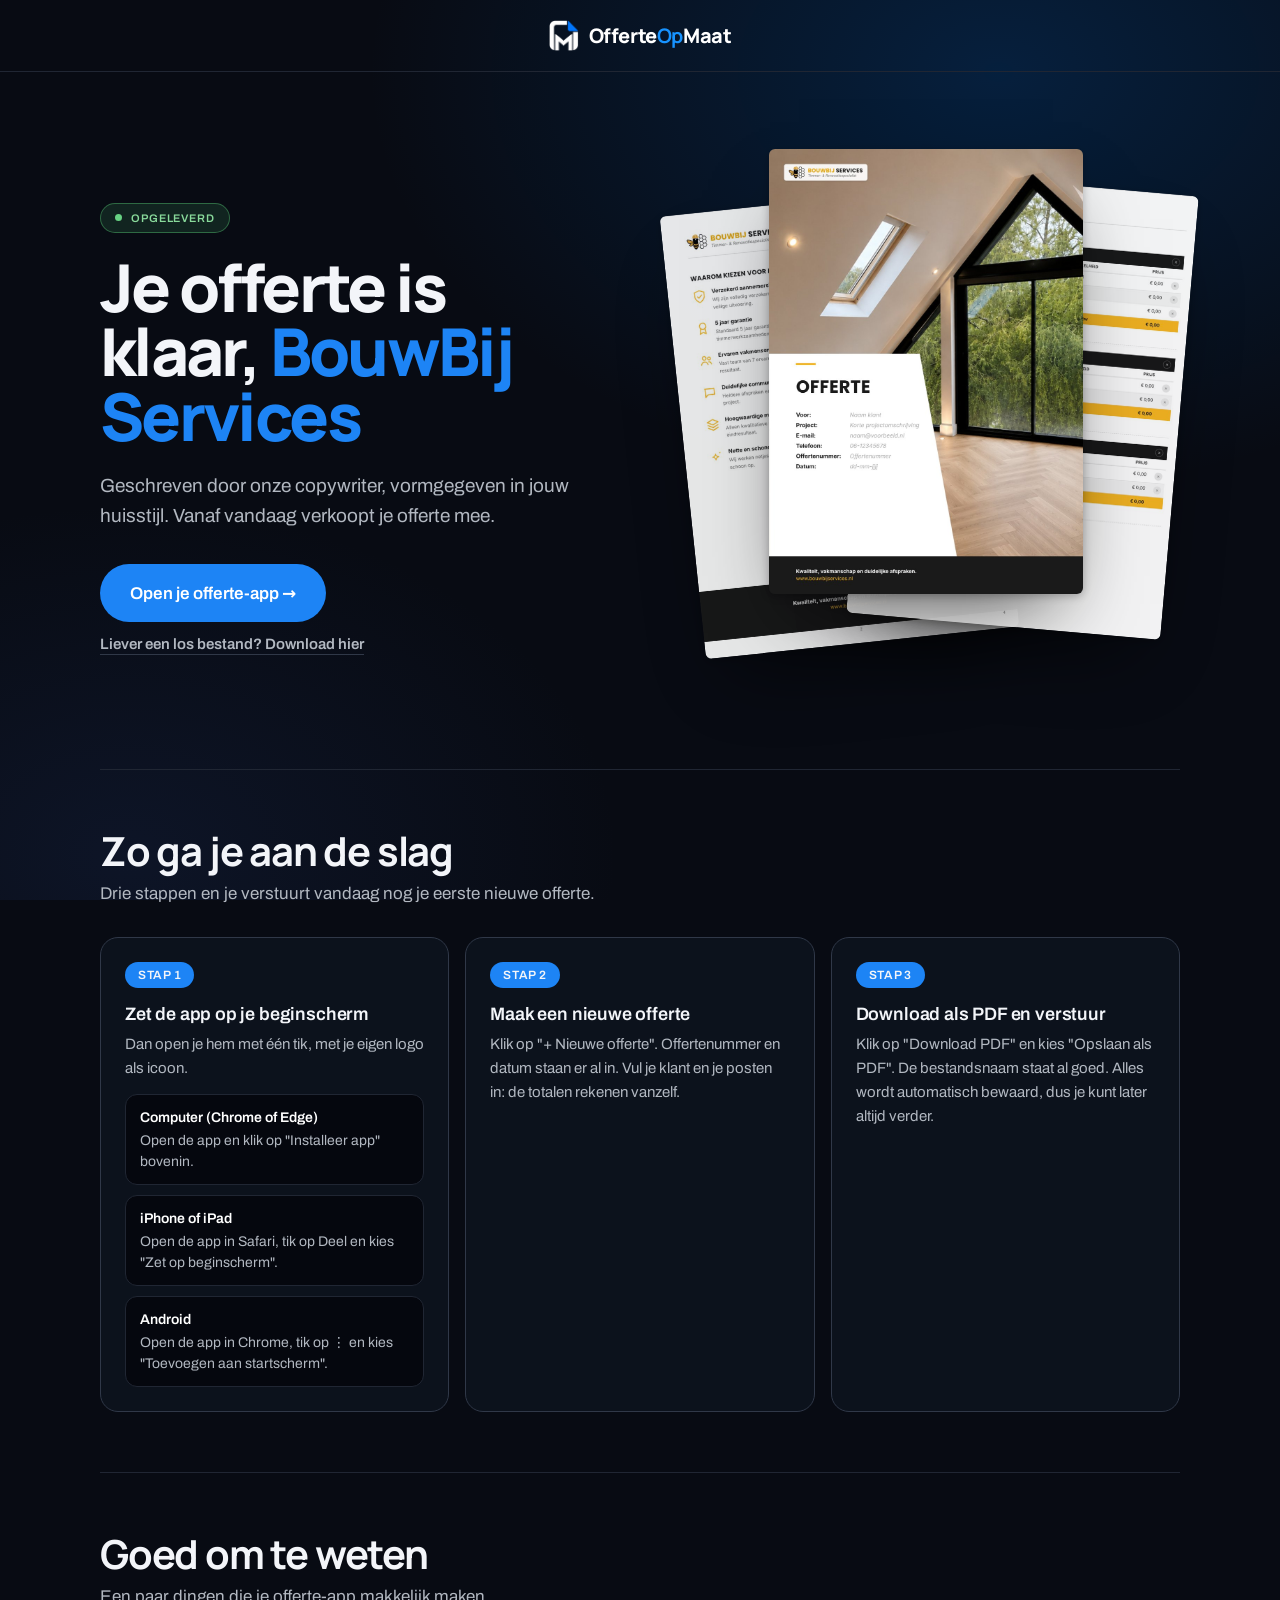
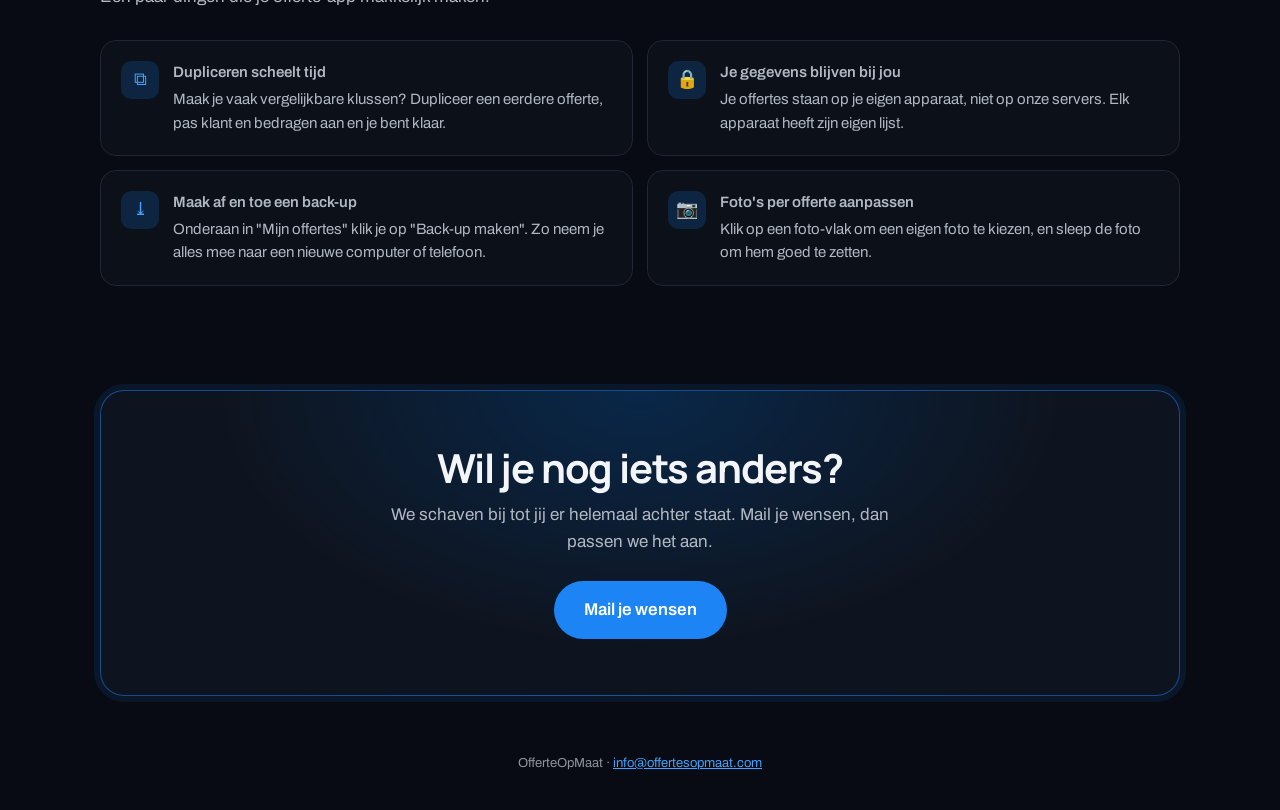
<file: app/bouwbij-services-k7x2/klaar.html>
<!DOCTYPE html>
<html lang="nl">
<head>
<meta charset="utf-8">
<meta name="viewport" content="width=device-width, initial-scale=1">
<title>Je offerte is klaar | BouwBij Services</title>
<meta name="robots" content="noindex, nofollow">
<link rel="icon" href="../../favicon.ico" sizes="any">
<style>
@font-face {
  font-family: 'Archivo';
  font-style: normal;
  font-weight: 400;
  font-stretch: 100%;
  font-display: swap;
  src: url("../../assets/8beac17a.woff2") format('woff2');
  unicode-range: U+0102-0103, U+0110-0111, U+0128-0129, U+0168-0169, U+01A0-01A1, U+01AF-01B0, U+0300-0301, U+0303-0304, U+0308-0309, U+0323, U+0329, U+1EA0-1EF9, U+20AB;
}
@font-face {
  font-family: 'Archivo';
  font-style: normal;
  font-weight: 400;
  font-stretch: 100%;
  font-display: swap;
  src: url("../../assets/b24b29f1.woff2") format('woff2');
  unicode-range: U+0100-02BA, U+02BD-02C5, U+02C7-02CC, U+02CE-02D7, U+02DD-02FF, U+0304, U+0308, U+0329, U+1D00-1DBF, U+1E00-1E9F, U+1EF2-1EFF, U+2020, U+20A0-20AB, U+20AD-20C0, U+2113, U+2C60-2C7F, U+A720-A7FF;
}
@font-face {
  font-family: 'Archivo';
  font-style: normal;
  font-weight: 400;
  font-stretch: 100%;
  font-display: swap;
  src: url("../../assets/7922d4a5.woff2") format('woff2');
  unicode-range: U+0000-00FF, U+0131, U+0152-0153, U+02BB-02BC, U+02C6, U+02DA, U+02DC, U+0304, U+0308, U+0329, U+2000-206F, U+20AC, U+2122, U+2191, U+2193, U+2212, U+2215, U+FEFF, U+FFFD;
}
@font-face {
  font-family: 'Archivo';
  font-style: normal;
  font-weight: 500;
  font-stretch: 100%;
  font-display: swap;
  src: url("../../assets/8beac17a.woff2") format('woff2');
  unicode-range: U+0102-0103, U+0110-0111, U+0128-0129, U+0168-0169, U+01A0-01A1, U+01AF-01B0, U+0300-0301, U+0303-0304, U+0308-0309, U+0323, U+0329, U+1EA0-1EF9, U+20AB;
}
@font-face {
  font-family: 'Archivo';
  font-style: normal;
  font-weight: 500;
  font-stretch: 100%;
  font-display: swap;
  src: url("../../assets/b24b29f1.woff2") format('woff2');
  unicode-range: U+0100-02BA, U+02BD-02C5, U+02C7-02CC, U+02CE-02D7, U+02DD-02FF, U+0304, U+0308, U+0329, U+1D00-1DBF, U+1E00-1E9F, U+1EF2-1EFF, U+2020, U+20A0-20AB, U+20AD-20C0, U+2113, U+2C60-2C7F, U+A720-A7FF;
}
@font-face {
  font-family: 'Archivo';
  font-style: normal;
  font-weight: 500;
  font-stretch: 100%;
  font-display: swap;
  src: url("../../assets/7922d4a5.woff2") format('woff2');
  unicode-range: U+0000-00FF, U+0131, U+0152-0153, U+02BB-02BC, U+02C6, U+02DA, U+02DC, U+0304, U+0308, U+0329, U+2000-206F, U+20AC, U+2122, U+2191, U+2193, U+2212, U+2215, U+FEFF, U+FFFD;
}
@font-face {
  font-family: 'Archivo';
  font-style: normal;
  font-weight: 600;
  font-stretch: 100%;
  font-display: swap;
  src: url("../../assets/8beac17a.woff2") format('woff2');
  unicode-range: U+0102-0103, U+0110-0111, U+0128-0129, U+0168-0169, U+01A0-01A1, U+01AF-01B0, U+0300-0301, U+0303-0304, U+0308-0309, U+0323, U+0329, U+1EA0-1EF9, U+20AB;
}
@font-face {
  font-family: 'Archivo';
  font-style: normal;
  font-weight: 600;
  font-stretch: 100%;
  font-display: swap;
  src: url("../../assets/b24b29f1.woff2") format('woff2');
  unicode-range: U+0100-02BA, U+02BD-02C5, U+02C7-02CC, U+02CE-02D7, U+02DD-02FF, U+0304, U+0308, U+0329, U+1D00-1DBF, U+1E00-1E9F, U+1EF2-1EFF, U+2020, U+20A0-20AB, U+20AD-20C0, U+2113, U+2C60-2C7F, U+A720-A7FF;
}
@font-face {
  font-family: 'Archivo';
  font-style: normal;
  font-weight: 600;
  font-stretch: 100%;
  font-display: swap;
  src: url("../../assets/7922d4a5.woff2") format('woff2');
  unicode-range: U+0000-00FF, U+0131, U+0152-0153, U+02BB-02BC, U+02C6, U+02DA, U+02DC, U+0304, U+0308, U+0329, U+2000-206F, U+20AC, U+2122, U+2191, U+2193, U+2212, U+2215, U+FEFF, U+FFFD;
}
@font-face {
  font-family: 'Manrope';
  font-style: normal;
  font-weight: 500;
  font-display: swap;
  src: url("../../assets/2f24a6b5.woff2") format('woff2');
  unicode-range: U+0460-052F, U+1C80-1C8A, U+20B4, U+2DE0-2DFF, U+A640-A69F, U+FE2E-FE2F;
}
@font-face {
  font-family: 'Manrope';
  font-style: normal;
  font-weight: 500;
  font-display: swap;
  src: url("../../assets/1d61cfd5.woff2") format('woff2');
  unicode-range: U+0301, U+0400-045F, U+0490-0491, U+04B0-04B1, U+2116;
}
@font-face {
  font-family: 'Manrope';
  font-style: normal;
  font-weight: 500;
  font-display: swap;
  src: url("../../assets/e65968e5.woff2") format('woff2');
  unicode-range: U+0370-0377, U+037A-037F, U+0384-038A, U+038C, U+038E-03A1, U+03A3-03FF;
}
@font-face {
  font-family: 'Manrope';
  font-style: normal;
  font-weight: 500;
  font-display: swap;
  src: url("../../assets/fa32466c.woff2") format('woff2');
  unicode-range: U+0102-0103, U+0110-0111, U+0128-0129, U+0168-0169, U+01A0-01A1, U+01AF-01B0, U+0300-0301, U+0303-0304, U+0308-0309, U+0323, U+0329, U+1EA0-1EF9, U+20AB;
}
@font-face {
  font-family: 'Manrope';
  font-style: normal;
  font-weight: 500;
  font-display: swap;
  src: url("../../assets/396d1565.woff2") format('woff2');
  unicode-range: U+0100-02BA, U+02BD-02C5, U+02C7-02CC, U+02CE-02D7, U+02DD-02FF, U+0304, U+0308, U+0329, U+1D00-1DBF, U+1E00-1E9F, U+1EF2-1EFF, U+2020, U+20A0-20AB, U+20AD-20C0, U+2113, U+2C60-2C7F, U+A720-A7FF;
}
@font-face {
  font-family: 'Manrope';
  font-style: normal;
  font-weight: 500;
  font-display: swap;
  src: url("../../assets/c24441c0.woff2") format('woff2');
  unicode-range: U+0000-00FF, U+0131, U+0152-0153, U+02BB-02BC, U+02C6, U+02DA, U+02DC, U+0304, U+0308, U+0329, U+2000-206F, U+20AC, U+2122, U+2191, U+2193, U+2212, U+2215, U+FEFF, U+FFFD;
}
@font-face {
  font-family: 'Manrope';
  font-style: normal;
  font-weight: 600;
  font-display: swap;
  src: url("../../assets/2f24a6b5.woff2") format('woff2');
  unicode-range: U+0460-052F, U+1C80-1C8A, U+20B4, U+2DE0-2DFF, U+A640-A69F, U+FE2E-FE2F;
}
@font-face {
  font-family: 'Manrope';
  font-style: normal;
  font-weight: 600;
  font-display: swap;
  src: url("../../assets/1d61cfd5.woff2") format('woff2');
  unicode-range: U+0301, U+0400-045F, U+0490-0491, U+04B0-04B1, U+2116;
}
@font-face {
  font-family: 'Manrope';
  font-style: normal;
  font-weight: 600;
  font-display: swap;
  src: url("../../assets/e65968e5.woff2") format('woff2');
  unicode-range: U+0370-0377, U+037A-037F, U+0384-038A, U+038C, U+038E-03A1, U+03A3-03FF;
}
@font-face {
  font-family: 'Manrope';
  font-style: normal;
  font-weight: 600;
  font-display: swap;
  src: url("../../assets/fa32466c.woff2") format('woff2');
  unicode-range: U+0102-0103, U+0110-0111, U+0128-0129, U+0168-0169, U+01A0-01A1, U+01AF-01B0, U+0300-0301, U+0303-0304, U+0308-0309, U+0323, U+0329, U+1EA0-1EF9, U+20AB;
}
@font-face {
  font-family: 'Manrope';
  font-style: normal;
  font-weight: 600;
  font-display: swap;
  src: url("../../assets/396d1565.woff2") format('woff2');
  unicode-range: U+0100-02BA, U+02BD-02C5, U+02C7-02CC, U+02CE-02D7, U+02DD-02FF, U+0304, U+0308, U+0329, U+1D00-1DBF, U+1E00-1E9F, U+1EF2-1EFF, U+2020, U+20A0-20AB, U+20AD-20C0, U+2113, U+2C60-2C7F, U+A720-A7FF;
}
@font-face {
  font-family: 'Manrope';
  font-style: normal;
  font-weight: 600;
  font-display: swap;
  src: url("../../assets/c24441c0.woff2") format('woff2');
  unicode-range: U+0000-00FF, U+0131, U+0152-0153, U+02BB-02BC, U+02C6, U+02DA, U+02DC, U+0304, U+0308, U+0329, U+2000-206F, U+20AC, U+2122, U+2191, U+2193, U+2212, U+2215, U+FEFF, U+FFFD;
}
@font-face {
  font-family: 'Manrope';
  font-style: normal;
  font-weight: 700;
  font-display: swap;
  src: url("../../assets/2f24a6b5.woff2") format('woff2');
  unicode-range: U+0460-052F, U+1C80-1C8A, U+20B4, U+2DE0-2DFF, U+A640-A69F, U+FE2E-FE2F;
}
@font-face {
  font-family: 'Manrope';
  font-style: normal;
  font-weight: 700;
  font-display: swap;
  src: url("../../assets/1d61cfd5.woff2") format('woff2');
  unicode-range: U+0301, U+0400-045F, U+0490-0491, U+04B0-04B1, U+2116;
}
@font-face {
  font-family: 'Manrope';
  font-style: normal;
  font-weight: 700;
  font-display: swap;
  src: url("../../assets/e65968e5.woff2") format('woff2');
  unicode-range: U+0370-0377, U+037A-037F, U+0384-038A, U+038C, U+038E-03A1, U+03A3-03FF;
}
@font-face {
  font-family: 'Manrope';
  font-style: normal;
  font-weight: 700;
  font-display: swap;
  src: url("../../assets/fa32466c.woff2") format('woff2');
  unicode-range: U+0102-0103, U+0110-0111, U+0128-0129, U+0168-0169, U+01A0-01A1, U+01AF-01B0, U+0300-0301, U+0303-0304, U+0308-0309, U+0323, U+0329, U+1EA0-1EF9, U+20AB;
}
@font-face {
  font-family: 'Manrope';
  font-style: normal;
  font-weight: 700;
  font-display: swap;
  src: url("../../assets/396d1565.woff2") format('woff2');
  unicode-range: U+0100-02BA, U+02BD-02C5, U+02C7-02CC, U+02CE-02D7, U+02DD-02FF, U+0304, U+0308, U+0329, U+1D00-1DBF, U+1E00-1E9F, U+1EF2-1EFF, U+2020, U+20A0-20AB, U+20AD-20C0, U+2113, U+2C60-2C7F, U+A720-A7FF;
}
@font-face {
  font-family: 'Manrope';
  font-style: normal;
  font-weight: 700;
  font-display: swap;
  src: url("../../assets/c24441c0.woff2") format('woff2');
  unicode-range: U+0000-00FF, U+0131, U+0152-0153, U+02BB-02BC, U+02C6, U+02DA, U+02DC, U+0304, U+0308, U+0329, U+2000-206F, U+20AC, U+2122, U+2191, U+2193, U+2212, U+2215, U+FEFF, U+FFFD;
}
@font-face {
  font-family: 'Manrope';
  font-style: normal;
  font-weight: 800;
  font-display: swap;
  src: url("../../assets/2f24a6b5.woff2") format('woff2');
  unicode-range: U+0460-052F, U+1C80-1C8A, U+20B4, U+2DE0-2DFF, U+A640-A69F, U+FE2E-FE2F;
}
@font-face {
  font-family: 'Manrope';
  font-style: normal;
  font-weight: 800;
  font-display: swap;
  src: url("../../assets/1d61cfd5.woff2") format('woff2');
  unicode-range: U+0301, U+0400-045F, U+0490-0491, U+04B0-04B1, U+2116;
}
@font-face {
  font-family: 'Manrope';
  font-style: normal;
  font-weight: 800;
  font-display: swap;
  src: url("../../assets/e65968e5.woff2") format('woff2');
  unicode-range: U+0370-0377, U+037A-037F, U+0384-038A, U+038C, U+038E-03A1, U+03A3-03FF;
}
@font-face {
  font-family: 'Manrope';
  font-style: normal;
  font-weight: 800;
  font-display: swap;
  src: url("../../assets/fa32466c.woff2") format('woff2');
  unicode-range: U+0102-0103, U+0110-0111, U+0128-0129, U+0168-0169, U+01A0-01A1, U+01AF-01B0, U+0300-0301, U+0303-0304, U+0308-0309, U+0323, U+0329, U+1EA0-1EF9, U+20AB;
}
@font-face {
  font-family: 'Manrope';
  font-style: normal;
  font-weight: 800;
  font-display: swap;
  src: url("../../assets/396d1565.woff2") format('woff2');
  unicode-range: U+0100-02BA, U+02BD-02C5, U+02C7-02CC, U+02CE-02D7, U+02DD-02FF, U+0304, U+0308, U+0329, U+1D00-1DBF, U+1E00-1E9F, U+1EF2-1EFF, U+2020, U+20A0-20AB, U+20AD-20C0, U+2113, U+2C60-2C7F, U+A720-A7FF;
}
@font-face {
  font-family: 'Manrope';
  font-style: normal;
  font-weight: 800;
  font-display: swap;
  src: url("../../assets/c24441c0.woff2") format('woff2');
  unicode-range: U+0000-00FF, U+0131, U+0152-0153, U+02BB-02BC, U+02C6, U+02DA, U+02DC, U+0304, U+0308, U+0329, U+2000-206F, U+20AC, U+2122, U+2191, U+2193, U+2212, U+2215, U+FEFF, U+FFFD;
}
  :root { --bg: oklch(0.15 0.018 265); --bg2: oklch(0.195 0.022 265); --bg3: oklch(0.13 0.016 265); --line: oklch(0.27 0.025 265); --line2: oklch(0.34 0.03 265); --ac: oklch(0.62 0.19 255); --ac2: oklch(0.70 0.16 250); --mut: oklch(0.78 0.015 260); --mut2: oklch(0.66 0.015 260); }
  * { box-sizing: border-box; }
  body::before { content: ""; position: fixed; inset: 0; z-index: -1; background: radial-gradient(900px 600px at 78% 8%, oklch(0.42 0.14 255 / 0.32), transparent 70%), radial-gradient(700px 500px at 10% 95%, oklch(0.35 0.10 265 / 0.22), transparent 70%), var(--bg); }
  body { margin: 0; background: var(--bg); color: oklch(0.97 0.005 260); font-family: Archivo, system-ui, sans-serif; -webkit-font-smoothing: antialiased; }
  a { color: var(--ac2); }
  header { display: flex; justify-content: center; padding: 20px; border-bottom: 1px solid var(--line); }
  .logo { display: inline-flex; align-items: center; gap: 10px; color: #fff; text-decoration: none; font-family: Manrope, sans-serif; font-weight: 800; font-size: 20px; letter-spacing: -0.02em; }
  .logo img { width: 30px; display: block; }
  .logo b { color: oklch(0.66 0.19 252); }
  .wrap { max-width: 1120px; margin: 0 auto; padding: 0 20px; }
  .hero { display: grid; grid-template-columns: minmax(0, 1fr) minmax(0, 1fr); gap: clamp(32px, 5vw, 64px); align-items: center; padding: clamp(40px, 6vw, 80px) 0 clamp(36px, 5vw, 60px); }
  @media (max-width: 860px) { .hero { grid-template-columns: 1fr; } .stack { order: -1; } }
  .kicker { display: inline-flex; align-items: center; gap: 9px; margin: 0 0 22px; padding: 8px 14px; border-radius: 999px; background: oklch(0.72 0.15 150 / 0.14); border: 1px solid oklch(0.72 0.15 150 / 0.45); color: oklch(0.82 0.12 150); font-weight: 600; font-size: 11px; letter-spacing: 0.08em; text-transform: uppercase; }
  .kicker::before { content: ""; width: 7px; height: 7px; border-radius: 50%; background: oklch(0.78 0.15 150); }
  h1 { margin: 0; font-family: Manrope, sans-serif; font-weight: 800; font-size: clamp(38px, 5.4vw, 66px); line-height: 0.98; letter-spacing: -0.04em; text-wrap: balance; }
  h1 span { color: var(--ac); }
  .lead { margin: 22px 0 0; max-width: 46ch; font-size: clamp(17px, 1.5vw, 19px); line-height: 1.6; color: var(--mut); }
  .ctas { display: flex; flex-wrap: wrap; align-items: center; gap: 14px 20px; margin-top: 32px; }
  .btn { display: inline-flex; align-items: center; justify-content: center; gap: 10px; min-height: 58px; padding: 0 30px; border-radius: 999px; background: var(--ac); color: #fff; font-weight: 700; font-size: 17px; text-decoration: none; transition: background .2s; }
  .btn:hover { background: var(--ac2); color: #fff; }
  .link { color: var(--mut); font-weight: 600; font-size: 15px; text-decoration: none; border-bottom: 1px solid var(--line2); padding-bottom: 2px; }
  .link:hover { color: #fff; border-color: var(--ac); }
  .stack { position: relative; height: clamp(360px, 46vw, 560px); }
  .stack img { position: absolute; width: 62%; aspect-ratio: 210 / 297; object-fit: cover; border-radius: 6px; box-shadow: 0 40px 80px -30px rgba(0,0,0,.7), 0 2px 8px rgba(0,0,0,.25); }
  .stack .a { left: 2%; top: 9%; transform: rotate(-6deg); opacity: .9; }
  .stack .b { right: 0; top: 6%; transform: rotate(5deg); opacity: .95; }
  .stack .c { left: 19%; top: 0; z-index: 2; }
  section.blk { padding: clamp(36px, 5vw, 60px) 0; border-top: 1px solid var(--line); }
  h2 { margin: 0 0 8px; font-family: Manrope, sans-serif; font-weight: 700; font-size: clamp(26px, 3.4vw, 40px); letter-spacing: -0.03em; line-height: 1.05; }
  .sub { margin: 0 0 30px; color: var(--mut); font-size: 17px; line-height: 1.6; max-width: 60ch; }
  .steps { display: grid; grid-template-columns: repeat(3, minmax(0, 1fr)); gap: 16px; }
  @media (max-width: 860px) { .steps { grid-template-columns: 1fr; } }
  .step { padding: 24px; border-radius: 18px; background: oklch(0.19 0.024 265 / 0.85); border: 1px solid var(--line2); }
  .step .n { display: inline-flex; align-items: center; padding: 6px 13px; border-radius: 999px; background: var(--ac); font-size: 12px; font-weight: 600; letter-spacing: .06em; text-transform: uppercase; }
  .step h3 { margin: 16px 0 8px; font-size: 18px; font-weight: 600; letter-spacing: -0.01em; }
  .step p { margin: 0; color: var(--mut); font-size: 15px; line-height: 1.6; }
  .devices { display: grid; gap: 10px; margin-top: 14px; }
  .dev { padding: 12px 14px; border-radius: 12px; background: var(--bg3); border: 1px solid var(--line); font-size: 14px; line-height: 1.5; color: var(--mut); }
  .dev b { display: block; color: #fff; font-weight: 600; margin-bottom: 2px; }
  .tips { display: grid; grid-template-columns: repeat(2, minmax(0, 1fr)); gap: 14px; }
  @media (max-width: 700px) { .tips { grid-template-columns: 1fr; } }
  .tip { display: flex; gap: 14px; padding: 20px; border-radius: 16px; background: oklch(0.19 0.024 265 / 0.6); border: 1px solid var(--line); }
  .tip .ic { flex: none; display: grid; place-items: center; width: 38px; height: 38px; border-radius: 10px; background: oklch(0.62 0.19 255 / 0.18); color: var(--ac2); font-size: 18px; }
  .tip b { display: block; margin-bottom: 4px; font-weight: 600; }
  .tip span { color: var(--mut); font-size: 15px; line-height: 1.55; }
  .end { margin: clamp(24px, 4vw, 44px) 0 60px; padding: clamp(34px, 5vw, 56px) clamp(22px, 4vw, 52px); border-radius: 24px; text-align: center; border: 1px solid oklch(0.62 0.19 255 / 0.5); background: radial-gradient(600px 360px at 50% 0%, oklch(0.42 0.14 255 / 0.35), transparent 70%), oklch(0.19 0.024 265); box-shadow: 0 0 0 6px oklch(0.62 0.19 255 / 0.1); }
  .end p { color: var(--mut); font-size: 17px; line-height: 1.6; max-width: 52ch; margin: 12px auto 26px; }
  footer { text-align: center; padding: 0 20px 40px; font-size: 13px; color: var(--mut2); }
</style>
</head>
<body>
<header><a class="logo" href="https://offertesopmaat.com"><img src="../../assets/90fb7dbf.png" alt=""><span>Offerte<b>Op</b>Maat</span></a></header>

<main class="wrap">
  <section class="hero">
    <div>
      <p class="kicker">Opgeleverd</p>
      <h1>Je offerte is klaar, <span>BouwBij Services</span></h1>
      <p class="lead">Geschreven door onze copywriter, vormgegeven in jouw huisstijl. Vanaf vandaag verkoopt je offerte mee.</p>
      <div class="ctas">
        <a class="btn" href="./">Open je offerte-app →</a>
        <a class="link" href="offerte-bestand.html" download="Offerte - BouwBij Services.html">Liever een los bestand? Download hier</a>
      </div>
    </div>
    <div class="stack" aria-hidden="true">
      <img class="a" src="img/preview-2.jpg" alt="">
      <img class="b" src="img/preview-3.jpg" alt="">
      <img class="c" src="img/preview-1.jpg" alt="">
    </div>
  </section>

  <section class="blk">
    <h2>Zo ga je aan de slag</h2>
    <p class="sub">Drie stappen en je verstuurt vandaag nog je eerste nieuwe offerte.</p>
    <div class="steps">
      <div class="step"><span class="n">Stap 1</span><h3>Zet de app op je beginscherm</h3><p>Dan open je hem met één tik, met je eigen logo als icoon.</p>
        <div class="devices">
          <div class="dev"><b>Computer (Chrome of Edge)</b>Open de app en klik op "Installeer app" bovenin.</div>
          <div class="dev"><b>iPhone of iPad</b>Open de app in Safari, tik op Deel en kies "Zet op beginscherm".</div>
          <div class="dev"><b>Android</b>Open de app in Chrome, tik op ⋮ en kies "Toevoegen aan startscherm".</div>
        </div>
      </div>
      <div class="step"><span class="n">Stap 2</span><h3>Maak een nieuwe offerte</h3><p>Klik op "+ Nieuwe offerte". Offertenummer en datum staan er al in. Vul je klant en je posten in: de totalen rekenen vanzelf.</p></div>
      <div class="step"><span class="n">Stap 3</span><h3>Download als PDF en verstuur</h3><p>Klik op "Download PDF" en kies "Opslaan als PDF". De bestandsnaam staat al goed. Alles wordt automatisch bewaard, dus je kunt later altijd verder.</p></div>
    </div>
  </section>

  <section class="blk">
    <h2>Goed om te weten</h2>
    <p class="sub">Een paar dingen die je offerte-app makkelijk maken.</p>
    <div class="tips">
      <div class="tip"><span class="ic">⧉</span><span><b>Dupliceren scheelt tijd</b>Maak je vaak vergelijkbare klussen? Dupliceer een eerdere offerte, pas klant en bedragen aan en je bent klaar.</span></div>
      <div class="tip"><span class="ic">🔒</span><span><b>Je gegevens blijven bij jou</b>Je offertes staan op je eigen apparaat, niet op onze servers. Elk apparaat heeft zijn eigen lijst.</span></div>
      <div class="tip"><span class="ic">⤓</span><span><b>Maak af en toe een back-up</b>Onderaan in "Mijn offertes" klik je op "Back-up maken". Zo neem je alles mee naar een nieuwe computer of telefoon.</span></div>
      <div class="tip"><span class="ic">📷</span><span><b>Foto's per offerte aanpassen</b>Klik op een foto-vlak om een eigen foto te kiezen, en sleep de foto om hem goed te zetten.</span></div>
    </div>
  </section>

  <div class="end">
    <h2>Wil je nog iets anders?</h2>
    <p>We schaven bij tot jij er helemaal achter staat. Mail je wensen, dan passen we het aan.</p>
    <a class="btn" href="mailto:info@offertesopmaat.com?subject=Aanpassing offerte BouwBij Services">Mail je wensen</a>
  </div>
</main>
<footer>OfferteOpMaat · <a href="mailto:info@offertesopmaat.com">info@offertesopmaat.com</a></footer>
</body>
</html>
</file>
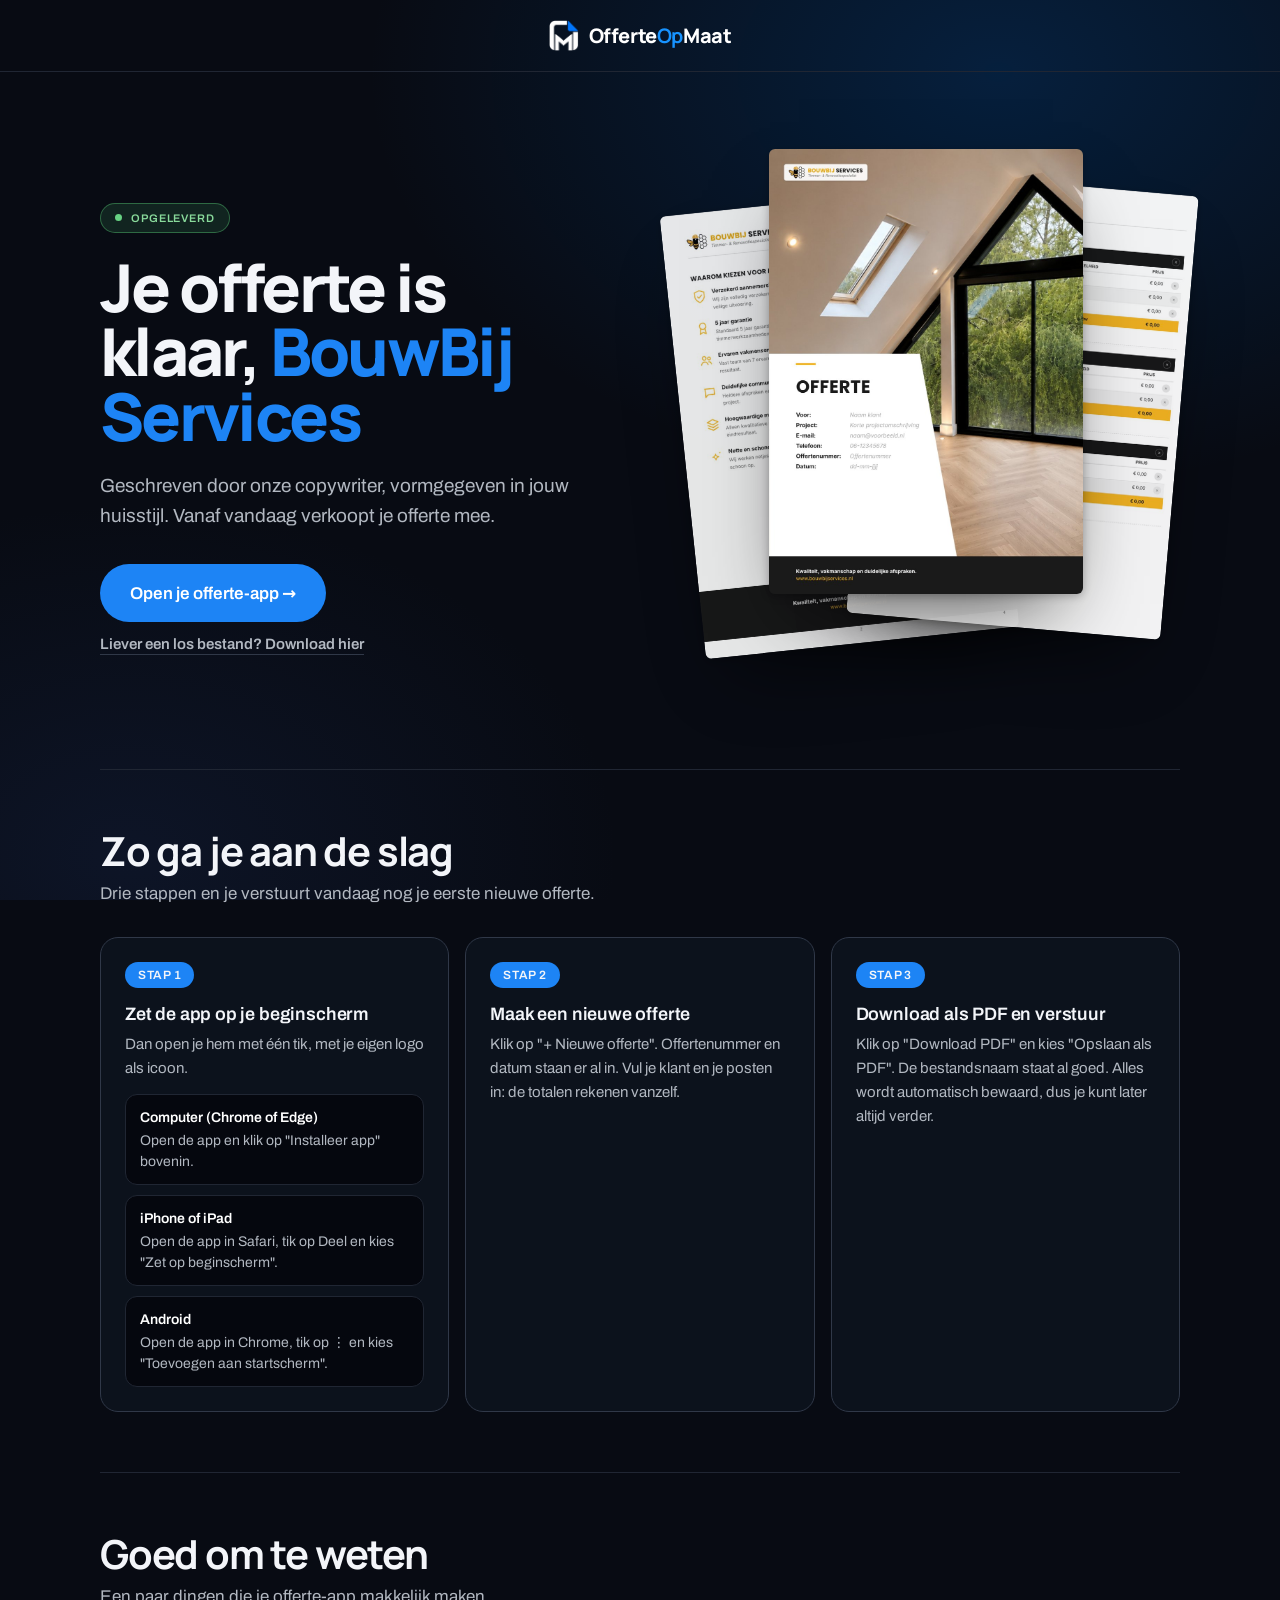
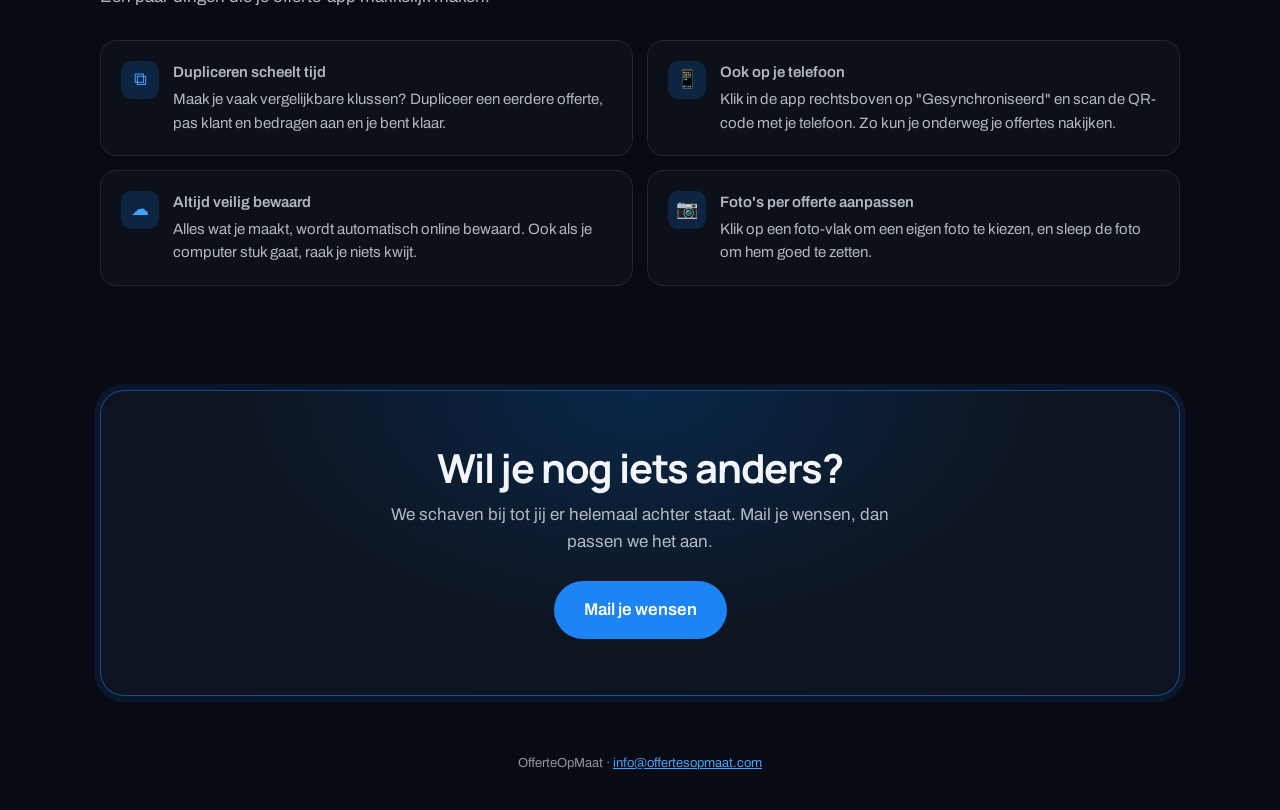
<file: app/bouwbij-services-x9p4/klaar.html>
<!DOCTYPE html>
<html lang="nl">
<head>
<meta charset="utf-8">
<meta name="viewport" content="width=device-width, initial-scale=1">
<title>Je offerte is klaar | BouwBij Services</title>
<meta name="robots" content="noindex, nofollow">
<link rel="icon" href="../../favicon.ico" sizes="any">
<style>
@font-face {
  font-family: 'Archivo';
  font-style: normal;
  font-weight: 400;
  font-stretch: 100%;
  font-display: swap;
  src: url("../../assets/8beac17a.woff2") format('woff2');
  unicode-range: U+0102-0103, U+0110-0111, U+0128-0129, U+0168-0169, U+01A0-01A1, U+01AF-01B0, U+0300-0301, U+0303-0304, U+0308-0309, U+0323, U+0329, U+1EA0-1EF9, U+20AB;
}
@font-face {
  font-family: 'Archivo';
  font-style: normal;
  font-weight: 400;
  font-stretch: 100%;
  font-display: swap;
  src: url("../../assets/b24b29f1.woff2") format('woff2');
  unicode-range: U+0100-02BA, U+02BD-02C5, U+02C7-02CC, U+02CE-02D7, U+02DD-02FF, U+0304, U+0308, U+0329, U+1D00-1DBF, U+1E00-1E9F, U+1EF2-1EFF, U+2020, U+20A0-20AB, U+20AD-20C0, U+2113, U+2C60-2C7F, U+A720-A7FF;
}
@font-face {
  font-family: 'Archivo';
  font-style: normal;
  font-weight: 400;
  font-stretch: 100%;
  font-display: swap;
  src: url("../../assets/7922d4a5.woff2") format('woff2');
  unicode-range: U+0000-00FF, U+0131, U+0152-0153, U+02BB-02BC, U+02C6, U+02DA, U+02DC, U+0304, U+0308, U+0329, U+2000-206F, U+20AC, U+2122, U+2191, U+2193, U+2212, U+2215, U+FEFF, U+FFFD;
}
@font-face {
  font-family: 'Archivo';
  font-style: normal;
  font-weight: 500;
  font-stretch: 100%;
  font-display: swap;
  src: url("../../assets/8beac17a.woff2") format('woff2');
  unicode-range: U+0102-0103, U+0110-0111, U+0128-0129, U+0168-0169, U+01A0-01A1, U+01AF-01B0, U+0300-0301, U+0303-0304, U+0308-0309, U+0323, U+0329, U+1EA0-1EF9, U+20AB;
}
@font-face {
  font-family: 'Archivo';
  font-style: normal;
  font-weight: 500;
  font-stretch: 100%;
  font-display: swap;
  src: url("../../assets/b24b29f1.woff2") format('woff2');
  unicode-range: U+0100-02BA, U+02BD-02C5, U+02C7-02CC, U+02CE-02D7, U+02DD-02FF, U+0304, U+0308, U+0329, U+1D00-1DBF, U+1E00-1E9F, U+1EF2-1EFF, U+2020, U+20A0-20AB, U+20AD-20C0, U+2113, U+2C60-2C7F, U+A720-A7FF;
}
@font-face {
  font-family: 'Archivo';
  font-style: normal;
  font-weight: 500;
  font-stretch: 100%;
  font-display: swap;
  src: url("../../assets/7922d4a5.woff2") format('woff2');
  unicode-range: U+0000-00FF, U+0131, U+0152-0153, U+02BB-02BC, U+02C6, U+02DA, U+02DC, U+0304, U+0308, U+0329, U+2000-206F, U+20AC, U+2122, U+2191, U+2193, U+2212, U+2215, U+FEFF, U+FFFD;
}
@font-face {
  font-family: 'Archivo';
  font-style: normal;
  font-weight: 600;
  font-stretch: 100%;
  font-display: swap;
  src: url("../../assets/8beac17a.woff2") format('woff2');
  unicode-range: U+0102-0103, U+0110-0111, U+0128-0129, U+0168-0169, U+01A0-01A1, U+01AF-01B0, U+0300-0301, U+0303-0304, U+0308-0309, U+0323, U+0329, U+1EA0-1EF9, U+20AB;
}
@font-face {
  font-family: 'Archivo';
  font-style: normal;
  font-weight: 600;
  font-stretch: 100%;
  font-display: swap;
  src: url("../../assets/b24b29f1.woff2") format('woff2');
  unicode-range: U+0100-02BA, U+02BD-02C5, U+02C7-02CC, U+02CE-02D7, U+02DD-02FF, U+0304, U+0308, U+0329, U+1D00-1DBF, U+1E00-1E9F, U+1EF2-1EFF, U+2020, U+20A0-20AB, U+20AD-20C0, U+2113, U+2C60-2C7F, U+A720-A7FF;
}
@font-face {
  font-family: 'Archivo';
  font-style: normal;
  font-weight: 600;
  font-stretch: 100%;
  font-display: swap;
  src: url("../../assets/7922d4a5.woff2") format('woff2');
  unicode-range: U+0000-00FF, U+0131, U+0152-0153, U+02BB-02BC, U+02C6, U+02DA, U+02DC, U+0304, U+0308, U+0329, U+2000-206F, U+20AC, U+2122, U+2191, U+2193, U+2212, U+2215, U+FEFF, U+FFFD;
}
@font-face {
  font-family: 'Manrope';
  font-style: normal;
  font-weight: 500;
  font-display: swap;
  src: url("../../assets/2f24a6b5.woff2") format('woff2');
  unicode-range: U+0460-052F, U+1C80-1C8A, U+20B4, U+2DE0-2DFF, U+A640-A69F, U+FE2E-FE2F;
}
@font-face {
  font-family: 'Manrope';
  font-style: normal;
  font-weight: 500;
  font-display: swap;
  src: url("../../assets/1d61cfd5.woff2") format('woff2');
  unicode-range: U+0301, U+0400-045F, U+0490-0491, U+04B0-04B1, U+2116;
}
@font-face {
  font-family: 'Manrope';
  font-style: normal;
  font-weight: 500;
  font-display: swap;
  src: url("../../assets/e65968e5.woff2") format('woff2');
  unicode-range: U+0370-0377, U+037A-037F, U+0384-038A, U+038C, U+038E-03A1, U+03A3-03FF;
}
@font-face {
  font-family: 'Manrope';
  font-style: normal;
  font-weight: 500;
  font-display: swap;
  src: url("../../assets/fa32466c.woff2") format('woff2');
  unicode-range: U+0102-0103, U+0110-0111, U+0128-0129, U+0168-0169, U+01A0-01A1, U+01AF-01B0, U+0300-0301, U+0303-0304, U+0308-0309, U+0323, U+0329, U+1EA0-1EF9, U+20AB;
}
@font-face {
  font-family: 'Manrope';
  font-style: normal;
  font-weight: 500;
  font-display: swap;
  src: url("../../assets/396d1565.woff2") format('woff2');
  unicode-range: U+0100-02BA, U+02BD-02C5, U+02C7-02CC, U+02CE-02D7, U+02DD-02FF, U+0304, U+0308, U+0329, U+1D00-1DBF, U+1E00-1E9F, U+1EF2-1EFF, U+2020, U+20A0-20AB, U+20AD-20C0, U+2113, U+2C60-2C7F, U+A720-A7FF;
}
@font-face {
  font-family: 'Manrope';
  font-style: normal;
  font-weight: 500;
  font-display: swap;
  src: url("../../assets/c24441c0.woff2") format('woff2');
  unicode-range: U+0000-00FF, U+0131, U+0152-0153, U+02BB-02BC, U+02C6, U+02DA, U+02DC, U+0304, U+0308, U+0329, U+2000-206F, U+20AC, U+2122, U+2191, U+2193, U+2212, U+2215, U+FEFF, U+FFFD;
}
@font-face {
  font-family: 'Manrope';
  font-style: normal;
  font-weight: 600;
  font-display: swap;
  src: url("../../assets/2f24a6b5.woff2") format('woff2');
  unicode-range: U+0460-052F, U+1C80-1C8A, U+20B4, U+2DE0-2DFF, U+A640-A69F, U+FE2E-FE2F;
}
@font-face {
  font-family: 'Manrope';
  font-style: normal;
  font-weight: 600;
  font-display: swap;
  src: url("../../assets/1d61cfd5.woff2") format('woff2');
  unicode-range: U+0301, U+0400-045F, U+0490-0491, U+04B0-04B1, U+2116;
}
@font-face {
  font-family: 'Manrope';
  font-style: normal;
  font-weight: 600;
  font-display: swap;
  src: url("../../assets/e65968e5.woff2") format('woff2');
  unicode-range: U+0370-0377, U+037A-037F, U+0384-038A, U+038C, U+038E-03A1, U+03A3-03FF;
}
@font-face {
  font-family: 'Manrope';
  font-style: normal;
  font-weight: 600;
  font-display: swap;
  src: url("../../assets/fa32466c.woff2") format('woff2');
  unicode-range: U+0102-0103, U+0110-0111, U+0128-0129, U+0168-0169, U+01A0-01A1, U+01AF-01B0, U+0300-0301, U+0303-0304, U+0308-0309, U+0323, U+0329, U+1EA0-1EF9, U+20AB;
}
@font-face {
  font-family: 'Manrope';
  font-style: normal;
  font-weight: 600;
  font-display: swap;
  src: url("../../assets/396d1565.woff2") format('woff2');
  unicode-range: U+0100-02BA, U+02BD-02C5, U+02C7-02CC, U+02CE-02D7, U+02DD-02FF, U+0304, U+0308, U+0329, U+1D00-1DBF, U+1E00-1E9F, U+1EF2-1EFF, U+2020, U+20A0-20AB, U+20AD-20C0, U+2113, U+2C60-2C7F, U+A720-A7FF;
}
@font-face {
  font-family: 'Manrope';
  font-style: normal;
  font-weight: 600;
  font-display: swap;
  src: url("../../assets/c24441c0.woff2") format('woff2');
  unicode-range: U+0000-00FF, U+0131, U+0152-0153, U+02BB-02BC, U+02C6, U+02DA, U+02DC, U+0304, U+0308, U+0329, U+2000-206F, U+20AC, U+2122, U+2191, U+2193, U+2212, U+2215, U+FEFF, U+FFFD;
}
@font-face {
  font-family: 'Manrope';
  font-style: normal;
  font-weight: 700;
  font-display: swap;
  src: url("../../assets/2f24a6b5.woff2") format('woff2');
  unicode-range: U+0460-052F, U+1C80-1C8A, U+20B4, U+2DE0-2DFF, U+A640-A69F, U+FE2E-FE2F;
}
@font-face {
  font-family: 'Manrope';
  font-style: normal;
  font-weight: 700;
  font-display: swap;
  src: url("../../assets/1d61cfd5.woff2") format('woff2');
  unicode-range: U+0301, U+0400-045F, U+0490-0491, U+04B0-04B1, U+2116;
}
@font-face {
  font-family: 'Manrope';
  font-style: normal;
  font-weight: 700;
  font-display: swap;
  src: url("../../assets/e65968e5.woff2") format('woff2');
  unicode-range: U+0370-0377, U+037A-037F, U+0384-038A, U+038C, U+038E-03A1, U+03A3-03FF;
}
@font-face {
  font-family: 'Manrope';
  font-style: normal;
  font-weight: 700;
  font-display: swap;
  src: url("../../assets/fa32466c.woff2") format('woff2');
  unicode-range: U+0102-0103, U+0110-0111, U+0128-0129, U+0168-0169, U+01A0-01A1, U+01AF-01B0, U+0300-0301, U+0303-0304, U+0308-0309, U+0323, U+0329, U+1EA0-1EF9, U+20AB;
}
@font-face {
  font-family: 'Manrope';
  font-style: normal;
  font-weight: 700;
  font-display: swap;
  src: url("../../assets/396d1565.woff2") format('woff2');
  unicode-range: U+0100-02BA, U+02BD-02C5, U+02C7-02CC, U+02CE-02D7, U+02DD-02FF, U+0304, U+0308, U+0329, U+1D00-1DBF, U+1E00-1E9F, U+1EF2-1EFF, U+2020, U+20A0-20AB, U+20AD-20C0, U+2113, U+2C60-2C7F, U+A720-A7FF;
}
@font-face {
  font-family: 'Manrope';
  font-style: normal;
  font-weight: 700;
  font-display: swap;
  src: url("../../assets/c24441c0.woff2") format('woff2');
  unicode-range: U+0000-00FF, U+0131, U+0152-0153, U+02BB-02BC, U+02C6, U+02DA, U+02DC, U+0304, U+0308, U+0329, U+2000-206F, U+20AC, U+2122, U+2191, U+2193, U+2212, U+2215, U+FEFF, U+FFFD;
}
@font-face {
  font-family: 'Manrope';
  font-style: normal;
  font-weight: 800;
  font-display: swap;
  src: url("../../assets/2f24a6b5.woff2") format('woff2');
  unicode-range: U+0460-052F, U+1C80-1C8A, U+20B4, U+2DE0-2DFF, U+A640-A69F, U+FE2E-FE2F;
}
@font-face {
  font-family: 'Manrope';
  font-style: normal;
  font-weight: 800;
  font-display: swap;
  src: url("../../assets/1d61cfd5.woff2") format('woff2');
  unicode-range: U+0301, U+0400-045F, U+0490-0491, U+04B0-04B1, U+2116;
}
@font-face {
  font-family: 'Manrope';
  font-style: normal;
  font-weight: 800;
  font-display: swap;
  src: url("../../assets/e65968e5.woff2") format('woff2');
  unicode-range: U+0370-0377, U+037A-037F, U+0384-038A, U+038C, U+038E-03A1, U+03A3-03FF;
}
@font-face {
  font-family: 'Manrope';
  font-style: normal;
  font-weight: 800;
  font-display: swap;
  src: url("../../assets/fa32466c.woff2") format('woff2');
  unicode-range: U+0102-0103, U+0110-0111, U+0128-0129, U+0168-0169, U+01A0-01A1, U+01AF-01B0, U+0300-0301, U+0303-0304, U+0308-0309, U+0323, U+0329, U+1EA0-1EF9, U+20AB;
}
@font-face {
  font-family: 'Manrope';
  font-style: normal;
  font-weight: 800;
  font-display: swap;
  src: url("../../assets/396d1565.woff2") format('woff2');
  unicode-range: U+0100-02BA, U+02BD-02C5, U+02C7-02CC, U+02CE-02D7, U+02DD-02FF, U+0304, U+0308, U+0329, U+1D00-1DBF, U+1E00-1E9F, U+1EF2-1EFF, U+2020, U+20A0-20AB, U+20AD-20C0, U+2113, U+2C60-2C7F, U+A720-A7FF;
}
@font-face {
  font-family: 'Manrope';
  font-style: normal;
  font-weight: 800;
  font-display: swap;
  src: url("../../assets/c24441c0.woff2") format('woff2');
  unicode-range: U+0000-00FF, U+0131, U+0152-0153, U+02BB-02BC, U+02C6, U+02DA, U+02DC, U+0304, U+0308, U+0329, U+2000-206F, U+20AC, U+2122, U+2191, U+2193, U+2212, U+2215, U+FEFF, U+FFFD;
}
  :root { --bg: oklch(0.15 0.018 265); --bg2: oklch(0.195 0.022 265); --bg3: oklch(0.13 0.016 265); --line: oklch(0.27 0.025 265); --line2: oklch(0.34 0.03 265); --ac: oklch(0.62 0.19 255); --ac2: oklch(0.70 0.16 250); --mut: oklch(0.78 0.015 260); --mut2: oklch(0.66 0.015 260); }
  * { box-sizing: border-box; }
  body::before { content: ""; position: fixed; inset: 0; z-index: -1; background: radial-gradient(900px 600px at 78% 8%, oklch(0.42 0.14 255 / 0.32), transparent 70%), radial-gradient(700px 500px at 10% 95%, oklch(0.35 0.10 265 / 0.22), transparent 70%), var(--bg); }
  body { margin: 0; background: var(--bg); color: oklch(0.97 0.005 260); font-family: Archivo, system-ui, sans-serif; -webkit-font-smoothing: antialiased; }
  a { color: var(--ac2); }
  header { display: flex; justify-content: center; padding: 20px; border-bottom: 1px solid var(--line); }
  .logo { display: inline-flex; align-items: center; gap: 10px; color: #fff; text-decoration: none; font-family: Manrope, sans-serif; font-weight: 800; font-size: 20px; letter-spacing: -0.02em; }
  .logo img { width: 30px; display: block; }
  .logo b { color: oklch(0.66 0.19 252); }
  .wrap { max-width: 1120px; margin: 0 auto; padding: 0 20px; }
  .hero { display: grid; grid-template-columns: minmax(0, 1fr) minmax(0, 1fr); gap: clamp(32px, 5vw, 64px); align-items: center; padding: clamp(40px, 6vw, 80px) 0 clamp(36px, 5vw, 60px); }
  @media (max-width: 860px) { .hero { grid-template-columns: 1fr; } .stack { order: -1; } }
  .kicker { display: inline-flex; align-items: center; gap: 9px; margin: 0 0 22px; padding: 8px 14px; border-radius: 999px; background: oklch(0.72 0.15 150 / 0.14); border: 1px solid oklch(0.72 0.15 150 / 0.45); color: oklch(0.82 0.12 150); font-weight: 600; font-size: 11px; letter-spacing: 0.08em; text-transform: uppercase; }
  .kicker::before { content: ""; width: 7px; height: 7px; border-radius: 50%; background: oklch(0.78 0.15 150); }
  h1 { margin: 0; font-family: Manrope, sans-serif; font-weight: 800; font-size: clamp(38px, 5.4vw, 66px); line-height: 0.98; letter-spacing: -0.04em; text-wrap: balance; }
  h1 span { color: var(--ac); }
  .lead { margin: 22px 0 0; max-width: 46ch; font-size: clamp(17px, 1.5vw, 19px); line-height: 1.6; color: var(--mut); }
  .ctas { display: flex; flex-wrap: wrap; align-items: center; gap: 14px 20px; margin-top: 32px; }
  .btn { display: inline-flex; align-items: center; justify-content: center; gap: 10px; min-height: 58px; padding: 0 30px; border-radius: 999px; background: var(--ac); color: #fff; font-weight: 700; font-size: 17px; text-decoration: none; transition: background .2s; }
  .btn:hover { background: var(--ac2); color: #fff; }
  .link { color: var(--mut); font-weight: 600; font-size: 15px; text-decoration: none; border-bottom: 1px solid var(--line2); padding-bottom: 2px; }
  .link:hover { color: #fff; border-color: var(--ac); }
  .stack { position: relative; height: clamp(360px, 46vw, 560px); }
  .stack img { position: absolute; width: 62%; aspect-ratio: 210 / 297; object-fit: cover; border-radius: 6px; box-shadow: 0 40px 80px -30px rgba(0,0,0,.7), 0 2px 8px rgba(0,0,0,.25); }
  .stack .a { left: 2%; top: 9%; transform: rotate(-6deg); opacity: .9; }
  .stack .b { right: 0; top: 6%; transform: rotate(5deg); opacity: .95; }
  .stack .c { left: 19%; top: 0; z-index: 2; }
  section.blk { padding: clamp(36px, 5vw, 60px) 0; border-top: 1px solid var(--line); }
  h2 { margin: 0 0 8px; font-family: Manrope, sans-serif; font-weight: 700; font-size: clamp(26px, 3.4vw, 40px); letter-spacing: -0.03em; line-height: 1.05; }
  .sub { margin: 0 0 30px; color: var(--mut); font-size: 17px; line-height: 1.6; max-width: 60ch; }
  .steps { display: grid; grid-template-columns: repeat(3, minmax(0, 1fr)); gap: 16px; }
  @media (max-width: 860px) { .steps { grid-template-columns: 1fr; } }
  .step { padding: 24px; border-radius: 18px; background: oklch(0.19 0.024 265 / 0.85); border: 1px solid var(--line2); }
  .step .n { display: inline-flex; align-items: center; padding: 6px 13px; border-radius: 999px; background: var(--ac); font-size: 12px; font-weight: 600; letter-spacing: .06em; text-transform: uppercase; }
  .step h3 { margin: 16px 0 8px; font-size: 18px; font-weight: 600; letter-spacing: -0.01em; }
  .step p { margin: 0; color: var(--mut); font-size: 15px; line-height: 1.6; }
  .devices { display: grid; gap: 10px; margin-top: 14px; }
  .dev { padding: 12px 14px; border-radius: 12px; background: var(--bg3); border: 1px solid var(--line); font-size: 14px; line-height: 1.5; color: var(--mut); }
  .dev b { display: block; color: #fff; font-weight: 600; margin-bottom: 2px; }
  .tips { display: grid; grid-template-columns: repeat(2, minmax(0, 1fr)); gap: 14px; }
  @media (max-width: 700px) { .tips { grid-template-columns: 1fr; } }
  .tip { display: flex; gap: 14px; padding: 20px; border-radius: 16px; background: oklch(0.19 0.024 265 / 0.6); border: 1px solid var(--line); }
  .tip .ic { flex: none; display: grid; place-items: center; width: 38px; height: 38px; border-radius: 10px; background: oklch(0.62 0.19 255 / 0.18); color: var(--ac2); font-size: 18px; }
  .tip b { display: block; margin-bottom: 4px; font-weight: 600; }
  .tip span { color: var(--mut); font-size: 15px; line-height: 1.55; }
  .end { margin: clamp(24px, 4vw, 44px) 0 60px; padding: clamp(34px, 5vw, 56px) clamp(22px, 4vw, 52px); border-radius: 24px; text-align: center; border: 1px solid oklch(0.62 0.19 255 / 0.5); background: radial-gradient(600px 360px at 50% 0%, oklch(0.42 0.14 255 / 0.35), transparent 70%), oklch(0.19 0.024 265); box-shadow: 0 0 0 6px oklch(0.62 0.19 255 / 0.1); }
  .end p { color: var(--mut); font-size: 17px; line-height: 1.6; max-width: 52ch; margin: 12px auto 26px; }
  footer { text-align: center; padding: 0 20px 40px; font-size: 13px; color: var(--mut2); }
</style>
</head>
<body>
<header><a class="logo" href="https://offertesopmaat.com"><img src="../../assets/90fb7dbf.png" alt=""><span>Offerte<b>Op</b>Maat</span></a></header>

<main class="wrap">
  <section class="hero">
    <div>
      <p class="kicker">Opgeleverd</p>
      <h1>Je offerte is klaar, <span>BouwBij Services</span></h1>
      <p class="lead">Geschreven door onze copywriter, vormgegeven in jouw huisstijl. Vanaf vandaag verkoopt je offerte mee.</p>
      <div class="ctas">
        <a class="btn" id="appLink" href="./">Open je offerte-app →</a>
        <a class="link" href="offerte-bestand.html" download="Offerte - BouwBij Services.html">Liever een los bestand? Download hier</a>
      </div>
    </div>
    <div class="stack" aria-hidden="true">
      <img class="a" src="img/preview-2.jpg" alt="">
      <img class="b" src="img/preview-3.jpg" alt="">
      <img class="c" src="img/preview-1.jpg" alt="">
    </div>
  </section>

  <section class="blk">
    <h2>Zo ga je aan de slag</h2>
    <p class="sub">Drie stappen en je verstuurt vandaag nog je eerste nieuwe offerte.</p>
    <div class="steps">
      <div class="step"><span class="n">Stap 1</span><h3>Zet de app op je beginscherm</h3><p>Dan open je hem met één tik, met je eigen logo als icoon.</p>
        <div class="devices">
          <div class="dev"><b>Computer (Chrome of Edge)</b>Open de app en klik op "Installeer app" bovenin.</div>
          <div class="dev"><b>iPhone of iPad</b>Open de app in Safari, tik op Deel en kies "Zet op beginscherm".</div>
          <div class="dev"><b>Android</b>Open de app in Chrome, tik op ⋮ en kies "Toevoegen aan startscherm".</div>
        </div>
      </div>
      <div class="step"><span class="n">Stap 2</span><h3>Maak een nieuwe offerte</h3><p>Klik op "+ Nieuwe offerte". Offertenummer en datum staan er al in. Vul je klant en je posten in: de totalen rekenen vanzelf.</p></div>
      <div class="step"><span class="n">Stap 3</span><h3>Download als PDF en verstuur</h3><p>Klik op "Download PDF" en kies "Opslaan als PDF". De bestandsnaam staat al goed. Alles wordt automatisch bewaard, dus je kunt later altijd verder.</p></div>
    </div>
  </section>

  <section class="blk">
    <h2>Goed om te weten</h2>
    <p class="sub">Een paar dingen die je offerte-app makkelijk maken.</p>
    <div class="tips">
      <div class="tip"><span class="ic">⧉</span><span><b>Dupliceren scheelt tijd</b>Maak je vaak vergelijkbare klussen? Dupliceer een eerdere offerte, pas klant en bedragen aan en je bent klaar.</span></div>
      <div class="tip"><span class="ic">📱</span><span><b>Ook op je telefoon</b>Klik in de app rechtsboven op "Gesynchroniseerd" en scan de QR-code met je telefoon. Zo kun je onderweg je offertes nakijken.</span></div>
      <div class="tip"><span class="ic">☁</span><span><b>Altijd veilig bewaard</b>Alles wat je maakt, wordt automatisch online bewaard. Ook als je computer stuk gaat, raak je niets kwijt.</span></div>
      <div class="tip"><span class="ic">📷</span><span><b>Foto's per offerte aanpassen</b>Klik op een foto-vlak om een eigen foto te kiezen, en sleep de foto om hem goed te zetten.</span></div>
    </div>
  </section>

  <div class="end">
    <h2>Wil je nog iets anders?</h2>
    <p>We schaven bij tot jij er helemaal achter staat. Mail je wensen, dan passen we het aan.</p>
    <a class="btn" href="mailto:info@offertesopmaat.com?subject=Aanpassing offerte BouwBij Services">Mail je wensen</a>
  </div>
</main>
<footer>OfferteOpMaat · <a href="mailto:info@offertesopmaat.com">info@offertesopmaat.com</a></footer>
<script>(function(){var m=/^#k=([0-9a-f]{24,})$/i.exec(location.hash);if(m){document.getElementById("appLink").href="./#k="+m[1];}})();</script>
</body>
</html>
</file>
<file: intake/fonts.css>
@font-face {
  font-family: 'Archivo';
  font-style: normal;
  font-weight: 400;
  font-stretch: 100%;
  font-display: swap;
  src: url("../assets/8beac17a.woff2") format('woff2');
  unicode-range: U+0102-0103, U+0110-0111, U+0128-0129, U+0168-0169, U+01A0-01A1, U+01AF-01B0, U+0300-0301, U+0303-0304, U+0308-0309, U+0323, U+0329, U+1EA0-1EF9, U+20AB;
}
@font-face {
  font-family: 'Archivo';
  font-style: normal;
  font-weight: 400;
  font-stretch: 100%;
  font-display: swap;
  src: url("../assets/b24b29f1.woff2") format('woff2');
  unicode-range: U+0100-02BA, U+02BD-02C5, U+02C7-02CC, U+02CE-02D7, U+02DD-02FF, U+0304, U+0308, U+0329, U+1D00-1DBF, U+1E00-1E9F, U+1EF2-1EFF, U+2020, U+20A0-20AB, U+20AD-20C0, U+2113, U+2C60-2C7F, U+A720-A7FF;
}
@font-face {
  font-family: 'Archivo';
  font-style: normal;
  font-weight: 400;
  font-stretch: 100%;
  font-display: swap;
  src: url("../assets/7922d4a5.woff2") format('woff2');
  unicode-range: U+0000-00FF, U+0131, U+0152-0153, U+02BB-02BC, U+02C6, U+02DA, U+02DC, U+0304, U+0308, U+0329, U+2000-206F, U+20AC, U+2122, U+2191, U+2193, U+2212, U+2215, U+FEFF, U+FFFD;
}
@font-face {
  font-family: 'Archivo';
  font-style: normal;
  font-weight: 500;
  font-stretch: 100%;
  font-display: swap;
  src: url("../assets/8beac17a.woff2") format('woff2');
  unicode-range: U+0102-0103, U+0110-0111, U+0128-0129, U+0168-0169, U+01A0-01A1, U+01AF-01B0, U+0300-0301, U+0303-0304, U+0308-0309, U+0323, U+0329, U+1EA0-1EF9, U+20AB;
}
@font-face {
  font-family: 'Archivo';
  font-style: normal;
  font-weight: 500;
  font-stretch: 100%;
  font-display: swap;
  src: url("../assets/b24b29f1.woff2") format('woff2');
  unicode-range: U+0100-02BA, U+02BD-02C5, U+02C7-02CC, U+02CE-02D7, U+02DD-02FF, U+0304, U+0308, U+0329, U+1D00-1DBF, U+1E00-1E9F, U+1EF2-1EFF, U+2020, U+20A0-20AB, U+20AD-20C0, U+2113, U+2C60-2C7F, U+A720-A7FF;
}
@font-face {
  font-family: 'Archivo';
  font-style: normal;
  font-weight: 500;
  font-stretch: 100%;
  font-display: swap;
  src: url("../assets/7922d4a5.woff2") format('woff2');
  unicode-range: U+0000-00FF, U+0131, U+0152-0153, U+02BB-02BC, U+02C6, U+02DA, U+02DC, U+0304, U+0308, U+0329, U+2000-206F, U+20AC, U+2122, U+2191, U+2193, U+2212, U+2215, U+FEFF, U+FFFD;
}
@font-face {
  font-family: 'Archivo';
  font-style: normal;
  font-weight: 600;
  font-stretch: 100%;
  font-display: swap;
  src: url("../assets/8beac17a.woff2") format('woff2');
  unicode-range: U+0102-0103, U+0110-0111, U+0128-0129, U+0168-0169, U+01A0-01A1, U+01AF-01B0, U+0300-0301, U+0303-0304, U+0308-0309, U+0323, U+0329, U+1EA0-1EF9, U+20AB;
}
@font-face {
  font-family: 'Archivo';
  font-style: normal;
  font-weight: 600;
  font-stretch: 100%;
  font-display: swap;
  src: url("../assets/b24b29f1.woff2") format('woff2');
  unicode-range: U+0100-02BA, U+02BD-02C5, U+02C7-02CC, U+02CE-02D7, U+02DD-02FF, U+0304, U+0308, U+0329, U+1D00-1DBF, U+1E00-1E9F, U+1EF2-1EFF, U+2020, U+20A0-20AB, U+20AD-20C0, U+2113, U+2C60-2C7F, U+A720-A7FF;
}
@font-face {
  font-family: 'Archivo';
  font-style: normal;
  font-weight: 600;
  font-stretch: 100%;
  font-display: swap;
  src: url("../assets/7922d4a5.woff2") format('woff2');
  unicode-range: U+0000-00FF, U+0131, U+0152-0153, U+02BB-02BC, U+02C6, U+02DA, U+02DC, U+0304, U+0308, U+0329, U+2000-206F, U+20AC, U+2122, U+2191, U+2193, U+2212, U+2215, U+FEFF, U+FFFD;
}
@font-face {
  font-family: 'Manrope';
  font-style: normal;
  font-weight: 500;
  font-display: swap;
  src: url("../assets/2f24a6b5.woff2") format('woff2');
  unicode-range: U+0460-052F, U+1C80-1C8A, U+20B4, U+2DE0-2DFF, U+A640-A69F, U+FE2E-FE2F;
}
@font-face {
  font-family: 'Manrope';
  font-style: normal;
  font-weight: 500;
  font-display: swap;
  src: url("../assets/1d61cfd5.woff2") format('woff2');
  unicode-range: U+0301, U+0400-045F, U+0490-0491, U+04B0-04B1, U+2116;
}
@font-face {
  font-family: 'Manrope';
  font-style: normal;
  font-weight: 500;
  font-display: swap;
  src: url("../assets/e65968e5.woff2") format('woff2');
  unicode-range: U+0370-0377, U+037A-037F, U+0384-038A, U+038C, U+038E-03A1, U+03A3-03FF;
}
@font-face {
  font-family: 'Manrope';
  font-style: normal;
  font-weight: 500;
  font-display: swap;
  src: url("../assets/fa32466c.woff2") format('woff2');
  unicode-range: U+0102-0103, U+0110-0111, U+0128-0129, U+0168-0169, U+01A0-01A1, U+01AF-01B0, U+0300-0301, U+0303-0304, U+0308-0309, U+0323, U+0329, U+1EA0-1EF9, U+20AB;
}
@font-face {
  font-family: 'Manrope';
  font-style: normal;
  font-weight: 500;
  font-display: swap;
  src: url("../assets/396d1565.woff2") format('woff2');
  unicode-range: U+0100-02BA, U+02BD-02C5, U+02C7-02CC, U+02CE-02D7, U+02DD-02FF, U+0304, U+0308, U+0329, U+1D00-1DBF, U+1E00-1E9F, U+1EF2-1EFF, U+2020, U+20A0-20AB, U+20AD-20C0, U+2113, U+2C60-2C7F, U+A720-A7FF;
}
@font-face {
  font-family: 'Manrope';
  font-style: normal;
  font-weight: 500;
  font-display: swap;
  src: url("../assets/c24441c0.woff2") format('woff2');
  unicode-range: U+0000-00FF, U+0131, U+0152-0153, U+02BB-02BC, U+02C6, U+02DA, U+02DC, U+0304, U+0308, U+0329, U+2000-206F, U+20AC, U+2122, U+2191, U+2193, U+2212, U+2215, U+FEFF, U+FFFD;
}
@font-face {
  font-family: 'Manrope';
  font-style: normal;
  font-weight: 600;
  font-display: swap;
  src: url("../assets/2f24a6b5.woff2") format('woff2');
  unicode-range: U+0460-052F, U+1C80-1C8A, U+20B4, U+2DE0-2DFF, U+A640-A69F, U+FE2E-FE2F;
}
@font-face {
  font-family: 'Manrope';
  font-style: normal;
  font-weight: 600;
  font-display: swap;
  src: url("../assets/1d61cfd5.woff2") format('woff2');
  unicode-range: U+0301, U+0400-045F, U+0490-0491, U+04B0-04B1, U+2116;
}
@font-face {
  font-family: 'Manrope';
  font-style: normal;
  font-weight: 600;
  font-display: swap;
  src: url("../assets/e65968e5.woff2") format('woff2');
  unicode-range: U+0370-0377, U+037A-037F, U+0384-038A, U+038C, U+038E-03A1, U+03A3-03FF;
}
@font-face {
  font-family: 'Manrope';
  font-style: normal;
  font-weight: 600;
  font-display: swap;
  src: url("../assets/fa32466c.woff2") format('woff2');
  unicode-range: U+0102-0103, U+0110-0111, U+0128-0129, U+0168-0169, U+01A0-01A1, U+01AF-01B0, U+0300-0301, U+0303-0304, U+0308-0309, U+0323, U+0329, U+1EA0-1EF9, U+20AB;
}
@font-face {
  font-family: 'Manrope';
  font-style: normal;
  font-weight: 600;
  font-display: swap;
  src: url("../assets/396d1565.woff2") format('woff2');
  unicode-range: U+0100-02BA, U+02BD-02C5, U+02C7-02CC, U+02CE-02D7, U+02DD-02FF, U+0304, U+0308, U+0329, U+1D00-1DBF, U+1E00-1E9F, U+1EF2-1EFF, U+2020, U+20A0-20AB, U+20AD-20C0, U+2113, U+2C60-2C7F, U+A720-A7FF;
}
@font-face {
  font-family: 'Manrope';
  font-style: normal;
  font-weight: 600;
  font-display: swap;
  src: url("../assets/c24441c0.woff2") format('woff2');
  unicode-range: U+0000-00FF, U+0131, U+0152-0153, U+02BB-02BC, U+02C6, U+02DA, U+02DC, U+0304, U+0308, U+0329, U+2000-206F, U+20AC, U+2122, U+2191, U+2193, U+2212, U+2215, U+FEFF, U+FFFD;
}
@font-face {
  font-family: 'Manrope';
  font-style: normal;
  font-weight: 700;
  font-display: swap;
  src: url("../assets/2f24a6b5.woff2") format('woff2');
  unicode-range: U+0460-052F, U+1C80-1C8A, U+20B4, U+2DE0-2DFF, U+A640-A69F, U+FE2E-FE2F;
}
@font-face {
  font-family: 'Manrope';
  font-style: normal;
  font-weight: 700;
  font-display: swap;
  src: url("../assets/1d61cfd5.woff2") format('woff2');
  unicode-range: U+0301, U+0400-045F, U+0490-0491, U+04B0-04B1, U+2116;
}
@font-face {
  font-family: 'Manrope';
  font-style: normal;
  font-weight: 700;
  font-display: swap;
  src: url("../assets/e65968e5.woff2") format('woff2');
  unicode-range: U+0370-0377, U+037A-037F, U+0384-038A, U+038C, U+038E-03A1, U+03A3-03FF;
}
@font-face {
  font-family: 'Manrope';
  font-style: normal;
  font-weight: 700;
  font-display: swap;
  src: url("../assets/fa32466c.woff2") format('woff2');
  unicode-range: U+0102-0103, U+0110-0111, U+0128-0129, U+0168-0169, U+01A0-01A1, U+01AF-01B0, U+0300-0301, U+0303-0304, U+0308-0309, U+0323, U+0329, U+1EA0-1EF9, U+20AB;
}
@font-face {
  font-family: 'Manrope';
  font-style: normal;
  font-weight: 700;
  font-display: swap;
  src: url("../assets/396d1565.woff2") format('woff2');
  unicode-range: U+0100-02BA, U+02BD-02C5, U+02C7-02CC, U+02CE-02D7, U+02DD-02FF, U+0304, U+0308, U+0329, U+1D00-1DBF, U+1E00-1E9F, U+1EF2-1EFF, U+2020, U+20A0-20AB, U+20AD-20C0, U+2113, U+2C60-2C7F, U+A720-A7FF;
}
@font-face {
  font-family: 'Manrope';
  font-style: normal;
  font-weight: 700;
  font-display: swap;
  src: url("../assets/c24441c0.woff2") format('woff2');
  unicode-range: U+0000-00FF, U+0131, U+0152-0153, U+02BB-02BC, U+02C6, U+02DA, U+02DC, U+0304, U+0308, U+0329, U+2000-206F, U+20AC, U+2122, U+2191, U+2193, U+2212, U+2215, U+FEFF, U+FFFD;
}
@font-face {
  font-family: 'Manrope';
  font-style: normal;
  font-weight: 800;
  font-display: swap;
  src: url("../assets/2f24a6b5.woff2") format('woff2');
  unicode-range: U+0460-052F, U+1C80-1C8A, U+20B4, U+2DE0-2DFF, U+A640-A69F, U+FE2E-FE2F;
}
@font-face {
  font-family: 'Manrope';
  font-style: normal;
  font-weight: 800;
  font-display: swap;
  src: url("../assets/1d61cfd5.woff2") format('woff2');
  unicode-range: U+0301, U+0400-045F, U+0490-0491, U+04B0-04B1, U+2116;
}
@font-face {
  font-family: 'Manrope';
  font-style: normal;
  font-weight: 800;
  font-display: swap;
  src: url("../assets/e65968e5.woff2") format('woff2');
  unicode-range: U+0370-0377, U+037A-037F, U+0384-038A, U+038C, U+038E-03A1, U+03A3-03FF;
}
@font-face {
  font-family: 'Manrope';
  font-style: normal;
  font-weight: 800;
  font-display: swap;
  src: url("../assets/fa32466c.woff2") format('woff2');
  unicode-range: U+0102-0103, U+0110-0111, U+0128-0129, U+0168-0169, U+01A0-01A1, U+01AF-01B0, U+0300-0301, U+0303-0304, U+0308-0309, U+0323, U+0329, U+1EA0-1EF9, U+20AB;
}
@font-face {
  font-family: 'Manrope';
  font-style: normal;
  font-weight: 800;
  font-display: swap;
  src: url("../assets/396d1565.woff2") format('woff2');
  unicode-range: U+0100-02BA, U+02BD-02C5, U+02C7-02CC, U+02CE-02D7, U+02DD-02FF, U+0304, U+0308, U+0329, U+1D00-1DBF, U+1E00-1E9F, U+1EF2-1EFF, U+2020, U+20A0-20AB, U+20AD-20C0, U+2113, U+2C60-2C7F, U+A720-A7FF;
}
@font-face {
  font-family: 'Manrope';
  font-style: normal;
  font-weight: 800;
  font-display: swap;
  src: url("../assets/c24441c0.woff2") format('woff2');
  unicode-range: U+0000-00FF, U+0131, U+0152-0153, U+02BB-02BC, U+02C6, U+02DA, U+02DC, U+0304, U+0308, U+0329, U+2000-206F, U+20AC, U+2122, U+2191, U+2193, U+2212, U+2215, U+FEFF, U+FFFD;
}
</file>
<file: v2/fonts.css>
@font-face {
  font-family: 'Archivo';
  font-style: normal;
  font-weight: 400;
  font-stretch: 100%;
  font-display: swap;
  src: url("../assets/8beac17a.woff2") format('woff2');
  unicode-range: U+0102-0103, U+0110-0111, U+0128-0129, U+0168-0169, U+01A0-01A1, U+01AF-01B0, U+0300-0301, U+0303-0304, U+0308-0309, U+0323, U+0329, U+1EA0-1EF9, U+20AB;
}
@font-face {
  font-family: 'Archivo';
  font-style: normal;
  font-weight: 400;
  font-stretch: 100%;
  font-display: swap;
  src: url("../assets/b24b29f1.woff2") format('woff2');
  unicode-range: U+0100-02BA, U+02BD-02C5, U+02C7-02CC, U+02CE-02D7, U+02DD-02FF, U+0304, U+0308, U+0329, U+1D00-1DBF, U+1E00-1E9F, U+1EF2-1EFF, U+2020, U+20A0-20AB, U+20AD-20C0, U+2113, U+2C60-2C7F, U+A720-A7FF;
}
@font-face {
  font-family: 'Archivo';
  font-style: normal;
  font-weight: 400;
  font-stretch: 100%;
  font-display: swap;
  src: url("../assets/7922d4a5.woff2") format('woff2');
  unicode-range: U+0000-00FF, U+0131, U+0152-0153, U+02BB-02BC, U+02C6, U+02DA, U+02DC, U+0304, U+0308, U+0329, U+2000-206F, U+20AC, U+2122, U+2191, U+2193, U+2212, U+2215, U+FEFF, U+FFFD;
}
@font-face {
  font-family: 'Archivo';
  font-style: normal;
  font-weight: 500;
  font-stretch: 100%;
  font-display: swap;
  src: url("../assets/8beac17a.woff2") format('woff2');
  unicode-range: U+0102-0103, U+0110-0111, U+0128-0129, U+0168-0169, U+01A0-01A1, U+01AF-01B0, U+0300-0301, U+0303-0304, U+0308-0309, U+0323, U+0329, U+1EA0-1EF9, U+20AB;
}
@font-face {
  font-family: 'Archivo';
  font-style: normal;
  font-weight: 500;
  font-stretch: 100%;
  font-display: swap;
  src: url("../assets/b24b29f1.woff2") format('woff2');
  unicode-range: U+0100-02BA, U+02BD-02C5, U+02C7-02CC, U+02CE-02D7, U+02DD-02FF, U+0304, U+0308, U+0329, U+1D00-1DBF, U+1E00-1E9F, U+1EF2-1EFF, U+2020, U+20A0-20AB, U+20AD-20C0, U+2113, U+2C60-2C7F, U+A720-A7FF;
}
@font-face {
  font-family: 'Archivo';
  font-style: normal;
  font-weight: 500;
  font-stretch: 100%;
  font-display: swap;
  src: url("../assets/7922d4a5.woff2") format('woff2');
  unicode-range: U+0000-00FF, U+0131, U+0152-0153, U+02BB-02BC, U+02C6, U+02DA, U+02DC, U+0304, U+0308, U+0329, U+2000-206F, U+20AC, U+2122, U+2191, U+2193, U+2212, U+2215, U+FEFF, U+FFFD;
}
@font-face {
  font-family: 'Archivo';
  font-style: normal;
  font-weight: 600;
  font-stretch: 100%;
  font-display: swap;
  src: url("../assets/8beac17a.woff2") format('woff2');
  unicode-range: U+0102-0103, U+0110-0111, U+0128-0129, U+0168-0169, U+01A0-01A1, U+01AF-01B0, U+0300-0301, U+0303-0304, U+0308-0309, U+0323, U+0329, U+1EA0-1EF9, U+20AB;
}
@font-face {
  font-family: 'Archivo';
  font-style: normal;
  font-weight: 600;
  font-stretch: 100%;
  font-display: swap;
  src: url("../assets/b24b29f1.woff2") format('woff2');
  unicode-range: U+0100-02BA, U+02BD-02C5, U+02C7-02CC, U+02CE-02D7, U+02DD-02FF, U+0304, U+0308, U+0329, U+1D00-1DBF, U+1E00-1E9F, U+1EF2-1EFF, U+2020, U+20A0-20AB, U+20AD-20C0, U+2113, U+2C60-2C7F, U+A720-A7FF;
}
@font-face {
  font-family: 'Archivo';
  font-style: normal;
  font-weight: 600;
  font-stretch: 100%;
  font-display: swap;
  src: url("../assets/7922d4a5.woff2") format('woff2');
  unicode-range: U+0000-00FF, U+0131, U+0152-0153, U+02BB-02BC, U+02C6, U+02DA, U+02DC, U+0304, U+0308, U+0329, U+2000-206F, U+20AC, U+2122, U+2191, U+2193, U+2212, U+2215, U+FEFF, U+FFFD;
}
@font-face {
  font-family: 'Manrope';
  font-style: normal;
  font-weight: 500;
  font-display: swap;
  src: url("../assets/2f24a6b5.woff2") format('woff2');
  unicode-range: U+0460-052F, U+1C80-1C8A, U+20B4, U+2DE0-2DFF, U+A640-A69F, U+FE2E-FE2F;
}
@font-face {
  font-family: 'Manrope';
  font-style: normal;
  font-weight: 500;
  font-display: swap;
  src: url("../assets/1d61cfd5.woff2") format('woff2');
  unicode-range: U+0301, U+0400-045F, U+0490-0491, U+04B0-04B1, U+2116;
}
@font-face {
  font-family: 'Manrope';
  font-style: normal;
  font-weight: 500;
  font-display: swap;
  src: url("../assets/e65968e5.woff2") format('woff2');
  unicode-range: U+0370-0377, U+037A-037F, U+0384-038A, U+038C, U+038E-03A1, U+03A3-03FF;
}
@font-face {
  font-family: 'Manrope';
  font-style: normal;
  font-weight: 500;
  font-display: swap;
  src: url("../assets/fa32466c.woff2") format('woff2');
  unicode-range: U+0102-0103, U+0110-0111, U+0128-0129, U+0168-0169, U+01A0-01A1, U+01AF-01B0, U+0300-0301, U+0303-0304, U+0308-0309, U+0323, U+0329, U+1EA0-1EF9, U+20AB;
}
@font-face {
  font-family: 'Manrope';
  font-style: normal;
  font-weight: 500;
  font-display: swap;
  src: url("../assets/396d1565.woff2") format('woff2');
  unicode-range: U+0100-02BA, U+02BD-02C5, U+02C7-02CC, U+02CE-02D7, U+02DD-02FF, U+0304, U+0308, U+0329, U+1D00-1DBF, U+1E00-1E9F, U+1EF2-1EFF, U+2020, U+20A0-20AB, U+20AD-20C0, U+2113, U+2C60-2C7F, U+A720-A7FF;
}
@font-face {
  font-family: 'Manrope';
  font-style: normal;
  font-weight: 500;
  font-display: swap;
  src: url("../assets/c24441c0.woff2") format('woff2');
  unicode-range: U+0000-00FF, U+0131, U+0152-0153, U+02BB-02BC, U+02C6, U+02DA, U+02DC, U+0304, U+0308, U+0329, U+2000-206F, U+20AC, U+2122, U+2191, U+2193, U+2212, U+2215, U+FEFF, U+FFFD;
}
@font-face {
  font-family: 'Manrope';
  font-style: normal;
  font-weight: 600;
  font-display: swap;
  src: url("../assets/2f24a6b5.woff2") format('woff2');
  unicode-range: U+0460-052F, U+1C80-1C8A, U+20B4, U+2DE0-2DFF, U+A640-A69F, U+FE2E-FE2F;
}
@font-face {
  font-family: 'Manrope';
  font-style: normal;
  font-weight: 600;
  font-display: swap;
  src: url("../assets/1d61cfd5.woff2") format('woff2');
  unicode-range: U+0301, U+0400-045F, U+0490-0491, U+04B0-04B1, U+2116;
}
@font-face {
  font-family: 'Manrope';
  font-style: normal;
  font-weight: 600;
  font-display: swap;
  src: url("../assets/e65968e5.woff2") format('woff2');
  unicode-range: U+0370-0377, U+037A-037F, U+0384-038A, U+038C, U+038E-03A1, U+03A3-03FF;
}
@font-face {
  font-family: 'Manrope';
  font-style: normal;
  font-weight: 600;
  font-display: swap;
  src: url("../assets/fa32466c.woff2") format('woff2');
  unicode-range: U+0102-0103, U+0110-0111, U+0128-0129, U+0168-0169, U+01A0-01A1, U+01AF-01B0, U+0300-0301, U+0303-0304, U+0308-0309, U+0323, U+0329, U+1EA0-1EF9, U+20AB;
}
@font-face {
  font-family: 'Manrope';
  font-style: normal;
  font-weight: 600;
  font-display: swap;
  src: url("../assets/396d1565.woff2") format('woff2');
  unicode-range: U+0100-02BA, U+02BD-02C5, U+02C7-02CC, U+02CE-02D7, U+02DD-02FF, U+0304, U+0308, U+0329, U+1D00-1DBF, U+1E00-1E9F, U+1EF2-1EFF, U+2020, U+20A0-20AB, U+20AD-20C0, U+2113, U+2C60-2C7F, U+A720-A7FF;
}
@font-face {
  font-family: 'Manrope';
  font-style: normal;
  font-weight: 600;
  font-display: swap;
  src: url("../assets/c24441c0.woff2") format('woff2');
  unicode-range: U+0000-00FF, U+0131, U+0152-0153, U+02BB-02BC, U+02C6, U+02DA, U+02DC, U+0304, U+0308, U+0329, U+2000-206F, U+20AC, U+2122, U+2191, U+2193, U+2212, U+2215, U+FEFF, U+FFFD;
}
@font-face {
  font-family: 'Manrope';
  font-style: normal;
  font-weight: 700;
  font-display: swap;
  src: url("../assets/2f24a6b5.woff2") format('woff2');
  unicode-range: U+0460-052F, U+1C80-1C8A, U+20B4, U+2DE0-2DFF, U+A640-A69F, U+FE2E-FE2F;
}
@font-face {
  font-family: 'Manrope';
  font-style: normal;
  font-weight: 700;
  font-display: swap;
  src: url("../assets/1d61cfd5.woff2") format('woff2');
  unicode-range: U+0301, U+0400-045F, U+0490-0491, U+04B0-04B1, U+2116;
}
@font-face {
  font-family: 'Manrope';
  font-style: normal;
  font-weight: 700;
  font-display: swap;
  src: url("../assets/e65968e5.woff2") format('woff2');
  unicode-range: U+0370-0377, U+037A-037F, U+0384-038A, U+038C, U+038E-03A1, U+03A3-03FF;
}
@font-face {
  font-family: 'Manrope';
  font-style: normal;
  font-weight: 700;
  font-display: swap;
  src: url("../assets/fa32466c.woff2") format('woff2');
  unicode-range: U+0102-0103, U+0110-0111, U+0128-0129, U+0168-0169, U+01A0-01A1, U+01AF-01B0, U+0300-0301, U+0303-0304, U+0308-0309, U+0323, U+0329, U+1EA0-1EF9, U+20AB;
}
@font-face {
  font-family: 'Manrope';
  font-style: normal;
  font-weight: 700;
  font-display: swap;
  src: url("../assets/396d1565.woff2") format('woff2');
  unicode-range: U+0100-02BA, U+02BD-02C5, U+02C7-02CC, U+02CE-02D7, U+02DD-02FF, U+0304, U+0308, U+0329, U+1D00-1DBF, U+1E00-1E9F, U+1EF2-1EFF, U+2020, U+20A0-20AB, U+20AD-20C0, U+2113, U+2C60-2C7F, U+A720-A7FF;
}
@font-face {
  font-family: 'Manrope';
  font-style: normal;
  font-weight: 700;
  font-display: swap;
  src: url("../assets/c24441c0.woff2") format('woff2');
  unicode-range: U+0000-00FF, U+0131, U+0152-0153, U+02BB-02BC, U+02C6, U+02DA, U+02DC, U+0304, U+0308, U+0329, U+2000-206F, U+20AC, U+2122, U+2191, U+2193, U+2212, U+2215, U+FEFF, U+FFFD;
}
@font-face {
  font-family: 'Manrope';
  font-style: normal;
  font-weight: 800;
  font-display: swap;
  src: url("../assets/2f24a6b5.woff2") format('woff2');
  unicode-range: U+0460-052F, U+1C80-1C8A, U+20B4, U+2DE0-2DFF, U+A640-A69F, U+FE2E-FE2F;
}
@font-face {
  font-family: 'Manrope';
  font-style: normal;
  font-weight: 800;
  font-display: swap;
  src: url("../assets/1d61cfd5.woff2") format('woff2');
  unicode-range: U+0301, U+0400-045F, U+0490-0491, U+04B0-04B1, U+2116;
}
@font-face {
  font-family: 'Manrope';
  font-style: normal;
  font-weight: 800;
  font-display: swap;
  src: url("../assets/e65968e5.woff2") format('woff2');
  unicode-range: U+0370-0377, U+037A-037F, U+0384-038A, U+038C, U+038E-03A1, U+03A3-03FF;
}
@font-face {
  font-family: 'Manrope';
  font-style: normal;
  font-weight: 800;
  font-display: swap;
  src: url("../assets/fa32466c.woff2") format('woff2');
  unicode-range: U+0102-0103, U+0110-0111, U+0128-0129, U+0168-0169, U+01A0-01A1, U+01AF-01B0, U+0300-0301, U+0303-0304, U+0308-0309, U+0323, U+0329, U+1EA0-1EF9, U+20AB;
}
@font-face {
  font-family: 'Manrope';
  font-style: normal;
  font-weight: 800;
  font-display: swap;
  src: url("../assets/396d1565.woff2") format('woff2');
  unicode-range: U+0100-02BA, U+02BD-02C5, U+02C7-02CC, U+02CE-02D7, U+02DD-02FF, U+0304, U+0308, U+0329, U+1D00-1DBF, U+1E00-1E9F, U+1EF2-1EFF, U+2020, U+20A0-20AB, U+20AD-20C0, U+2113, U+2C60-2C7F, U+A720-A7FF;
}
@font-face {
  font-family: 'Manrope';
  font-style: normal;
  font-weight: 800;
  font-display: swap;
  src: url("../assets/c24441c0.woff2") format('woff2');
  unicode-range: U+0000-00FF, U+0131, U+0152-0153, U+02BB-02BC, U+02C6, U+02DA, U+02DC, U+0304, U+0308, U+0329, U+2000-206F, U+20AC, U+2122, U+2191, U+2193, U+2212, U+2215, U+FEFF, U+FFFD;
}
</file>
